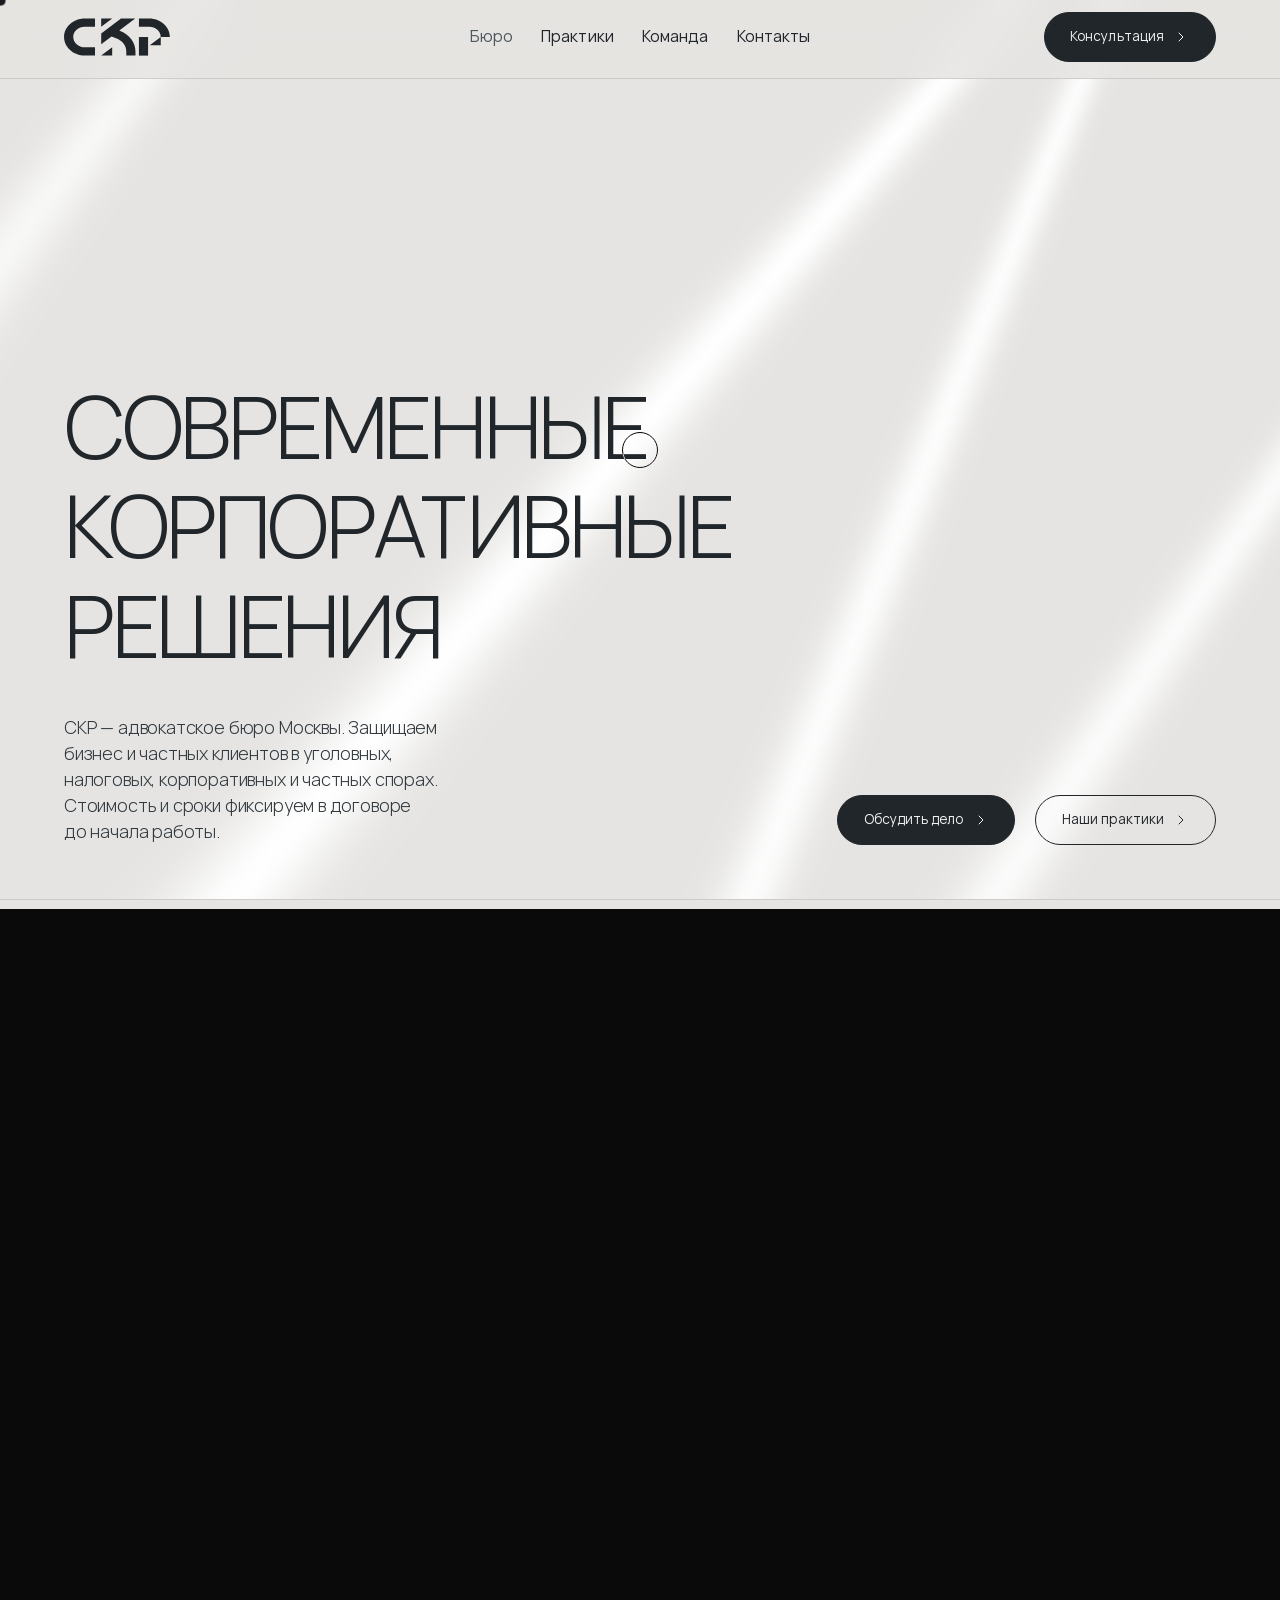
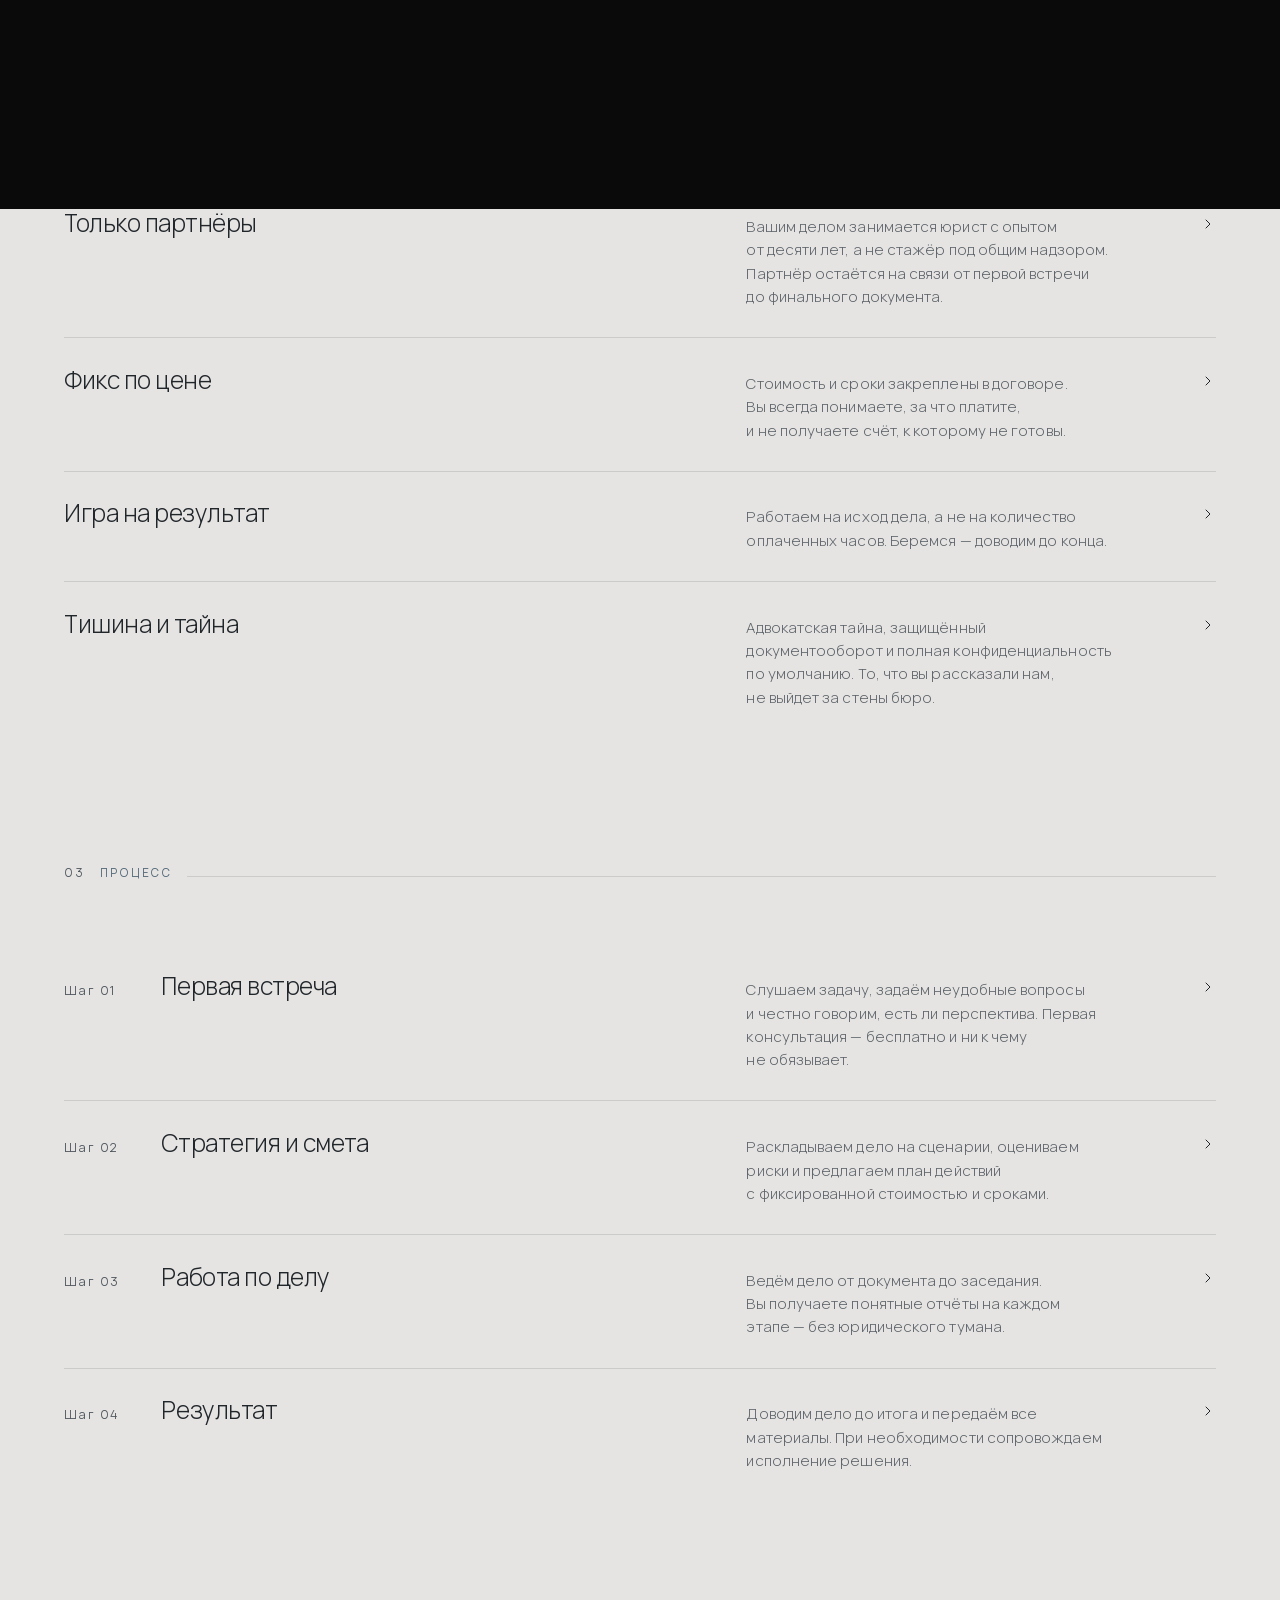
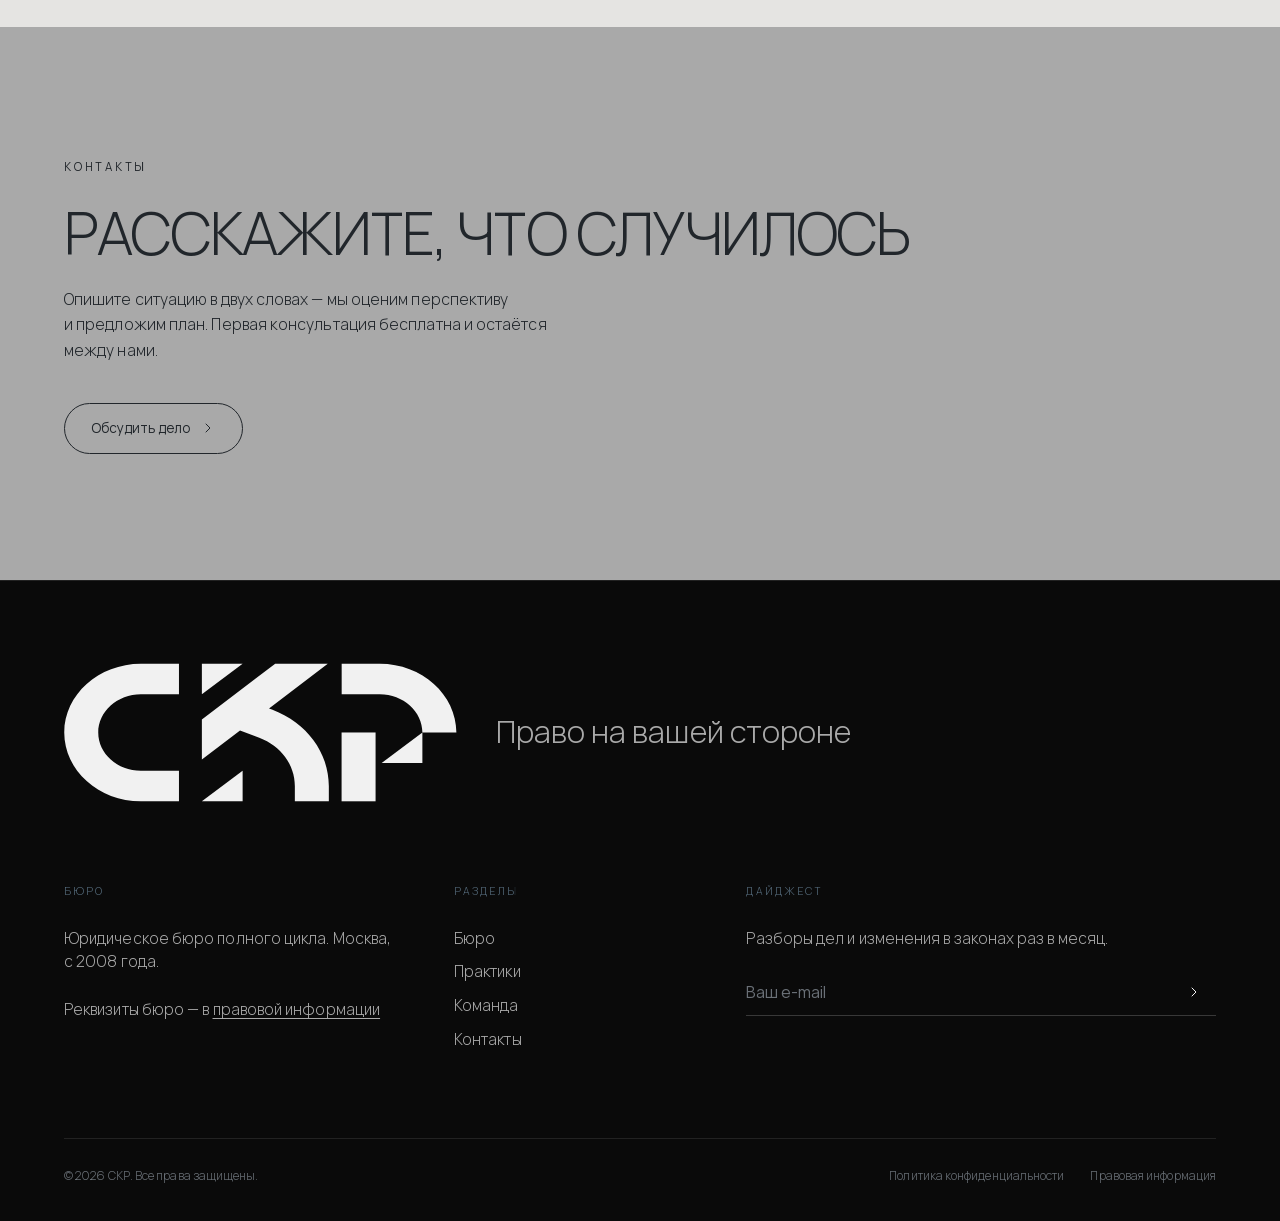
<file: index.html>
<!DOCTYPE html>
<html lang="ru">
<head>
<meta charset="UTF-8">
<meta name="viewport" content="width=device-width, initial-scale=1.0">
<title>СКР — Юридическое бюро полного цикла | Москва</title>
<meta name="description" content="СКР — бутиковое юридическое бюро полного цикла из Москвы. Работаем с 2008 года с бизнесом и частными клиентами там, где цена ошибки слишком высока.">
<link rel="icon" type="image/svg+xml" href="assets/img/favicon.svg">
<link rel="preload" href="assets/fonts/vela-200-800.woff2" as="font" type="font/woff2" crossorigin>
<link rel="stylesheet" href="assets/css/style.css?v=20261019-all-light">
</head>
<body class="no-js">

<!-- cursor -->
<div class="cur" aria-hidden="true"></div>
<div class="cur cur-ring" aria-hidden="true"></div>

<!-- ===================== HEADER ===================== -->
<header class="hdr">
<div class="hdr__in">
<a href="index.html" class="logo cursor-target" aria-label="СКР — юридическое бюро">
<svg viewBox="62 213 472 169" xmlns="http://www.w3.org/2000/svg">
<path d="M62.3,297.6c0,45.5,41.3,82.6,92,82.6H200v-36.6h-45.7c-28.2,0-51.2-20.6-51.2-46c0-25.3,23-46,51.2-46H200v-36.6h-45.7C103.6,215.1,62.3,252.1,62.3,297.6z"/>
<path d="M312.3,270.3l-4.2-1.6l70.5-53.7h-63.1l-88,67v48.1l45.8-34.9l23.1,8.8c26,9.8,42.7,32.5,42.7,57.8v18.3h40.8v-18.3C379.9,321.9,353.4,285.9,312.3,270.3z"/>
<path d="M492.2,297.6H533c0-45.5-41.3-82.6-92-82.6h-45.7v36.6h45.7C469.2,251.7,492.2,272.3,492.2,297.6z"/>
<rect x="395.2" y="297.6" width="40.8" height="82.6"/>
<polygon points="276.4,343.6 276.4,380.2 227.5,380.2"/>
<polygon points="492.2,297.6 492.2,334.3 443.3,334.3"/>
<polygon points="227.5,251.7 227.5,215.1 276.4,215.1"/>
</svg>
</a>
<nav class="nav">
<a href="index.html" class="cursor-target is-active" aria-current="page">Бюро</a>
<a href="praktiki.html" class="cursor-target">Практики</a>
<a href="komanda.html" class="cursor-target">Команда</a>
<a href="kontakty.html" class="cursor-target">Контакты</a>
</nav>
<a href="kontakty.html#leadForm" class="hdr__cta btn btn--solid cursor-target"><span class="lbl">Консультация</span><span class="arr" aria-hidden="true"><svg viewBox="0 0 24 24" width="16" height="16" fill="none" stroke="currentColor" stroke-width="1.5" stroke-linecap="round" stroke-linejoin="round" aria-hidden="true"><path d="m9 18 6-6-6-6"/></svg></span></a>
<button class="burger cursor-target" id="burger" aria-label="Меню"><span></span><span></span></button>
</div>
</header>


<!-- mobile menu -->
<div class="mm" id="mm">
<div class="mm__top">
<span class="logo" aria-hidden="true">
<svg viewBox="62 213 472 169" xmlns="http://www.w3.org/2000/svg">
<path d="M62.3,297.6c0,45.5,41.3,82.6,92,82.6H200v-36.6h-45.7c-28.2,0-51.2-20.6-51.2-46c0-25.3,23-46,51.2-46H200v-36.6h-45.7C103.6,215.1,62.3,252.1,62.3,297.6z"/>
<path d="M312.3,270.3l-4.2-1.6l70.5-53.7h-63.1l-88,67v48.1l45.8-34.9l23.1,8.8c26,9.8,42.7,32.5,42.7,57.8v18.3h40.8v-18.3C379.9,321.9,353.4,285.9,312.3,270.3z"/>
<path d="M492.2,297.6H533c0-45.5-41.3-82.6-92-82.6h-45.7v36.6h45.7C469.2,251.7,492.2,272.3,492.2,297.6z"/>
<rect x="395.2" y="297.6" width="40.8" height="82.6"/>
<polygon points="276.4,343.6 276.4,380.2 227.5,380.2"/>
<polygon points="492.2,297.6 492.2,334.3 443.3,334.3"/>
<polygon points="227.5,251.7 227.5,215.1 276.4,215.1"/>
</svg>
</span>
<button class="mm__x" id="mmx" aria-label="Закрыть">✕</button>
</div>
<nav>
<a href="index.html" class="mlink is-active">Бюро</a>
<a href="praktiki.html" class="mlink">Практики</a>
<a href="komanda.html" class="mlink">Команда</a>
<a href="kontakty.html" class="mlink">Контакты</a>
</nav>
<div class="mm__foot">
<span>Москва</span>
<span><a href="tel:+74951234567">+7&nbsp;(495)&nbsp;123-45-67</a></span>
</div>
</div>

<!-- ===================== HERO — 1.1 ===================== -->
<section class="hero hero--beige" id="top">
<canvas class="hero__bg" id="heroBg" aria-hidden="true"></canvas>
<div class="hero__h full">
<h1 data-hero>
<span class="row"><i>Современные</i></span>
<span class="row"><i>корпоративные</i></span>
<span class="row"><i>решения</i></span>
</h1>
<div class="hero__base">
<p class="hero__lead lead muted fx" data-fade>СКР&nbsp;— адвокатское бюро Москвы. Защищаем бизнес и&nbsp;частных клиентов в&nbsp;уголовных, налоговых, корпоративных и&nbsp;частных спорах. Стоимость и&nbsp;сроки фиксируем в&nbsp;договоре до&nbsp;начала работы.</p>
<div class="hero__actions fx" data-fade>
<a href="kontakty.html" class="btn btn--solid cursor-target"><span class="lbl">Обсудить дело</span><span class="arr" aria-hidden="true"><svg viewBox="0 0 24 24" width="16" height="16" fill="none" stroke="currentColor" stroke-width="1.5" stroke-linecap="round" stroke-linejoin="round" aria-hidden="true"><path d="m9 18 6-6-6-6"/></svg></span></a>
<a href="praktiki.html" class="btn cursor-target"><span class="lbl">Наши практики</span> <span class="arr" aria-hidden="true"><svg viewBox="0 0 24 24" width="16" height="16" fill="none" stroke="currentColor" stroke-width="1.5" stroke-linecap="round" stroke-linejoin="round" aria-hidden="true"><path d="m9 18 6-6-6-6"/></svg></span></a>
</div>
</div>
</div>
</section>

<!-- ===================== FACTS ===================== -->
<section class="pad full" id="facts">
<div class="facts" style="margin-top:0;">
<div class="fact fx" data-fade>
<div class="fact__n"><span data-count-to="2008" data-count-from="1970">2008</span></div>
<div class="fact__l">год основания бюро</div>
</div>
<div class="fact fx" data-fade>
<div class="fact__n"><span data-count-to="15">15</span>+&nbsp;лет</div>
<div class="fact__l">непрерывной практики</div>
</div>
<div class="fact fx" data-fade>
<div class="fact__n"><span data-count-to="500" data-count-from="400">500</span>+</div>
<div class="fact__l">проведённых дел и&nbsp;сделок</div>
</div>
<div class="fact fx" data-fade>
<div class="fact__n"><span data-count-to="5">5</span> практик</div>
<div class="fact__l">узкая специализация в&nbsp;каждой</div>
</div>
<div class="fact fx" data-fade>
<div class="fact__n">Фикс</div>
<div class="fact__l">стоимости и&nbsp;сроков в&nbsp;каждом договоре</div>
</div>
</div>
</section>

<!-- ===================== ABOUT — 1.2 / 1.3 ===================== -->
<section class="pad full" id="about" style="padding-top:0;">
<div class="sec-head fx" data-fade>
<span class="idx">01</span>
<span class="kicker">Бюро</span>
<span class="rule"></span>
</div>
<div class="grid about__cols">
<div class="about__l">
<p class="statement" data-words>Когда ставки высоки, а&nbsp;на&nbsp;кону ваше имущество, репутация или свобода, право перестаёт быть теорией и&nbsp;превращается <span class="em">в&nbsp;поле боя</span>.</p>
<p class="lead fx" data-fade>Не&nbsp;просто юрист, а&nbsp;адвокат, который видит за&nbsp;статьями закона живого человека.</p>
</div>
<div class="about__r">
<p class="body-sm fx" data-fade>Адвокатское бюро города Москвы «Современные корпоративные решения» строит защиту на&nbsp;экспертизе, индивидуальной стратегии и&nbsp;конфиденциальности.</p>
<p class="body-sm fx" data-fade>Честно оцениваем перспективы и&nbsp;риски, согласуем стоимость и&nbsp;сроки до&nbsp;начала работы. Ведём дело лично&nbsp;— от&nbsp;первого разговора до&nbsp;результата.</p>
</div>
</div>
</section>

<!-- ===================== PRINCIPLES — 1.4 ===================== -->
<section class="pad full" id="principles" style="padding-top:0;">
<div class="sec-head fx" data-fade>
<span class="idx">02</span>
<span class="kicker">Принципы</span>
<span class="rule"></span>
</div>
<div class="values" style="margin-top:0;">
<div class="vrow cursor-target fx" data-fade>
<span class="vt">Только партнёры</span>
<span class="vd">Вашим делом занимается юрист с&nbsp;опытом от&nbsp;десяти лет, а&nbsp;не&nbsp;стажёр под общим надзором. Партнёр остаётся на&nbsp;связи от&nbsp;первой встречи до&nbsp;финального документа.</span>
<span class="va"><svg viewBox="0 0 24 24" width="16" height="16" fill="none" stroke="currentColor" stroke-width="1.5" stroke-linecap="round" stroke-linejoin="round" aria-hidden="true"><path d="m9 18 6-6-6-6"/></svg></span>
</div>
<div class="vrow cursor-target fx" data-fade>
<span class="vt">Фикс по&nbsp;цене</span>
<span class="vd">Стоимость и&nbsp;сроки закреплены в&nbsp;договоре. Вы&nbsp;всегда понимаете, за&nbsp;что платите, и&nbsp;не&nbsp;получаете счёт, к&nbsp;которому не&nbsp;готовы.</span>
<span class="va"><svg viewBox="0 0 24 24" width="16" height="16" fill="none" stroke="currentColor" stroke-width="1.5" stroke-linecap="round" stroke-linejoin="round" aria-hidden="true"><path d="m9 18 6-6-6-6"/></svg></span>
</div>
<div class="vrow cursor-target fx" data-fade>
<span class="vt">Игра на&nbsp;результат</span>
<span class="vd">Работаем на&nbsp;исход дела, а&nbsp;не&nbsp;на&nbsp;количество оплаченных часов. Беремся&nbsp;— доводим до&nbsp;конца.</span>
<span class="va"><svg viewBox="0 0 24 24" width="16" height="16" fill="none" stroke="currentColor" stroke-width="1.5" stroke-linecap="round" stroke-linejoin="round" aria-hidden="true"><path d="m9 18 6-6-6-6"/></svg></span>
</div>
<div class="vrow cursor-target fx" data-fade>
<span class="vt">Тишина и&nbsp;тайна</span>
<span class="vd">Адвокатская тайна, защищённый документооборот и&nbsp;полная конфиденциальность по&nbsp;умолчанию. То, что вы&nbsp;рассказали нам, не&nbsp;выйдет за&nbsp;стены бюро.</span>
<span class="va"><svg viewBox="0 0 24 24" width="16" height="16" fill="none" stroke="currentColor" stroke-width="1.5" stroke-linecap="round" stroke-linejoin="round" aria-hidden="true"><path d="m9 18 6-6-6-6"/></svg></span>
</div>
</div>
</section>

<!-- ===================== PROCESS — 1.5 ===================== -->
<section class="pad full" id="process" style="padding-top:0;">
<div class="sec-head fx" data-fade>
<span class="idx">03</span>
<span class="kicker">Процесс</span>
<span class="rule"></span>
</div>
<div class="values" style="margin-top:0;">
<div class="vrow cursor-target fx" data-fade>
<span class="vn">Шаг 01</span>
<span class="vt">Первая встреча</span>
<span class="vd">Слушаем задачу, задаём неудобные вопросы и&nbsp;честно говорим, есть&nbsp;ли перспектива. Первая консультация&nbsp;— бесплатно и&nbsp;ни&nbsp;к&nbsp;чему не&nbsp;обязывает.</span>
<span class="va"><svg viewBox="0 0 24 24" width="16" height="16" fill="none" stroke="currentColor" stroke-width="1.5" stroke-linecap="round" stroke-linejoin="round" aria-hidden="true"><path d="m9 18 6-6-6-6"/></svg></span>
</div>
<div class="vrow cursor-target fx" data-fade>
<span class="vn">Шаг 02</span>
<span class="vt">Стратегия и&nbsp;смета</span>
<span class="vd">Раскладываем дело на&nbsp;сценарии, оцениваем риски и&nbsp;предлагаем план действий с&nbsp;фиксированной стоимостью и&nbsp;сроками.</span>
<span class="va"><svg viewBox="0 0 24 24" width="16" height="16" fill="none" stroke="currentColor" stroke-width="1.5" stroke-linecap="round" stroke-linejoin="round" aria-hidden="true"><path d="m9 18 6-6-6-6"/></svg></span>
</div>
<div class="vrow cursor-target fx" data-fade>
<span class="vn">Шаг 03</span>
<span class="vt">Работа по&nbsp;делу</span>
<span class="vd">Ведём дело от&nbsp;документа до&nbsp;заседания. Вы&nbsp;получаете понятные отчёты на&nbsp;каждом этапе&nbsp;— без юридического тумана.</span>
<span class="va"><svg viewBox="0 0 24 24" width="16" height="16" fill="none" stroke="currentColor" stroke-width="1.5" stroke-linecap="round" stroke-linejoin="round" aria-hidden="true"><path d="m9 18 6-6-6-6"/></svg></span>
</div>
<div class="vrow cursor-target fx" data-fade>
<span class="vn">Шаг 04</span>
<span class="vt">Результат</span>
<span class="vd">Доводим дело до&nbsp;итога и&nbsp;передаём все материалы. При необходимости сопровождаем исполнение решения.</span>
<span class="va"><svg viewBox="0 0 24 24" width="16" height="16" fill="none" stroke="currentColor" stroke-width="1.5" stroke-linecap="round" stroke-linejoin="round" aria-hidden="true"><path d="m9 18 6-6-6-6"/></svg></span>
</div>
</div>
</section>

<!-- ===================== CTA — 1.7 ===================== -->
<section class="cta full">
<span class="kicker fx" data-fade>Контакты</span>
<h2 class="cta__h fx" data-fade>Расскажите, что случилось</h2>
<p class="cta__p fx" data-fade>Опишите ситуацию в&nbsp;двух словах&nbsp;— мы&nbsp;оценим перспективу и&nbsp;предложим план. Первая консультация бесплатна и&nbsp;остаётся между нами.</p>
<div class="cta__act fx" data-fade>
<a href="kontakty.html" class="btn cursor-target"><span class="lbl">Обсудить дело</span><span class="arr" aria-hidden="true"><svg viewBox="0 0 24 24" width="16" height="16" fill="none" stroke="currentColor" stroke-width="1.5" stroke-linecap="round" stroke-linejoin="round" aria-hidden="true"><path d="m9 18 6-6-6-6"/></svg></span></a>
</div>
</section>

<!-- ===================== FOOTER ===================== -->
<footer class="footer full">
<div class="grid">
<div class="footer__mark fx" data-fade>
<span class="logo footer__logo" aria-label="СКР">
<svg viewBox="62 213 472 169" xmlns="http://www.w3.org/2000/svg">
<path d="M62.3,297.6c0,45.5,41.3,82.6,92,82.6H200v-36.6h-45.7c-28.2,0-51.2-20.6-51.2-46c0-25.3,23-46,51.2-46H200v-36.6h-45.7C103.6,215.1,62.3,252.1,62.3,297.6z"/>
<path d="M312.3,270.3l-4.2-1.6l70.5-53.7h-63.1l-88,67v48.1l45.8-34.9l23.1,8.8c26,9.8,42.7,32.5,42.7,57.8v18.3h40.8v-18.3C379.9,321.9,353.4,285.9,312.3,270.3z"/>
<path d="M492.2,297.6H533c0-45.5-41.3-82.6-92-82.6h-45.7v36.6h45.7C469.2,251.7,492.2,272.3,492.2,297.6z"/>
<rect x="395.2" y="297.6" width="40.8" height="82.6"/>
<polygon points="276.4,343.6 276.4,380.2 227.5,380.2"/>
<polygon points="492.2,297.6 492.2,334.3 443.3,334.3"/>
<polygon points="227.5,251.7 227.5,215.1 276.4,215.1"/>
</svg>
</span>
<span class="tag">Право на&nbsp;вашей стороне</span>
</div>
</div>
<div class="grid footer__cols">
<div class="fcol fcol--a">
<h4>Бюро</h4>
<p class="muted" style="max-width:30ch;color:var(--grey);">Юридическое бюро полного цикла. Москва, с&nbsp;2008&nbsp;года.</p>
<p class="footer__req" style="margin-top:14px;">Реквизиты бюро&nbsp;— в&nbsp;<a href="privacy.html#legal" class="cursor-target" style="text-decoration:underline;text-underline-offset:3px;">правовой информации</a></p>
</div>
<div class="fcol fcol--b">
<h4>Разделы</h4>
<a href="index.html" class="cursor-target">Бюро</a>
<a href="praktiki.html" class="cursor-target">Практики</a>
<a href="komanda.html" class="cursor-target">Команда</a>
<a href="kontakty.html" class="cursor-target">Контакты</a>
</div>
<div class="fcol fcol--c">
<h4>Дайджест</h4>
<p class="muted" style="color:var(--grey);margin-bottom:14px;">Разборы дел и&nbsp;изменения в&nbsp;законах раз в&nbsp;месяц.</p>
<form class="fnews" id="newsForm">
<input type="email" placeholder="Ваш e-mail" required aria-label="Ваш e-mail">
<button type="submit" aria-label="Подписаться" class="cursor-target">
<svg viewBox="0 0 24 24" width="16" height="16" fill="none" stroke="currentColor" stroke-width="1.5" stroke-linecap="round" stroke-linejoin="round" aria-hidden="true"><path d="m9 18 6-6-6-6"/></svg>
</button>
</form>
</div>
</div>
<div class="footer__base">
<span class="c">© 2026 СКР. Все права защищены.</span>
<div class="links">
<a href="privacy.html" class="cursor-target">Политика конфиденциальности</a>
<a href="privacy.html#legal" class="cursor-target">Правовая информация</a>
</div>
</div>
</footer>

<script src="assets/js/hero-bg.js?v=20261019-soft-rays"></script>
<script src="assets/js/vendor/gsap.min.js"></script>
<script src="assets/js/vendor/ScrollTrigger.min.js"></script>
<script src="assets/js/vendor/lenis.min.js"></script>
<script src="assets/js/vendor/splitting.min.js"></script>
<script src="assets/js/main.js?v=20261019-header-facts"></script>
</body>
</html>
</file>
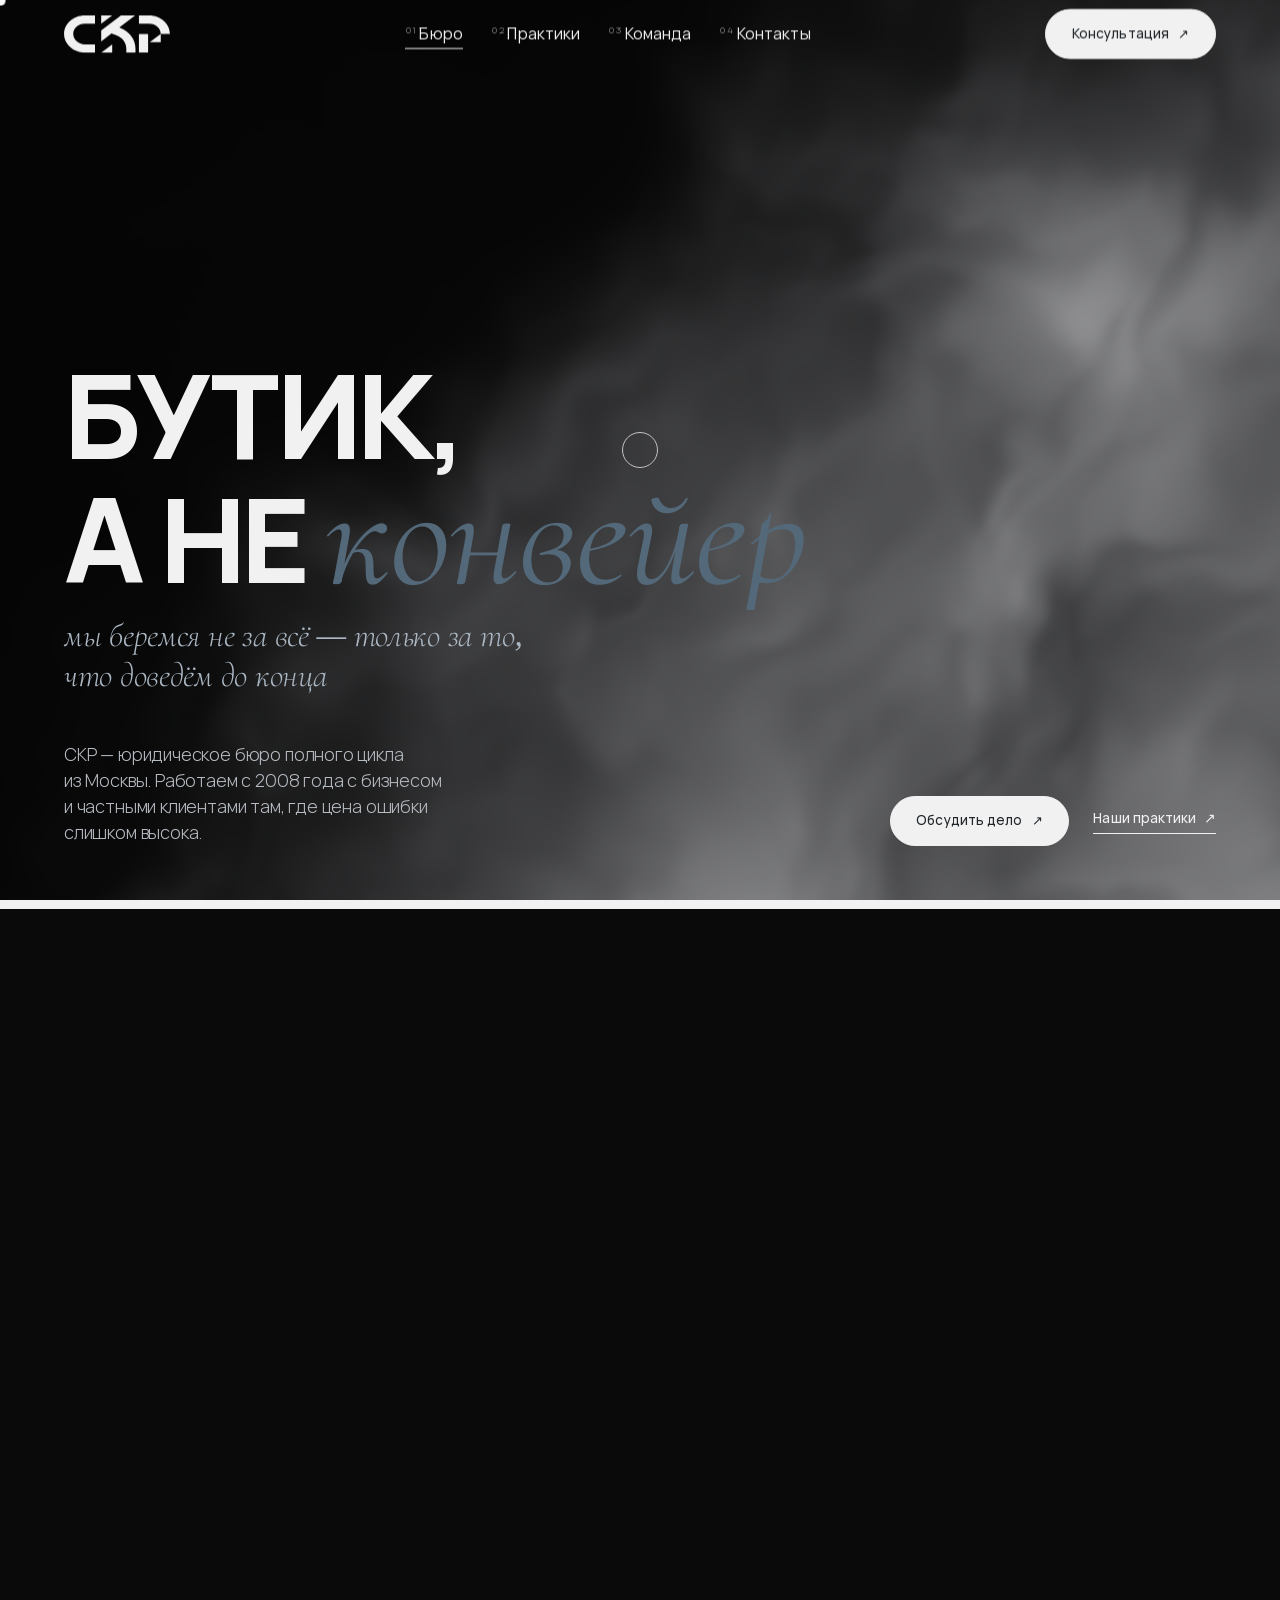
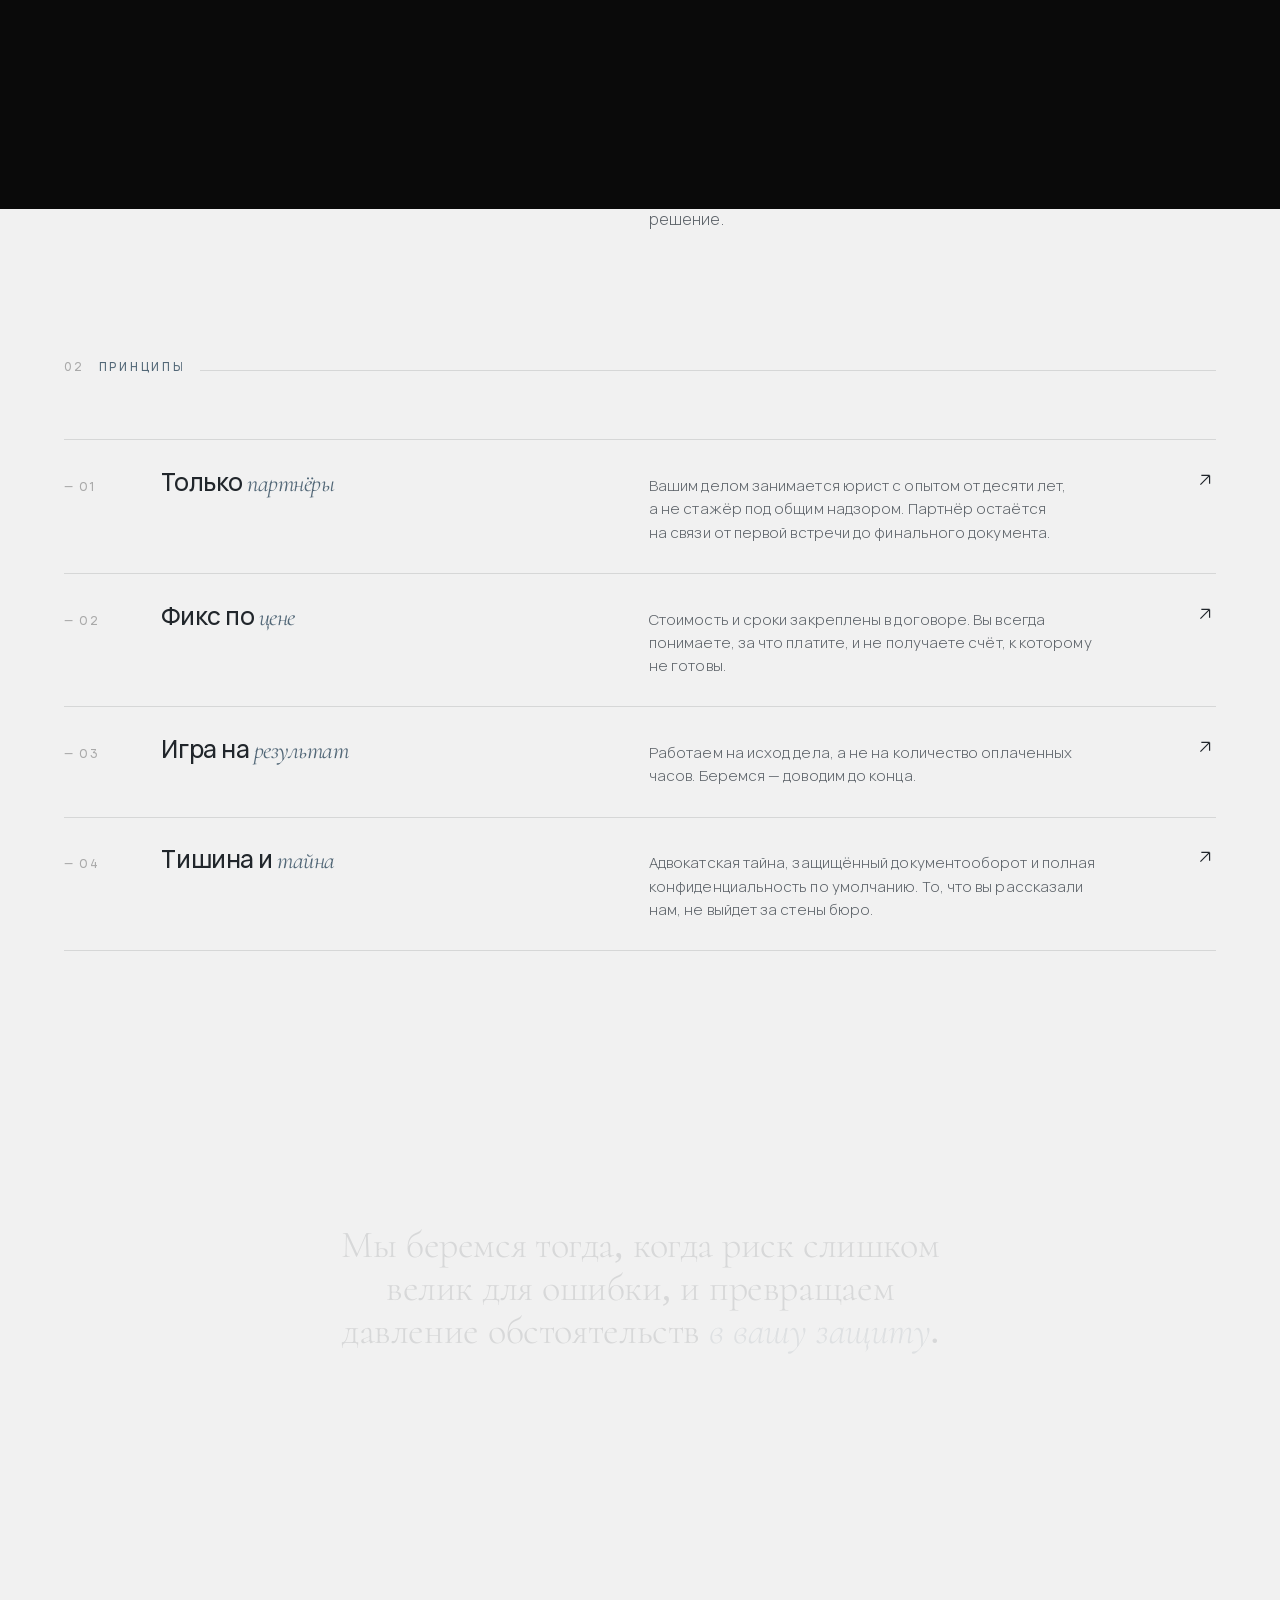
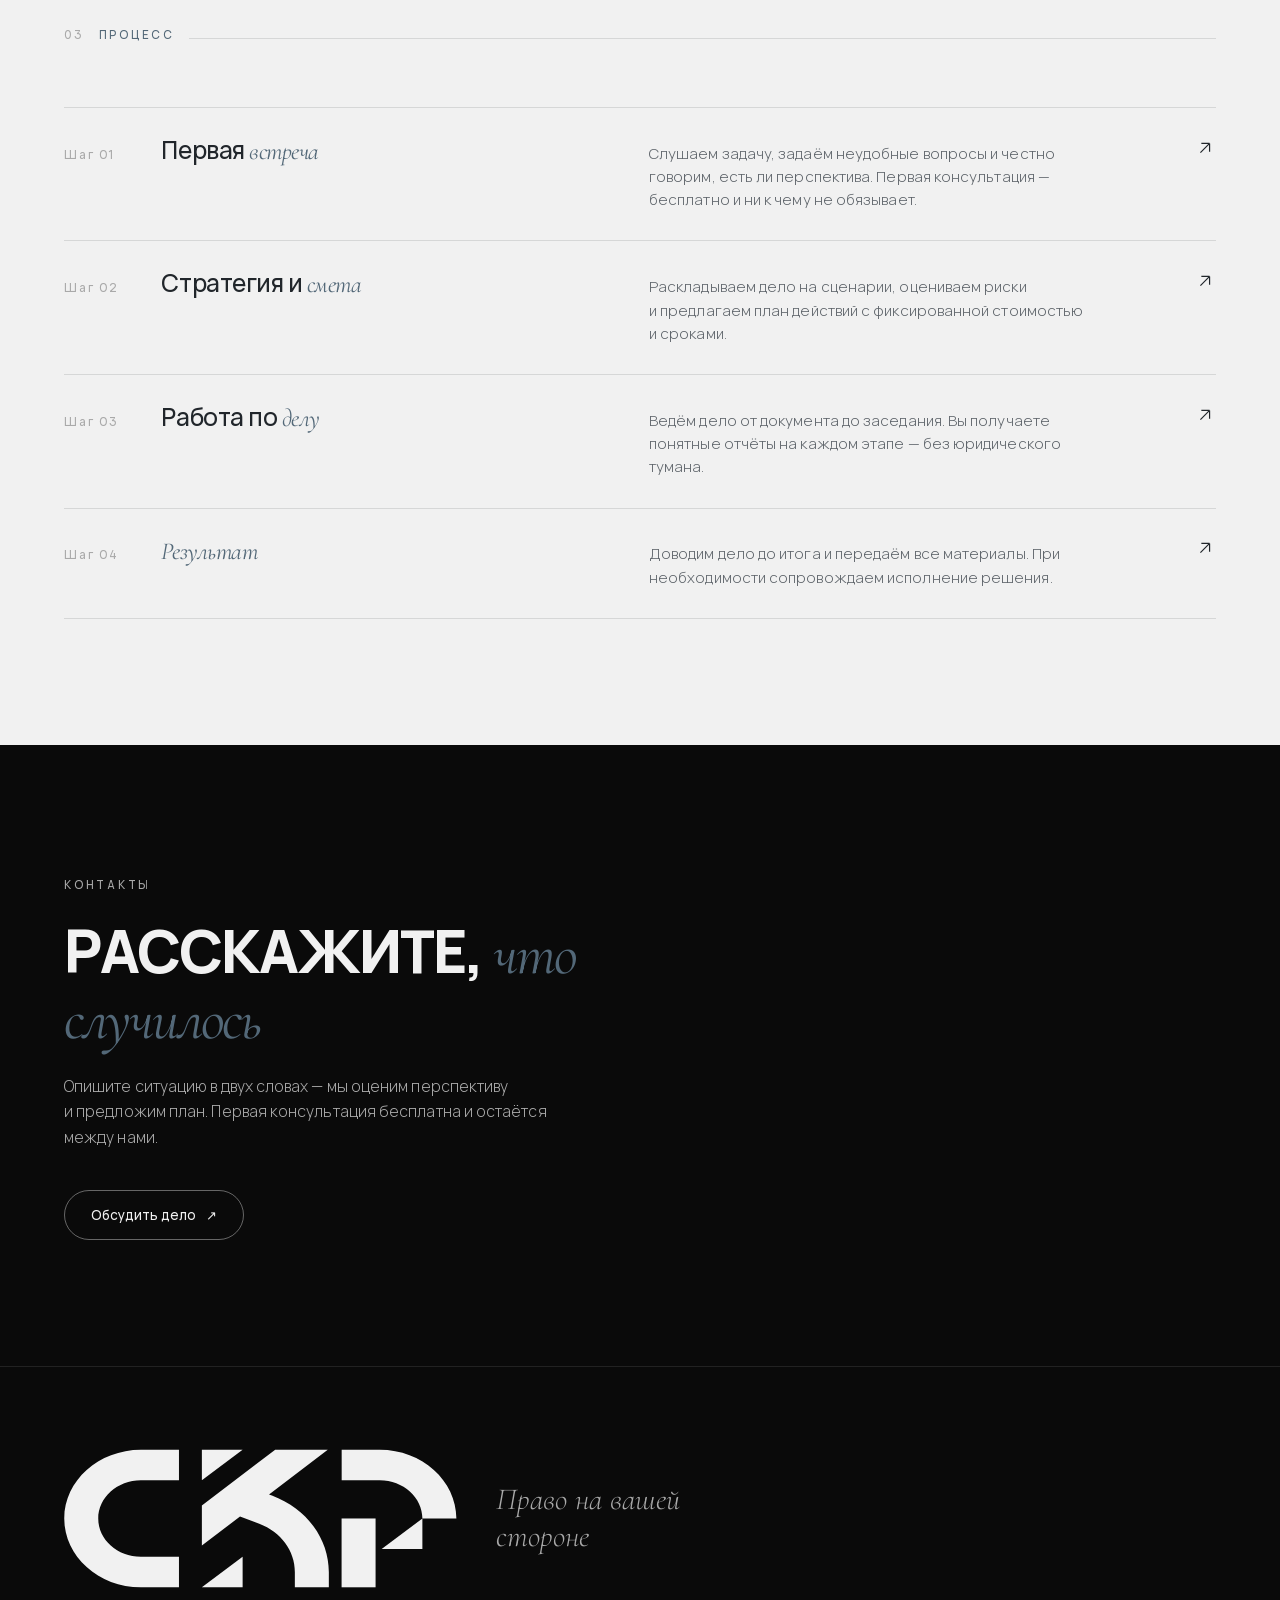
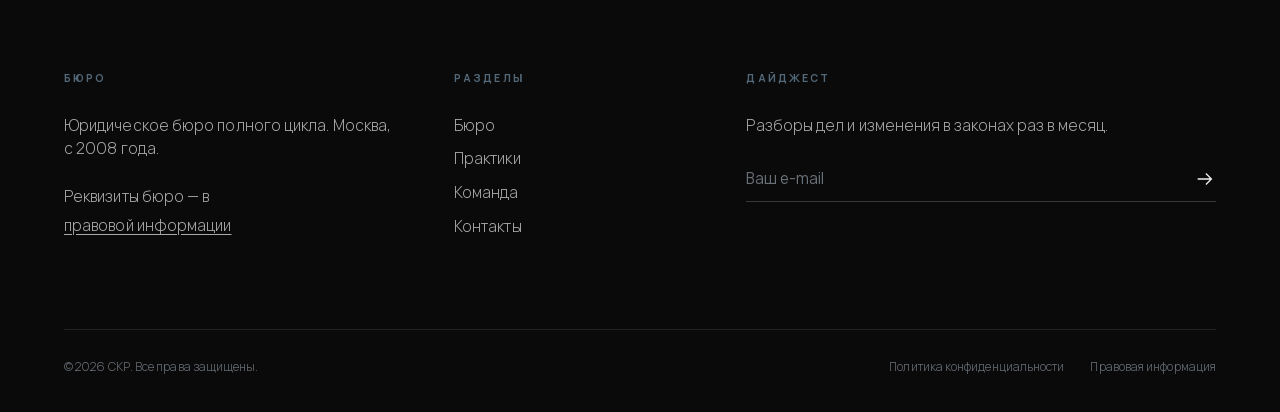
<file: site/index.html>
<!DOCTYPE html>
<html lang="ru">
<head>
<meta charset="UTF-8">
<meta name="viewport" content="width=device-width, initial-scale=1.0">
<title>СКР — Юридическое бюро полного цикла | Москва</title>
<meta name="description" content="СКР — бутиковое юридическое бюро полного цикла из Москвы. Работаем с 2008 года с бизнесом и частными клиентами там, где цена ошибки слишком высока.">
<link rel="icon" type="image/svg+xml" href="assets/img/favicon.svg">
<link rel="preload" href="assets/fonts/vela-200-800.woff2" as="font" type="font/woff2" crossorigin>
<link rel="preload" href="assets/fonts/cormorant-300-700.woff2" as="font" type="font/woff2" crossorigin>
<link rel="preload" href="assets/fonts/cormorant-300-700-italic.woff2" as="font" type="font/woff2" crossorigin>
<link rel="stylesheet" href="assets/css/style.css">
</head>
<body class="no-js">

<!-- cursor -->
<div class="cur" aria-hidden="true"></div>
<div class="cur cur-ring" aria-hidden="true"></div>

<!-- ===================== HEADER ===================== -->
<header class="hdr">
<div class="hdr__in">
<a href="index.html" class="logo cursor-target" aria-label="СКР — юридическое бюро">
<svg viewBox="62 213 472 169" xmlns="http://www.w3.org/2000/svg">
<path d="M62.3,297.6c0,45.5,41.3,82.6,92,82.6H200v-36.6h-45.7c-28.2,0-51.2-20.6-51.2-46c0-25.3,23-46,51.2-46H200v-36.6h-45.7C103.6,215.1,62.3,252.1,62.3,297.6z"/>
<path d="M312.3,270.3l-4.2-1.6l70.5-53.7h-63.1l-88,67v48.1l45.8-34.9l23.1,8.8c26,9.8,42.7,32.5,42.7,57.8v18.3h40.8v-18.3C379.9,321.9,353.4,285.9,312.3,270.3z"/>
<path d="M492.2,297.6H533c0-45.5-41.3-82.6-92-82.6h-45.7v36.6h45.7C469.2,251.7,492.2,272.3,492.2,297.6z"/>
<rect x="395.2" y="297.6" width="40.8" height="82.6"/>
<polygon points="276.4,343.6 276.4,380.2 227.5,380.2"/>
<polygon points="492.2,297.6 492.2,334.3 443.3,334.3"/>
<polygon points="227.5,251.7 227.5,215.1 276.4,215.1"/>
</svg>
</a>
<nav class="nav">
<a href="index.html" class="cursor-target is-active" aria-current="page"><span class="nn">01</span>Бюро</a>
<a href="praktiki.html" class="cursor-target"><span class="nn">02</span>Практики</a>
<a href="komanda.html" class="cursor-target"><span class="nn">03</span>Команда</a>
<a href="kontakty.html" class="cursor-target"><span class="nn">04</span>Контакты</a>
</nav>
<a href="kontakty.html" class="hdr__cta btn cursor-target"><span class="lbl">Консультация</span><span class="arr">↗</span></a>
<button class="burger cursor-target" id="burger" aria-label="Меню"><span></span><span></span></button>
</div>
</header>

<!-- mobile menu -->
<div class="mm" id="mm">
<div class="mm__top">
<span class="logo" aria-hidden="true">
<svg viewBox="62 213 472 169" xmlns="http://www.w3.org/2000/svg">
<path d="M62.3,297.6c0,45.5,41.3,82.6,92,82.6H200v-36.6h-45.7c-28.2,0-51.2-20.6-51.2-46c0-25.3,23-46,51.2-46H200v-36.6h-45.7C103.6,215.1,62.3,252.1,62.3,297.6z"/>
<path d="M312.3,270.3l-4.2-1.6l70.5-53.7h-63.1l-88,67v48.1l45.8-34.9l23.1,8.8c26,9.8,42.7,32.5,42.7,57.8v18.3h40.8v-18.3C379.9,321.9,353.4,285.9,312.3,270.3z"/>
<path d="M492.2,297.6H533c0-45.5-41.3-82.6-92-82.6h-45.7v36.6h45.7C469.2,251.7,492.2,272.3,492.2,297.6z"/>
<rect x="395.2" y="297.6" width="40.8" height="82.6"/>
<polygon points="276.4,343.6 276.4,380.2 227.5,380.2"/>
<polygon points="492.2,297.6 492.2,334.3 443.3,334.3"/>
<polygon points="227.5,251.7 227.5,215.1 276.4,215.1"/>
</svg>
</span>
<button class="mm__x" id="mmx" aria-label="Закрыть">✕</button>
</div>
<nav>
<a href="index.html" class="mlink is-active"><span class="mn">01</span>Бюро</a>
<a href="praktiki.html" class="mlink"><span class="mn">02</span>Практики</a>
<a href="komanda.html" class="mlink"><span class="mn">03</span>Команда</a>
<a href="kontakty.html" class="mlink"><span class="mn">04</span>Контакты</a>
</nav>
<div class="mm__foot">
<span>Москва</span>
<span><a href="tel:+74951234567">+7&nbsp;(495)&nbsp;123-45-67</a></span>
</div>
</div>

<!-- ===================== HERO — 1.1 ===================== -->
<section class="hero hero--dark" id="top">
<canvas class="hero__bg" id="heroBg" aria-hidden="true"></canvas>
<div class="hero__h full">
<h1 data-hero>
<span class="row"><i>Бутик,</i></span>
<span class="row"><i>а&nbsp;не&nbsp;<span class="accent">конвейер</span></i></span>
</h1>
<p class="hero__serif fx" data-fade>мы&nbsp;беремся не&nbsp;за&nbsp;всё&nbsp;— только за&nbsp;то, что доведём до&nbsp;конца</p>
<div class="hero__base">
<p class="hero__lead lead muted fx" data-fade>СКР&nbsp;— юридическое бюро полного цикла из&nbsp;Москвы. Работаем с&nbsp;2008 года с&nbsp;бизнесом и&nbsp;частными клиентами там, где цена ошибки слишком высока.</p>
<div class="hero__actions fx" data-fade>
<a href="kontakty.html" class="btn btn--solid cursor-target"><span class="lbl">Обсудить дело</span><span class="arr">↗</span></a>
<a href="praktiki.html" class="lnk cursor-target">Наши практики <span class="arr">↗</span></a>
</div>
</div>
</div>
</section>

<!-- ===================== FACTS ===================== -->
<section class="pad full" id="facts">
<div class="facts" style="margin-top:0;">
<div class="fact fx" data-fade>
<div class="fact__n">2008</div>
<div class="fact__l">год основания бюро</div>
</div>
<div class="fact fx" data-fade>
<div class="fact__n">15+&nbsp;<span class="em">лет</span></div>
<div class="fact__l">непрерывной практики</div>
</div>
<div class="fact fx" data-fade>
<div class="fact__n">500+</div>
<div class="fact__l">проведённых дел и&nbsp;сделок</div>
</div>
<div class="fact fx" data-fade>
<div class="fact__n">5&nbsp;<span class="em">практик</span></div>
<div class="fact__l">узкая специализация в&nbsp;каждой</div>
</div>
<div class="fact fx" data-fade>
<div class="fact__n"><span class="em">Фикс</span></div>
<div class="fact__l">стоимости и&nbsp;сроков в&nbsp;каждом договоре</div>
</div>
</div>
</section>

<!-- ===================== ABOUT — 1.2 / 1.3 ===================== -->
<section class="pad full" id="about" style="padding-top:0;">
<div class="sec-head fx" data-fade>
<span class="idx">01</span>
<span class="kicker">Бюро</span>
<span class="rule"></span>
</div>
<div class="grid about__cols">
<div class="about__l">
<p class="statement" data-words>Когда ставки высоки, а&nbsp;на&nbsp;кону ваше имущество, репутация или свобода, право перестаёт быть теорией и&nbsp;превращается <span class="em">в&nbsp;поле боя</span>.</p>
<p class="lead fx" data-fade>Не&nbsp;просто юрист, а&nbsp;адвокат, который видит за&nbsp;статьями закона живого человека.</p>
</div>
<div class="about__r">
<p class="body-sm fx" data-fade>Адвокатское бюро города Москвы «Современные корпоративные решения» строит защиту на&nbsp;трёх основаниях: глубокая экспертиза, индивидуальная стратегия и&nbsp;абсолютная конфиденциальность. Мы&nbsp;беремся за&nbsp;дела, от&nbsp;которых отказываются другие, и&nbsp;системно, шаг за&nbsp;шагом, ищем тот самый шанс на&nbsp;победу в&nbsp;суде, на&nbsp;переговорах или в&nbsp;досудебном урегулировании.</p>
<p class="body-sm fx" data-fade>Вы&nbsp;не&nbsp;услышите от&nbsp;нас пустых гарантий&nbsp;— мы&nbsp;честно анализируем перспективы, прогнозируем риски и&nbsp;предлагаем только те&nbsp;решения, которые действительно работают. С&nbsp;нами вы&nbsp;получаете не&nbsp;процесс ради процесса, а&nbsp;реальную опору: адвоката, который возьмёт удар на&nbsp;себя и&nbsp;проведёт вас через самый сложный этап с&nbsp;минимальными потерями.</p>
<p class="body-sm fx" data-fade>Первый разговор многое прояснит. Свяжитесь с&nbsp;нами, чтобы рассказать о&nbsp;своей ситуации, и&nbsp;вы&nbsp;почувствуете, что правовая неопределённость&nbsp;— это не&nbsp;приговор, а&nbsp;задача, у&nbsp;которой есть решение.</p>
</div>
</div>
</section>

<!-- ===================== PRINCIPLES — 1.4 ===================== -->
<section class="pad full" id="principles" style="padding-top:0;padding-bottom:0;">
<div class="sec-head fx" data-fade>
<span class="idx">02</span>
<span class="kicker">Принципы</span>
<span class="rule"></span>
</div>
<div class="values" style="margin-top:0;">
<div class="vrow cursor-target fx" data-fade>
<span class="vn">— 01</span>
<span class="vt">Только <span class="em">партнёры</span></span>
<span class="vd">Вашим делом занимается юрист с&nbsp;опытом от&nbsp;десяти лет, а&nbsp;не&nbsp;стажёр под общим надзором. Партнёр остаётся на&nbsp;связи от&nbsp;первой встречи до&nbsp;финального документа.</span>
<span class="va"><svg width="22" height="22" viewBox="0 0 24 24" fill="none"><path d="M7 17 17 7M17 7H8M17 7v9" stroke="currentColor" stroke-width="1.3"/></svg></span>
</div>
<div class="vrow cursor-target fx" data-fade>
<span class="vn">— 02</span>
<span class="vt">Фикс по&nbsp;<span class="em">цене</span></span>
<span class="vd">Стоимость и&nbsp;сроки закреплены в&nbsp;договоре. Вы&nbsp;всегда понимаете, за&nbsp;что платите, и&nbsp;не&nbsp;получаете счёт, к&nbsp;которому не&nbsp;готовы.</span>
<span class="va"><svg width="22" height="22" viewBox="0 0 24 24" fill="none"><path d="M7 17 17 7M17 7H8M17 7v9" stroke="currentColor" stroke-width="1.3"/></svg></span>
</div>
<div class="vrow cursor-target fx" data-fade>
<span class="vn">— 03</span>
<span class="vt">Игра на&nbsp;<span class="em">результат</span></span>
<span class="vd">Работаем на&nbsp;исход дела, а&nbsp;не&nbsp;на&nbsp;количество оплаченных часов. Беремся&nbsp;— доводим до&nbsp;конца.</span>
<span class="va"><svg width="22" height="22" viewBox="0 0 24 24" fill="none"><path d="M7 17 17 7M17 7H8M17 7v9" stroke="currentColor" stroke-width="1.3"/></svg></span>
</div>
<div class="vrow cursor-target fx" data-fade>
<span class="vn">— 04</span>
<span class="vt">Тишина и&nbsp;<span class="em">тайна</span></span>
<span class="vd">Адвокатская тайна, защищённый документооборот и&nbsp;полная конфиденциальность по&nbsp;умолчанию. То, что вы&nbsp;рассказали нам, не&nbsp;выйдет за&nbsp;стены бюро.</span>
<span class="va"><svg width="22" height="22" viewBox="0 0 24 24" fill="none"><path d="M7 17 17 7M17 7H8M17 7v9" stroke="currentColor" stroke-width="1.3"/></svg></span>
</div>
</div>
</section>

<!-- ===================== MANIFESTO — full-screen statement ===================== -->
<section class="manifesto full" id="manifesto">
<p class="statement manifesto__t" data-words>Мы&nbsp;беремся тогда, когда риск слишком велик для&nbsp;ошибки, и&nbsp;превращаем давление обстоятельств <span class="em">в&nbsp;вашу защиту</span>.</p>
</section>

<!-- ===================== PROCESS — 1.5 ===================== -->
<section class="pad full" id="process" style="padding-top:0;">
<div class="sec-head fx" data-fade>
<span class="idx">03</span>
<span class="kicker">Процесс</span>
<span class="rule"></span>
</div>
<div class="values" style="margin-top:0;">
<div class="vrow cursor-target fx" data-fade>
<span class="vn">Шаг 01</span>
<span class="vt">Первая <span class="em">встреча</span></span>
<span class="vd">Слушаем задачу, задаём неудобные вопросы и&nbsp;честно говорим, есть&nbsp;ли перспектива. Первая консультация&nbsp;— бесплатно и&nbsp;ни&nbsp;к&nbsp;чему не&nbsp;обязывает.</span>
<span class="va"><svg width="22" height="22" viewBox="0 0 24 24" fill="none"><path d="M7 17 17 7M17 7H8M17 7v9" stroke="currentColor" stroke-width="1.3"/></svg></span>
</div>
<div class="vrow cursor-target fx" data-fade>
<span class="vn">Шаг 02</span>
<span class="vt">Стратегия и&nbsp;<span class="em">смета</span></span>
<span class="vd">Раскладываем дело на&nbsp;сценарии, оцениваем риски и&nbsp;предлагаем план действий с&nbsp;фиксированной стоимостью и&nbsp;сроками.</span>
<span class="va"><svg width="22" height="22" viewBox="0 0 24 24" fill="none"><path d="M7 17 17 7M17 7H8M17 7v9" stroke="currentColor" stroke-width="1.3"/></svg></span>
</div>
<div class="vrow cursor-target fx" data-fade>
<span class="vn">Шаг 03</span>
<span class="vt">Работа по&nbsp;<span class="em">делу</span></span>
<span class="vd">Ведём дело от&nbsp;документа до&nbsp;заседания. Вы&nbsp;получаете понятные отчёты на&nbsp;каждом этапе&nbsp;— без юридического тумана.</span>
<span class="va"><svg width="22" height="22" viewBox="0 0 24 24" fill="none"><path d="M7 17 17 7M17 7H8M17 7v9" stroke="currentColor" stroke-width="1.3"/></svg></span>
</div>
<div class="vrow cursor-target fx" data-fade>
<span class="vn">Шаг 04</span>
<span class="vt"><span class="em">Результат</span></span>
<span class="vd">Доводим дело до&nbsp;итога и&nbsp;передаём все материалы. При необходимости сопровождаем исполнение решения.</span>
<span class="va"><svg width="22" height="22" viewBox="0 0 24 24" fill="none"><path d="M7 17 17 7M17 7H8M17 7v9" stroke="currentColor" stroke-width="1.3"/></svg></span>
</div>
</div>
</section>

<!-- ===================== CTA — 1.7 ===================== -->
<section class="cta full">
<span class="kicker fx" data-fade>Контакты</span>
<h2 class="cta__h fx" data-fade>Расскажите, <span class="em">что случилось</span></h2>
<p class="cta__p fx" data-fade>Опишите ситуацию в&nbsp;двух словах&nbsp;— мы&nbsp;оценим перспективу и&nbsp;предложим план. Первая консультация бесплатна и&nbsp;остаётся между нами.</p>
<div class="cta__act fx" data-fade>
<a href="kontakty.html" class="btn btn--on cursor-target"><span class="lbl">Обсудить дело</span><span class="arr">↗</span></a>
</div>
</section>

<!-- ===================== FOOTER ===================== -->
<footer class="footer full">
<div class="grid">
<div class="footer__mark fx" data-fade>
<span class="logo footer__logo" aria-label="СКР">
<svg viewBox="62 213 472 169" xmlns="http://www.w3.org/2000/svg">
<path d="M62.3,297.6c0,45.5,41.3,82.6,92,82.6H200v-36.6h-45.7c-28.2,0-51.2-20.6-51.2-46c0-25.3,23-46,51.2-46H200v-36.6h-45.7C103.6,215.1,62.3,252.1,62.3,297.6z"/>
<path d="M312.3,270.3l-4.2-1.6l70.5-53.7h-63.1l-88,67v48.1l45.8-34.9l23.1,8.8c26,9.8,42.7,32.5,42.7,57.8v18.3h40.8v-18.3C379.9,321.9,353.4,285.9,312.3,270.3z"/>
<path d="M492.2,297.6H533c0-45.5-41.3-82.6-92-82.6h-45.7v36.6h45.7C469.2,251.7,492.2,272.3,492.2,297.6z"/>
<rect x="395.2" y="297.6" width="40.8" height="82.6"/>
<polygon points="276.4,343.6 276.4,380.2 227.5,380.2"/>
<polygon points="492.2,297.6 492.2,334.3 443.3,334.3"/>
<polygon points="227.5,251.7 227.5,215.1 276.4,215.1"/>
</svg>
</span>
<span class="tag">Право на&nbsp;вашей стороне</span>
</div>
</div>
<div class="grid footer__cols">
<div class="fcol fcol--a">
<h4>Бюро</h4>
<p class="muted" style="max-width:30ch;color:var(--grey);">Юридическое бюро полного цикла. Москва, с&nbsp;2008&nbsp;года.</p>
<p class="footer__req" style="margin-top:14px;">Реквизиты бюро&nbsp;— в&nbsp;<a href="privacy.html#legal" class="cursor-target" style="text-decoration:underline;text-underline-offset:3px;">правовой информации</a></p>
</div>
<div class="fcol fcol--b">
<h4>Разделы</h4>
<a href="index.html" class="cursor-target">Бюро</a>
<a href="praktiki.html" class="cursor-target">Практики</a>
<a href="komanda.html" class="cursor-target">Команда</a>
<a href="kontakty.html" class="cursor-target">Контакты</a>
</div>
<div class="fcol fcol--c">
<h4>Дайджест</h4>
<p class="muted" style="color:var(--grey);margin-bottom:14px;">Разборы дел и&nbsp;изменения в&nbsp;законах раз в&nbsp;месяц.</p>
<form class="fnews" id="newsForm">
<input type="email" placeholder="Ваш e-mail" required aria-label="Ваш e-mail">
<button type="submit" aria-label="Подписаться" class="cursor-target">
<svg width="22" height="22" viewBox="0 0 24 24" fill="none"><path d="M4 12h15M13 6l6 6-6 6" stroke="currentColor" stroke-width="1.4"/></svg>
</button>
</form>
</div>
</div>
<div class="footer__base">
<span class="c">© 2026 СКР. Все права защищены.</span>
<div class="links">
<a href="privacy.html" class="cursor-target">Политика конфиденциальности</a>
<a href="privacy.html#legal" class="cursor-target">Правовая информация</a>
</div>
</div>
</footer>

<script src="assets/js/hero-bg.js"></script>
<script src="assets/js/vendor/gsap.min.js"></script>
<script src="assets/js/vendor/ScrollTrigger.min.js"></script>
<script src="assets/js/vendor/lenis.min.js"></script>
<script src="assets/js/vendor/splitting.min.js"></script>
<script src="assets/js/main.js"></script>
</body>
</html>
</file>
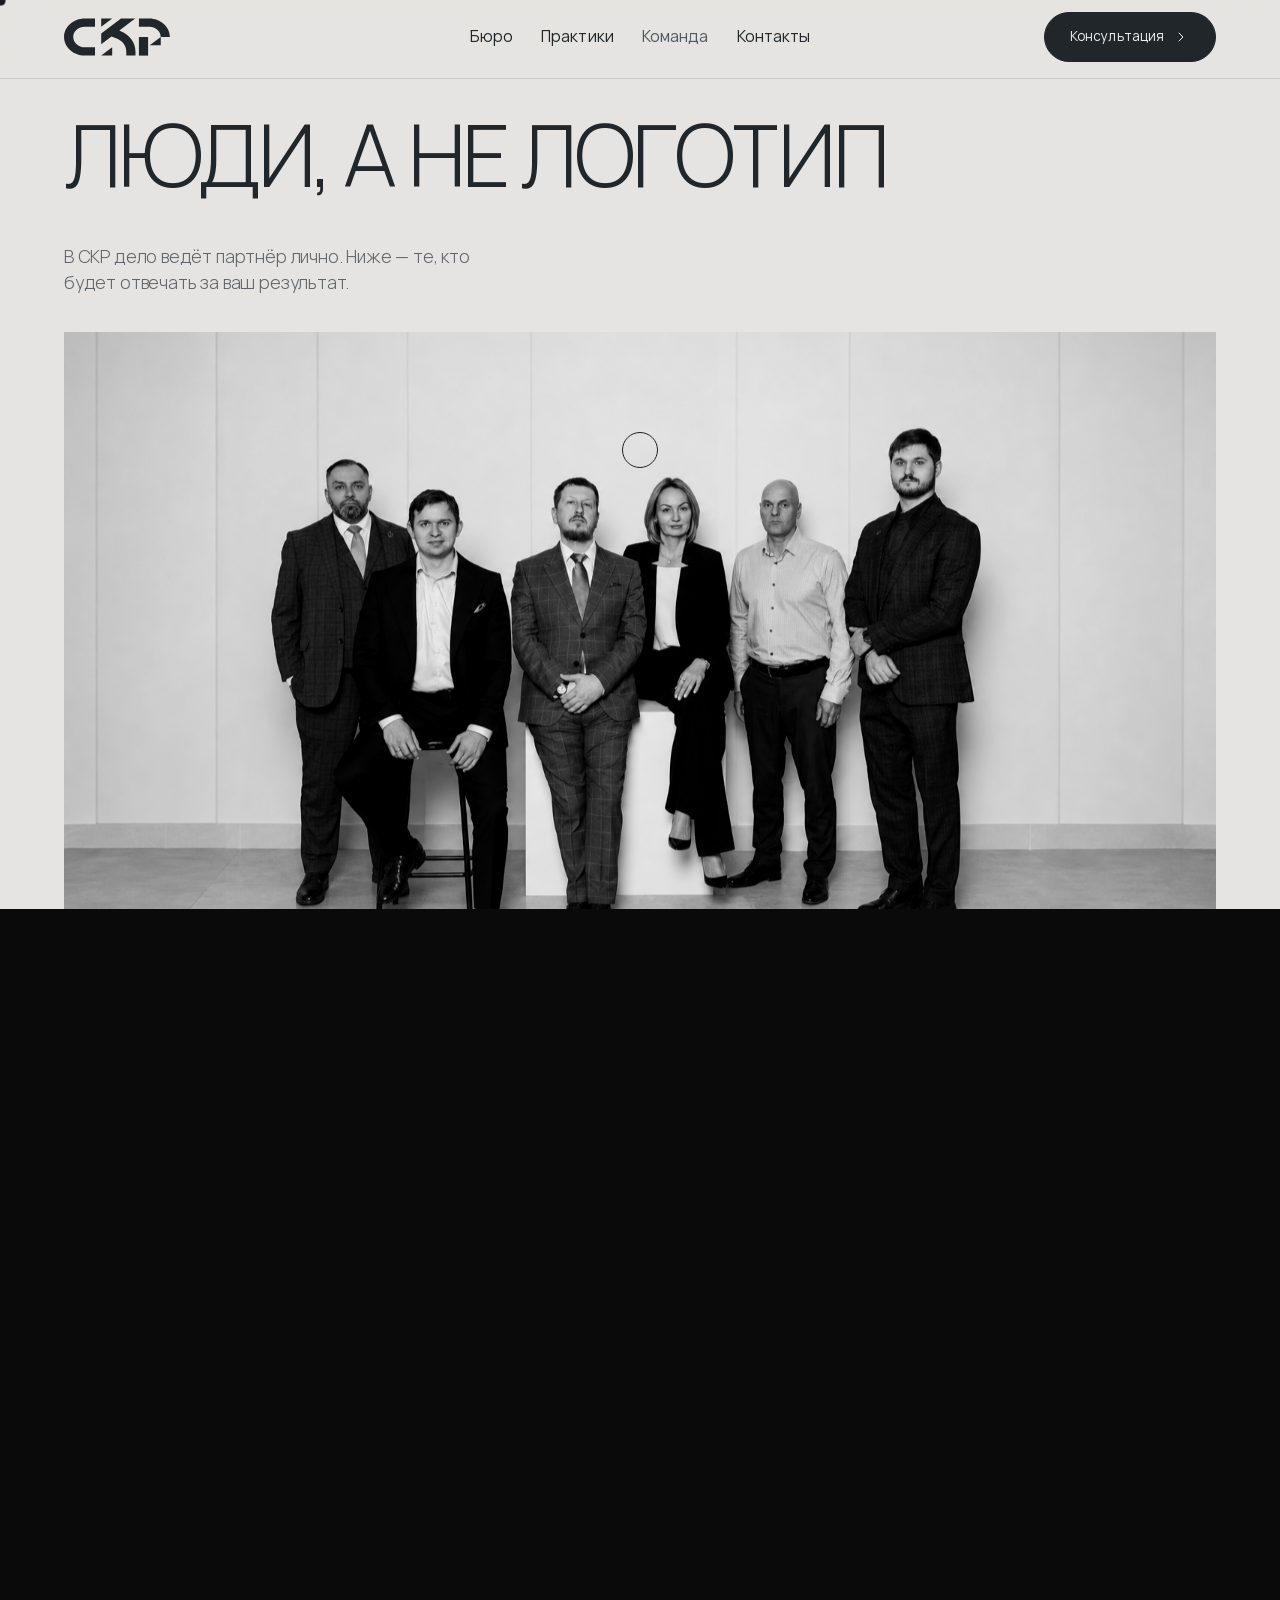
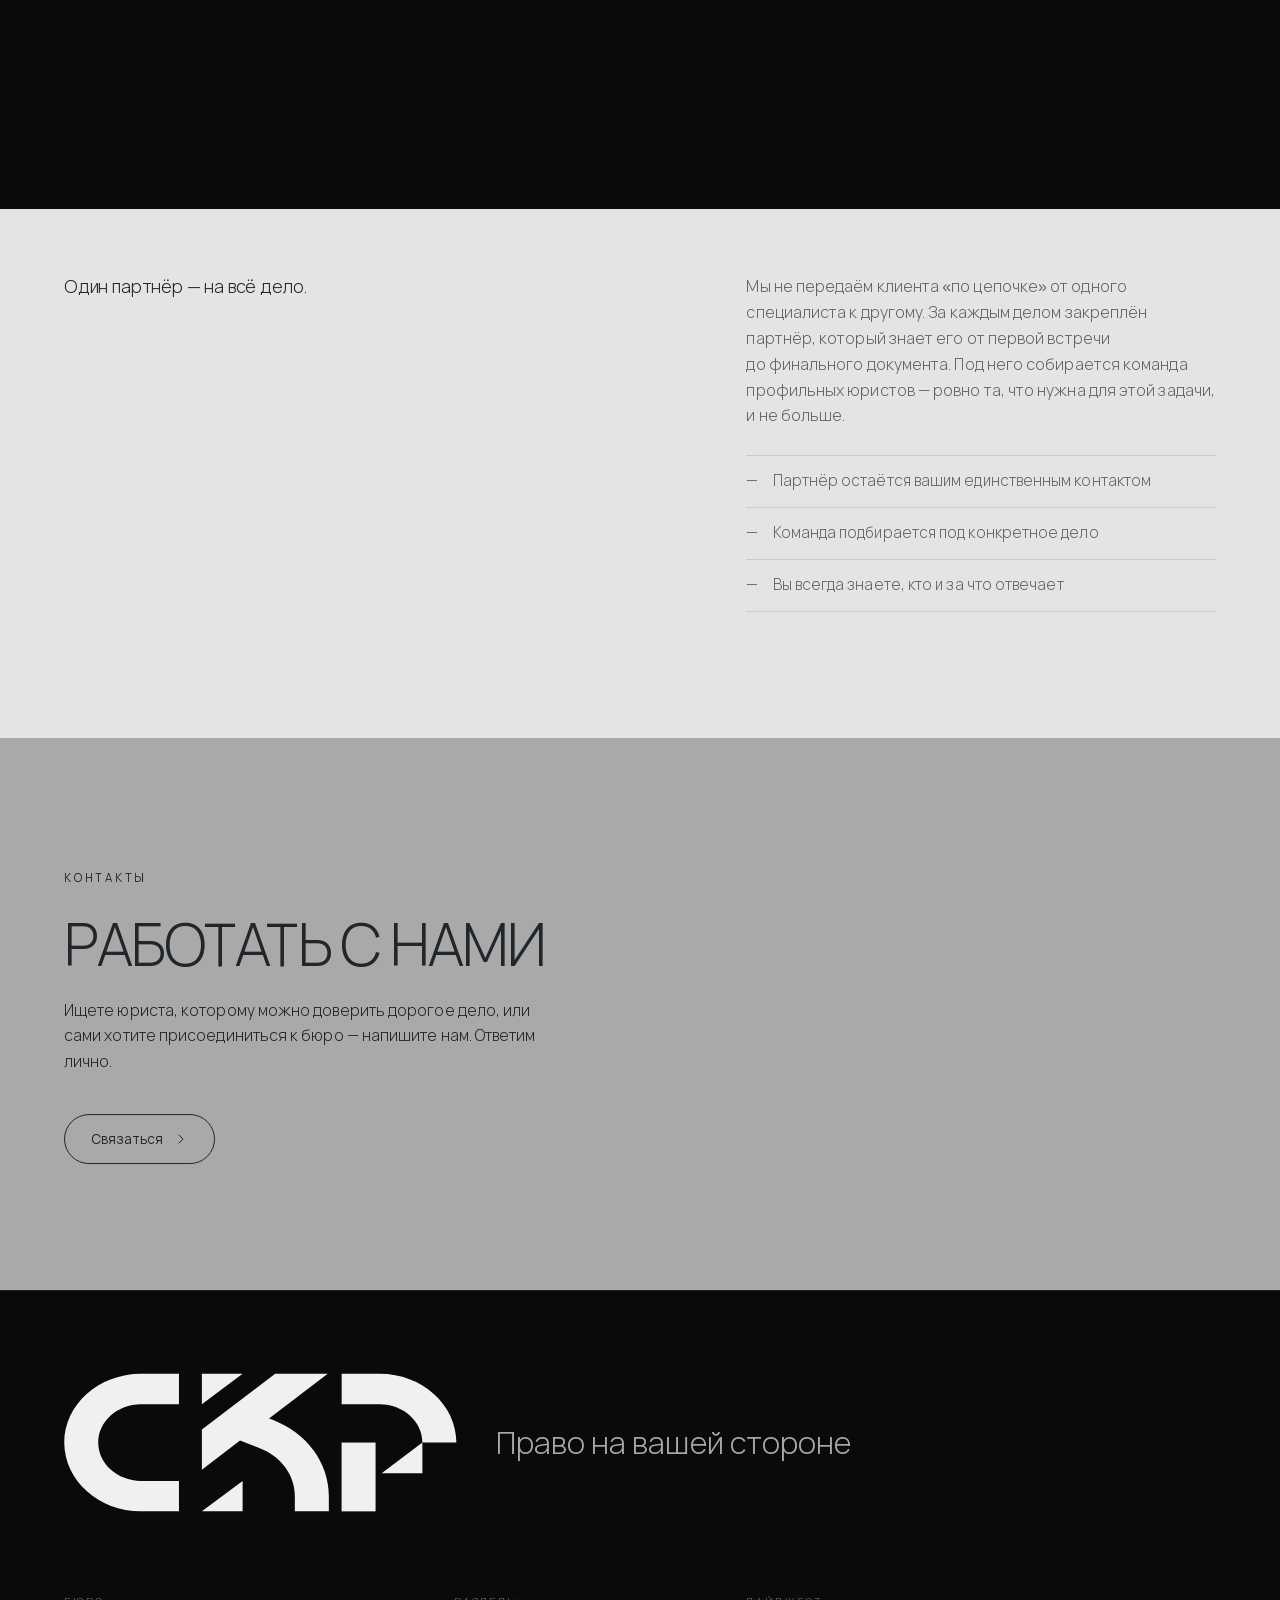
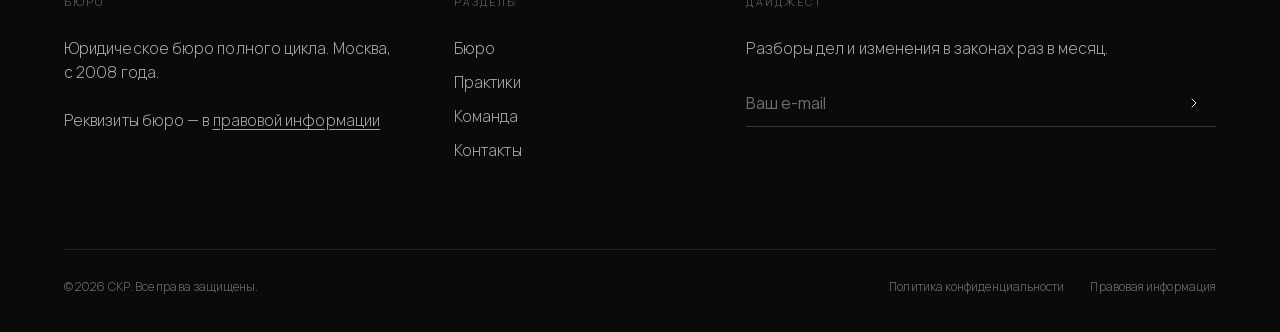
<file: komanda.html>
<!DOCTYPE html>
<html lang="ru">
<head>
<meta charset="UTF-8">
<meta name="viewport" content="width=device-width, initial-scale=1.0">
<title>Команда — СКР | Партнёры бюро</title>
<meta name="description" content="Команда СКР: в бюро дело ведёт партнёр лично. Партнёры по уголовной практике, налоговым спорам, разрешению споров и семейным делам.">
<link rel="icon" type="image/svg+xml" href="assets/img/favicon.svg">
<link rel="preload" href="assets/fonts/vela-200-800.woff2" as="font" type="font/woff2" crossorigin>
<link rel="stylesheet" href="assets/css/style.css?v=20261019-all-light">
</head>
<body class="no-js">

<!-- cursor -->
<div class="cur" aria-hidden="true"></div>
<div class="cur cur-ring" aria-hidden="true"></div>

<!-- ===================== HEADER ===================== -->
<header class="hdr">
<div class="hdr__in">
<a href="index.html" class="logo cursor-target" aria-label="СКР — юридическое бюро">
<svg viewBox="62 213 472 169" xmlns="http://www.w3.org/2000/svg">
<path d="M62.3,297.6c0,45.5,41.3,82.6,92,82.6H200v-36.6h-45.7c-28.2,0-51.2-20.6-51.2-46c0-25.3,23-46,51.2-46H200v-36.6h-45.7C103.6,215.1,62.3,252.1,62.3,297.6z"/>
<path d="M312.3,270.3l-4.2-1.6l70.5-53.7h-63.1l-88,67v48.1l45.8-34.9l23.1,8.8c26,9.8,42.7,32.5,42.7,57.8v18.3h40.8v-18.3C379.9,321.9,353.4,285.9,312.3,270.3z"/>
<path d="M492.2,297.6H533c0-45.5-41.3-82.6-92-82.6h-45.7v36.6h45.7C469.2,251.7,492.2,272.3,492.2,297.6z"/>
<rect x="395.2" y="297.6" width="40.8" height="82.6"/>
<polygon points="276.4,343.6 276.4,380.2 227.5,380.2"/>
<polygon points="492.2,297.6 492.2,334.3 443.3,334.3"/>
<polygon points="227.5,251.7 227.5,215.1 276.4,215.1"/>
</svg>
</a>
<nav class="nav">
<a href="index.html" class="cursor-target">Бюро</a>
<a href="praktiki.html" class="cursor-target">Практики</a>
<a href="komanda.html" class="cursor-target is-active" aria-current="page">Команда</a>
<a href="kontakty.html" class="cursor-target">Контакты</a>
</nav>
<a href="kontakty.html#leadForm" class="hdr__cta btn btn--solid cursor-target"><span class="lbl">Консультация</span><span class="arr" aria-hidden="true"><svg viewBox="0 0 24 24" width="16" height="16" fill="none" stroke="currentColor" stroke-width="1.5" stroke-linecap="round" stroke-linejoin="round" aria-hidden="true"><path d="m9 18 6-6-6-6"/></svg></span></a>
<button class="burger cursor-target" id="burger" aria-label="Меню"><span></span><span></span></button>
</div>
</header>


<!-- mobile menu -->
<div class="mm" id="mm">
<div class="mm__top">
<span class="logo" aria-hidden="true">
<svg viewBox="62 213 472 169" xmlns="http://www.w3.org/2000/svg">
<path d="M62.3,297.6c0,45.5,41.3,82.6,92,82.6H200v-36.6h-45.7c-28.2,0-51.2-20.6-51.2-46c0-25.3,23-46,51.2-46H200v-36.6h-45.7C103.6,215.1,62.3,252.1,62.3,297.6z"/>
<path d="M312.3,270.3l-4.2-1.6l70.5-53.7h-63.1l-88,67v48.1l45.8-34.9l23.1,8.8c26,9.8,42.7,32.5,42.7,57.8v18.3h40.8v-18.3C379.9,321.9,353.4,285.9,312.3,270.3z"/>
<path d="M492.2,297.6H533c0-45.5-41.3-82.6-92-82.6h-45.7v36.6h45.7C469.2,251.7,492.2,272.3,492.2,297.6z"/>
<rect x="395.2" y="297.6" width="40.8" height="82.6"/>
<polygon points="276.4,343.6 276.4,380.2 227.5,380.2"/>
<polygon points="492.2,297.6 492.2,334.3 443.3,334.3"/>
<polygon points="227.5,251.7 227.5,215.1 276.4,215.1"/>
</svg>
</span>
<button class="mm__x" id="mmx" aria-label="Закрыть">✕</button>
</div>
<nav>
<a href="index.html" class="mlink">Бюро</a>
<a href="praktiki.html" class="mlink">Практики</a>
<a href="komanda.html" class="mlink is-active">Команда</a>
<a href="kontakty.html" class="mlink">Контакты</a>
</nav>
<div class="mm__foot">
<span>Москва</span>
<span><a href="tel:+74951234567">+7&nbsp;(495)&nbsp;123-45-67</a></span>
</div>
</div>

<!-- ===================== HERO — 3.1 ===================== -->
<section class="hero hero--page hero--team" id="top">
<div class="hero__h full">
<h1 data-hero>
<span class="row"><i>Люди, а&nbsp;не логотип</i></span>
</h1>
<div class="hero__base">
<p class="hero__lead lead muted fx" data-fade>В&nbsp;СКР дело ведёт партнёр лично. Ниже&nbsp;— те, кто будет отвечать за&nbsp;ваш результат.</p>
</div>
</div>
</section>

<!-- ===================== TEAM — 3.2 / 3.3 ===================== -->
<section class="pad full" id="team" style="padding-top:0;">
<div class="grid">
<figure class="team-photo fx" data-fade>
<div class="ph">
<picture>
<img src="assets/img/team-group-spacious.png" width="1536" height="1024" alt="Команда юридического бюро СКР" loading="lazy">
</picture>
</div>
<figcaption>Команда бюро&nbsp;— Москва</figcaption>
</figure>
</div>
<div class="grid team__grid">
<figure class="mem cursor-target fx" data-fade>
<div class="mem__img">
<span class="mem__no">01</span>
<picture>
<source type="image/webp" srcset="assets/img/partner-voronov-480.webp 480w, assets/img/partner-voronov-960.webp 960w, assets/img/partner-voronov-1600.webp 1600w" sizes="(min-width:760px) 22vw, 46vw">
<img src="assets/img/partner-voronov-960.jpg" width="960" height="1440" alt="Андрей Воронов — управляющий партнёр, уголовная практика" loading="lazy">
</picture>
</div>
<figcaption>
<div class="mem__name">Андрей Воронов</div>
<div class="mem__role">Управляющий партнёр<br><span class="em">уголовная практика</span></div>
<p class="mem__bio">Ведёт уголовную защиту с&nbsp;первого звонка или обыска. Отвечает за&nbsp;стратегию бюро и&nbsp;самые сложные переговоры со&nbsp;следствием. В&nbsp;праве&nbsp;— более двадцати лет.</p>
</figcaption>
</figure>
<figure class="mem cursor-target fx" data-fade>
<div class="mem__img">
<span class="mem__no">02</span>
<picture>
<source type="image/webp" srcset="assets/img/partner-lebedeva-480.webp 480w, assets/img/partner-lebedeva-960.webp 960w, assets/img/partner-lebedeva-1600.webp 1600w" sizes="(min-width:760px) 22vw, 46vw">
<img src="assets/img/partner-lebedeva-960.jpg" width="960" height="1440" alt="Мария Лебедева — партнёр, налоговые споры" loading="lazy">
</picture>
</div>
<figcaption>
<div class="mem__name">Мария Лебедева</div>
<div class="mem__role">Партнёр<br><span class="em">налоговые споры</span></div>
<p class="mem__bio">Защищает клиентов в&nbsp;спорах с&nbsp;ФНС и&nbsp;в&nbsp;арбитраже. Строит позицию на&nbsp;цифрах и&nbsp;норме&nbsp;— и&nbsp;доводит её&nbsp;до&nbsp;суда, когда это необходимо.</p>
</figcaption>
</figure>
<figure class="mem cursor-target fx" data-fade>
<div class="mem__img">
<span class="mem__no">03</span>
<picture>
<source type="image/webp" srcset="assets/img/partner-sokolov-480.webp 480w, assets/img/partner-sokolov-960.webp 960w, assets/img/partner-sokolov-1600.webp 1600w" sizes="(min-width:760px) 22vw, 46vw">
<img src="assets/img/partner-sokolov-960.jpg" width="960" height="1440" alt="Игорь Соколов — партнёр, разрешение споров" loading="lazy">
</picture>
</div>
<figcaption>
<div class="mem__name">Игорь Соколов</div>
<div class="mem__role">Партнёр<br><span class="em">разрешение споров</span></div>
<p class="mem__bio">Выстраивает переговорную стратегию и&nbsp;представляет клиентов в&nbsp;арбитраже. Специализируется на&nbsp;исполнении решений&nbsp;— этапе, где выигранное дело превращается в&nbsp;результат.</p>
</figcaption>
</figure>
<figure class="mem cursor-target fx" data-fade>
<div class="mem__img">
<span class="mem__no">04</span>
<picture>
<source type="image/webp" srcset="assets/img/partner-morozov-480.webp 480w, assets/img/partner-morozov-960.webp 960w, assets/img/partner-morozov-1600.webp 1600w" sizes="(min-width:760px) 22vw, 46vw">
<img src="assets/img/partner-morozov-960.jpg" width="960" height="1440" alt="Егор Морозов — партнёр, семейные и наследственные дела" loading="lazy">
</picture>
</div>
<figcaption>
<div class="mem__name">Егор Морозов</div>
<div class="mem__role">Партнёр<br><span class="em">семейные и&nbsp;наследственные дела</span></div>
<p class="mem__bio">Ведёт раздел имущества, споры о&nbsp;детях и&nbsp;наследственные дела. Работает с&nbsp;чувствительными делами спокойно, корректно и&nbsp;конфиденциально.</p>
</figcaption>
</figure>
</div>
</section>

<!-- ===================== PRINCIPLE — 3.4 ===================== -->
<section class="pad full" id="principle" style="padding-top:0;">
<div class="sec-head fx" data-fade>
<span class="idx">02</span>
<span class="kicker">Принцип</span>
<span class="rule"></span>
</div>
<div class="grid about__cols" style="margin-top:0;">
<div class="about__l">
<p class="lead fx" data-fade>Один партнёр&nbsp;— на&nbsp;всё дело.</p>
</div>
<div class="about__r">
<p class="body-sm fx" data-fade>Мы&nbsp;не&nbsp;передаём клиента «по&nbsp;цепочке» от&nbsp;одного специалиста к&nbsp;другому. За&nbsp;каждым делом закреплён партнёр, который знает его от&nbsp;первой встречи до&nbsp;финального документа. Под него собирается команда профильных юристов&nbsp;— ровно та, что нужна для этой задачи, и&nbsp;не&nbsp;больше.</p>
<ul class="plist fx" data-fade>
<li>Партнёр остаётся вашим единственным контактом</li>
<li>Команда подбирается под конкретное дело</li>
<li>Вы&nbsp;всегда знаете, кто и&nbsp;за&nbsp;что отвечает</li>
</ul>
</div>
</div>
</section>

<!-- ===================== CTA — 3.5 ===================== -->
<section class="cta full">
<span class="kicker fx" data-fade>Контакты</span>
<h2 class="cta__h fx" data-fade>Работать с&nbsp;нами</h2>
<p class="cta__p fx" data-fade>Ищете юриста, которому можно доверить дорогое дело, или сами хотите присоединиться к&nbsp;бюро&nbsp;— напишите нам. Ответим лично.</p>
<div class="cta__act fx" data-fade>
<a href="kontakty.html" class="btn cursor-target"><span class="lbl">Связаться</span><span class="arr" aria-hidden="true"><svg viewBox="0 0 24 24" width="16" height="16" fill="none" stroke="currentColor" stroke-width="1.5" stroke-linecap="round" stroke-linejoin="round" aria-hidden="true"><path d="m9 18 6-6-6-6"/></svg></span></a>
</div>
</section>

<!-- ===================== FOOTER ===================== -->
<footer class="footer full">
<div class="grid">
<div class="footer__mark fx" data-fade>
<span class="logo footer__logo" aria-label="СКР">
<svg viewBox="62 213 472 169" xmlns="http://www.w3.org/2000/svg">
<path d="M62.3,297.6c0,45.5,41.3,82.6,92,82.6H200v-36.6h-45.7c-28.2,0-51.2-20.6-51.2-46c0-25.3,23-46,51.2-46H200v-36.6h-45.7C103.6,215.1,62.3,252.1,62.3,297.6z"/>
<path d="M312.3,270.3l-4.2-1.6l70.5-53.7h-63.1l-88,67v48.1l45.8-34.9l23.1,8.8c26,9.8,42.7,32.5,42.7,57.8v18.3h40.8v-18.3C379.9,321.9,353.4,285.9,312.3,270.3z"/>
<path d="M492.2,297.6H533c0-45.5-41.3-82.6-92-82.6h-45.7v36.6h45.7C469.2,251.7,492.2,272.3,492.2,297.6z"/>
<rect x="395.2" y="297.6" width="40.8" height="82.6"/>
<polygon points="276.4,343.6 276.4,380.2 227.5,380.2"/>
<polygon points="492.2,297.6 492.2,334.3 443.3,334.3"/>
<polygon points="227.5,251.7 227.5,215.1 276.4,215.1"/>
</svg>
</span>
<span class="tag">Право на&nbsp;вашей стороне</span>
</div>
</div>
<div class="grid footer__cols">
<div class="fcol fcol--a">
<h4>Бюро</h4>
<p class="muted" style="max-width:30ch;color:var(--grey);">Юридическое бюро полного цикла. Москва, с&nbsp;2008&nbsp;года.</p>
<p class="footer__req" style="margin-top:14px;">Реквизиты бюро&nbsp;— в&nbsp;<a href="privacy.html#legal" class="cursor-target" style="text-decoration:underline;text-underline-offset:3px;">правовой информации</a></p>
</div>
<div class="fcol fcol--b">
<h4>Разделы</h4>
<a href="index.html" class="cursor-target">Бюро</a>
<a href="praktiki.html" class="cursor-target">Практики</a>
<a href="komanda.html" class="cursor-target">Команда</a>
<a href="kontakty.html" class="cursor-target">Контакты</a>
</div>
<div class="fcol fcol--c">
<h4>Дайджест</h4>
<p class="muted" style="color:var(--grey);margin-bottom:14px;">Разборы дел и&nbsp;изменения в&nbsp;законах раз в&nbsp;месяц.</p>
<form class="fnews" id="newsForm">
<input type="email" placeholder="Ваш e-mail" required aria-label="Ваш e-mail">
<button type="submit" aria-label="Подписаться" class="cursor-target">
<svg viewBox="0 0 24 24" width="16" height="16" fill="none" stroke="currentColor" stroke-width="1.5" stroke-linecap="round" stroke-linejoin="round" aria-hidden="true"><path d="m9 18 6-6-6-6"/></svg>
</button>
</form>
</div>
</div>
<div class="footer__base">
<span class="c">© 2026 СКР. Все права защищены.</span>
<div class="links">
<a href="privacy.html" class="cursor-target">Политика конфиденциальности</a>
<a href="privacy.html#legal" class="cursor-target">Правовая информация</a>
</div>
</div>
</footer>

<script src="assets/js/vendor/gsap.min.js"></script>
<script src="assets/js/vendor/ScrollTrigger.min.js"></script>
<script src="assets/js/vendor/lenis.min.js"></script>
<script src="assets/js/vendor/splitting.min.js"></script>
<script src="assets/js/main.js?v=20261019-header-facts"></script>
</body>
</html>
</file>
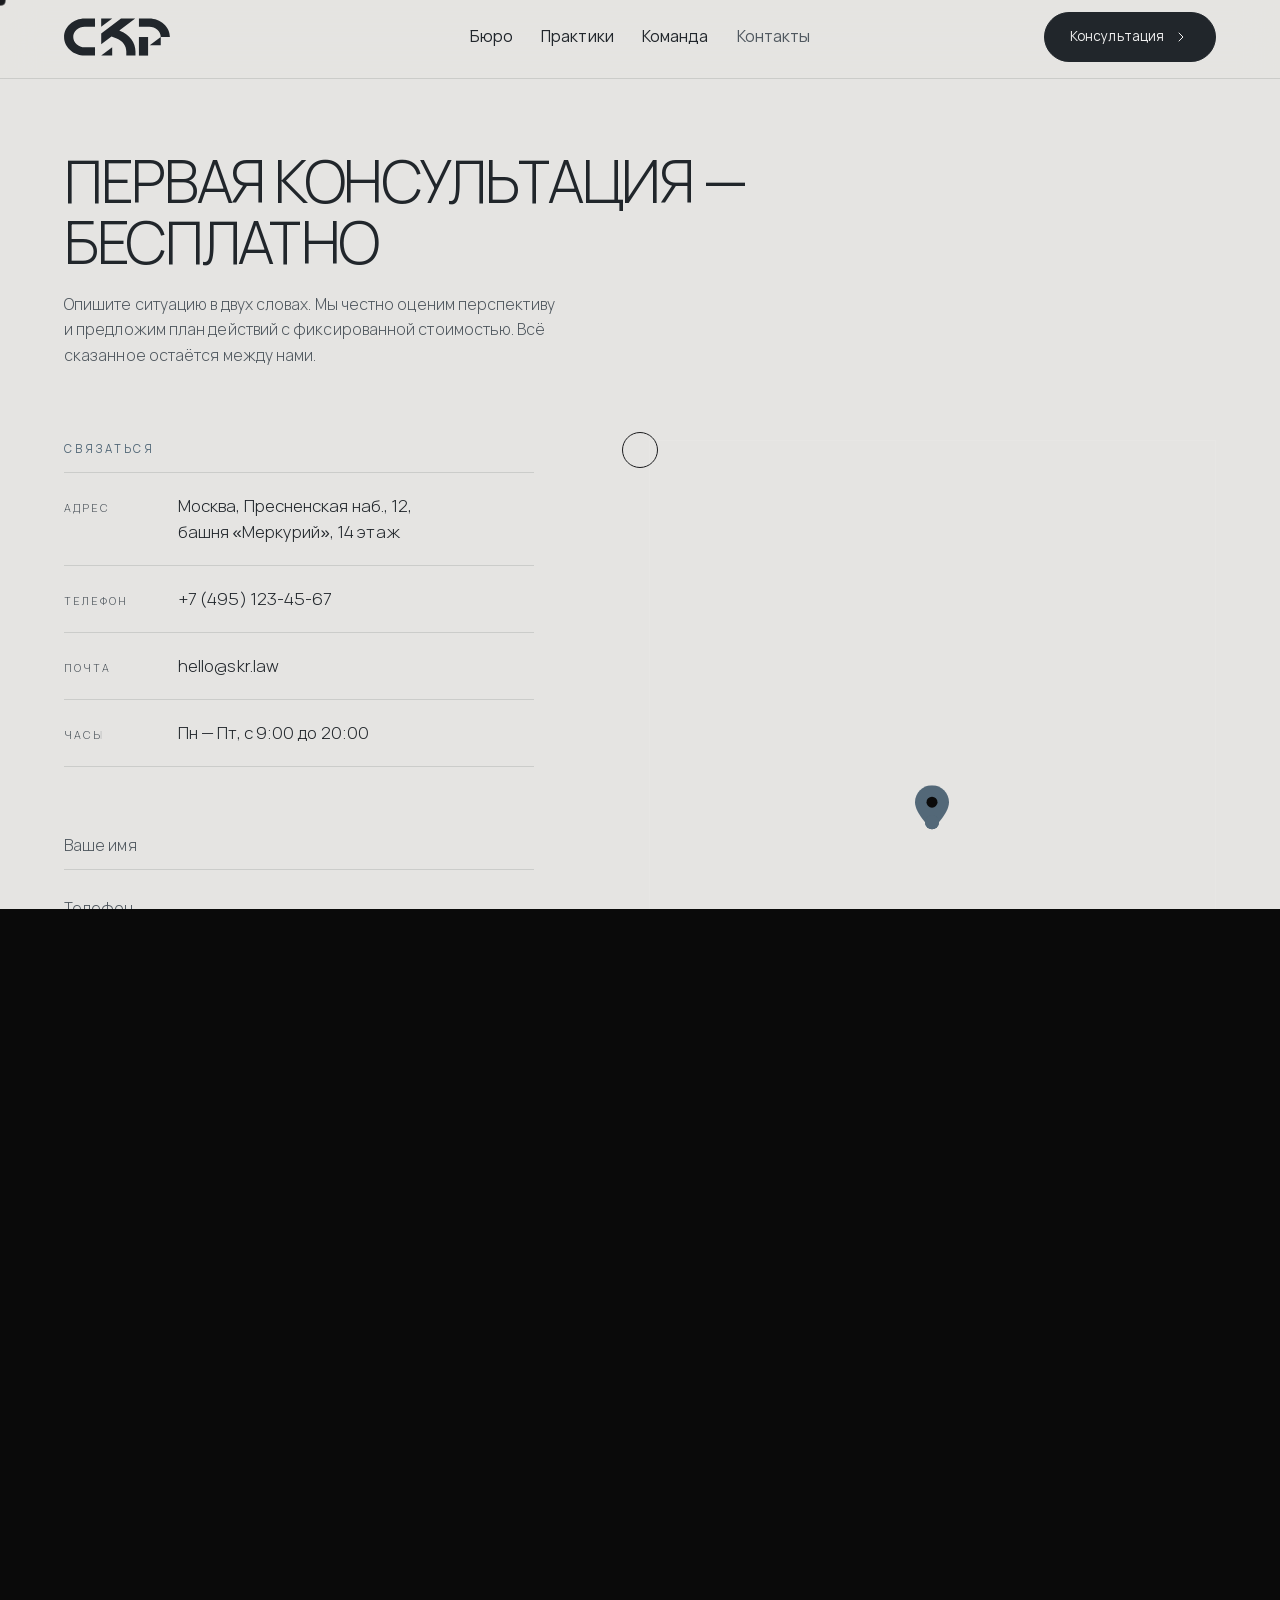
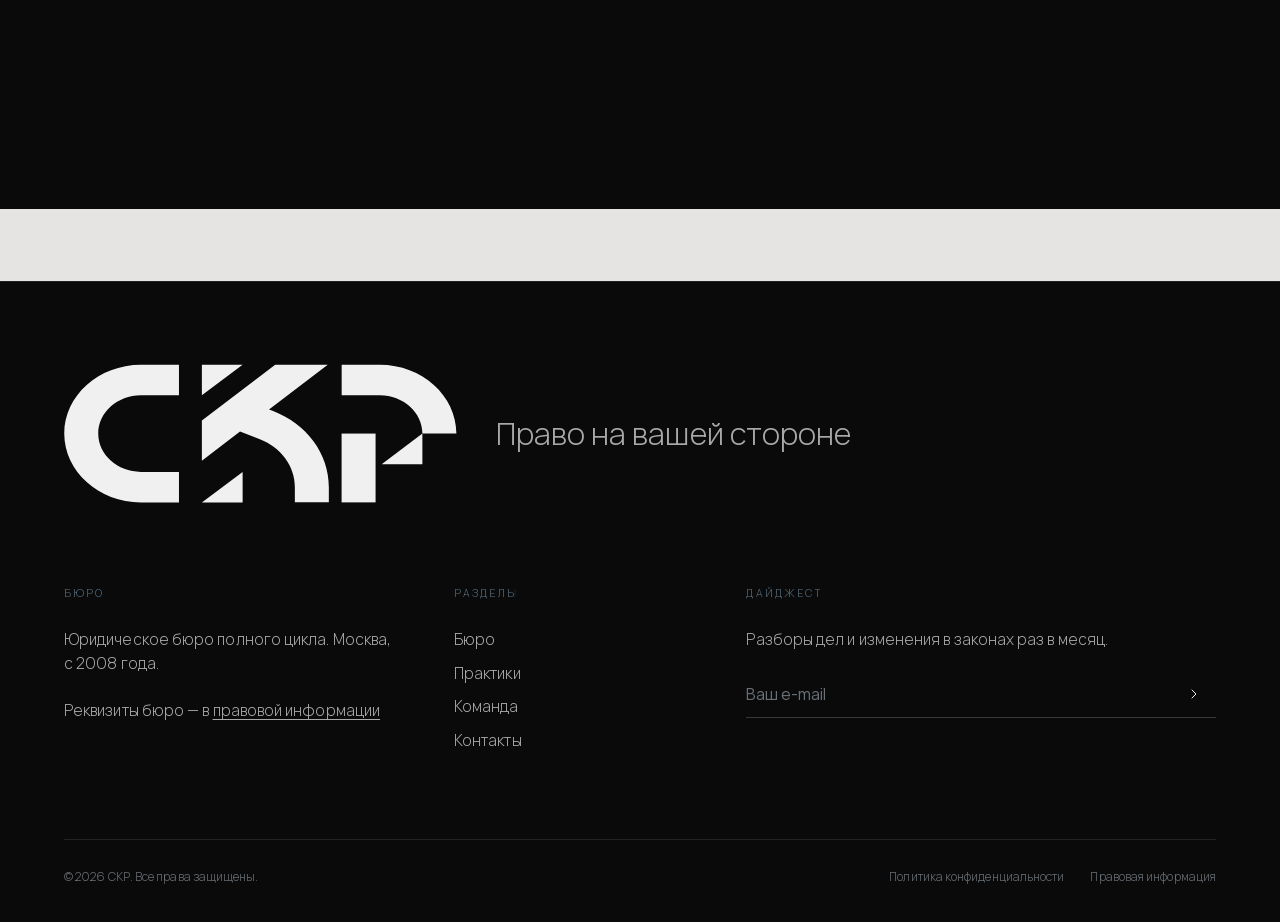
<file: kontakty.html>
<!DOCTYPE html>
<html lang="ru">
<head>
<meta charset="UTF-8">
<meta name="viewport" content="width=device-width, initial-scale=1.0">
<title>Контакты — СКР | Первая консультация бесплатно</title>
<meta name="description" content="Свяжитесь с юридическим бюро СКР: Москва, Пресненская наб., 12, башня «Меркурий». Первая консультация — бесплатно и конфиденциально.">
<link rel="icon" type="image/svg+xml" href="assets/img/favicon.svg">
<link rel="preload" href="assets/fonts/vela-200-800.woff2" as="font" type="font/woff2" crossorigin>
<link rel="stylesheet" href="assets/css/style.css?v=20261019-all-light">
</head>
<body class="no-js">

<!-- cursor -->
<div class="cur" aria-hidden="true"></div>
<div class="cur cur-ring" aria-hidden="true"></div>

<!-- ===================== HEADER ===================== -->
<header class="hdr">
<div class="hdr__in">
<a href="index.html" class="logo cursor-target" aria-label="СКР — юридическое бюро">
<svg viewBox="62 213 472 169" xmlns="http://www.w3.org/2000/svg">
<path d="M62.3,297.6c0,45.5,41.3,82.6,92,82.6H200v-36.6h-45.7c-28.2,0-51.2-20.6-51.2-46c0-25.3,23-46,51.2-46H200v-36.6h-45.7C103.6,215.1,62.3,252.1,62.3,297.6z"/>
<path d="M312.3,270.3l-4.2-1.6l70.5-53.7h-63.1l-88,67v48.1l45.8-34.9l23.1,8.8c26,9.8,42.7,32.5,42.7,57.8v18.3h40.8v-18.3C379.9,321.9,353.4,285.9,312.3,270.3z"/>
<path d="M492.2,297.6H533c0-45.5-41.3-82.6-92-82.6h-45.7v36.6h45.7C469.2,251.7,492.2,272.3,492.2,297.6z"/>
<rect x="395.2" y="297.6" width="40.8" height="82.6"/>
<polygon points="276.4,343.6 276.4,380.2 227.5,380.2"/>
<polygon points="492.2,297.6 492.2,334.3 443.3,334.3"/>
<polygon points="227.5,251.7 227.5,215.1 276.4,215.1"/>
</svg>
</a>
<nav class="nav">
<a href="index.html" class="cursor-target">Бюро</a>
<a href="praktiki.html" class="cursor-target">Практики</a>
<a href="komanda.html" class="cursor-target">Команда</a>
<a href="kontakty.html" class="cursor-target is-active" aria-current="page">Контакты</a>
</nav>
<a href="kontakty.html#leadForm" class="hdr__cta btn btn--solid cursor-target"><span class="lbl">Консультация</span><span class="arr" aria-hidden="true"><svg viewBox="0 0 24 24" width="16" height="16" fill="none" stroke="currentColor" stroke-width="1.5" stroke-linecap="round" stroke-linejoin="round" aria-hidden="true"><path d="m9 18 6-6-6-6"/></svg></span></a>
<button class="burger cursor-target" id="burger" aria-label="Меню"><span></span><span></span></button>
</div>
</header>


<!-- mobile menu -->
<div class="mm" id="mm">
<div class="mm__top">
<span class="logo" aria-hidden="true">
<svg viewBox="62 213 472 169" xmlns="http://www.w3.org/2000/svg">
<path d="M62.3,297.6c0,45.5,41.3,82.6,92,82.6H200v-36.6h-45.7c-28.2,0-51.2-20.6-51.2-46c0-25.3,23-46,51.2-46H200v-36.6h-45.7C103.6,215.1,62.3,252.1,62.3,297.6z"/>
<path d="M312.3,270.3l-4.2-1.6l70.5-53.7h-63.1l-88,67v48.1l45.8-34.9l23.1,8.8c26,9.8,42.7,32.5,42.7,57.8v18.3h40.8v-18.3C379.9,321.9,353.4,285.9,312.3,270.3z"/>
<path d="M492.2,297.6H533c0-45.5-41.3-82.6-92-82.6h-45.7v36.6h45.7C469.2,251.7,492.2,272.3,492.2,297.6z"/>
<rect x="395.2" y="297.6" width="40.8" height="82.6"/>
<polygon points="276.4,343.6 276.4,380.2 227.5,380.2"/>
<polygon points="492.2,297.6 492.2,334.3 443.3,334.3"/>
<polygon points="227.5,251.7 227.5,215.1 276.4,215.1"/>
</svg>
</span>
<button class="mm__x" id="mmx" aria-label="Закрыть">✕</button>
</div>
<nav>
<a href="index.html" class="mlink">Бюро</a>
<a href="praktiki.html" class="mlink">Практики</a>
<a href="komanda.html" class="mlink">Команда</a>
<a href="kontakty.html" class="mlink is-active">Контакты</a>
</nav>
<div class="mm__foot">
<span>Москва</span>
<span><a href="tel:+74951234567">+7&nbsp;(495)&nbsp;123-45-67</a></span>
</div>
</div>

<!-- ===================== CONTACTS — 4.1 / 4.2 ===================== -->
<section class="contacts pad full" id="contacts" style="padding-top:calc(var(--hdr-h) + clamp(48px,8vh,96px));">
<div class="grid">
<div class="ct__head">
<h1 data-words>Первая консультация&nbsp;— бесплатно</h1>
<p class="ct__lead fx" data-fade>Опишите ситуацию в&nbsp;двух словах. Мы&nbsp;честно оценим перспективу и&nbsp;предложим план действий с&nbsp;фиксированной стоимостью. Всё сказанное остаётся между нами.</p>
</div>
</div>
<div class="grid ct__body">
<div class="ct__info">
<span class="kicker" style="margin-bottom:14px;">Связаться</span>
<div class="ctl">
<span class="k">Адрес</span>
<span class="v">Москва, Пресненская наб., 12,<br>башня «Меркурий», 14&nbsp;этаж</span>
</div>
<div class="ctl">
<span class="k">Телефон</span>
<span class="v"><a href="tel:+74951234567" class="cursor-target">+7&nbsp;(495)&nbsp;123-45-67</a></span>
</div>
<div class="ctl">
<span class="k">Почта</span>
<span class="v"><a href="mailto:hello@skr.law" class="cursor-target">hello@skr.law</a></span>
</div>
<div class="ctl">
<span class="k">Часы</span>
<span class="v">Пн&nbsp;— Пт, с&nbsp;9:00 до&nbsp;20:00</span>
</div>
<form class="form" id="leadForm">
<div class="fl">
<input type="text" id="f-name" placeholder=" " required autocomplete="name">
<label for="f-name">Ваше имя</label>
<span class="bar"></span>
</div>
<div class="fl">
<input type="tel" id="f-phone" placeholder=" " required autocomplete="tel">
<label for="f-phone">Телефон</label>
<span class="bar"></span>
</div>
<div class="fl">
<textarea id="f-msg" placeholder=" " rows="1"></textarea>
<label for="f-msg">Коротко о&nbsp;вашей ситуации</label>
<span class="bar"></span>
</div>
<label class="consent" for="f-agree">
<input type="checkbox" id="f-agree" required>
<span>Соглашаюсь с&nbsp;<a href="privacy.html" class="cursor-target">политикой обработки персональных данных</a>. Заявка формируется письмом в&nbsp;вашей почтовой программе&nbsp;— данные не&nbsp;передаются третьим сервисам.</span>
</label>
<div class="form__foot">
<p class="form__note">Первая консультация бесплатна и&nbsp;ни&nbsp;к&nbsp;чему не&nbsp;обязывает.</p>
<button type="submit" class="btn btn--solid cursor-target"><span class="lbl">Отправить</span><span class="arr" aria-hidden="true"><svg viewBox="0 0 24 24" width="16" height="16" fill="none" stroke="currentColor" stroke-width="1.5" stroke-linecap="round" stroke-linejoin="round" aria-hidden="true"><path d="m9 18 6-6-6-6"/></svg></span></button>
</div>
<p class="form__hint" aria-live="polite"></p>
</form>
</div>
<div class="ct__map fx" data-fade>
<div class="map-wrap">
<div class="map-pin" aria-hidden="true">
<svg width="34" height="44" viewBox="0 0 34 44" fill="none">
<path d="M17 0C7.6 0 0 7.6 0 17c0 12 17 27 17 27s17-15 17-27C34 7.6 26.4 0 17 0z" fill="#536878"/>
<circle cx="17" cy="17" r="5.5" fill="#0A0A0A"/>
</svg>
<span class="pulse"></span>
</div>
<div class="map-badge">
<div class="k">Мы&nbsp;здесь</div>
<div class="v">Пресненская наб., 12,<br>башня «Меркурий»</div>
</div>
<iframe title="Карта" loading="lazy" allowfullscreen src="https://www.openstreetmap.org/export/embed.html?bbox=37.532%2C55.746%2C37.548%2C55.753&amp;layer=mapnik&amp;marker=55.7497%2C37.5396"></iframe>
</div>
</div>
</div>

<!-- ===================== FAQ — 4.3 ===================== -->
<div class="faq-wrap">
<div class="sec-head fx" data-fade>
<span class="kicker">Перед обращением</span>
<span class="rule"></span>
</div>
<details class="faq">
<summary class="cursor-target">
<span class="fq-n">01</span>
<span class="fq-q">Сколько стоит первая консультация?</span>
<span class="fq-x">＋</span>
</summary>
<div class="fq-a">Ничего. Первая встреча бесплатна и&nbsp;ни&nbsp;к&nbsp;чему не&nbsp;обязывает&nbsp;— на&nbsp;ней мы&nbsp;честно скажем, есть&nbsp;ли у&nbsp;дела перспектива.</div>
</details>
<details class="faq">
<summary class="cursor-target">
<span class="fq-n">02</span>
<span class="fq-q">Вы&nbsp;точно назовёте цену заранее?</span>
<span class="fq-x">＋</span>
</summary>
<div class="fq-a">Да. После оценки дела мы&nbsp;фиксируем стоимость и&nbsp;сроки в&nbsp;договоре. Никаких скрытых счетов и&nbsp;неожиданных строк в&nbsp;акте.</div>
</details>
<details class="faq">
<summary class="cursor-target">
<span class="fq-n">03</span>
<span class="fq-q">Насколько это конфиденциально?</span>
<span class="fq-x">＋</span>
</summary>
<div class="fq-a">Полностью. Адвокатская тайна, защищённый документооборот и&nbsp;конфиденциальность по&nbsp;умолчанию&nbsp;— то, что вы&nbsp;рассказали, не&nbsp;выйдет за&nbsp;стены бюро.</div>
</details>
<details class="faq">
<summary class="cursor-target">
<span class="fq-n">04</span>
<span class="fq-q">Работаете&nbsp;ли вы&nbsp;вне Москвы?</span>
<span class="fq-x">＋</span>
</summary>
<div class="fq-a">Да. Мы&nbsp;ведём дела клиентов из&nbsp;других регионов и&nbsp;сопровождаем процессы в&nbsp;судах по&nbsp;всей стране&nbsp;— большую часть работы можно вести дистанционно.</div>
</details>
</div>
</section>

<!-- ===================== FOOTER ===================== -->
<footer class="footer full">
<div class="grid">
<div class="footer__mark fx" data-fade>
<span class="logo footer__logo" aria-label="СКР">
<svg viewBox="62 213 472 169" xmlns="http://www.w3.org/2000/svg">
<path d="M62.3,297.6c0,45.5,41.3,82.6,92,82.6H200v-36.6h-45.7c-28.2,0-51.2-20.6-51.2-46c0-25.3,23-46,51.2-46H200v-36.6h-45.7C103.6,215.1,62.3,252.1,62.3,297.6z"/>
<path d="M312.3,270.3l-4.2-1.6l70.5-53.7h-63.1l-88,67v48.1l45.8-34.9l23.1,8.8c26,9.8,42.7,32.5,42.7,57.8v18.3h40.8v-18.3C379.9,321.9,353.4,285.9,312.3,270.3z"/>
<path d="M492.2,297.6H533c0-45.5-41.3-82.6-92-82.6h-45.7v36.6h45.7C469.2,251.7,492.2,272.3,492.2,297.6z"/>
<rect x="395.2" y="297.6" width="40.8" height="82.6"/>
<polygon points="276.4,343.6 276.4,380.2 227.5,380.2"/>
<polygon points="492.2,297.6 492.2,334.3 443.3,334.3"/>
<polygon points="227.5,251.7 227.5,215.1 276.4,215.1"/>
</svg>
</span>
<span class="tag">Право на&nbsp;вашей стороне</span>
</div>
</div>
<div class="grid footer__cols">
<div class="fcol fcol--a">
<h4>Бюро</h4>
<p class="muted" style="max-width:30ch;color:var(--grey);">Юридическое бюро полного цикла. Москва, с&nbsp;2008&nbsp;года.</p>
<p class="footer__req" style="margin-top:14px;">Реквизиты бюро&nbsp;— в&nbsp;<a href="privacy.html#legal" class="cursor-target" style="text-decoration:underline;text-underline-offset:3px;">правовой информации</a></p>
</div>
<div class="fcol fcol--b">
<h4>Разделы</h4>
<a href="index.html" class="cursor-target">Бюро</a>
<a href="praktiki.html" class="cursor-target">Практики</a>
<a href="komanda.html" class="cursor-target">Команда</a>
<a href="kontakty.html" class="cursor-target">Контакты</a>
</div>
<div class="fcol fcol--c">
<h4>Дайджест</h4>
<p class="muted" style="color:var(--grey);margin-bottom:14px;">Разборы дел и&nbsp;изменения в&nbsp;законах раз в&nbsp;месяц.</p>
<form class="fnews" id="newsForm">
<input type="email" placeholder="Ваш e-mail" required aria-label="Ваш e-mail">
<button type="submit" aria-label="Подписаться" class="cursor-target">
<svg viewBox="0 0 24 24" width="16" height="16" fill="none" stroke="currentColor" stroke-width="1.5" stroke-linecap="round" stroke-linejoin="round" aria-hidden="true"><path d="m9 18 6-6-6-6"/></svg>
</button>
</form>
</div>
</div>
<div class="footer__base">
<span class="c">© 2026 СКР. Все права защищены.</span>
<div class="links">
<a href="privacy.html" class="cursor-target">Политика конфиденциальности</a>
<a href="privacy.html#legal" class="cursor-target">Правовая информация</a>
</div>
</div>
</footer>

<script src="assets/js/vendor/gsap.min.js"></script>
<script src="assets/js/vendor/ScrollTrigger.min.js"></script>
<script src="assets/js/vendor/lenis.min.js"></script>
<script src="assets/js/vendor/splitting.min.js"></script>
<script src="assets/js/main.js?v=20261019-header-facts"></script>
</body>
</html>
</file>
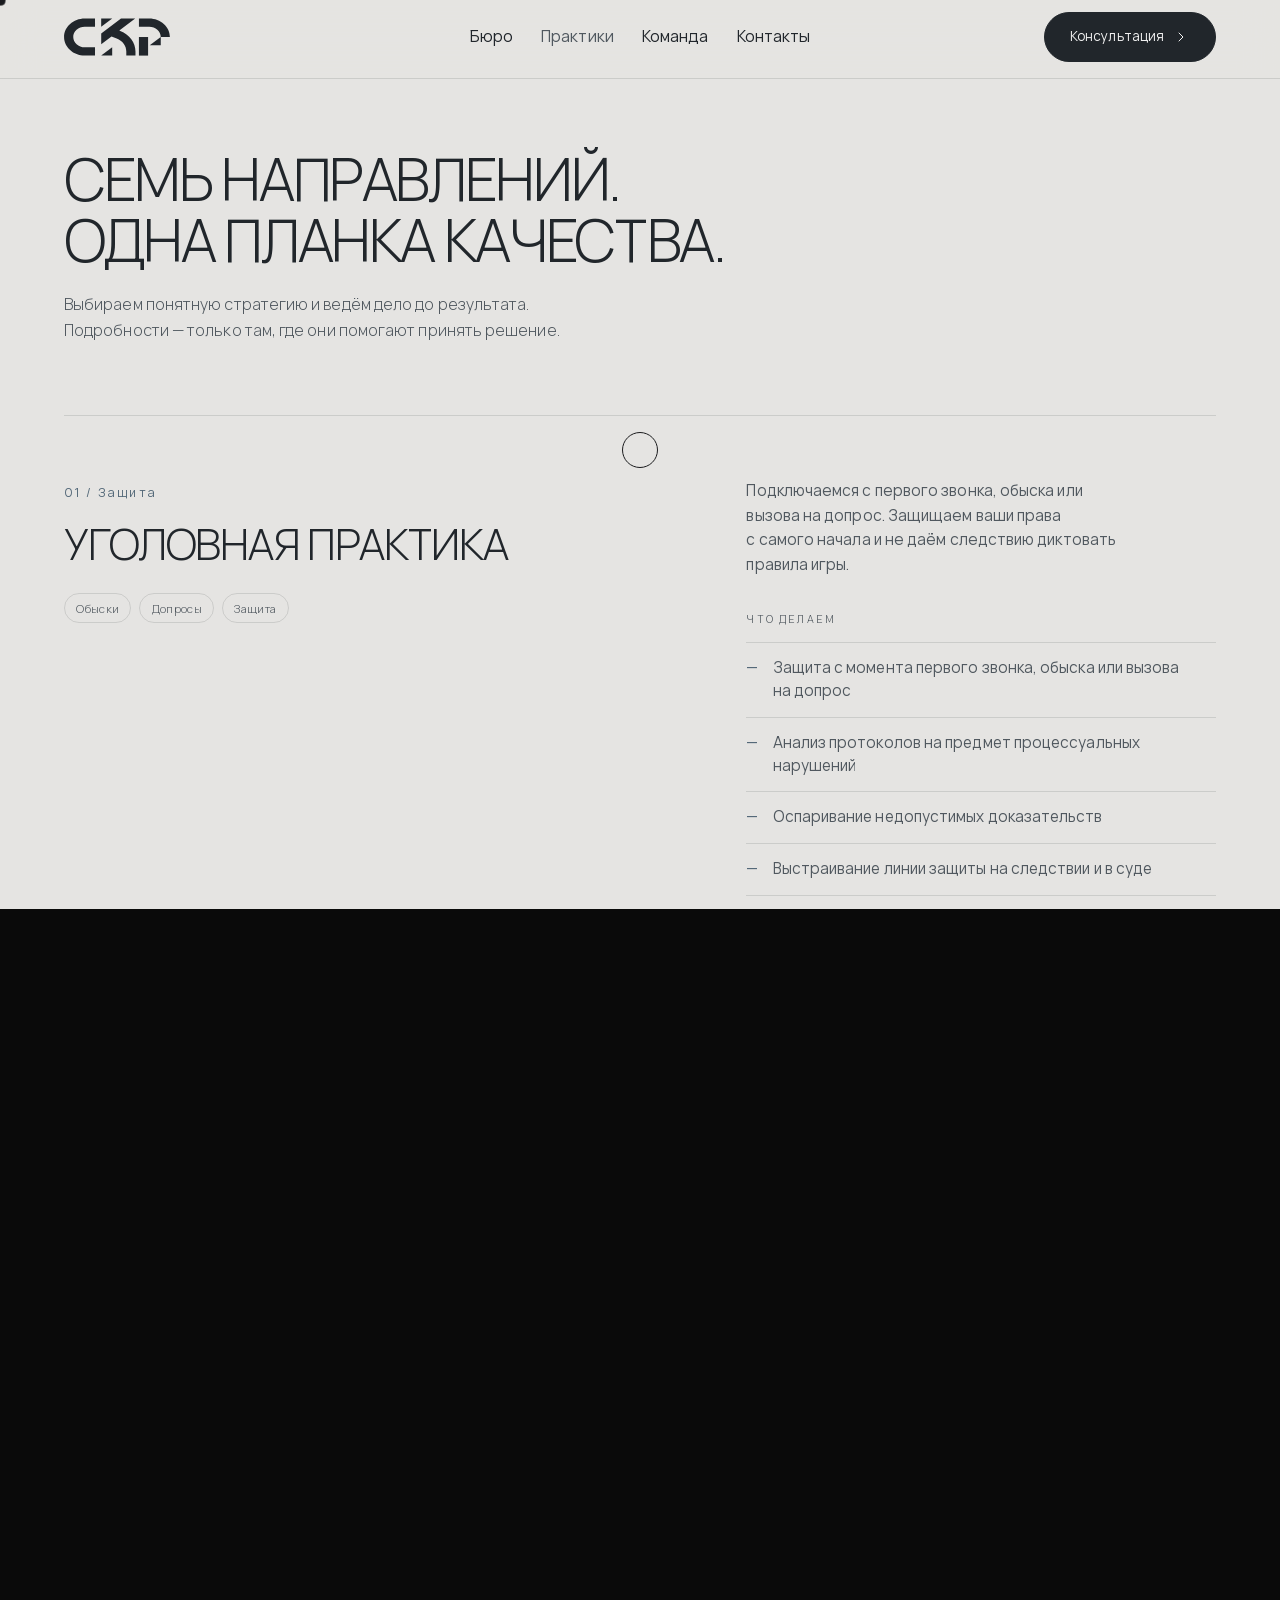
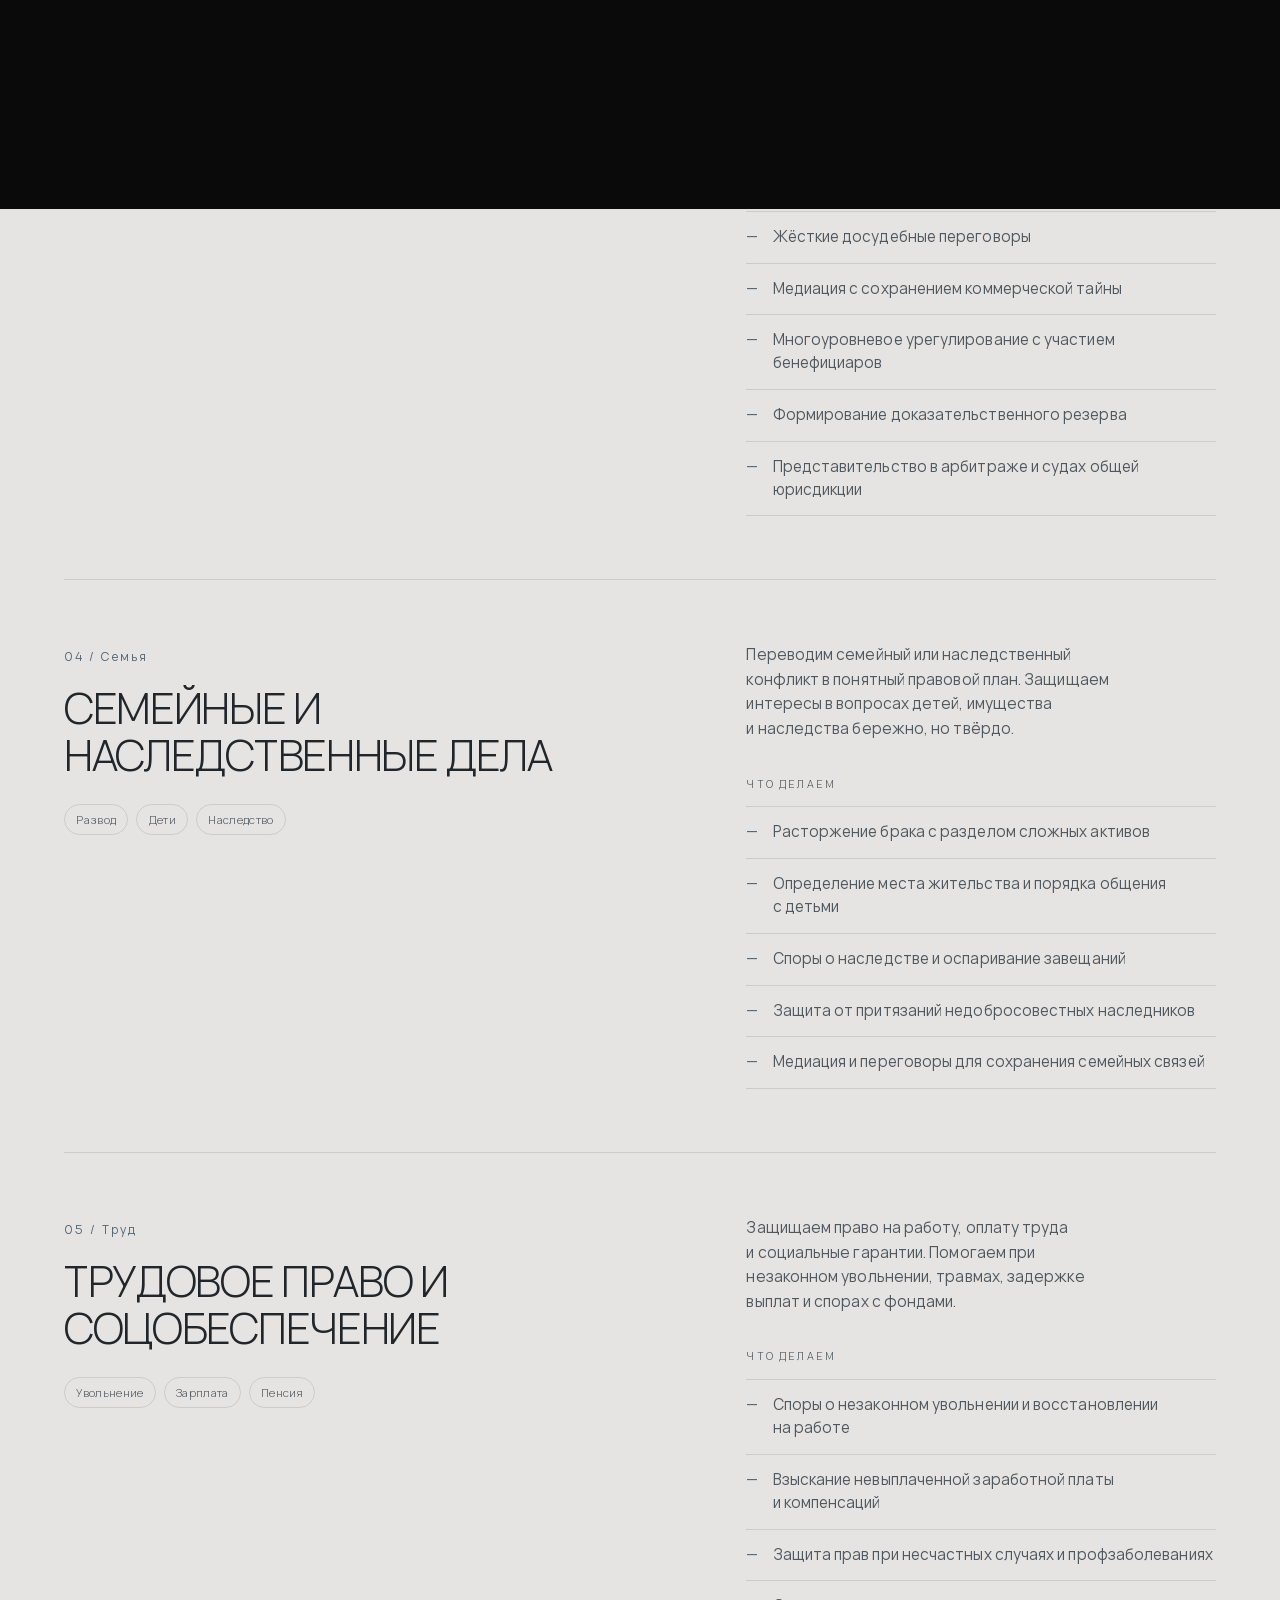
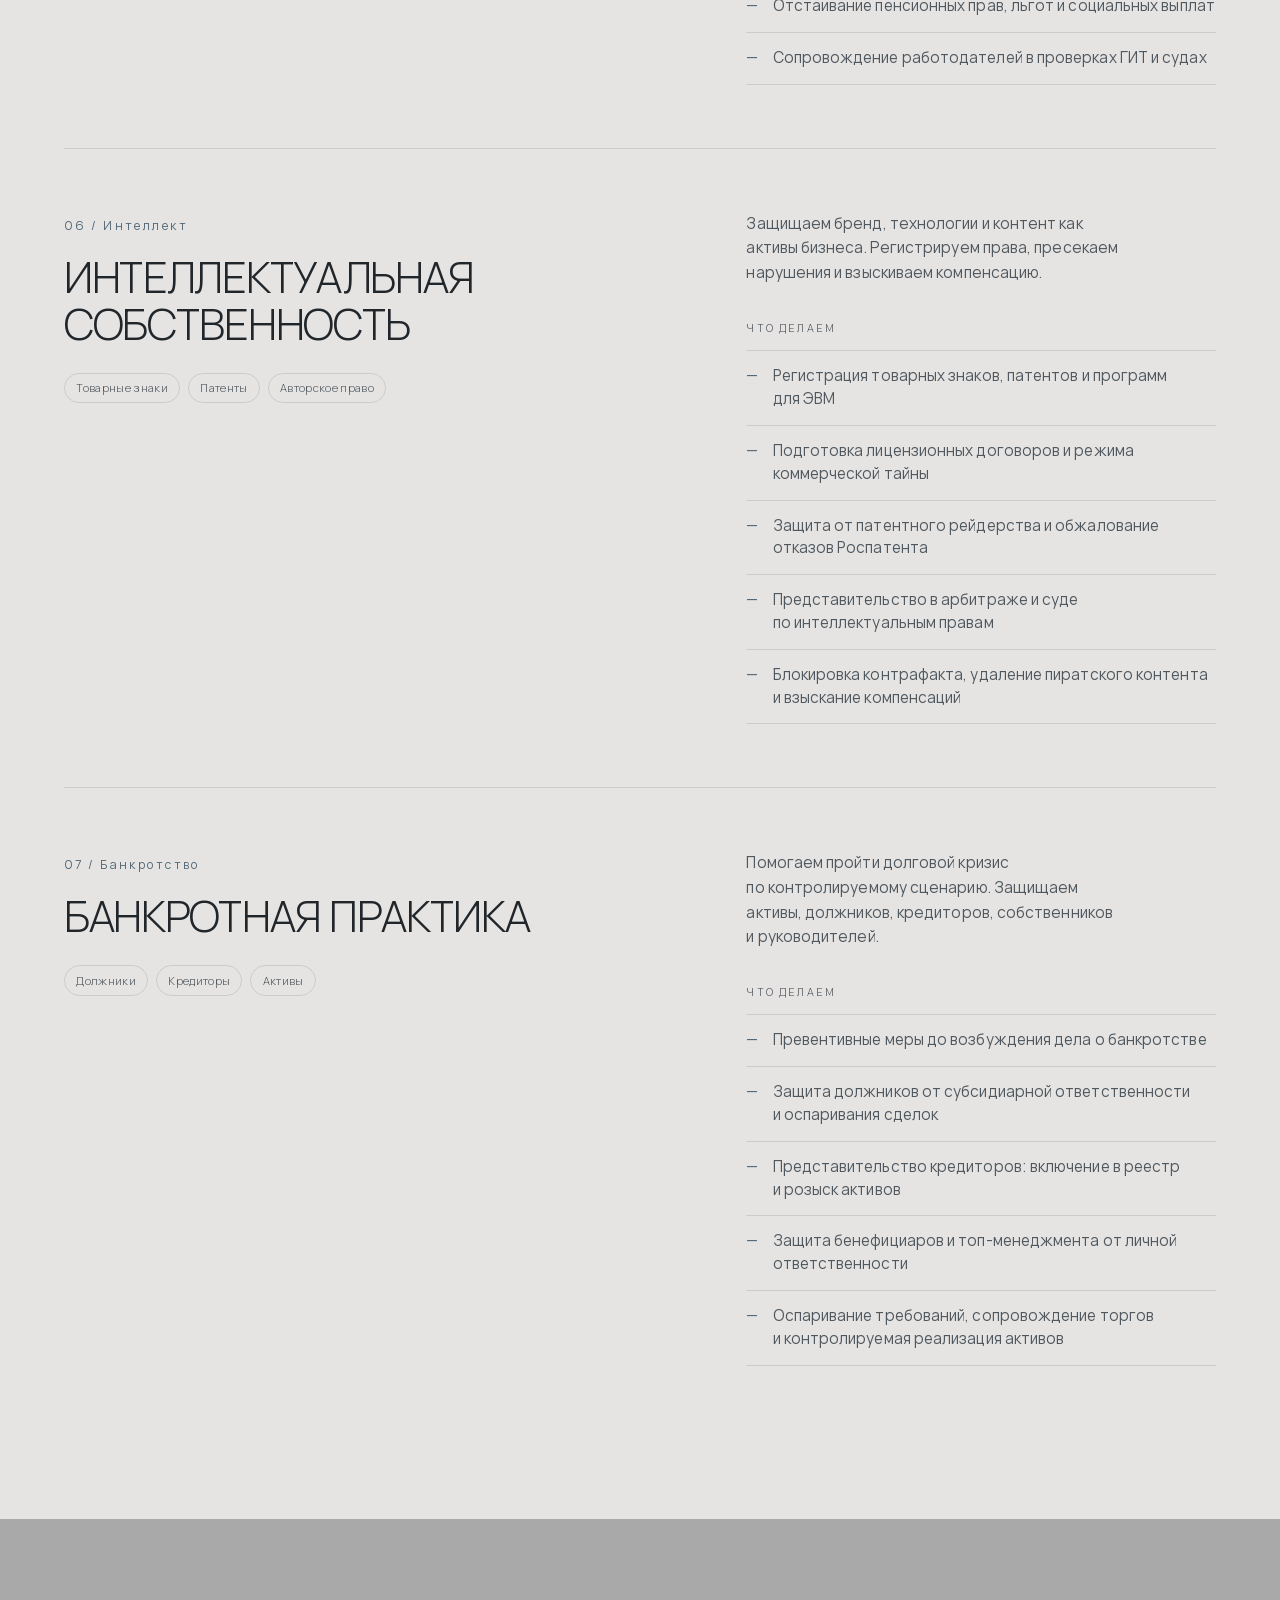
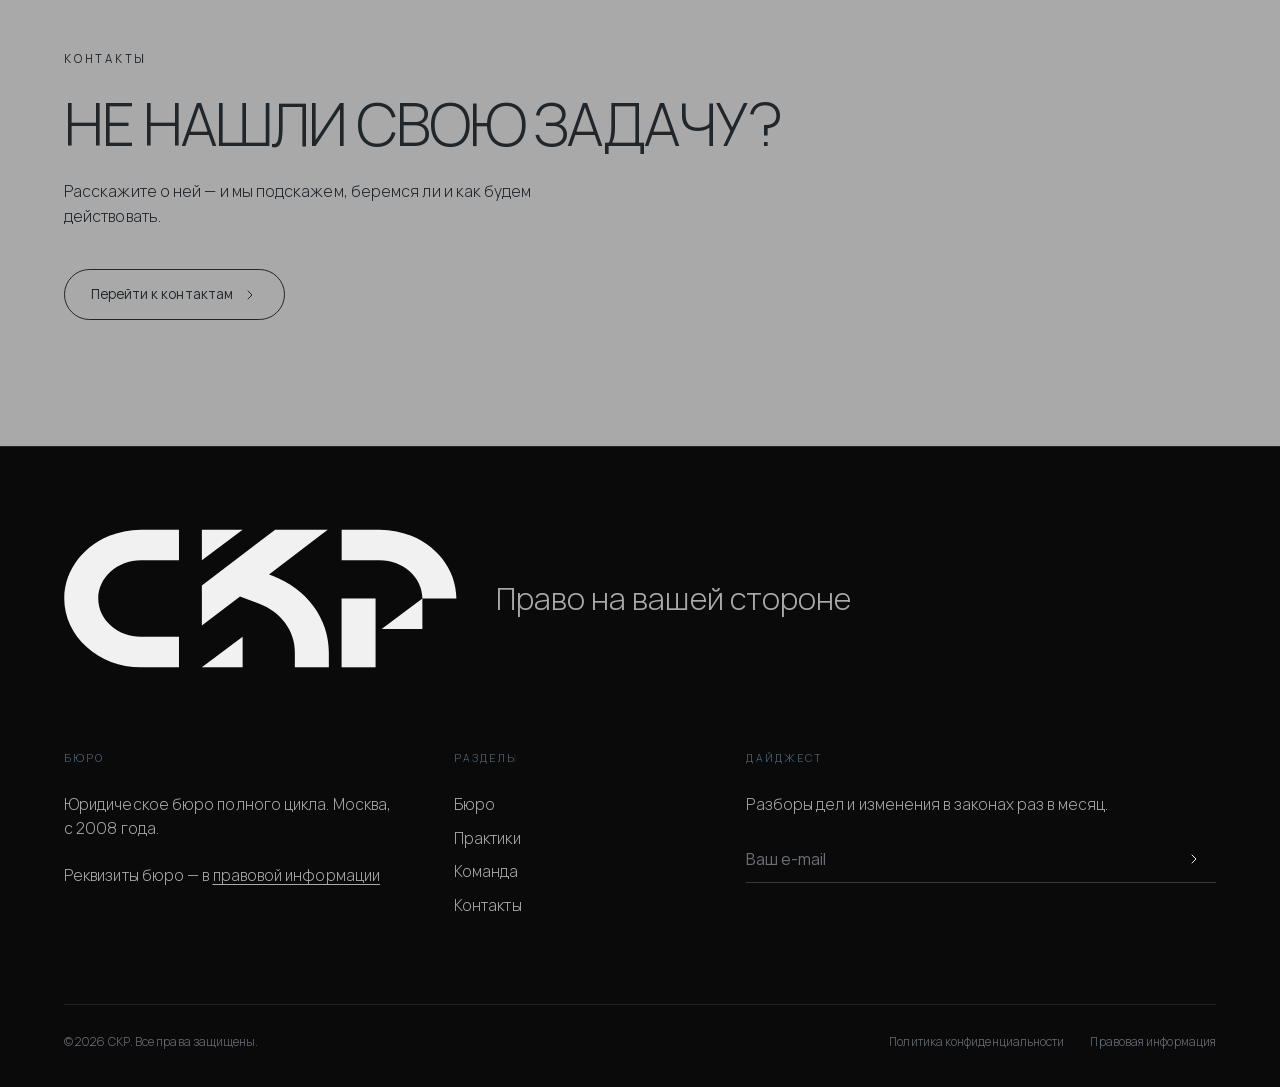
<file: praktiki.html>
<!DOCTYPE html>
<html lang="ru">
<head>
<meta charset="UTF-8">
<meta name="viewport" content="width=device-width, initial-scale=1.0">
<title>Практики — СКР | Уголовные дела, налоги, споры, интеллектуальная собственность, банкротство</title>
<meta name="description" content="Семь направлений практики СКР: уголовная защита, налоги, споры, семейное и трудовое право, интеллектуальная собственность и банкротство. Узкая специализация в каждой области.">
<link rel="icon" type="image/svg+xml" href="assets/img/favicon.svg">
<link rel="preload" href="assets/fonts/vela-200-800.woff2" as="font" type="font/woff2" crossorigin>
<link rel="stylesheet" href="assets/css/style.css?v=20261019-all-light">
</head>
<body class="no-js">

<!-- cursor -->
<div class="cur" aria-hidden="true"></div>
<div class="cur cur-ring" aria-hidden="true"></div>

<!-- ===================== HEADER ===================== -->
<header class="hdr">
<div class="hdr__in">
<a href="index.html" class="logo cursor-target" aria-label="СКР — юридическое бюро">
<svg viewBox="62 213 472 169" xmlns="http://www.w3.org/2000/svg">
<path d="M62.3,297.6c0,45.5,41.3,82.6,92,82.6H200v-36.6h-45.7c-28.2,0-51.2-20.6-51.2-46c0-25.3,23-46,51.2-46H200v-36.6h-45.7C103.6,215.1,62.3,252.1,62.3,297.6z"/>
<path d="M312.3,270.3l-4.2-1.6l70.5-53.7h-63.1l-88,67v48.1l45.8-34.9l23.1,8.8c26,9.8,42.7,32.5,42.7,57.8v18.3h40.8v-18.3C379.9,321.9,353.4,285.9,312.3,270.3z"/>
<path d="M492.2,297.6H533c0-45.5-41.3-82.6-92-82.6h-45.7v36.6h45.7C469.2,251.7,492.2,272.3,492.2,297.6z"/>
<rect x="395.2" y="297.6" width="40.8" height="82.6"/>
<polygon points="276.4,343.6 276.4,380.2 227.5,380.2"/>
<polygon points="492.2,297.6 492.2,334.3 443.3,334.3"/>
<polygon points="227.5,251.7 227.5,215.1 276.4,215.1"/>
</svg>
</a>
<nav class="nav">
<a href="index.html" class="cursor-target">Бюро</a>
<a href="praktiki.html" class="cursor-target is-active" aria-current="page">Практики</a>
<a href="komanda.html" class="cursor-target">Команда</a>
<a href="kontakty.html" class="cursor-target">Контакты</a>
</nav>
<a href="kontakty.html#leadForm" class="hdr__cta btn btn--solid cursor-target"><span class="lbl">Консультация</span><span class="arr" aria-hidden="true"><svg viewBox="0 0 24 24" width="16" height="16" fill="none" stroke="currentColor" stroke-width="1.5" stroke-linecap="round" stroke-linejoin="round" aria-hidden="true"><path d="m9 18 6-6-6-6"/></svg></span></a>
<button class="burger cursor-target" id="burger" aria-label="Меню"><span></span><span></span></button>
</div>
</header>


<!-- mobile menu -->
<div class="mm" id="mm">
<div class="mm__top">
<span class="logo" aria-hidden="true">
<svg viewBox="62 213 472 169" xmlns="http://www.w3.org/2000/svg">
<path d="M62.3,297.6c0,45.5,41.3,82.6,92,82.6H200v-36.6h-45.7c-28.2,0-51.2-20.6-51.2-46c0-25.3,23-46,51.2-46H200v-36.6h-45.7C103.6,215.1,62.3,252.1,62.3,297.6z"/>
<path d="M312.3,270.3l-4.2-1.6l70.5-53.7h-63.1l-88,67v48.1l45.8-34.9l23.1,8.8c26,9.8,42.7,32.5,42.7,57.8v18.3h40.8v-18.3C379.9,321.9,353.4,285.9,312.3,270.3z"/>
<path d="M492.2,297.6H533c0-45.5-41.3-82.6-92-82.6h-45.7v36.6h45.7C469.2,251.7,492.2,272.3,492.2,297.6z"/>
<rect x="395.2" y="297.6" width="40.8" height="82.6"/>
<polygon points="276.4,343.6 276.4,380.2 227.5,380.2"/>
<polygon points="492.2,297.6 492.2,334.3 443.3,334.3"/>
<polygon points="227.5,251.7 227.5,215.1 276.4,215.1"/>
</svg>
</span>
<button class="mm__x" id="mmx" aria-label="Закрыть">✕</button>
</div>
<nav>
<a href="index.html" class="mlink">Бюро</a>
<a href="praktiki.html" class="mlink is-active">Практики</a>
<a href="komanda.html" class="mlink">Команда</a>
<a href="kontakty.html" class="mlink">Контакты</a>
</nav>
<div class="mm__foot">
<span>Москва</span>
<span><a href="tel:+74951234567">+7&nbsp;(495)&nbsp;123-45-67</a></span>
</div>
</div>

<!-- ===================== PRACTICES — 2.1 rail (desktop) ===================== -->
<section class="practices" id="practices">
<div class="hp" id="hp">
<div class="hp__track" id="hpTrack">
<div class="hp__intro">
<span class="kicker">02&nbsp;— Практики</span>
<h2>Семь <span class="em">направлений</span>, одна планка качества</h2>
<p>Узкая специализация в&nbsp;каждой области права. Мы&nbsp;не&nbsp;беремся за&nbsp;всё подряд&nbsp;— и&nbsp;именно поэтому глубоко разбираемся в&nbsp;том, что делаем.</p>
<div class="cnt">[ 01&nbsp;— 07 ]</div>
</div>
<article class="pcard cursor-target">
<div class="pcard__ghost">01</div>
<div class="pcard__top"><span class="pcard__n">01 / Защита</span></div>
<div class="pcard__mid">
<h3 class="pcard__t">Уголовная практика</h3>
<p class="pcard__d">Включаемся в&nbsp;дело с&nbsp;первого звонка, обыска или вызова на&nbsp;допрос&nbsp;— чтобы не&nbsp;дать следствию диктовать правила игры в&nbsp;одиночку.</p>
</div>
<div class="pcard__bottom">
<div class="pcard__tags"><span>Обыски</span><span>Допросы</span><span>Защита</span></div>
</div>
</article>
<article class="pcard cursor-target">
<div class="pcard__ghost">02</div>
<div class="pcard__top"><span class="pcard__n">02 / Налоги</span></div>
<div class="pcard__mid">
<h3 class="pcard__t">Налоговая практика</h3>
<p class="pcard__d">Заходим в&nbsp;дело на&nbsp;ранних подступах&nbsp;— чтобы не&nbsp;дать переквалифицировать сделку, доначислить миллионы и&nbsp;парализовать счета.</p>
</div>
<div class="pcard__bottom">
<div class="pcard__tags"><span>Проверки</span><span>Обжалование</span><span>Арбитраж</span></div>
</div>
</article>
<article class="pcard cursor-target">
<div class="pcard__ghost">03</div>
<div class="pcard__top"><span class="pcard__n">03 / Споры</span></div>
<div class="pcard__mid">
<h3 class="pcard__t">Разрешение споров</h3>
<p class="pcard__d">Заходим в&nbsp;спор на&nbsp;той стадии, когда ситуация ещё может развернуться в&nbsp;вашу пользу без публичных скандалов.</p>
</div>
<div class="pcard__bottom">
<div class="pcard__tags"><span>Переговоры</span><span>Медиация</span><span>Арбитраж</span></div>
</div>
</article>
<article class="pcard cursor-target">
<div class="pcard__ghost">04</div>
<div class="pcard__top"><span class="pcard__n">04 / Семья</span></div>
<div class="pcard__mid">
<h3 class="pcard__t">Семейные и&nbsp;наследственные дела</h3>
<p class="pcard__d">Переводим эмоциональный конфликт в&nbsp;правовое русло, не&nbsp;объявляя близким войны и&nbsp;не&nbsp;оставляя за&nbsp;спиной тлеющий пожар.</p>
</div>
<div class="pcard__bottom">
<div class="pcard__tags"><span>Развод</span><span>Дети</span><span>Наследство</span></div>
</div>
</article>
<article class="pcard cursor-target">
<div class="pcard__ghost">05</div>
<div class="pcard__top"><span class="pcard__n">05 / Труд</span></div>
<div class="pcard__mid">
<h3 class="pcard__t">Трудовое право и&nbsp;соцобеспечение</h3>
<p class="pcard__d">Знаем цену каждой потерянной недели&nbsp;— ведь за&nbsp;это время сгорают накопления и&nbsp;теряются карьерные перспективы.</p>
</div>
<div class="pcard__bottom">
<div class="pcard__tags"><span>Увольнение</span><span>Зарплата</span><span>Пенсия</span></div>
</div>
</article>
<article class="pcard cursor-target">
<div class="pcard__ghost">06</div>
<div class="pcard__top"><span class="pcard__n">06 / Интеллект</span></div>
<div class="pcard__mid">
<h3 class="pcard__t">Интеллектуальная собственность</h3>
<p class="pcard__d">Защищаем бренд, разработки и&nbsp;контент&nbsp;— от&nbsp;регистрации прав до&nbsp;блокировки нарушений и&nbsp;взыскания компенсации.</p>
</div>
<div class="pcard__bottom">
<div class="pcard__tags"><span>Товарные знаки</span><span>Патенты</span><span>Авторское право</span></div>
</div>
</article>
<article class="pcard cursor-target">
<div class="pcard__ghost">07</div>
<div class="pcard__top"><span class="pcard__n">07 / Банкротство</span></div>
<div class="pcard__mid">
<h3 class="pcard__t">Банкротная практика</h3>
<p class="pcard__d">Помогаем пройти долговой кризис под контролем: защищаем активы, собственников, должников и&nbsp;кредиторов.</p>
</div>
<div class="pcard__bottom">
<div class="pcard__tags"><span>Должники</span><span>Кредиторы</span><span>Активы</span></div>
</div>
</article>
<div class="hp__end">
<a href="kontakty.html" class="btn cursor-target"><span class="lbl">Не&nbsp;нашли свою задачу?</span><span class="arr" aria-hidden="true"><svg viewBox="0 0 24 24" width="16" height="16" fill="none" stroke="currentColor" stroke-width="1.5" stroke-linecap="round" stroke-linejoin="round" aria-hidden="true"><path d="m9 18 6-6-6-6"/></svg></span></a>
</div>
</div>
<div class="hp__progress"><i id="hpProg"></i></div>
<div class="hp__hint" aria-hidden="true">Прокрутите <span style="font-size:1rem;">→</span></div>
</div>

<!-- ===================== PRACTICE DETAILS — 2.2–2.6 ===================== -->
<div class="pdetails full">
<div class="pdetails__intro">
<h1>Семь направлений. <span>Одна планка качества.</span></h1>
<p>Выбираем понятную стратегию и&nbsp;ведём дело до&nbsp;результата. Подробности&nbsp;— только там, где они помогают принять решение.</p>
</div>

<div class="pdetail" id="criminal">
<div class="pd__head">
<span class="pcard__n">01 / Защита</span>
<h3 class="pcard__t">Уголовная практика</h3>
<div class="pcard__tags"><span>Обыски</span><span>Допросы</span><span>Защита</span></div>
</div>
<div class="pd__body">
<p class="pcard__d">Подключаемся с&nbsp;первого звонка, обыска или вызова на&nbsp;допрос. Защищаем ваши права с&nbsp;самого начала и&nbsp;не&nbsp;даём следствию диктовать правила игры.</p>
<p class="pcard__d">В&nbsp;уголовной защите мы&nbsp;не&nbsp;обещаем судеб&nbsp;— мы&nbsp;обещаем тотальную включённость и&nbsp;стратегию, построенную на&nbsp;деталях. Мы&nbsp;разбираем каждый протокол на&nbsp;предмет процессуальных нарушений, ставим под сомнение недопустимые доказательства и&nbsp;выстраиваем линию защиты, которая работает не&nbsp;на&nbsp;эмоциях, а&nbsp;на&nbsp;праве. Наш принцип&nbsp;— не&nbsp;«как-нибудь отбиться», а&nbsp;создать такую позицию, при которой у&nbsp;обвинения не&nbsp;останется бесспорных аргументов, а&nbsp;суд увидит полную картину, а&nbsp;не&nbsp;её обвинительный эскиз.</p>
<p class="pcard__d">Если вы&nbsp;или ваши близкие оказались под ударом уголовного преследования, не&nbsp;ждите, пока ситуация станет безвыходной. Один своевременный разговор с&nbsp;профессионалом способен изменить вектор всего дела&nbsp;— пока время играет против вас, но&nbsp;ещё не&nbsp;истекло.</p>
<p class="pdo-k">Что делаем</p>
<ul class="pdo">
<li>Защита с&nbsp;момента первого звонка, обыска или вызова на&nbsp;допрос</li>
<li>Анализ протоколов на&nbsp;предмет процессуальных нарушений</li>
<li>Оспаривание недопустимых доказательств</li>
<li>Выстраивание линии защиты на&nbsp;следствии и&nbsp;в&nbsp;суде</li>
<li>Дела, от&nbsp;которых отказываются другие адвокаты</li>
</ul>
</div>
</div>

<div class="pdetail" id="tax">
<div class="pd__head">
<span class="pcard__n">02 / Налоги</span>
<h3 class="pcard__t">Налоговая практика</h3>
<div class="pcard__tags"><span>Проверки</span><span>Обжалование</span><span>Арбитраж</span></div>
</div>
<div class="pd__body">
<p class="pcard__d">Берём налоговый спор под контроль до&nbsp;того, как проверка приведёт к&nbsp;доначислениям и&nbsp;блокировке счетов. Защищаем бизнес, собственников и&nbsp;ключевые сделки.</p>
<p class="pcard__d">Наша налоговая практика&nbsp;— это не&nbsp;абстрактное «налоговое консультирование», а&nbsp;жёсткая адвокатская защита, построенная на&nbsp;тотальном погружении в&nbsp;цифры и&nbsp;документы. Мы&nbsp;сопровождаем выездные и&nbsp;камеральные проверки, готовим возражения на&nbsp;акты, оспариваем решения в&nbsp;вышестоящем органе и&nbsp;в&nbsp;суде, а&nbsp;главное&nbsp;— параллельно оцениваем и&nbsp;блокируем уголовно-правовые риски для собственников и&nbsp;топ-менеджмента. Наш принцип: не&nbsp;просто снизить доначисления, а&nbsp;выбить из&nbsp;дела недопустимые доказательства и&nbsp;защитить бизнес целиком&nbsp;— от&nbsp;штрафа до&nbsp;субсидиарной и&nbsp;уголовной ответственности.</p>
<p class="pcard__d">Не&nbsp;ждите, пока в&nbsp;двери постучат силовики или счёт окажется заблокирован. Один разговор с&nbsp;адвокатом, специализирующимся на&nbsp;налоговой защите, способен выявить уязвимости до&nbsp;того, как ими воспользуется инспекция.</p>
<p class="pdo-k">Что делаем</p>
<ul class="pdo">
<li>Сопровождение выездных и&nbsp;камеральных проверок</li>
<li>Возражения на&nbsp;акты и&nbsp;обжалование решений ФНС</li>
<li>Оценка и&nbsp;блокировка уголовно-правовых рисков для собственников</li>
<li>Оспаривание переквалификации сделок и&nbsp;доначислений</li>
<li>Защита в&nbsp;вышестоящем органе и&nbsp;в&nbsp;арбитражном суде</li>
</ul>
</div>
</div>

<div class="pdetail" id="disputes">
<div class="pd__head">
<span class="pcard__n">03 / Споры</span>
<h3 class="pcard__t">Разрешение споров</h3>
<div class="pcard__tags"><span>Переговоры</span><span>Медиация</span><span>Арбитраж</span></div>
</div>
<div class="pd__body">
<p class="pcard__d">Разрешаем конфликт до&nbsp;суда, когда это выгоднее и&nbsp;сохраняет репутацию. Если спор неизбежен, выстраиваем сильную позицию для&nbsp;переговоров и&nbsp;суда.</p>
<p class="pcard__d">Наша практика разрешения споров не&nbsp;зациклена на&nbsp;«пойти и&nbsp;засудить»&nbsp;— мы&nbsp;относимся к&nbsp;суду как к&nbsp;одному из&nbsp;инструментов, а&nbsp;не&nbsp;единственному сценарию. В&nbsp;арсенале: жёсткие досудебные переговоры, медиация с&nbsp;сохранением коммерческой тайны, многоуровневое урегулирование с&nbsp;участием бенефициаров, а&nbsp;при необходимости&nbsp;— быстрый и&nbsp;подготовленный выход в&nbsp;арбитраж или суд общей юрисдикции. Каждый спор мы&nbsp;оцениваем через призму бизнес-арифметики: что на&nbsp;самом деле стоит на&nbsp;кону и&nbsp;как добиться максимального экономического результата, не&nbsp;пуская при этом под откос действующие контракты и&nbsp;деловую репутацию.</p>
<p class="pcard__d">Конфликт нельзя откладывать&nbsp;— он либо разрешается под вашим управлением, либо начинает управлять вами. Один верный ход в&nbsp;начале конфликта стоит дешевле десятков судебных заседаний в&nbsp;конце&nbsp;— сделайте его с&nbsp;профессионалами.</p>
<p class="pdo-k">Что делаем</p>
<ul class="pdo">
<li>Жёсткие досудебные переговоры</li>
<li>Медиация с&nbsp;сохранением коммерческой тайны</li>
<li>Многоуровневое урегулирование с&nbsp;участием бенефициаров</li>
<li>Формирование доказательственного резерва</li>
<li>Представительство в&nbsp;арбитраже и&nbsp;судах общей юрисдикции</li>
</ul>
</div>
</div>

<div class="pdetail" id="family">
<div class="pd__head">
<span class="pcard__n">04 / Семья</span>
<h3 class="pcard__t">Семейные и&nbsp;наследственные дела</h3>
<div class="pcard__tags"><span>Развод</span><span>Дети</span><span>Наследство</span></div>
</div>
<div class="pd__body">
<p class="pcard__d">Переводим семейный или наследственный конфликт в&nbsp;понятный правовой план. Защищаем интересы в&nbsp;вопросах детей, имущества и&nbsp;наследства бережно, но&nbsp;твёрдо.</p>
<p class="pcard__d">Наша практика охватывает весь спектр частных конфликтов: расторжение брака с&nbsp;разделом сложных активов, определение места жительства и&nbsp;порядка общения с&nbsp;детьми, споры о&nbsp;наследстве и&nbsp;оспаривание завещаний, защита от&nbsp;притязаний дальних родственников и&nbsp;недобросовестных наследников. Там, где это возможно, используем медиативные подходы и&nbsp;переговоры, чтобы сохранить дееспособные семейные связи; когда компромисс невозможен&nbsp;— жёстко и&nbsp;прецизионно защищаем вашу позицию в&nbsp;суде, всегда держа в&nbsp;уме конечную цель: не&nbsp;победу ради победы, а&nbsp;реальный результат, с&nbsp;которым вам жить дальше.</p>
<p class="pcard__d">Не&nbsp;позволяйте обиде или надежде на&nbsp;то, что «само рассосётся», определять ваше будущее. Одна конфиденциальная встреча способна снять пелену эмоций и&nbsp;показать карту местности, по&nbsp;которой вам предстоит двигаться.</p>
<p class="pdo-k">Что делаем</p>
<ul class="pdo">
<li>Расторжение брака с&nbsp;разделом сложных активов</li>
<li>Определение места жительства и&nbsp;порядка общения с&nbsp;детьми</li>
<li>Споры о&nbsp;наследстве и&nbsp;оспаривание завещаний</li>
<li>Защита от&nbsp;притязаний недобросовестных наследников</li>
<li>Медиация и&nbsp;переговоры для сохранения семейных связей</li>
</ul>
</div>
</div>

<div class="pdetail" id="labor">
<div class="pd__head">
<span class="pcard__n">05 / Труд</span>
<h3 class="pcard__t">Трудовое право и&nbsp;соцобеспечение</h3>
<div class="pcard__tags"><span>Увольнение</span><span>Зарплата</span><span>Пенсия</span></div>
</div>
<div class="pd__body">
<p class="pcard__d">Защищаем право на&nbsp;работу, оплату труда и&nbsp;социальные гарантии. Помогаем при незаконном увольнении, травмах, задержке выплат и&nbsp;спорах с&nbsp;фондами.</p>
<p class="pcard__d">Наша практика охватывает весь спектр конфликтов между человеком, трудом и&nbsp;государством: споры о&nbsp;незаконном увольнении и&nbsp;восстановлении на&nbsp;работе, взыскание невыплаченной заработной платы и&nbsp;компенсаций, защита прав при несчастных случаях и&nbsp;профзаболеваниях, а&nbsp;также отстаивание пенсионных прав, льгот, пособий и&nbsp;социальных выплат. Мы&nbsp;сопровождаем и&nbsp;работодателей&nbsp;— выстраиваем кадровую документацию так, чтобы предотвратить споры, и&nbsp;защищаем бизнес в&nbsp;проверках ГИТ и&nbsp;судах. Наш принцип&nbsp;— не&nbsp;формальная подача иска, а&nbsp;выверенная стратегия с&nbsp;точным расчётом юридических и&nbsp;финансовых последствий.</p>
<p class="pcard__d">Ваша зарплата, рабочее место или пенсия&nbsp;— это не&nbsp;абстрактные права, а&nbsp;фундамент повседневной жизни, и&nbsp;отдавать их без боя нельзя. Одна консультация способна показать, что «безнадёжный» отказ Социального фонда или «железное» решение работодателя&nbsp;— это всего лишь ситуация, с&nbsp;которой есть правовое решение.</p>
<p class="pdo-k">Что делаем</p>
<ul class="pdo">
<li>Споры о&nbsp;незаконном увольнении и&nbsp;восстановлении на&nbsp;работе</li>
<li>Взыскание невыплаченной заработной платы и&nbsp;компенсаций</li>
<li>Защита прав при несчастных случаях и&nbsp;профзаболеваниях</li>
<li>Отстаивание пенсионных прав, льгот и&nbsp;социальных выплат</li>
<li>Сопровождение работодателей в&nbsp;проверках ГИТ и&nbsp;судах</li>
</ul>
</div>
</div>

<div class="pdetail" id="intellectual-property">
<div class="pd__head">
<span class="pcard__n">06 / Интеллект</span>
<h3 class="pcard__t">Интеллектуальная собственность</h3>
<div class="pcard__tags"><span>Товарные знаки</span><span>Патенты</span><span>Авторское право</span></div>
</div>
<div class="pd__body">
<p class="pcard__d">Защищаем бренд, технологии и&nbsp;контент как активы бизнеса. Регистрируем права, пресекаем нарушения и&nbsp;взыскиваем компенсацию.</p>
<p class="pcard__d">Наша практика&nbsp;— это полный цикл защиты нематериальных активов бизнеса и&nbsp;творческого труда. Мы&nbsp;регистрируем товарные знаки, патенты и&nbsp;программы для&nbsp;ЭВМ, выстраиваем режим коммерческой тайны, готовим лицензионные договоры, защищаем от&nbsp;патентного рейдерства и&nbsp;оспариваем отказы Роспатента. Когда конфликт переходит в&nbsp;острую фазу, представляем интересы в&nbsp;арбитраже и&nbsp;суде по&nbsp;интеллектуальным правам.</p>
<p class="pcard__d">Ваши идеи, разработки и&nbsp;бренд&nbsp;— это капитал, который не&nbsp;должен оставаться без защиты. Конфиденциальная консультация поможет выявить уязвимости и&nbsp;выстроить систему защиты до&nbsp;появления первого нарушителя.</p>
<p class="pdo-k">Что делаем</p>
<ul class="pdo">
<li>Регистрация товарных знаков, патентов и&nbsp;программ для&nbsp;ЭВМ</li>
<li>Подготовка лицензионных договоров и&nbsp;режима коммерческой тайны</li>
<li>Защита от&nbsp;патентного рейдерства и&nbsp;обжалование отказов Роспатента</li>
<li>Представительство в&nbsp;арбитраже и&nbsp;суде по&nbsp;интеллектуальным правам</li>
<li>Блокировка контрафакта, удаление пиратского контента и&nbsp;взыскание компенсаций</li>
</ul>
</div>
</div>

<div class="pdetail" id="bankruptcy">
<div class="pd__head">
<span class="pcard__n">07 / Банкротство</span>
<h3 class="pcard__t">Банкротная практика</h3>
<div class="pcard__tags"><span>Должники</span><span>Кредиторы</span><span>Активы</span></div>
</div>
<div class="pd__body">
<p class="pcard__d">Помогаем пройти долговой кризис по&nbsp;контролируемому сценарию. Защищаем активы, должников, кредиторов, собственников и&nbsp;руководителей.</p>
<p class="pcard__d">Наша банкротная практика охватывает все роли в&nbsp;этом процессе. Мы&nbsp;сопровождаем должников, выстраивая защиту от&nbsp;субсидиарной ответственности, оспаривания сделок и&nbsp;взыскания убытков; защищаем интересы кредиторов, добиваясь включения в&nbsp;реестр и&nbsp;розыска скрытых активов; представляем бенефициаров и&nbsp;топ-менеджмент, когда на&nbsp;них пытаются возложить долги компании лично.</p>
<p class="pcard__d">Если вам или вашему бизнесу угрожает банкротство, не&nbsp;ждите, пока сценарий определят за&nbsp;вас. На&nbsp;конфиденциальной встрече дадим честный прогноз, назовём реальные сроки и&nbsp;предложим дорожную карту защиты активов с&nbsp;первой минуты работы.</p>
<p class="pdo-k">Что делаем</p>
<ul class="pdo">
<li>Превентивные меры до&nbsp;возбуждения дела о&nbsp;банкротстве</li>
<li>Защита должников от&nbsp;субсидиарной ответственности и&nbsp;оспаривания сделок</li>
<li>Представительство кредиторов: включение в&nbsp;реестр и&nbsp;розыск активов</li>
<li>Защита бенефициаров и&nbsp;топ-менеджмента от&nbsp;личной ответственности</li>
<li>Оспаривание требований, сопровождение торгов и&nbsp;контролируемая реализация активов</li>
</ul>
</div>
</div>
</div>
</section>

<!-- ===================== CTA ===================== -->
<section class="cta full">
<span class="kicker fx" data-fade>Контакты</span>
<h2 class="cta__h fx" data-fade>Не&nbsp;нашли свою задачу?</h2>
<p class="cta__p fx" data-fade>Расскажите о&nbsp;ней&nbsp;— и&nbsp;мы&nbsp;подскажем, беремся&nbsp;ли и&nbsp;как будем действовать.</p>
<div class="cta__act fx" data-fade>
<a href="kontakty.html" class="btn cursor-target"><span class="lbl">Перейти к&nbsp;контактам</span><span class="arr" aria-hidden="true"><svg viewBox="0 0 24 24" width="16" height="16" fill="none" stroke="currentColor" stroke-width="1.5" stroke-linecap="round" stroke-linejoin="round" aria-hidden="true"><path d="m9 18 6-6-6-6"/></svg></span></a>
</div>
</section>

<!-- ===================== FOOTER ===================== -->
<footer class="footer full">
<div class="grid">
<div class="footer__mark fx" data-fade>
<span class="logo footer__logo" aria-label="СКР">
<svg viewBox="62 213 472 169" xmlns="http://www.w3.org/2000/svg">
<path d="M62.3,297.6c0,45.5,41.3,82.6,92,82.6H200v-36.6h-45.7c-28.2,0-51.2-20.6-51.2-46c0-25.3,23-46,51.2-46H200v-36.6h-45.7C103.6,215.1,62.3,252.1,62.3,297.6z"/>
<path d="M312.3,270.3l-4.2-1.6l70.5-53.7h-63.1l-88,67v48.1l45.8-34.9l23.1,8.8c26,9.8,42.7,32.5,42.7,57.8v18.3h40.8v-18.3C379.9,321.9,353.4,285.9,312.3,270.3z"/>
<path d="M492.2,297.6H533c0-45.5-41.3-82.6-92-82.6h-45.7v36.6h45.7C469.2,251.7,492.2,272.3,492.2,297.6z"/>
<rect x="395.2" y="297.6" width="40.8" height="82.6"/>
<polygon points="276.4,343.6 276.4,380.2 227.5,380.2"/>
<polygon points="492.2,297.6 492.2,334.3 443.3,334.3"/>
<polygon points="227.5,251.7 227.5,215.1 276.4,215.1"/>
</svg>
</span>
<span class="tag">Право на&nbsp;вашей стороне</span>
</div>
</div>
<div class="grid footer__cols">
<div class="fcol fcol--a">
<h4>Бюро</h4>
<p class="muted" style="max-width:30ch;color:var(--grey);">Юридическое бюро полного цикла. Москва, с&nbsp;2008&nbsp;года.</p>
<p class="footer__req" style="margin-top:14px;">Реквизиты бюро&nbsp;— в&nbsp;<a href="privacy.html#legal" class="cursor-target" style="text-decoration:underline;text-underline-offset:3px;">правовой информации</a></p>
</div>
<div class="fcol fcol--b">
<h4>Разделы</h4>
<a href="index.html" class="cursor-target">Бюро</a>
<a href="praktiki.html" class="cursor-target">Практики</a>
<a href="komanda.html" class="cursor-target">Команда</a>
<a href="kontakty.html" class="cursor-target">Контакты</a>
</div>
<div class="fcol fcol--c">
<h4>Дайджест</h4>
<p class="muted" style="color:var(--grey);margin-bottom:14px;">Разборы дел и&nbsp;изменения в&nbsp;законах раз в&nbsp;месяц.</p>
<form class="fnews" id="newsForm">
<input type="email" placeholder="Ваш e-mail" required aria-label="Ваш e-mail">
<button type="submit" aria-label="Подписаться" class="cursor-target">
<svg viewBox="0 0 24 24" width="16" height="16" fill="none" stroke="currentColor" stroke-width="1.5" stroke-linecap="round" stroke-linejoin="round" aria-hidden="true"><path d="m9 18 6-6-6-6"/></svg>
</button>
</form>
</div>
</div>
<div class="footer__base">
<span class="c">© 2026 СКР. Все права защищены.</span>
<div class="links">
<a href="privacy.html" class="cursor-target">Политика конфиденциальности</a>
<a href="privacy.html#legal" class="cursor-target">Правовая информация</a>
</div>
</div>
</footer>

<script src="assets/js/vendor/gsap.min.js"></script>
<script src="assets/js/vendor/ScrollTrigger.min.js"></script>
<script src="assets/js/vendor/lenis.min.js"></script>
<script src="assets/js/vendor/splitting.min.js"></script>
<script src="assets/js/main.js?v=20261019-header-facts"></script>
</body>
</html>
</file>
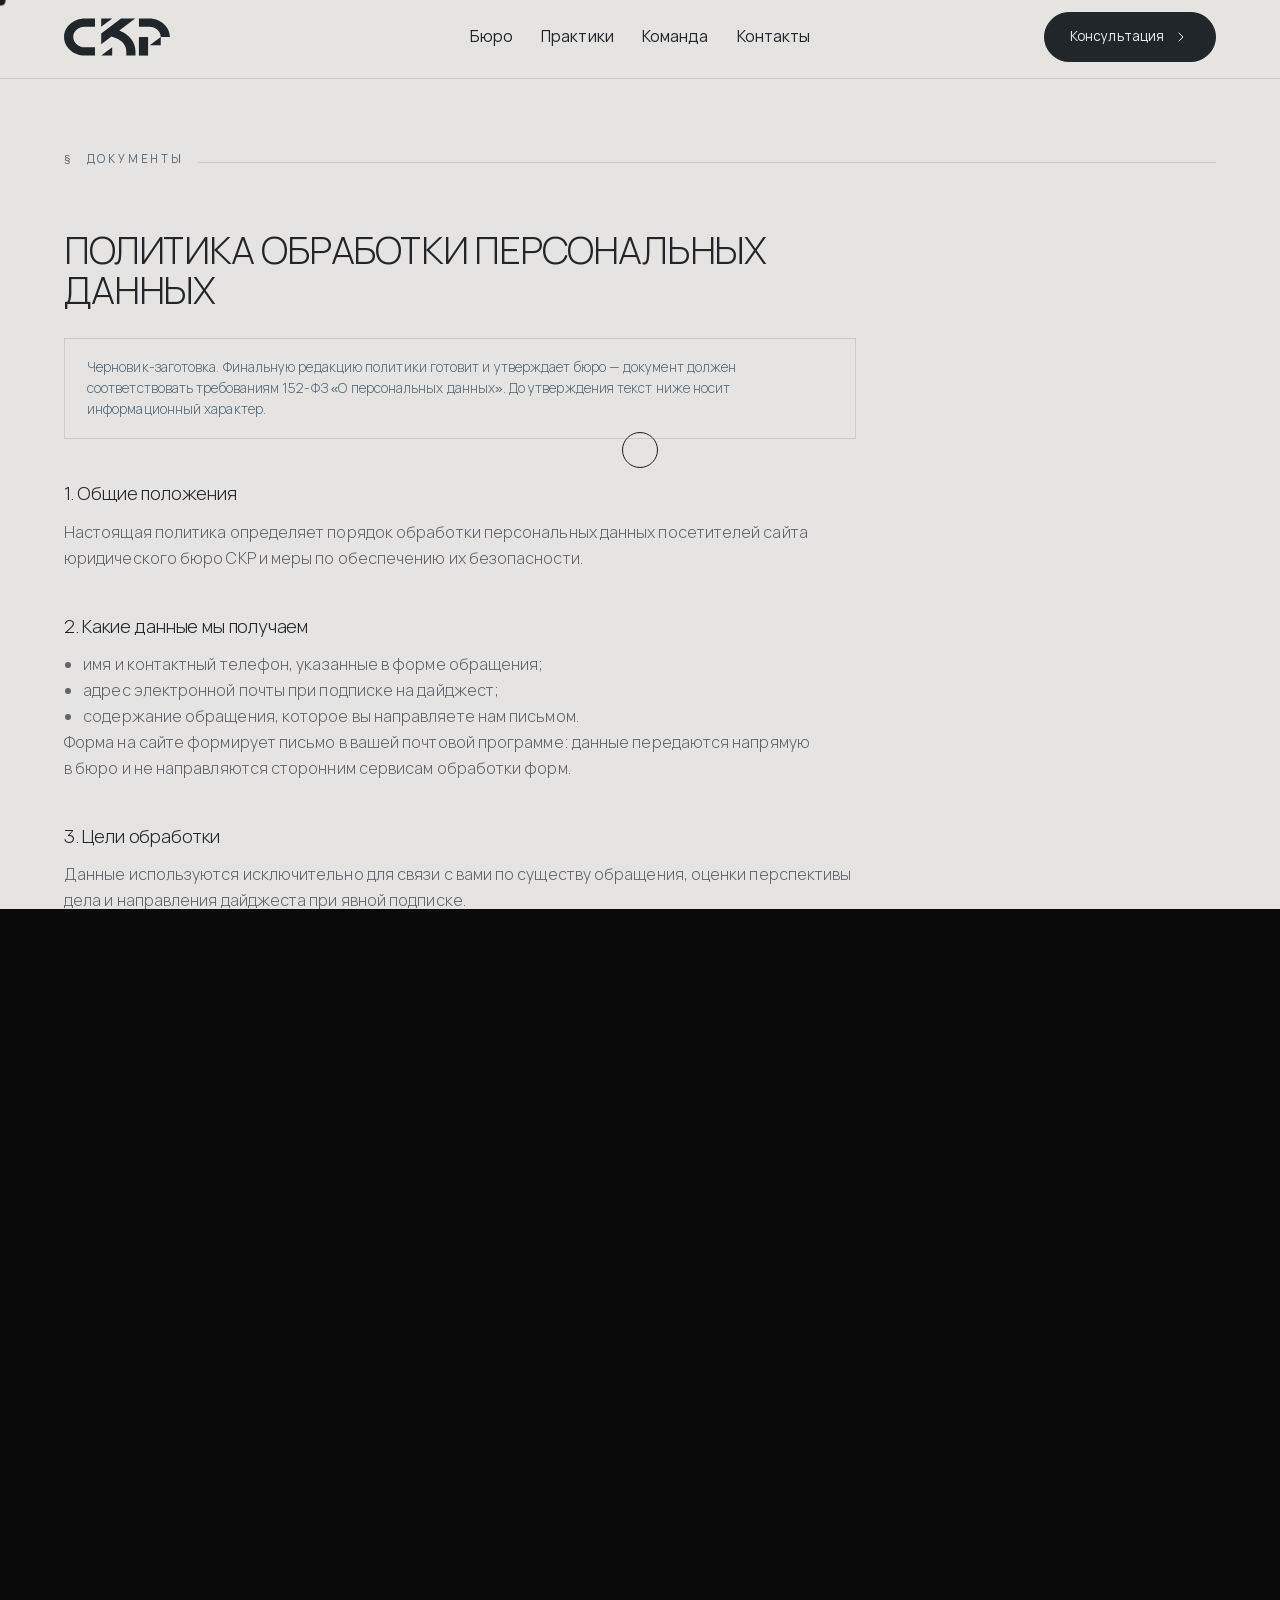
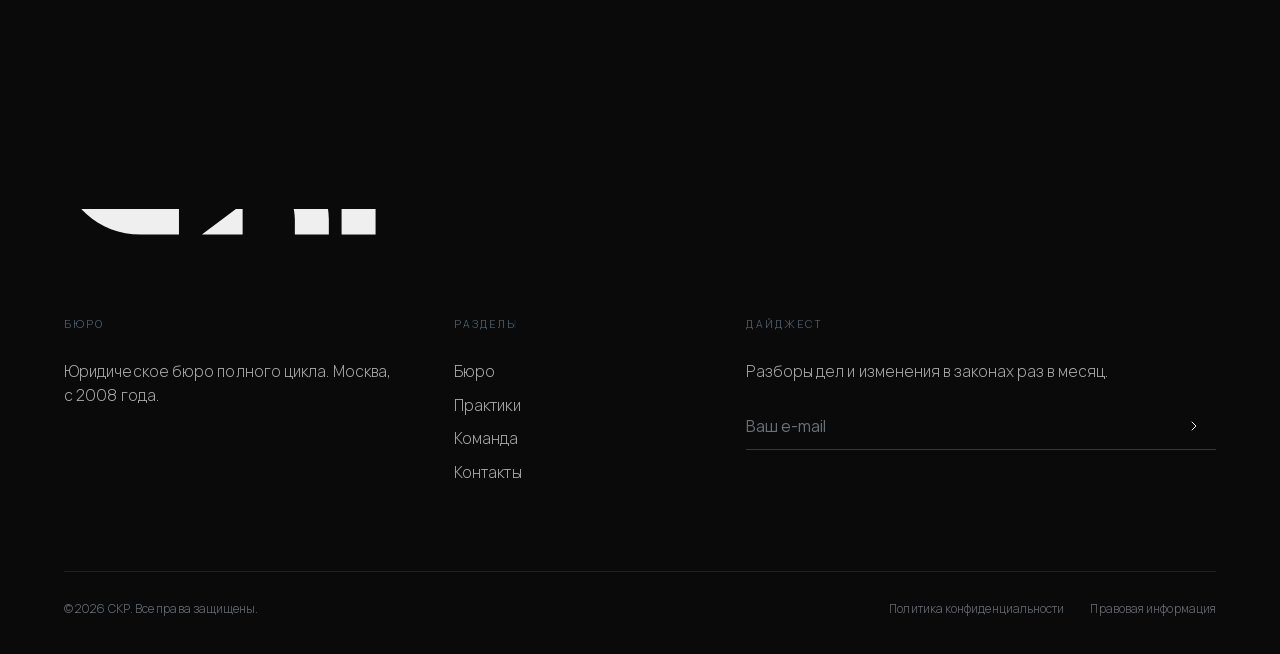
<file: privacy.html>
<!DOCTYPE html>
<html lang="ru">
<head>
<meta charset="UTF-8">
<meta name="viewport" content="width=device-width, initial-scale=1.0">
<title>Политика конфиденциальности — СКР</title>
<meta name="description" content="Политика обработки персональных данных и правовая информация юридического бюро СКР.">
<meta name="robots" content="noindex">
<link rel="icon" type="image/svg+xml" href="assets/img/favicon.svg">
<link rel="preload" href="assets/fonts/vela-200-800.woff2" as="font" type="font/woff2" crossorigin>
<link rel="stylesheet" href="assets/css/style.css?v=20261019-all-light">
</head>
<body class="no-js">

<!-- cursor -->
<div class="cur" aria-hidden="true"></div>
<div class="cur cur-ring" aria-hidden="true"></div>

<!-- ===================== HEADER ===================== -->
<header class="hdr">
<div class="hdr__in">
<a href="index.html" class="logo cursor-target" aria-label="СКР — юридическое бюро">
<svg viewBox="62 213 472 169" xmlns="http://www.w3.org/2000/svg">
<path d="M62.3,297.6c0,45.5,41.3,82.6,92,82.6H200v-36.6h-45.7c-28.2,0-51.2-20.6-51.2-46c0-25.3,23-46,51.2-46H200v-36.6h-45.7C103.6,215.1,62.3,252.1,62.3,297.6z"/>
<path d="M312.3,270.3l-4.2-1.6l70.5-53.7h-63.1l-88,67v48.1l45.8-34.9l23.1,8.8c26,9.8,42.7,32.5,42.7,57.8v18.3h40.8v-18.3C379.9,321.9,353.4,285.9,312.3,270.3z"/>
<path d="M492.2,297.6H533c0-45.5-41.3-82.6-92-82.6h-45.7v36.6h45.7C469.2,251.7,492.2,272.3,492.2,297.6z"/>
<rect x="395.2" y="297.6" width="40.8" height="82.6"/>
<polygon points="276.4,343.6 276.4,380.2 227.5,380.2"/>
<polygon points="492.2,297.6 492.2,334.3 443.3,334.3"/>
<polygon points="227.5,251.7 227.5,215.1 276.4,215.1"/>
</svg>
</a>
<nav class="nav">
<a href="index.html" class="cursor-target">Бюро</a>
<a href="praktiki.html" class="cursor-target">Практики</a>
<a href="komanda.html" class="cursor-target">Команда</a>
<a href="kontakty.html" class="cursor-target">Контакты</a>
</nav>
<a href="kontakty.html#leadForm" class="hdr__cta btn btn--solid cursor-target"><span class="lbl">Консультация</span><span class="arr" aria-hidden="true"><svg viewBox="0 0 24 24" width="16" height="16" fill="none" stroke="currentColor" stroke-width="1.5" stroke-linecap="round" stroke-linejoin="round" aria-hidden="true"><path d="m9 18 6-6-6-6"/></svg></span></a>
<button class="burger cursor-target" id="burger" aria-label="Меню"><span></span><span></span></button>
</div>
</header>


<!-- mobile menu -->
<div class="mm" id="mm">
<div class="mm__top">
<span class="logo" aria-hidden="true">
<svg viewBox="62 213 472 169" xmlns="http://www.w3.org/2000/svg">
<path d="M62.3,297.6c0,45.5,41.3,82.6,92,82.6H200v-36.6h-45.7c-28.2,0-51.2-20.6-51.2-46c0-25.3,23-46,51.2-46H200v-36.6h-45.7C103.6,215.1,62.3,252.1,62.3,297.6z"/>
<path d="M312.3,270.3l-4.2-1.6l70.5-53.7h-63.1l-88,67v48.1l45.8-34.9l23.1,8.8c26,9.8,42.7,32.5,42.7,57.8v18.3h40.8v-18.3C379.9,321.9,353.4,285.9,312.3,270.3z"/>
<path d="M492.2,297.6H533c0-45.5-41.3-82.6-92-82.6h-45.7v36.6h45.7C469.2,251.7,492.2,272.3,492.2,297.6z"/>
<rect x="395.2" y="297.6" width="40.8" height="82.6"/>
<polygon points="276.4,343.6 276.4,380.2 227.5,380.2"/>
<polygon points="492.2,297.6 492.2,334.3 443.3,334.3"/>
<polygon points="227.5,251.7 227.5,215.1 276.4,215.1"/>
</svg>
</span>
<button class="mm__x" id="mmx" aria-label="Закрыть">✕</button>
</div>
<nav>
<a href="index.html" class="mlink">Бюро</a>
<a href="praktiki.html" class="mlink">Практики</a>
<a href="komanda.html" class="mlink">Команда</a>
<a href="kontakty.html" class="mlink">Контакты</a>
</nav>
<div class="mm__foot">
<span>Москва</span>
<span><a href="tel:+74951234567">+7&nbsp;(495)&nbsp;123-45-67</a></span>
</div>
</div>

<!-- ===================== DOCUMENT ===================== -->
<section class="pad full" style="padding-top:calc(var(--hdr-h) + clamp(48px,8vh,96px));">
<div class="sec-head">
<span class="idx">§</span>
<span class="kicker">Документы</span>
<span class="rule"></span>
</div>
<div class="doc">
<h1>Политика обработки персональных данных</h1>
<div class="stub">Черновик-заготовка. Финальную редакцию политики готовит и&nbsp;утверждает бюро&nbsp;— документ должен соответствовать требованиям 152-ФЗ «О&nbsp;персональных данных». До&nbsp;утверждения текст ниже носит информационный характер.</div>
<h3>1. Общие положения</h3>
<p>Настоящая политика определяет порядок обработки персональных данных посетителей сайта юридического бюро СКР и&nbsp;меры по&nbsp;обеспечению их&nbsp;безопасности.</p>
<h3>2. Какие данные мы&nbsp;получаем</h3>
<ul>
<li>имя и&nbsp;контактный телефон, указанные в&nbsp;форме обращения;</li>
<li>адрес электронной почты при подписке на&nbsp;дайджест;</li>
<li>содержание обращения, которое вы&nbsp;направляете нам письмом.</li>
</ul>
<p>Форма на&nbsp;сайте формирует письмо в&nbsp;вашей почтовой программе: данные передаются напрямую в&nbsp;бюро и&nbsp;не&nbsp;направляются сторонним сервисам обработки форм.</p>
<h3>3. Цели обработки</h3>
<p>Данные используются исключительно для связи с&nbsp;вами по&nbsp;существу обращения, оценки перспективы дела и&nbsp;направления дайджеста при явной подписке.</p>
<h3>4. Конфиденциальность</h3>
<p>Сведения, сообщённые бюро, охраняются адвокатской тайной. Данные не&nbsp;передаются третьим лицам, за&nbsp;исключением случаев, прямо предусмотренных законом.</p>
<h3>5. Ваши права</h3>
<p>Вы&nbsp;вправе запросить уточнение, блокирование или уничтожение ваших персональных данных, направив запрос на&nbsp;<a href="mailto:hello@skr.law" style="text-decoration:underline;text-underline-offset:3px;">hello@skr.law</a>.</p>

<h2 id="legal" style="margin-top:80px;">Правовая информация</h2>
<div class="stub">Раздел заполняется реквизитами бюро при запуске: полное наименование, ИНН, ОГРН, адрес, сведения об&nbsp;адвокатских статусах партнёров. До&nbsp;публикации реквизитов раздел носит информационный характер.</div>
<p>Юридическое бюро СКР — Москва, Пресненская наб., 12, башня «Меркурий», 14&nbsp;этаж.</p>
<p>Телефон: <a href="tel:+74951234567" style="text-decoration:underline;text-underline-offset:3px;">+7&nbsp;(495)&nbsp;123-45-67</a> · Почта: <a href="mailto:hello@skr.law" style="text-decoration:underline;text-underline-offset:3px;">hello@skr.law</a></p>
</div>
</section>

<!-- ===================== FOOTER ===================== -->
<footer class="footer full">
<div class="grid">
<div class="footer__mark fx" data-fade>
<span class="logo footer__logo" aria-label="СКР">
<svg viewBox="62 213 472 169" xmlns="http://www.w3.org/2000/svg">
<path d="M62.3,297.6c0,45.5,41.3,82.6,92,82.6H200v-36.6h-45.7c-28.2,0-51.2-20.6-51.2-46c0-25.3,23-46,51.2-46H200v-36.6h-45.7C103.6,215.1,62.3,252.1,62.3,297.6z"/>
<path d="M312.3,270.3l-4.2-1.6l70.5-53.7h-63.1l-88,67v48.1l45.8-34.9l23.1,8.8c26,9.8,42.7,32.5,42.7,57.8v18.3h40.8v-18.3C379.9,321.9,353.4,285.9,312.3,270.3z"/>
<path d="M492.2,297.6H533c0-45.5-41.3-82.6-92-82.6h-45.7v36.6h45.7C469.2,251.7,492.2,272.3,492.2,297.6z"/>
<rect x="395.2" y="297.6" width="40.8" height="82.6"/>
<polygon points="276.4,343.6 276.4,380.2 227.5,380.2"/>
<polygon points="492.2,297.6 492.2,334.3 443.3,334.3"/>
<polygon points="227.5,251.7 227.5,215.1 276.4,215.1"/>
</svg>
</span>
<span class="tag">Право на&nbsp;вашей стороне</span>
</div>
</div>
<div class="grid footer__cols">
<div class="fcol fcol--a">
<h4>Бюро</h4>
<p class="muted" style="max-width:30ch;color:var(--grey);">Юридическое бюро полного цикла. Москва, с&nbsp;2008&nbsp;года.</p>
</div>
<div class="fcol fcol--b">
<h4>Разделы</h4>
<a href="index.html" class="cursor-target">Бюро</a>
<a href="praktiki.html" class="cursor-target">Практики</a>
<a href="komanda.html" class="cursor-target">Команда</a>
<a href="kontakty.html" class="cursor-target">Контакты</a>
</div>
<div class="fcol fcol--c">
<h4>Дайджест</h4>
<p class="muted" style="color:var(--grey);margin-bottom:14px;">Разборы дел и&nbsp;изменения в&nbsp;законах раз в&nbsp;месяц.</p>
<form class="fnews" id="newsForm">
<input type="email" placeholder="Ваш e-mail" required aria-label="Ваш e-mail">
<button type="submit" aria-label="Подписаться" class="cursor-target">
<svg viewBox="0 0 24 24" width="16" height="16" fill="none" stroke="currentColor" stroke-width="1.5" stroke-linecap="round" stroke-linejoin="round" aria-hidden="true"><path d="m9 18 6-6-6-6"/></svg>
</button>
</form>
</div>
</div>
<div class="footer__base">
<span class="c">© 2026 СКР. Все права защищены.</span>
<div class="links">
<a href="privacy.html" class="cursor-target">Политика конфиденциальности</a>
<a href="privacy.html#legal" class="cursor-target">Правовая информация</a>
</div>
</div>
</footer>

<script src="assets/js/vendor/gsap.min.js"></script>
<script src="assets/js/vendor/ScrollTrigger.min.js"></script>
<script src="assets/js/vendor/lenis.min.js"></script>
<script src="assets/js/vendor/splitting.min.js"></script>
<script src="assets/js/main.js?v=20261019-header-facts"></script>
</body>
</html>
</file>
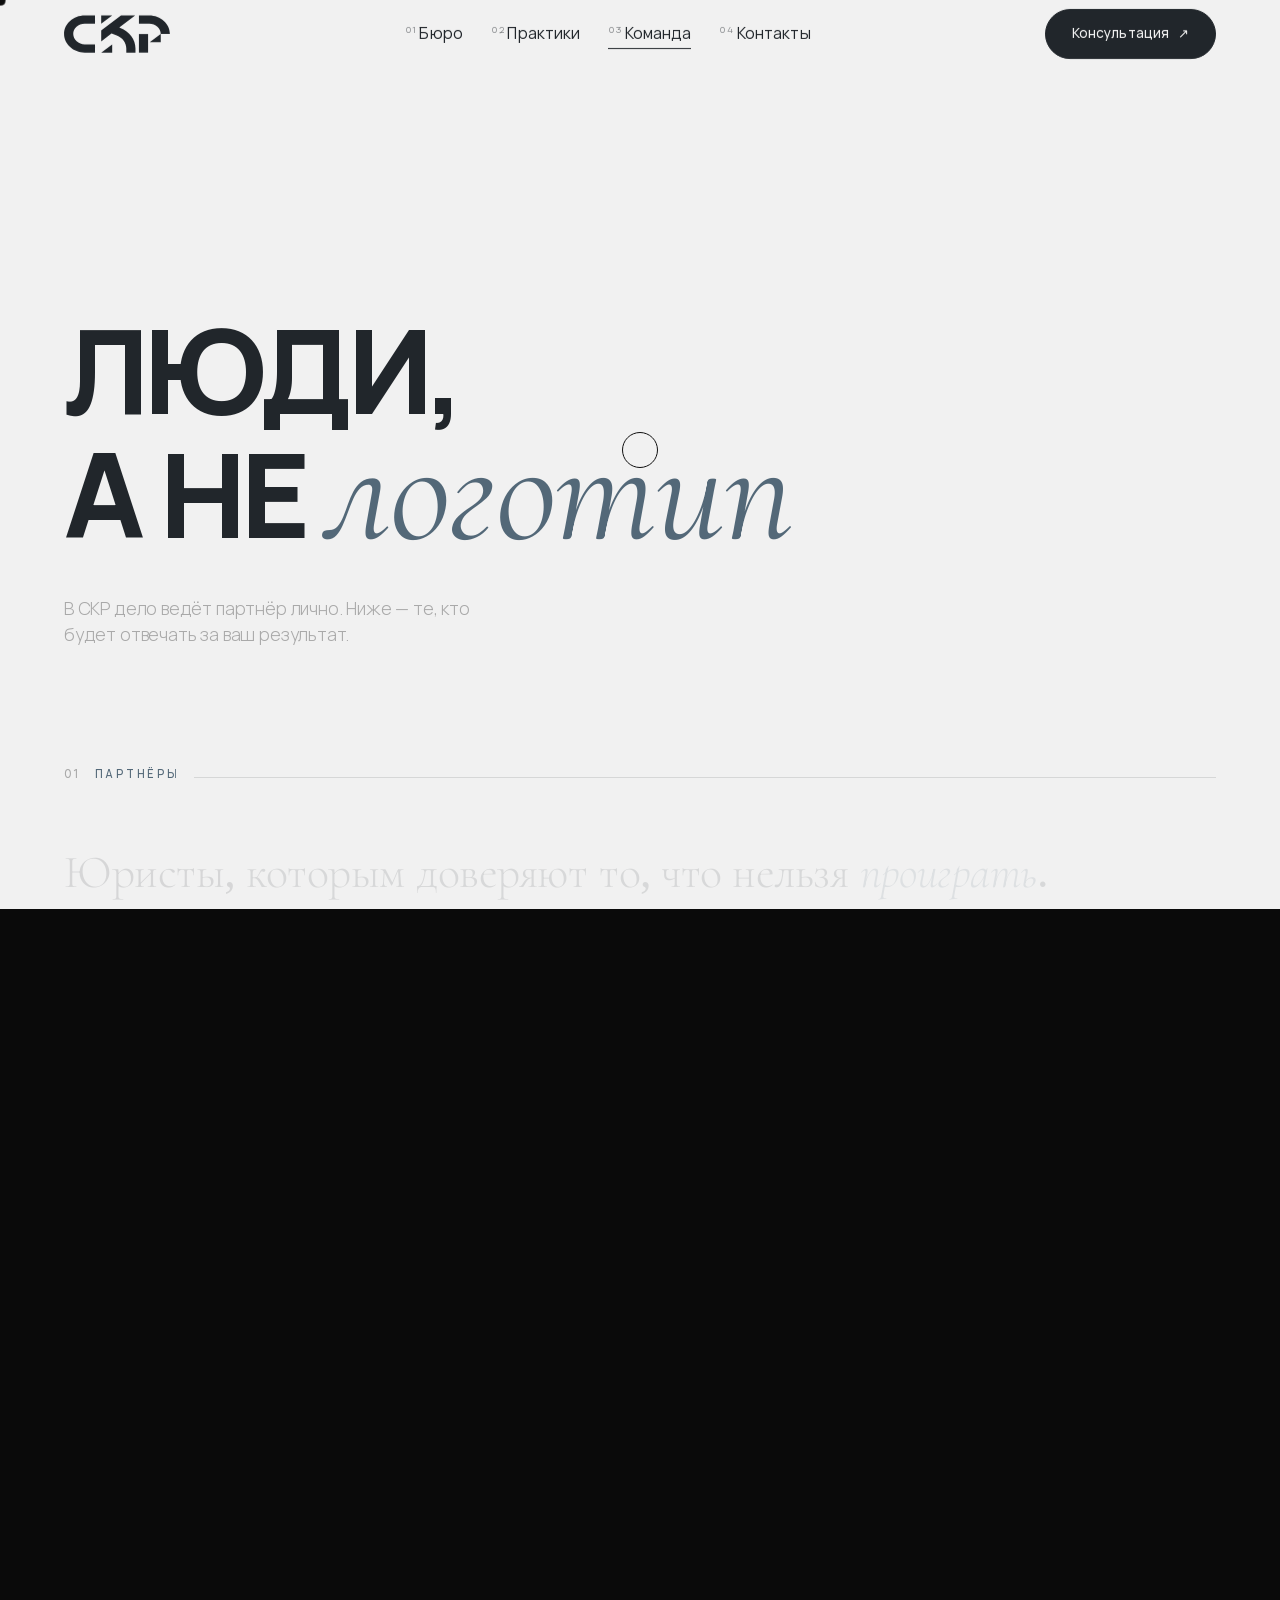
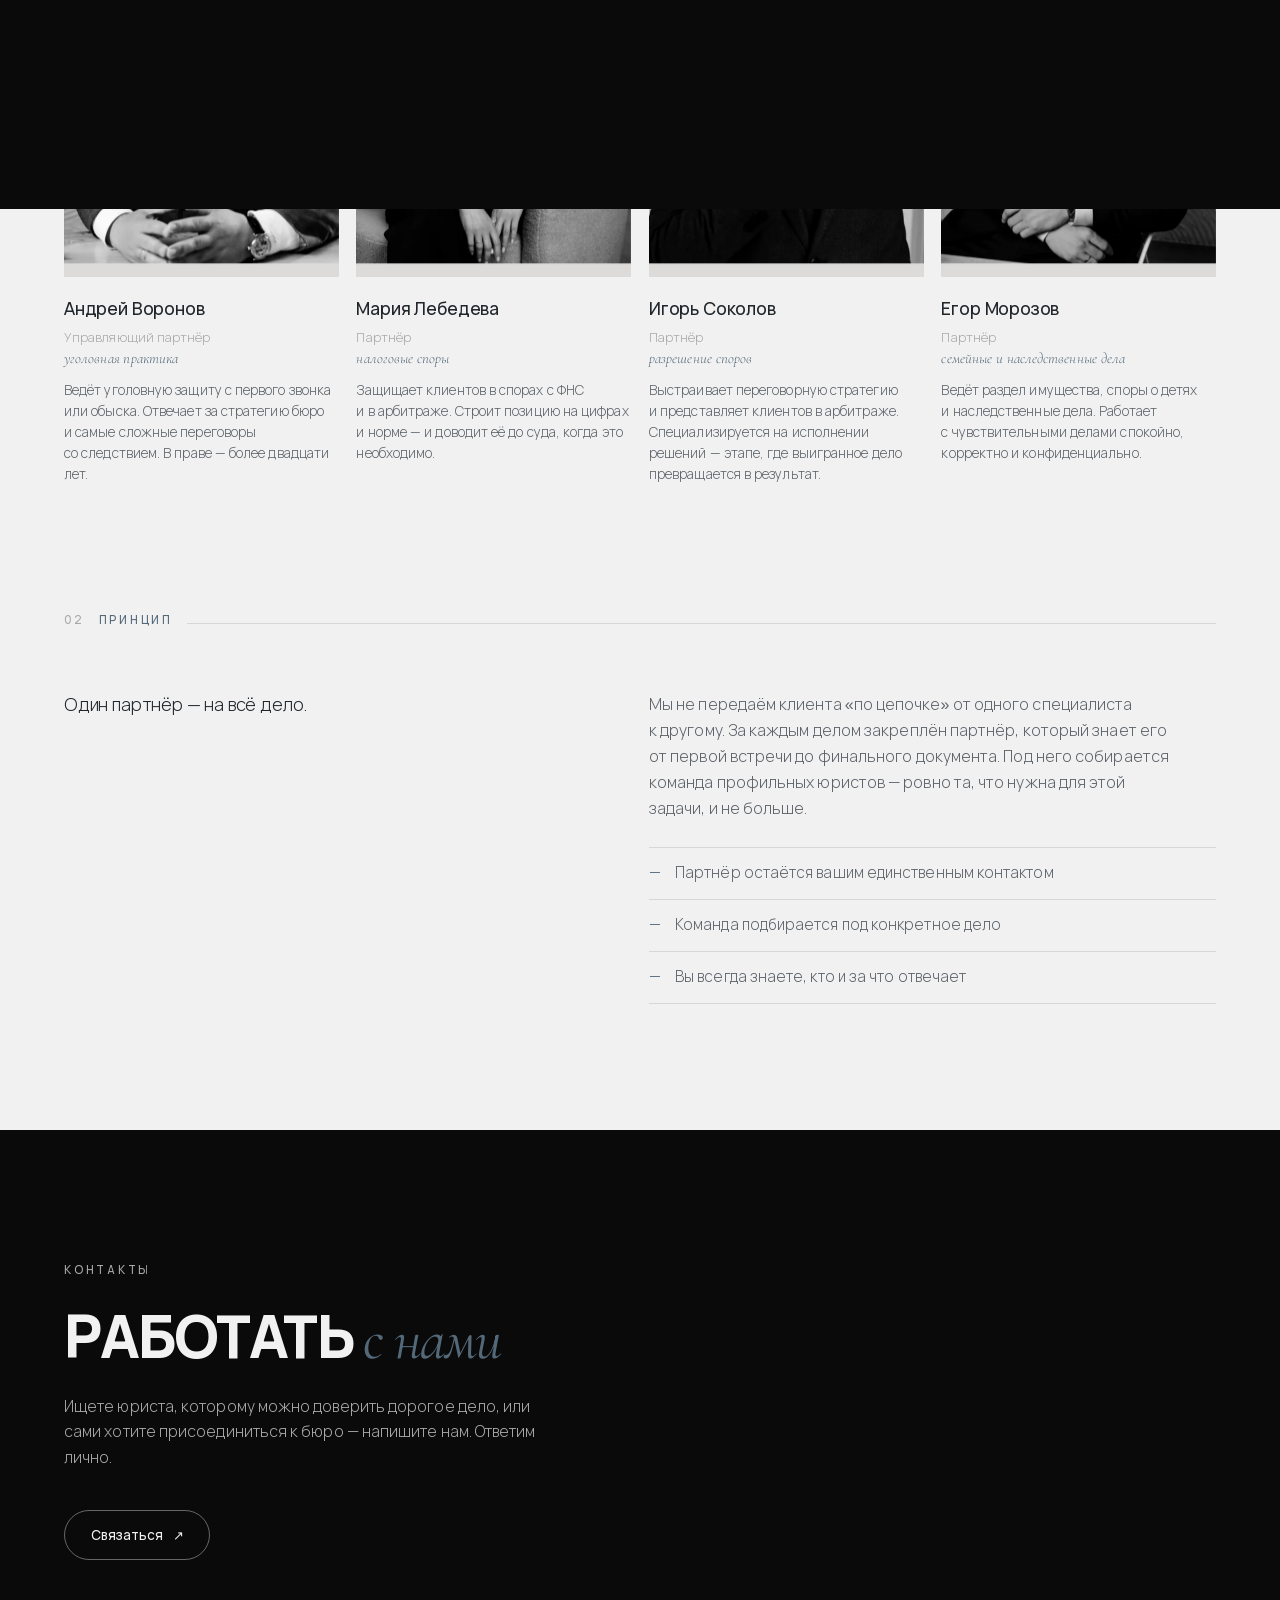
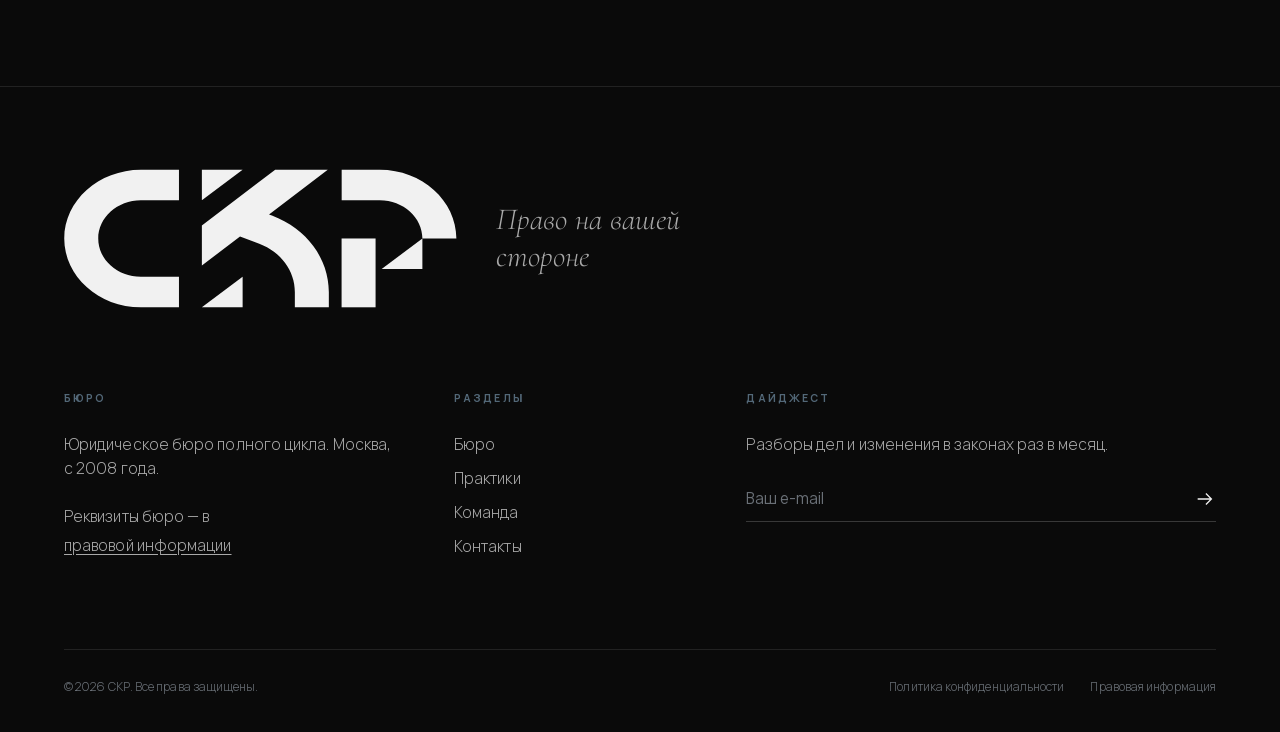
<file: site/komanda.html>
<!DOCTYPE html>
<html lang="ru">
<head>
<meta charset="UTF-8">
<meta name="viewport" content="width=device-width, initial-scale=1.0">
<title>Команда — СКР | Партнёры бюро</title>
<meta name="description" content="Команда СКР: в бюро дело ведёт партнёр лично. Партнёры по уголовной практике, налоговым спорам, разрешению споров и семейным делам.">
<link rel="icon" type="image/svg+xml" href="assets/img/favicon.svg">
<link rel="preload" href="assets/fonts/vela-200-800.woff2" as="font" type="font/woff2" crossorigin>
<link rel="preload" href="assets/fonts/cormorant-300-700.woff2" as="font" type="font/woff2" crossorigin>
<link rel="preload" href="assets/fonts/cormorant-300-700-italic.woff2" as="font" type="font/woff2" crossorigin>
<link rel="stylesheet" href="assets/css/style.css">
</head>
<body class="no-js">

<!-- cursor -->
<div class="cur" aria-hidden="true"></div>
<div class="cur cur-ring" aria-hidden="true"></div>

<!-- ===================== HEADER ===================== -->
<header class="hdr">
<div class="hdr__in">
<a href="index.html" class="logo cursor-target" aria-label="СКР — юридическое бюро">
<svg viewBox="62 213 472 169" xmlns="http://www.w3.org/2000/svg">
<path d="M62.3,297.6c0,45.5,41.3,82.6,92,82.6H200v-36.6h-45.7c-28.2,0-51.2-20.6-51.2-46c0-25.3,23-46,51.2-46H200v-36.6h-45.7C103.6,215.1,62.3,252.1,62.3,297.6z"/>
<path d="M312.3,270.3l-4.2-1.6l70.5-53.7h-63.1l-88,67v48.1l45.8-34.9l23.1,8.8c26,9.8,42.7,32.5,42.7,57.8v18.3h40.8v-18.3C379.9,321.9,353.4,285.9,312.3,270.3z"/>
<path d="M492.2,297.6H533c0-45.5-41.3-82.6-92-82.6h-45.7v36.6h45.7C469.2,251.7,492.2,272.3,492.2,297.6z"/>
<rect x="395.2" y="297.6" width="40.8" height="82.6"/>
<polygon points="276.4,343.6 276.4,380.2 227.5,380.2"/>
<polygon points="492.2,297.6 492.2,334.3 443.3,334.3"/>
<polygon points="227.5,251.7 227.5,215.1 276.4,215.1"/>
</svg>
</a>
<nav class="nav">
<a href="index.html" class="cursor-target"><span class="nn">01</span>Бюро</a>
<a href="praktiki.html" class="cursor-target"><span class="nn">02</span>Практики</a>
<a href="komanda.html" class="cursor-target is-active" aria-current="page"><span class="nn">03</span>Команда</a>
<a href="kontakty.html" class="cursor-target"><span class="nn">04</span>Контакты</a>
</nav>
<a href="kontakty.html" class="hdr__cta btn cursor-target"><span class="lbl">Консультация</span><span class="arr">↗</span></a>
<button class="burger cursor-target" id="burger" aria-label="Меню"><span></span><span></span></button>
</div>
</header>

<!-- mobile menu -->
<div class="mm" id="mm">
<div class="mm__top">
<span class="logo" aria-hidden="true">
<svg viewBox="62 213 472 169" xmlns="http://www.w3.org/2000/svg">
<path d="M62.3,297.6c0,45.5,41.3,82.6,92,82.6H200v-36.6h-45.7c-28.2,0-51.2-20.6-51.2-46c0-25.3,23-46,51.2-46H200v-36.6h-45.7C103.6,215.1,62.3,252.1,62.3,297.6z"/>
<path d="M312.3,270.3l-4.2-1.6l70.5-53.7h-63.1l-88,67v48.1l45.8-34.9l23.1,8.8c26,9.8,42.7,32.5,42.7,57.8v18.3h40.8v-18.3C379.9,321.9,353.4,285.9,312.3,270.3z"/>
<path d="M492.2,297.6H533c0-45.5-41.3-82.6-92-82.6h-45.7v36.6h45.7C469.2,251.7,492.2,272.3,492.2,297.6z"/>
<rect x="395.2" y="297.6" width="40.8" height="82.6"/>
<polygon points="276.4,343.6 276.4,380.2 227.5,380.2"/>
<polygon points="492.2,297.6 492.2,334.3 443.3,334.3"/>
<polygon points="227.5,251.7 227.5,215.1 276.4,215.1"/>
</svg>
</span>
<button class="mm__x" id="mmx" aria-label="Закрыть">✕</button>
</div>
<nav>
<a href="index.html" class="mlink"><span class="mn">01</span>Бюро</a>
<a href="praktiki.html" class="mlink"><span class="mn">02</span>Практики</a>
<a href="komanda.html" class="mlink is-active"><span class="mn">03</span>Команда</a>
<a href="kontakty.html" class="mlink"><span class="mn">04</span>Контакты</a>
</nav>
<div class="mm__foot">
<span>Москва</span>
<span><a href="tel:+74951234567">+7&nbsp;(495)&nbsp;123-45-67</a></span>
</div>
</div>

<!-- ===================== HERO — 3.1 ===================== -->
<section class="hero hero--page" id="top">
<div class="hero__h full">
<h1 data-hero>
<span class="row"><i>Люди,</i></span>
<span class="row"><i>а&nbsp;не&nbsp;<span class="accent">логотип</span></i></span>
</h1>
<div class="hero__base">
<p class="hero__lead lead muted fx" data-fade>В&nbsp;СКР дело ведёт партнёр лично. Ниже&nbsp;— те, кто будет отвечать за&nbsp;ваш результат.</p>
</div>
</div>
</section>

<!-- ===================== TEAM — 3.2 / 3.3 ===================== -->
<section class="pad full" id="team" style="padding-top:clamp(48px,7vh,96px);">
<div class="sec-head fx" data-fade>
<span class="idx">01</span>
<span class="kicker">Партнёры</span>
<span class="rule"></span>
</div>
<div class="grid">
<div style="grid-column:1/13;">
<p class="statement" style="font-size:var(--fs-statement);">
<span data-words>Юристы, которым доверяют&nbsp;то, что&nbsp;нельзя <span class="em">проиграть</span>.</span>
</p>
</div>
</div>
<div class="grid">
<figure class="team-photo fx" data-fade>
<div class="ph">
<picture>
<source type="image/webp" srcset="assets/img/team-group-480.webp 480w, assets/img/team-group-960.webp 960w, assets/img/team-group-1600.webp 1600w" sizes="100vw">
<img src="assets/img/team-group-960.jpg" width="960" height="640" alt="Команда юридического бюро СКР" loading="lazy">
</picture>
</div>
<figcaption>Команда бюро&nbsp;— Москва</figcaption>
</figure>
</div>
<div class="grid team__grid">
<figure class="mem cursor-target fx" data-fade>
<div class="mem__img">
<span class="mem__no">01</span>
<picture>
<source type="image/webp" srcset="assets/img/partner-voronov-480.webp 480w, assets/img/partner-voronov-960.webp 960w, assets/img/partner-voronov-1600.webp 1600w" sizes="(min-width:760px) 22vw, 46vw">
<img src="assets/img/partner-voronov-960.jpg" width="960" height="1440" alt="Андрей Воронов — управляющий партнёр, уголовная практика" loading="lazy">
</picture>
</div>
<figcaption>
<div class="mem__name">Андрей Воронов</div>
<div class="mem__role">Управляющий партнёр<br><span class="em">уголовная практика</span></div>
<p class="mem__bio">Ведёт уголовную защиту с&nbsp;первого звонка или обыска. Отвечает за&nbsp;стратегию бюро и&nbsp;самые сложные переговоры со&nbsp;следствием. В&nbsp;праве&nbsp;— более двадцати лет.</p>
</figcaption>
</figure>
<figure class="mem cursor-target fx" data-fade>
<div class="mem__img">
<span class="mem__no">02</span>
<picture>
<source type="image/webp" srcset="assets/img/partner-lebedeva-480.webp 480w, assets/img/partner-lebedeva-960.webp 960w, assets/img/partner-lebedeva-1600.webp 1600w" sizes="(min-width:760px) 22vw, 46vw">
<img src="assets/img/partner-lebedeva-960.jpg" width="960" height="1440" alt="Мария Лебедева — партнёр, налоговые споры" loading="lazy">
</picture>
</div>
<figcaption>
<div class="mem__name">Мария Лебедева</div>
<div class="mem__role">Партнёр<br><span class="em">налоговые споры</span></div>
<p class="mem__bio">Защищает клиентов в&nbsp;спорах с&nbsp;ФНС и&nbsp;в&nbsp;арбитраже. Строит позицию на&nbsp;цифрах и&nbsp;норме&nbsp;— и&nbsp;доводит её&nbsp;до&nbsp;суда, когда это необходимо.</p>
</figcaption>
</figure>
<figure class="mem cursor-target fx" data-fade>
<div class="mem__img">
<span class="mem__no">03</span>
<picture>
<source type="image/webp" srcset="assets/img/partner-sokolov-480.webp 480w, assets/img/partner-sokolov-960.webp 960w, assets/img/partner-sokolov-1600.webp 1600w" sizes="(min-width:760px) 22vw, 46vw">
<img src="assets/img/partner-sokolov-960.jpg" width="960" height="1440" alt="Игорь Соколов — партнёр, разрешение споров" loading="lazy">
</picture>
</div>
<figcaption>
<div class="mem__name">Игорь Соколов</div>
<div class="mem__role">Партнёр<br><span class="em">разрешение споров</span></div>
<p class="mem__bio">Выстраивает переговорную стратегию и&nbsp;представляет клиентов в&nbsp;арбитраже. Специализируется на&nbsp;исполнении решений&nbsp;— этапе, где выигранное дело превращается в&nbsp;результат.</p>
</figcaption>
</figure>
<figure class="mem cursor-target fx" data-fade>
<div class="mem__img">
<span class="mem__no">04</span>
<picture>
<source type="image/webp" srcset="assets/img/partner-morozov-480.webp 480w, assets/img/partner-morozov-960.webp 960w, assets/img/partner-morozov-1600.webp 1600w" sizes="(min-width:760px) 22vw, 46vw">
<img src="assets/img/partner-morozov-960.jpg" width="960" height="1440" alt="Егор Морозов — партнёр, семейные и наследственные дела" loading="lazy">
</picture>
</div>
<figcaption>
<div class="mem__name">Егор Морозов</div>
<div class="mem__role">Партнёр<br><span class="em">семейные и&nbsp;наследственные дела</span></div>
<p class="mem__bio">Ведёт раздел имущества, споры о&nbsp;детях и&nbsp;наследственные дела. Работает с&nbsp;чувствительными делами спокойно, корректно и&nbsp;конфиденциально.</p>
</figcaption>
</figure>
</div>
</section>

<!-- ===================== PRINCIPLE — 3.4 ===================== -->
<section class="pad full" id="principle" style="padding-top:0;">
<div class="sec-head fx" data-fade>
<span class="idx">02</span>
<span class="kicker">Принцип</span>
<span class="rule"></span>
</div>
<div class="grid about__cols" style="margin-top:0;">
<div class="about__l">
<p class="lead fx" data-fade>Один партнёр&nbsp;— на&nbsp;всё дело.</p>
</div>
<div class="about__r">
<p class="body-sm fx" data-fade>Мы&nbsp;не&nbsp;передаём клиента «по&nbsp;цепочке» от&nbsp;одного специалиста к&nbsp;другому. За&nbsp;каждым делом закреплён партнёр, который знает его от&nbsp;первой встречи до&nbsp;финального документа. Под него собирается команда профильных юристов&nbsp;— ровно та, что нужна для этой задачи, и&nbsp;не&nbsp;больше.</p>
<ul class="plist fx" data-fade>
<li>Партнёр остаётся вашим единственным контактом</li>
<li>Команда подбирается под конкретное дело</li>
<li>Вы&nbsp;всегда знаете, кто и&nbsp;за&nbsp;что отвечает</li>
</ul>
</div>
</div>
</section>

<!-- ===================== CTA — 3.5 ===================== -->
<section class="cta full">
<span class="kicker fx" data-fade>Контакты</span>
<h2 class="cta__h fx" data-fade>Работать <span class="em">с&nbsp;нами</span></h2>
<p class="cta__p fx" data-fade>Ищете юриста, которому можно доверить дорогое дело, или сами хотите присоединиться к&nbsp;бюро&nbsp;— напишите нам. Ответим лично.</p>
<div class="cta__act fx" data-fade>
<a href="kontakty.html" class="btn btn--on cursor-target"><span class="lbl">Связаться</span><span class="arr">↗</span></a>
</div>
</section>

<!-- ===================== FOOTER ===================== -->
<footer class="footer full">
<div class="grid">
<div class="footer__mark fx" data-fade>
<span class="logo footer__logo" aria-label="СКР">
<svg viewBox="62 213 472 169" xmlns="http://www.w3.org/2000/svg">
<path d="M62.3,297.6c0,45.5,41.3,82.6,92,82.6H200v-36.6h-45.7c-28.2,0-51.2-20.6-51.2-46c0-25.3,23-46,51.2-46H200v-36.6h-45.7C103.6,215.1,62.3,252.1,62.3,297.6z"/>
<path d="M312.3,270.3l-4.2-1.6l70.5-53.7h-63.1l-88,67v48.1l45.8-34.9l23.1,8.8c26,9.8,42.7,32.5,42.7,57.8v18.3h40.8v-18.3C379.9,321.9,353.4,285.9,312.3,270.3z"/>
<path d="M492.2,297.6H533c0-45.5-41.3-82.6-92-82.6h-45.7v36.6h45.7C469.2,251.7,492.2,272.3,492.2,297.6z"/>
<rect x="395.2" y="297.6" width="40.8" height="82.6"/>
<polygon points="276.4,343.6 276.4,380.2 227.5,380.2"/>
<polygon points="492.2,297.6 492.2,334.3 443.3,334.3"/>
<polygon points="227.5,251.7 227.5,215.1 276.4,215.1"/>
</svg>
</span>
<span class="tag">Право на&nbsp;вашей стороне</span>
</div>
</div>
<div class="grid footer__cols">
<div class="fcol fcol--a">
<h4>Бюро</h4>
<p class="muted" style="max-width:30ch;color:var(--grey);">Юридическое бюро полного цикла. Москва, с&nbsp;2008&nbsp;года.</p>
<p class="footer__req" style="margin-top:14px;">Реквизиты бюро&nbsp;— в&nbsp;<a href="privacy.html#legal" class="cursor-target" style="text-decoration:underline;text-underline-offset:3px;">правовой информации</a></p>
</div>
<div class="fcol fcol--b">
<h4>Разделы</h4>
<a href="index.html" class="cursor-target">Бюро</a>
<a href="praktiki.html" class="cursor-target">Практики</a>
<a href="komanda.html" class="cursor-target">Команда</a>
<a href="kontakty.html" class="cursor-target">Контакты</a>
</div>
<div class="fcol fcol--c">
<h4>Дайджест</h4>
<p class="muted" style="color:var(--grey);margin-bottom:14px;">Разборы дел и&nbsp;изменения в&nbsp;законах раз в&nbsp;месяц.</p>
<form class="fnews" id="newsForm">
<input type="email" placeholder="Ваш e-mail" required aria-label="Ваш e-mail">
<button type="submit" aria-label="Подписаться" class="cursor-target">
<svg width="22" height="22" viewBox="0 0 24 24" fill="none"><path d="M4 12h15M13 6l6 6-6 6" stroke="currentColor" stroke-width="1.4"/></svg>
</button>
</form>
</div>
</div>
<div class="footer__base">
<span class="c">© 2026 СКР. Все права защищены.</span>
<div class="links">
<a href="privacy.html" class="cursor-target">Политика конфиденциальности</a>
<a href="privacy.html#legal" class="cursor-target">Правовая информация</a>
</div>
</div>
</footer>

<script src="assets/js/vendor/gsap.min.js"></script>
<script src="assets/js/vendor/ScrollTrigger.min.js"></script>
<script src="assets/js/vendor/lenis.min.js"></script>
<script src="assets/js/vendor/splitting.min.js"></script>
<script src="assets/js/main.js"></script>
</body>
</html>
</file>
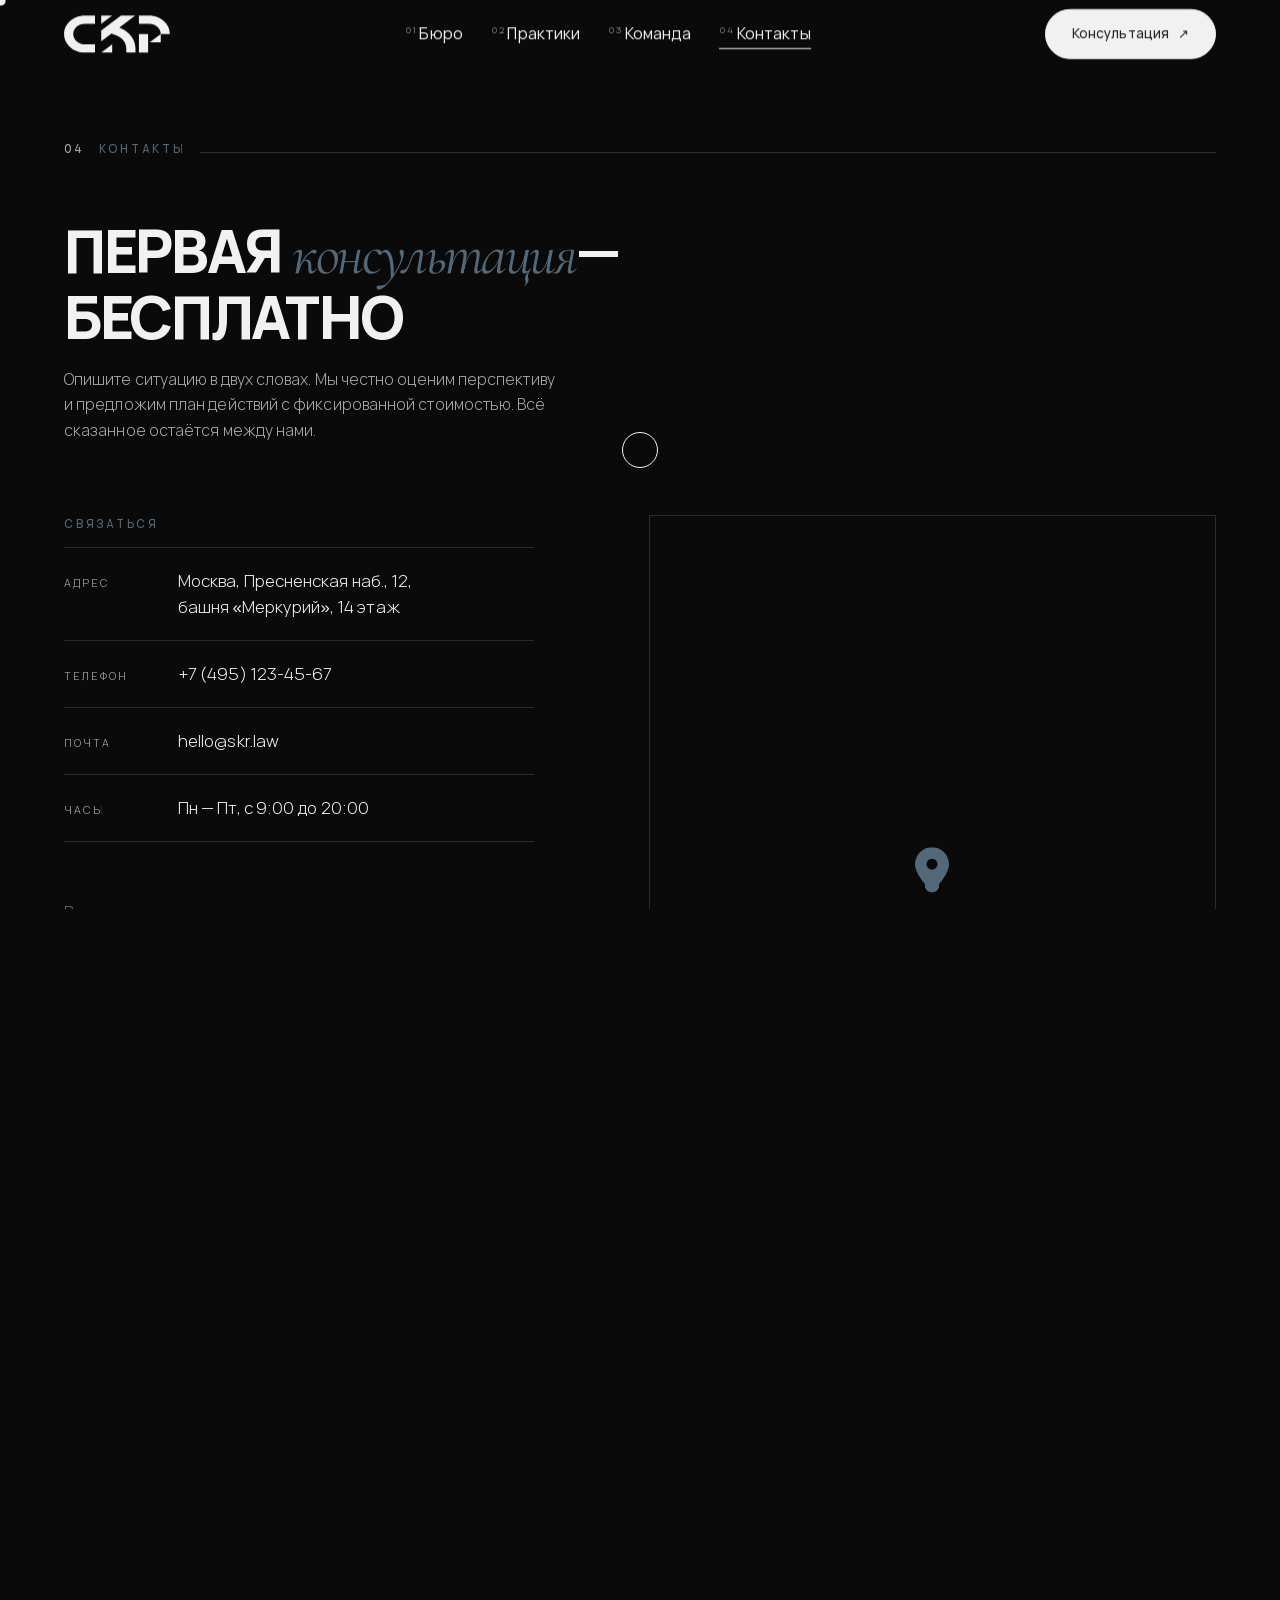
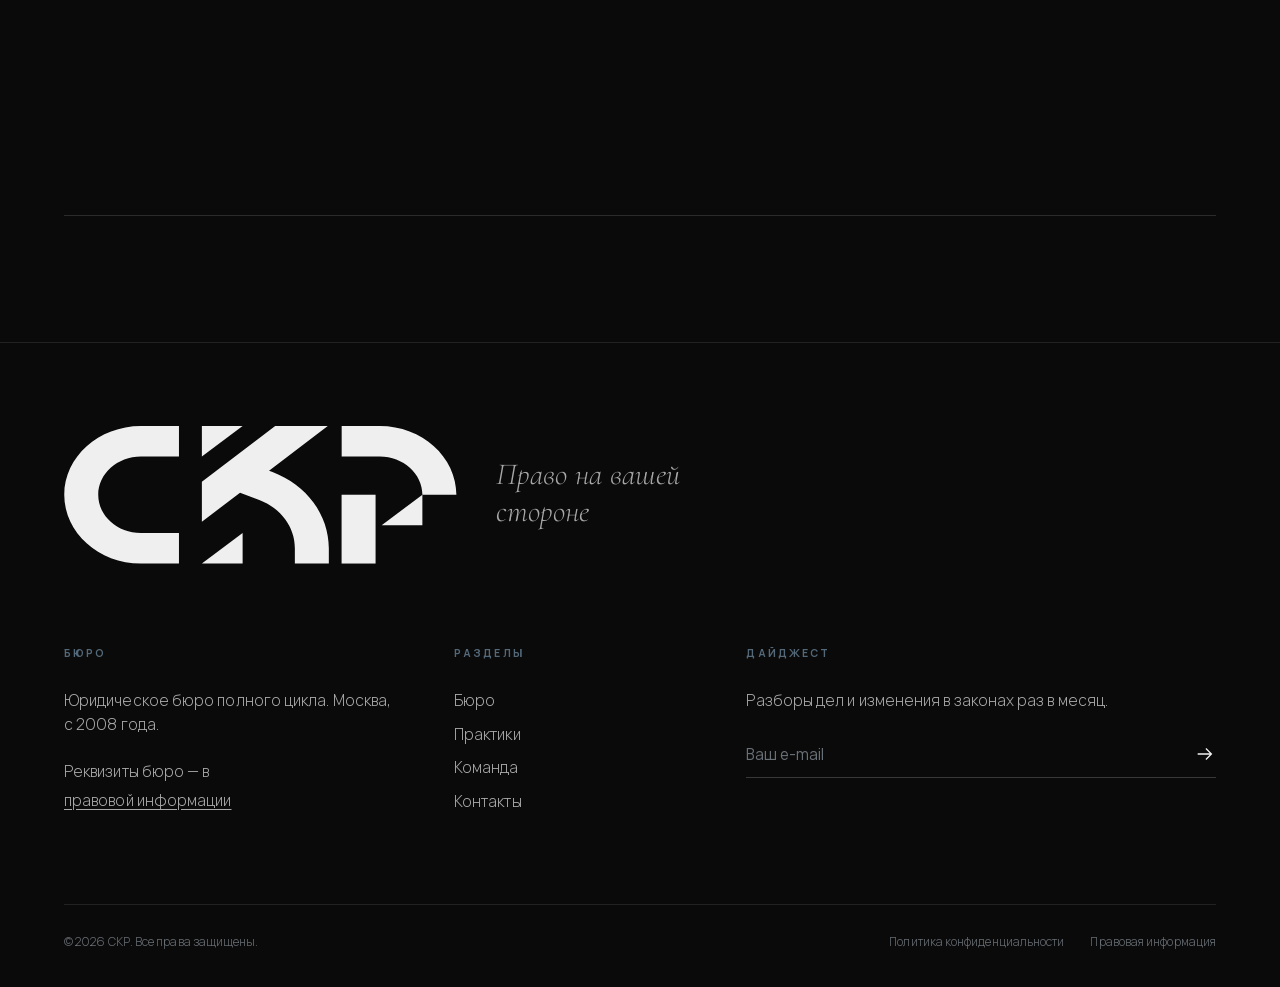
<file: site/kontakty.html>
<!DOCTYPE html>
<html lang="ru">
<head>
<meta charset="UTF-8">
<meta name="viewport" content="width=device-width, initial-scale=1.0">
<title>Контакты — СКР | Первая консультация бесплатно</title>
<meta name="description" content="Свяжитесь с юридическим бюро СКР: Москва, Пресненская наб., 12, башня «Меркурий». Первая консультация — бесплатно и конфиденциально.">
<link rel="icon" type="image/svg+xml" href="assets/img/favicon.svg">
<link rel="preload" href="assets/fonts/vela-200-800.woff2" as="font" type="font/woff2" crossorigin>
<link rel="preload" href="assets/fonts/cormorant-300-700.woff2" as="font" type="font/woff2" crossorigin>
<link rel="preload" href="assets/fonts/cormorant-300-700-italic.woff2" as="font" type="font/woff2" crossorigin>
<link rel="stylesheet" href="assets/css/style.css">
</head>
<body class="no-js page-dark">

<!-- cursor -->
<div class="cur" aria-hidden="true"></div>
<div class="cur cur-ring" aria-hidden="true"></div>

<!-- ===================== HEADER ===================== -->
<header class="hdr">
<div class="hdr__in">
<a href="index.html" class="logo cursor-target" aria-label="СКР — юридическое бюро">
<svg viewBox="62 213 472 169" xmlns="http://www.w3.org/2000/svg">
<path d="M62.3,297.6c0,45.5,41.3,82.6,92,82.6H200v-36.6h-45.7c-28.2,0-51.2-20.6-51.2-46c0-25.3,23-46,51.2-46H200v-36.6h-45.7C103.6,215.1,62.3,252.1,62.3,297.6z"/>
<path d="M312.3,270.3l-4.2-1.6l70.5-53.7h-63.1l-88,67v48.1l45.8-34.9l23.1,8.8c26,9.8,42.7,32.5,42.7,57.8v18.3h40.8v-18.3C379.9,321.9,353.4,285.9,312.3,270.3z"/>
<path d="M492.2,297.6H533c0-45.5-41.3-82.6-92-82.6h-45.7v36.6h45.7C469.2,251.7,492.2,272.3,492.2,297.6z"/>
<rect x="395.2" y="297.6" width="40.8" height="82.6"/>
<polygon points="276.4,343.6 276.4,380.2 227.5,380.2"/>
<polygon points="492.2,297.6 492.2,334.3 443.3,334.3"/>
<polygon points="227.5,251.7 227.5,215.1 276.4,215.1"/>
</svg>
</a>
<nav class="nav">
<a href="index.html" class="cursor-target"><span class="nn">01</span>Бюро</a>
<a href="praktiki.html" class="cursor-target"><span class="nn">02</span>Практики</a>
<a href="komanda.html" class="cursor-target"><span class="nn">03</span>Команда</a>
<a href="kontakty.html" class="cursor-target is-active" aria-current="page"><span class="nn">04</span>Контакты</a>
</nav>
<a href="kontakty.html" class="hdr__cta btn cursor-target"><span class="lbl">Консультация</span><span class="arr">↗</span></a>
<button class="burger cursor-target" id="burger" aria-label="Меню"><span></span><span></span></button>
</div>
</header>

<!-- mobile menu -->
<div class="mm" id="mm">
<div class="mm__top">
<span class="logo" aria-hidden="true">
<svg viewBox="62 213 472 169" xmlns="http://www.w3.org/2000/svg">
<path d="M62.3,297.6c0,45.5,41.3,82.6,92,82.6H200v-36.6h-45.7c-28.2,0-51.2-20.6-51.2-46c0-25.3,23-46,51.2-46H200v-36.6h-45.7C103.6,215.1,62.3,252.1,62.3,297.6z"/>
<path d="M312.3,270.3l-4.2-1.6l70.5-53.7h-63.1l-88,67v48.1l45.8-34.9l23.1,8.8c26,9.8,42.7,32.5,42.7,57.8v18.3h40.8v-18.3C379.9,321.9,353.4,285.9,312.3,270.3z"/>
<path d="M492.2,297.6H533c0-45.5-41.3-82.6-92-82.6h-45.7v36.6h45.7C469.2,251.7,492.2,272.3,492.2,297.6z"/>
<rect x="395.2" y="297.6" width="40.8" height="82.6"/>
<polygon points="276.4,343.6 276.4,380.2 227.5,380.2"/>
<polygon points="492.2,297.6 492.2,334.3 443.3,334.3"/>
<polygon points="227.5,251.7 227.5,215.1 276.4,215.1"/>
</svg>
</span>
<button class="mm__x" id="mmx" aria-label="Закрыть">✕</button>
</div>
<nav>
<a href="index.html" class="mlink"><span class="mn">01</span>Бюро</a>
<a href="praktiki.html" class="mlink"><span class="mn">02</span>Практики</a>
<a href="komanda.html" class="mlink"><span class="mn">03</span>Команда</a>
<a href="kontakty.html" class="mlink is-active"><span class="mn">04</span>Контакты</a>
</nav>
<div class="mm__foot">
<span>Москва</span>
<span><a href="tel:+74951234567">+7&nbsp;(495)&nbsp;123-45-67</a></span>
</div>
</div>

<!-- ===================== CONTACTS — 4.1 / 4.2 ===================== -->
<section class="contacts pad full" id="contacts" style="padding-top:calc(var(--hdr-h) + clamp(48px,8vh,96px));">
<div class="sec-head fx" data-fade>
<span class="idx" style="color:var(--grey);">04</span>
<span class="kicker">Контакты</span>
<span class="rule"></span>
</div>
<div class="grid">
<div class="ct__head">
<h2 data-words>Первая <span class="em">консультация</span>&nbsp;— бесплатно</h2>
<p class="ct__lead fx" data-fade>Опишите ситуацию в&nbsp;двух словах. Мы&nbsp;честно оценим перспективу и&nbsp;предложим план действий с&nbsp;фиксированной стоимостью. Всё сказанное остаётся между нами.</p>
</div>
</div>
<div class="grid ct__body">
<div class="ct__info">
<span class="kicker" style="margin-bottom:14px;">Связаться</span>
<div class="ctl">
<span class="k">Адрес</span>
<span class="v">Москва, Пресненская наб., 12,<br>башня «Меркурий», 14&nbsp;этаж</span>
</div>
<div class="ctl">
<span class="k">Телефон</span>
<span class="v"><a href="tel:+74951234567" class="cursor-target">+7&nbsp;(495)&nbsp;123-45-67</a></span>
</div>
<div class="ctl">
<span class="k">Почта</span>
<span class="v"><a href="mailto:hello@skr.law" class="cursor-target">hello@skr.law</a></span>
</div>
<div class="ctl">
<span class="k">Часы</span>
<span class="v">Пн&nbsp;— Пт, с&nbsp;9:00 до&nbsp;20:00</span>
</div>
<form class="form" id="leadForm">
<div class="fl">
<input type="text" id="f-name" placeholder=" " required autocomplete="name">
<label for="f-name">Ваше имя</label>
<span class="bar"></span>
</div>
<div class="fl">
<input type="tel" id="f-phone" placeholder=" " required autocomplete="tel">
<label for="f-phone">Телефон</label>
<span class="bar"></span>
</div>
<div class="fl">
<textarea id="f-msg" placeholder=" " rows="1"></textarea>
<label for="f-msg">Коротко о&nbsp;вашей ситуации</label>
<span class="bar"></span>
</div>
<label class="consent" for="f-agree">
<input type="checkbox" id="f-agree" required>
<span>Соглашаюсь с&nbsp;<a href="privacy.html" class="cursor-target">политикой обработки персональных данных</a>. Заявка формируется письмом в&nbsp;вашей почтовой программе&nbsp;— данные не&nbsp;передаются третьим сервисам.</span>
</label>
<div class="form__foot">
<p class="form__note">Первая консультация бесплатна и&nbsp;ни&nbsp;к&nbsp;чему не&nbsp;обязывает.</p>
<button type="submit" class="btn btn--solid cursor-target"><span class="lbl">Отправить</span><span class="arr">↗</span></button>
</div>
<p class="form__hint" aria-live="polite"></p>
</form>
</div>
<div class="ct__map fx" data-fade>
<div class="map-wrap">
<div class="map-pin" aria-hidden="true">
<svg width="34" height="44" viewBox="0 0 34 44" fill="none">
<path d="M17 0C7.6 0 0 7.6 0 17c0 12 17 27 17 27s17-15 17-27C34 7.6 26.4 0 17 0z" fill="#536878"/>
<circle cx="17" cy="17" r="5.5" fill="#0A0A0A"/>
</svg>
<span class="pulse"></span>
</div>
<div class="map-badge">
<div class="k">Мы&nbsp;здесь</div>
<div class="v">Пресненская наб., 12,<br>башня «Меркурий»</div>
</div>
<iframe title="Карта" loading="lazy" allowfullscreen src="https://www.openstreetmap.org/export/embed.html?bbox=37.532%2C55.746%2C37.548%2C55.753&amp;layer=mapnik&amp;marker=55.7497%2C37.5396"></iframe>
</div>
</div>
</div>

<!-- ===================== FAQ — 4.3 ===================== -->
<div class="faq-wrap">
<div class="sec-head fx" data-fade>
<span class="kicker">Перед обращением</span>
<span class="rule"></span>
</div>
<details class="faq">
<summary class="cursor-target">
<span class="fq-n">01</span>
<span class="fq-q">Сколько стоит первая <span class="em">консультация?</span></span>
<span class="fq-x">＋</span>
</summary>
<div class="fq-a">Ничего. Первая встреча бесплатна и&nbsp;ни&nbsp;к&nbsp;чему не&nbsp;обязывает&nbsp;— на&nbsp;ней мы&nbsp;честно скажем, есть&nbsp;ли у&nbsp;дела перспектива.</div>
</details>
<details class="faq">
<summary class="cursor-target">
<span class="fq-n">02</span>
<span class="fq-q">Вы&nbsp;точно назовёте цену <span class="em">заранее?</span></span>
<span class="fq-x">＋</span>
</summary>
<div class="fq-a">Да. После оценки дела мы&nbsp;фиксируем стоимость и&nbsp;сроки в&nbsp;договоре. Никаких скрытых счетов и&nbsp;неожиданных строк в&nbsp;акте.</div>
</details>
<details class="faq">
<summary class="cursor-target">
<span class="fq-n">03</span>
<span class="fq-q">Насколько это <span class="em">конфиденциально?</span></span>
<span class="fq-x">＋</span>
</summary>
<div class="fq-a">Полностью. Адвокатская тайна, защищённый документооборот и&nbsp;конфиденциальность по&nbsp;умолчанию&nbsp;— то, что вы&nbsp;рассказали, не&nbsp;выйдет за&nbsp;стены бюро.</div>
</details>
<details class="faq">
<summary class="cursor-target">
<span class="fq-n">04</span>
<span class="fq-q">Работаете&nbsp;ли вы&nbsp;вне <span class="em">Москвы?</span></span>
<span class="fq-x">＋</span>
</summary>
<div class="fq-a">Да. Мы&nbsp;ведём дела клиентов из&nbsp;других регионов и&nbsp;сопровождаем процессы в&nbsp;судах по&nbsp;всей стране&nbsp;— большую часть работы можно вести дистанционно.</div>
</details>
</div>
</section>

<!-- ===================== FOOTER ===================== -->
<footer class="footer full">
<div class="grid">
<div class="footer__mark fx" data-fade>
<span class="logo footer__logo" aria-label="СКР">
<svg viewBox="62 213 472 169" xmlns="http://www.w3.org/2000/svg">
<path d="M62.3,297.6c0,45.5,41.3,82.6,92,82.6H200v-36.6h-45.7c-28.2,0-51.2-20.6-51.2-46c0-25.3,23-46,51.2-46H200v-36.6h-45.7C103.6,215.1,62.3,252.1,62.3,297.6z"/>
<path d="M312.3,270.3l-4.2-1.6l70.5-53.7h-63.1l-88,67v48.1l45.8-34.9l23.1,8.8c26,9.8,42.7,32.5,42.7,57.8v18.3h40.8v-18.3C379.9,321.9,353.4,285.9,312.3,270.3z"/>
<path d="M492.2,297.6H533c0-45.5-41.3-82.6-92-82.6h-45.7v36.6h45.7C469.2,251.7,492.2,272.3,492.2,297.6z"/>
<rect x="395.2" y="297.6" width="40.8" height="82.6"/>
<polygon points="276.4,343.6 276.4,380.2 227.5,380.2"/>
<polygon points="492.2,297.6 492.2,334.3 443.3,334.3"/>
<polygon points="227.5,251.7 227.5,215.1 276.4,215.1"/>
</svg>
</span>
<span class="tag">Право на&nbsp;вашей стороне</span>
</div>
</div>
<div class="grid footer__cols">
<div class="fcol fcol--a">
<h4>Бюро</h4>
<p class="muted" style="max-width:30ch;color:var(--grey);">Юридическое бюро полного цикла. Москва, с&nbsp;2008&nbsp;года.</p>
<p class="footer__req" style="margin-top:14px;">Реквизиты бюро&nbsp;— в&nbsp;<a href="privacy.html#legal" class="cursor-target" style="text-decoration:underline;text-underline-offset:3px;">правовой информации</a></p>
</div>
<div class="fcol fcol--b">
<h4>Разделы</h4>
<a href="index.html" class="cursor-target">Бюро</a>
<a href="praktiki.html" class="cursor-target">Практики</a>
<a href="komanda.html" class="cursor-target">Команда</a>
<a href="kontakty.html" class="cursor-target">Контакты</a>
</div>
<div class="fcol fcol--c">
<h4>Дайджест</h4>
<p class="muted" style="color:var(--grey);margin-bottom:14px;">Разборы дел и&nbsp;изменения в&nbsp;законах раз в&nbsp;месяц.</p>
<form class="fnews" id="newsForm">
<input type="email" placeholder="Ваш e-mail" required aria-label="Ваш e-mail">
<button type="submit" aria-label="Подписаться" class="cursor-target">
<svg width="22" height="22" viewBox="0 0 24 24" fill="none"><path d="M4 12h15M13 6l6 6-6 6" stroke="currentColor" stroke-width="1.4"/></svg>
</button>
</form>
</div>
</div>
<div class="footer__base">
<span class="c">© 2026 СКР. Все права защищены.</span>
<div class="links">
<a href="privacy.html" class="cursor-target">Политика конфиденциальности</a>
<a href="privacy.html#legal" class="cursor-target">Правовая информация</a>
</div>
</div>
</footer>

<script src="assets/js/vendor/gsap.min.js"></script>
<script src="assets/js/vendor/ScrollTrigger.min.js"></script>
<script src="assets/js/vendor/lenis.min.js"></script>
<script src="assets/js/vendor/splitting.min.js"></script>
<script src="assets/js/main.js"></script>
</body>
</html>
</file>
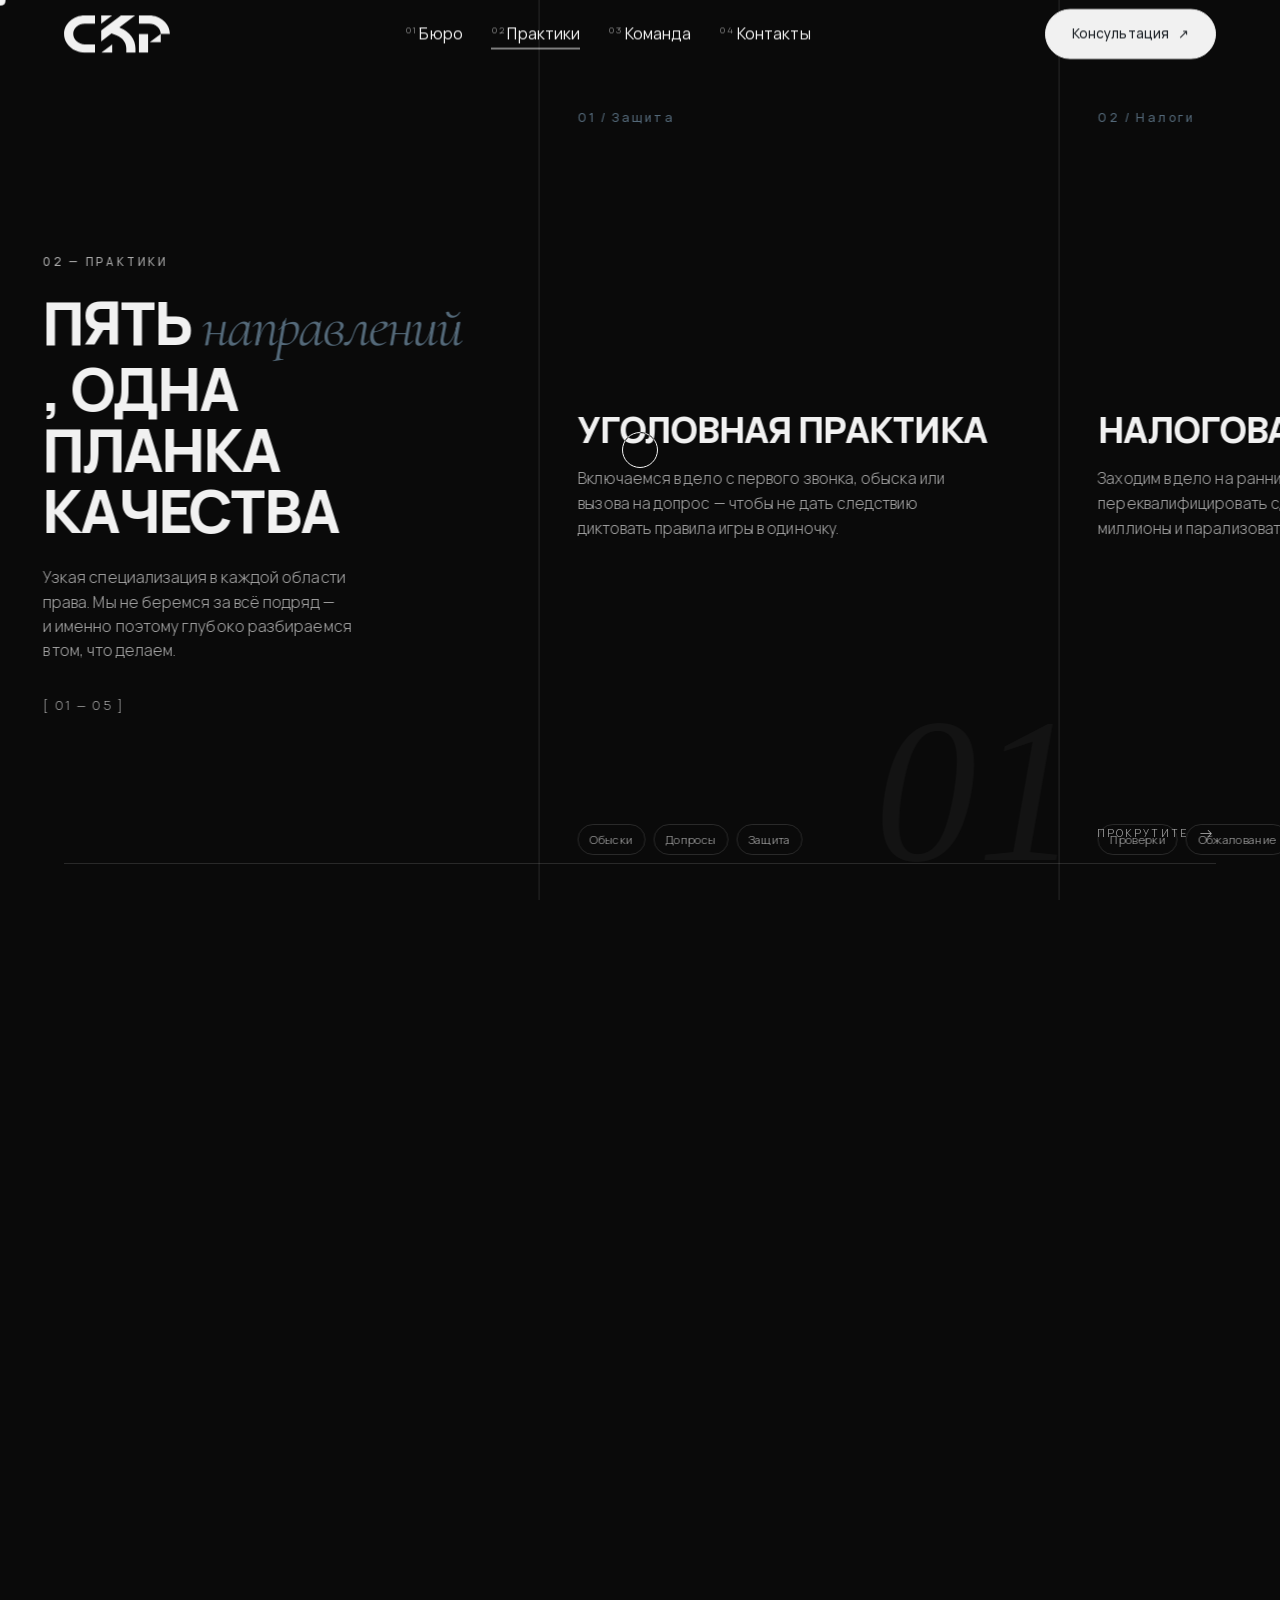
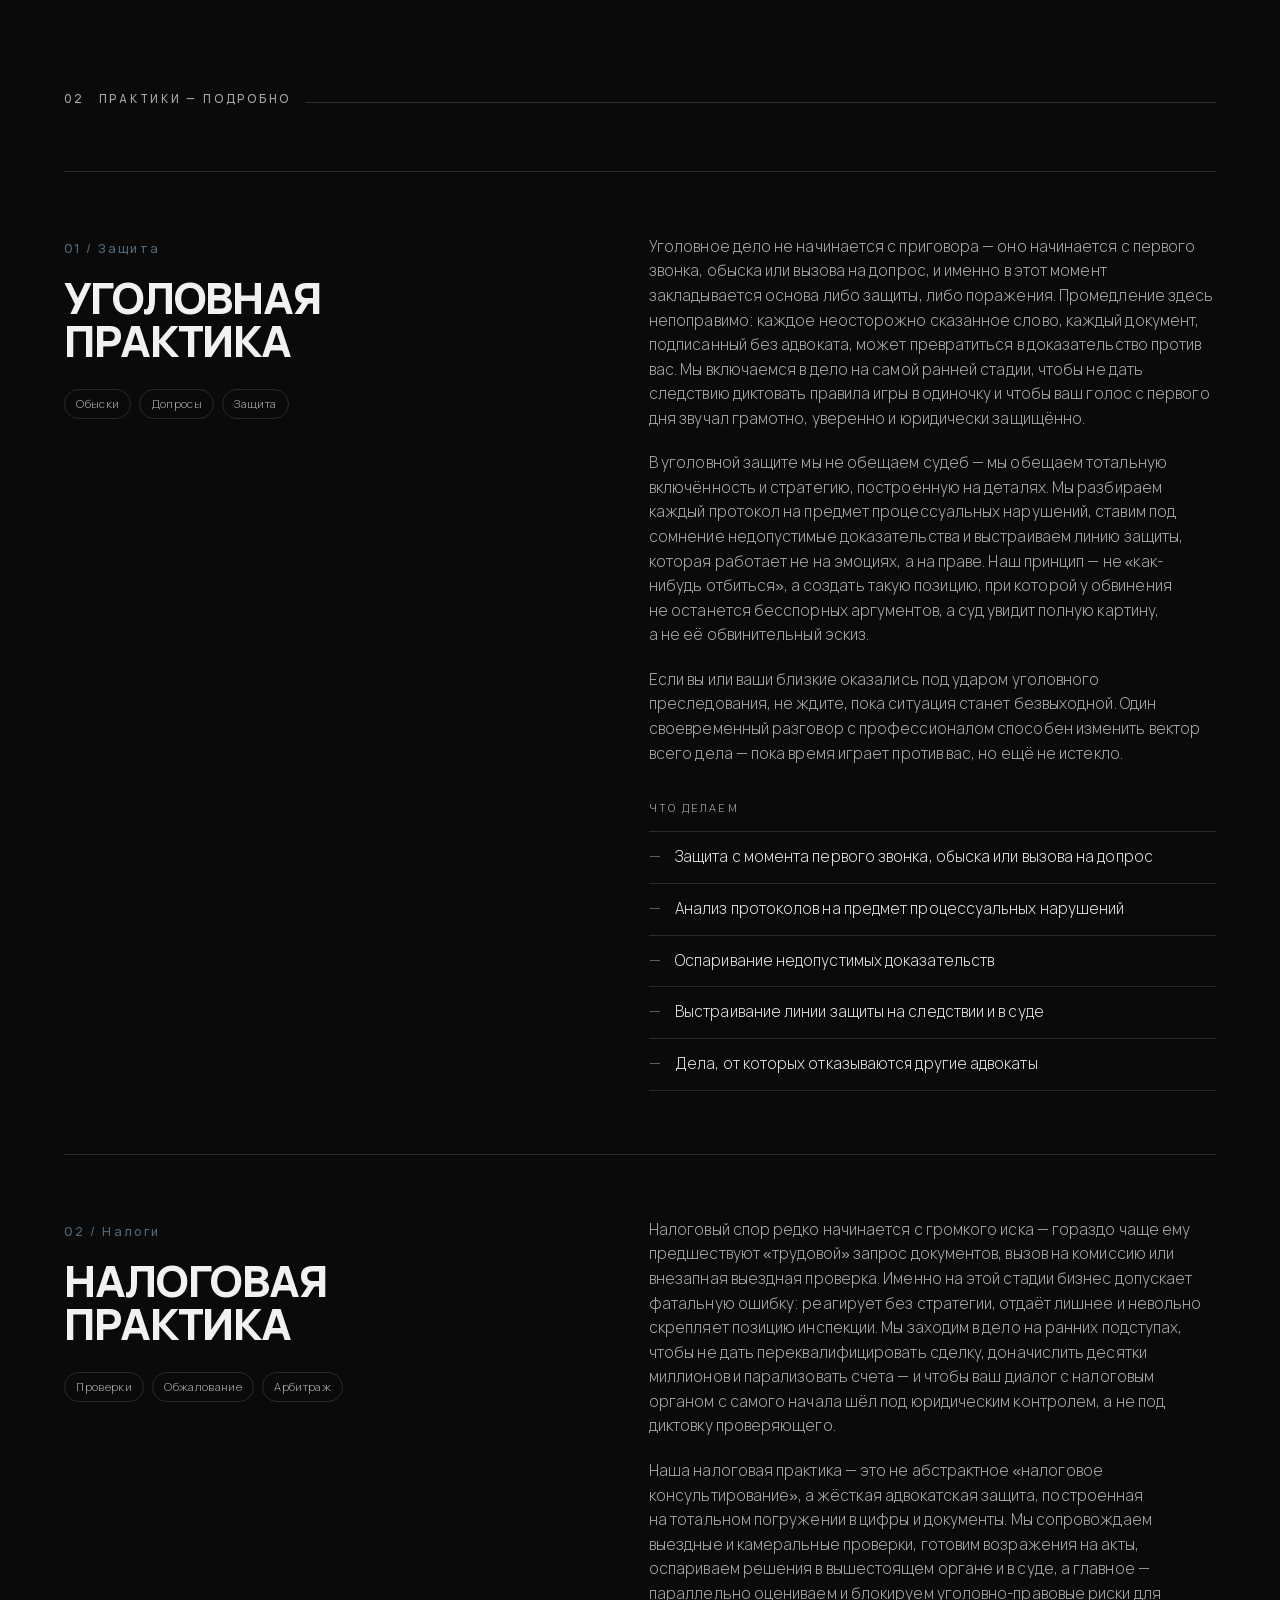
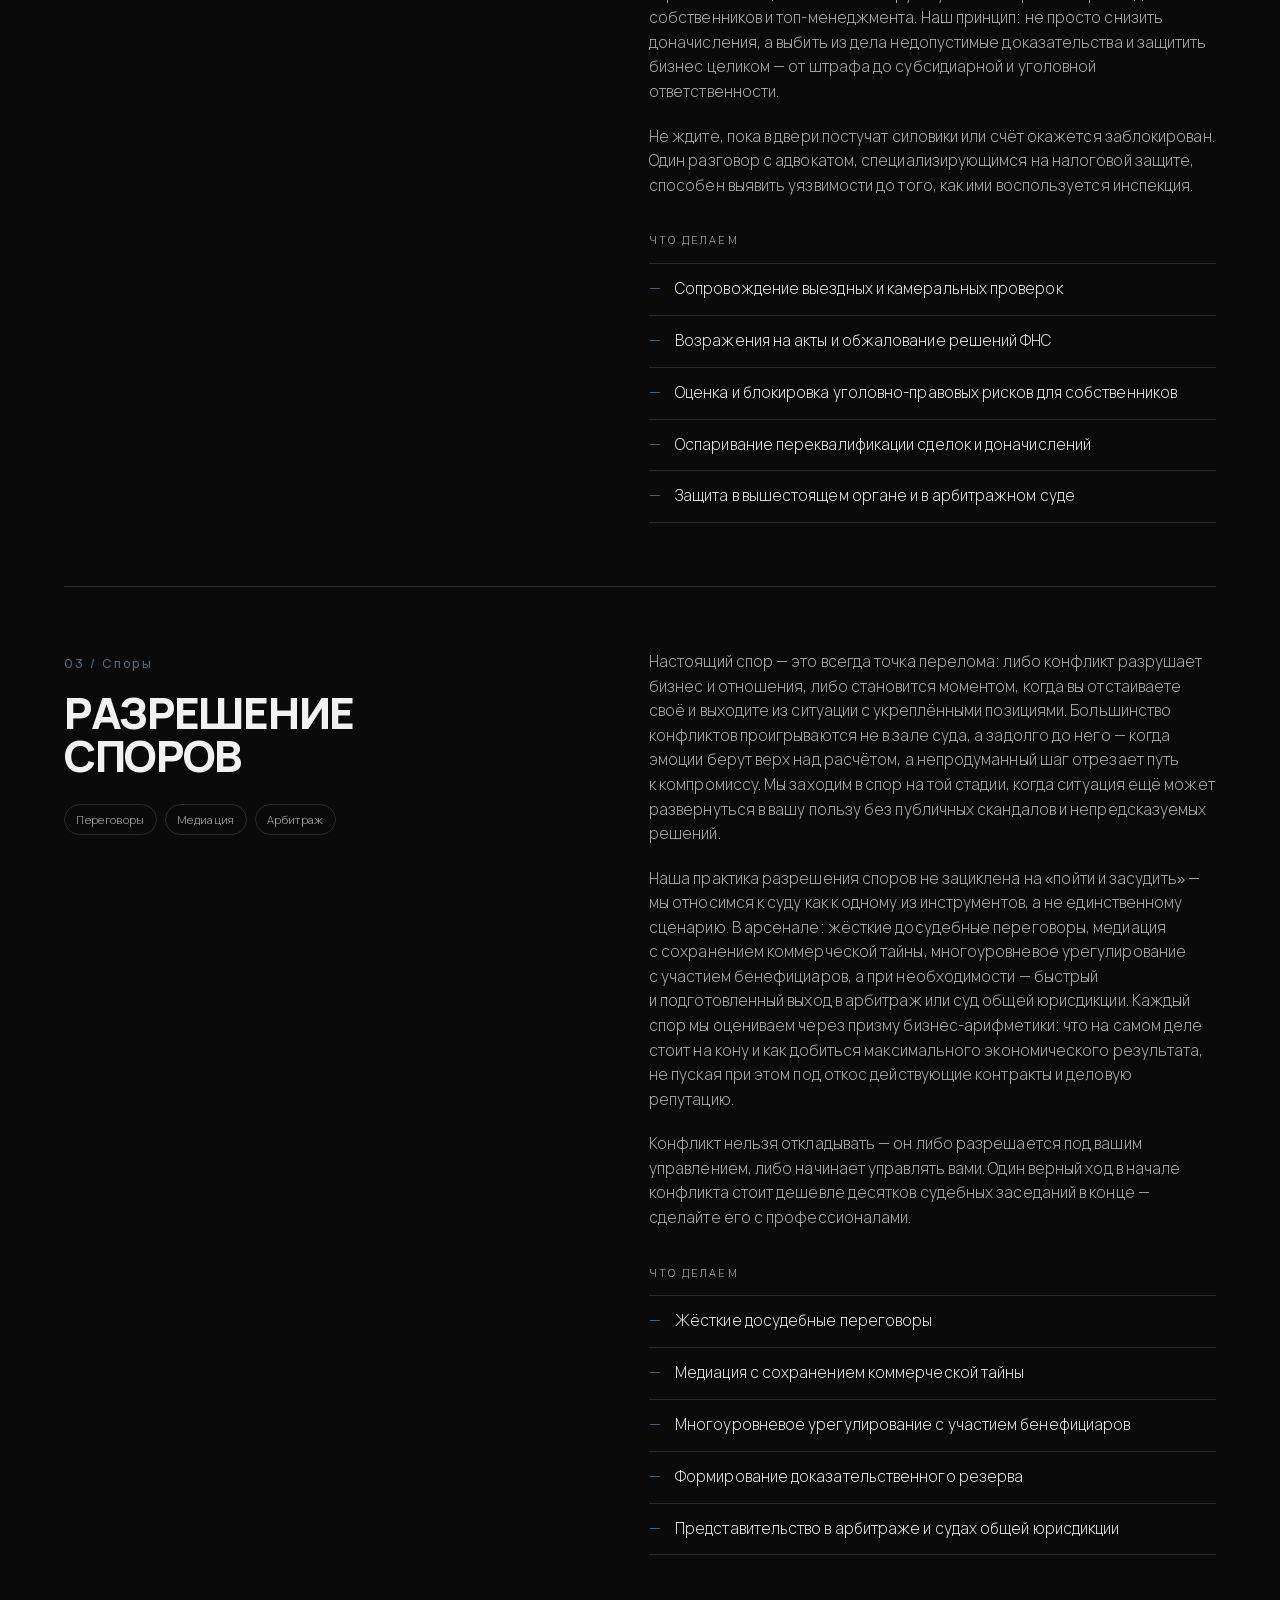
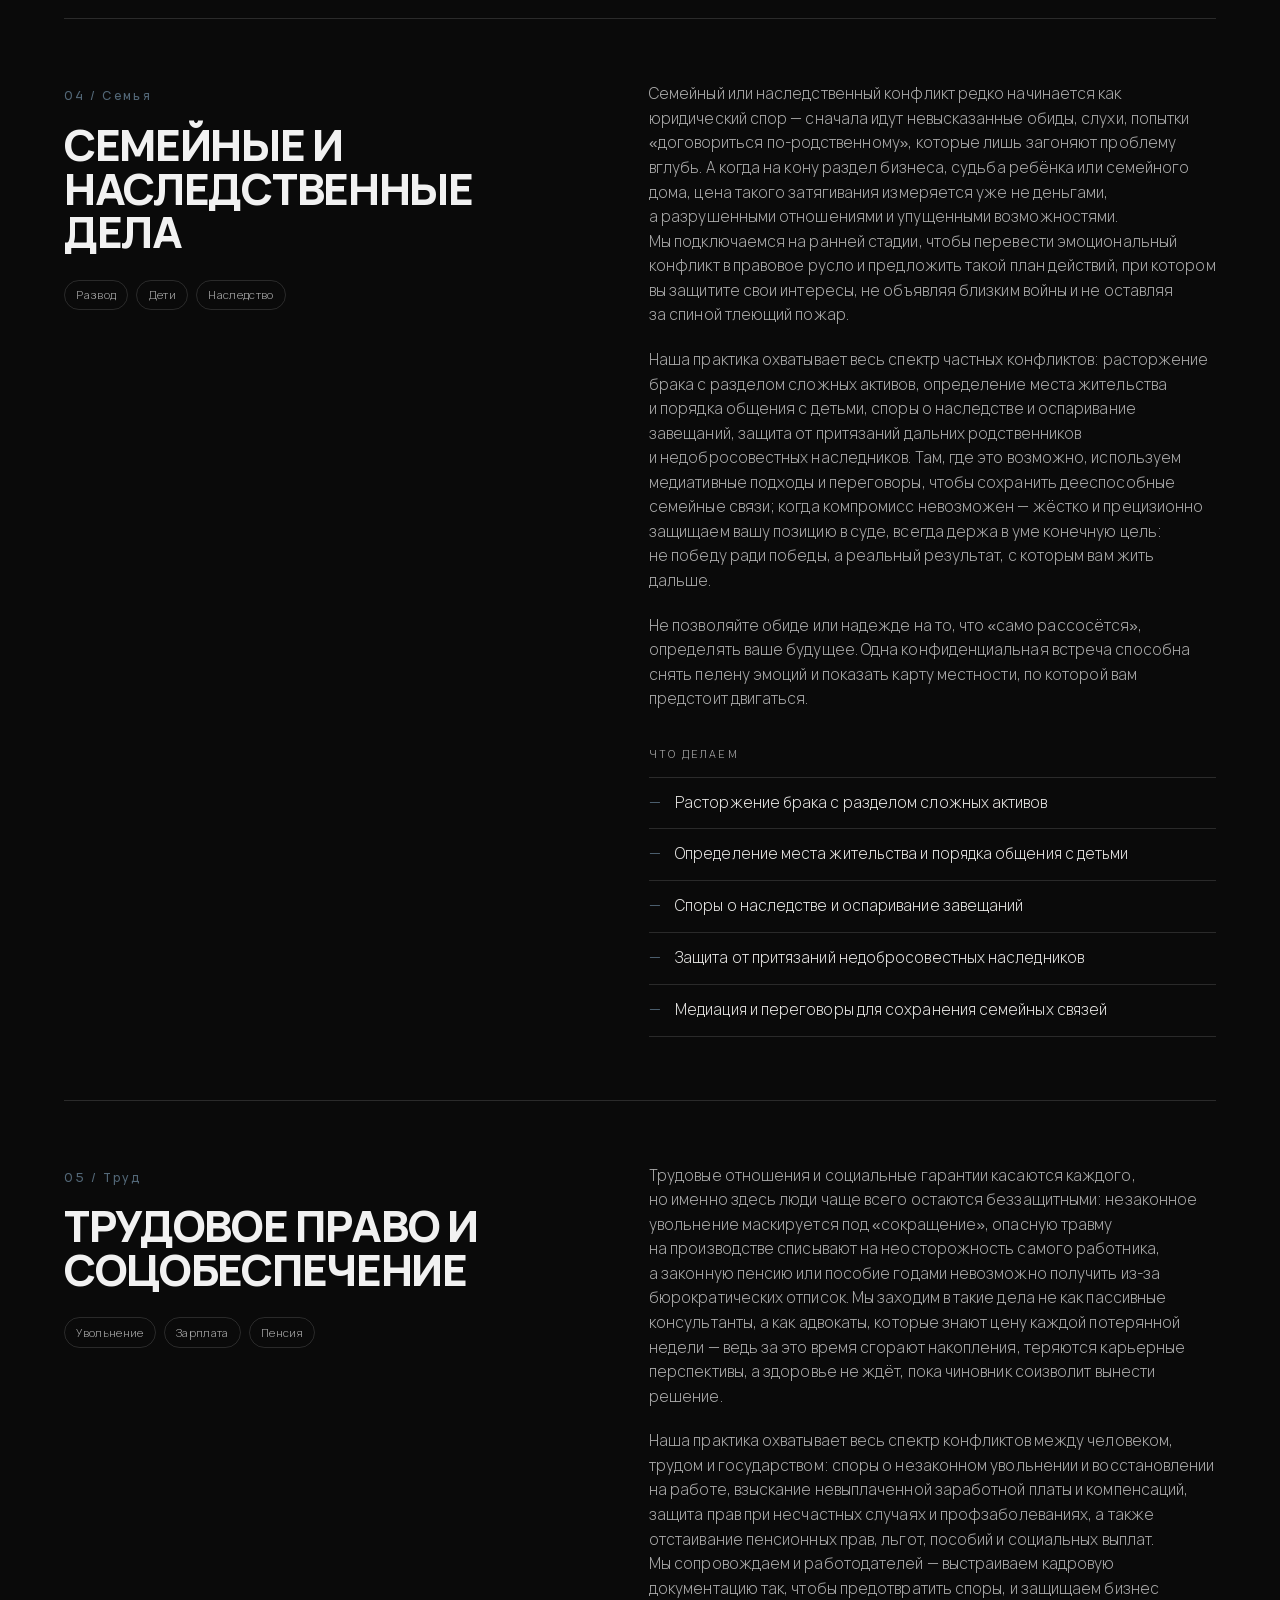
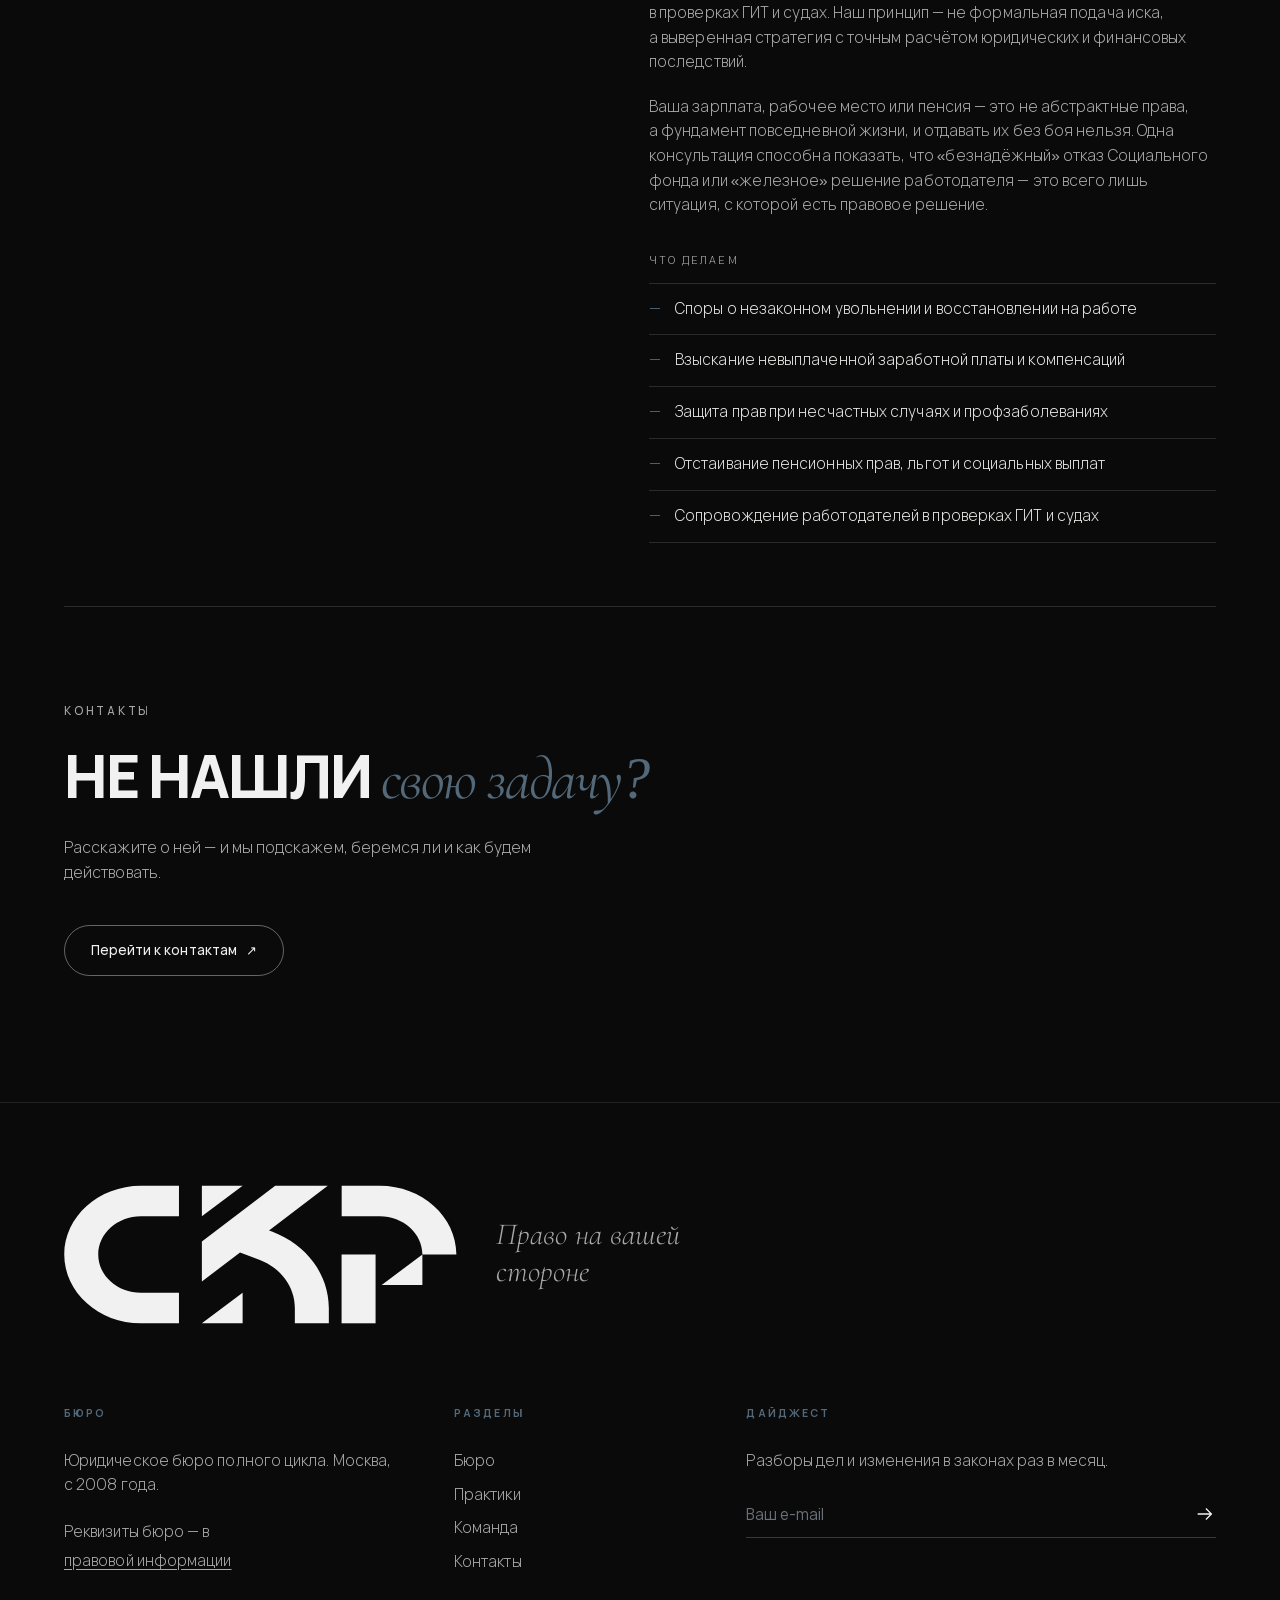
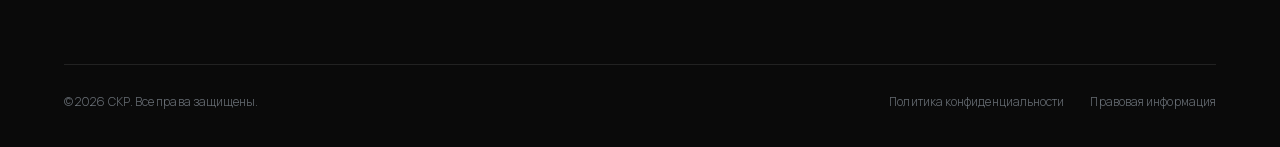
<file: site/praktiki.html>
<!DOCTYPE html>
<html lang="ru">
<head>
<meta charset="UTF-8">
<meta name="viewport" content="width=device-width, initial-scale=1.0">
<title>Практики — СКР | Уголовные дела, налоги, разрешение споров, семейное право, трудовое право</title>
<meta name="description" content="Пять направлений практики СКР: уголовная защита, налоговые споры, разрешение споров, семейные и наследственные дела, трудовое право и социальное обеспечение. Узкая специализация в каждой области.">
<link rel="icon" type="image/svg+xml" href="assets/img/favicon.svg">
<link rel="preload" href="assets/fonts/vela-200-800.woff2" as="font" type="font/woff2" crossorigin>
<link rel="preload" href="assets/fonts/cormorant-300-700.woff2" as="font" type="font/woff2" crossorigin>
<link rel="preload" href="assets/fonts/cormorant-300-700-italic.woff2" as="font" type="font/woff2" crossorigin>
<link rel="stylesheet" href="assets/css/style.css">
<style>body{background:var(--onyx);}</style>
</head>
<body class="no-js page-dark">

<!-- cursor -->
<div class="cur" aria-hidden="true"></div>
<div class="cur cur-ring" aria-hidden="true"></div>

<!-- ===================== HEADER ===================== -->
<header class="hdr">
<div class="hdr__in">
<a href="index.html" class="logo cursor-target" aria-label="СКР — юридическое бюро">
<svg viewBox="62 213 472 169" xmlns="http://www.w3.org/2000/svg">
<path d="M62.3,297.6c0,45.5,41.3,82.6,92,82.6H200v-36.6h-45.7c-28.2,0-51.2-20.6-51.2-46c0-25.3,23-46,51.2-46H200v-36.6h-45.7C103.6,215.1,62.3,252.1,62.3,297.6z"/>
<path d="M312.3,270.3l-4.2-1.6l70.5-53.7h-63.1l-88,67v48.1l45.8-34.9l23.1,8.8c26,9.8,42.7,32.5,42.7,57.8v18.3h40.8v-18.3C379.9,321.9,353.4,285.9,312.3,270.3z"/>
<path d="M492.2,297.6H533c0-45.5-41.3-82.6-92-82.6h-45.7v36.6h45.7C469.2,251.7,492.2,272.3,492.2,297.6z"/>
<rect x="395.2" y="297.6" width="40.8" height="82.6"/>
<polygon points="276.4,343.6 276.4,380.2 227.5,380.2"/>
<polygon points="492.2,297.6 492.2,334.3 443.3,334.3"/>
<polygon points="227.5,251.7 227.5,215.1 276.4,215.1"/>
</svg>
</a>
<nav class="nav">
<a href="index.html" class="cursor-target"><span class="nn">01</span>Бюро</a>
<a href="praktiki.html" class="cursor-target is-active" aria-current="page"><span class="nn">02</span>Практики</a>
<a href="komanda.html" class="cursor-target"><span class="nn">03</span>Команда</a>
<a href="kontakty.html" class="cursor-target"><span class="nn">04</span>Контакты</a>
</nav>
<a href="kontakty.html" class="hdr__cta btn cursor-target"><span class="lbl">Консультация</span><span class="arr">↗</span></a>
<button class="burger cursor-target" id="burger" aria-label="Меню"><span></span><span></span></button>
</div>
</header>

<!-- mobile menu -->
<div class="mm" id="mm">
<div class="mm__top">
<span class="logo" aria-hidden="true">
<svg viewBox="62 213 472 169" xmlns="http://www.w3.org/2000/svg">
<path d="M62.3,297.6c0,45.5,41.3,82.6,92,82.6H200v-36.6h-45.7c-28.2,0-51.2-20.6-51.2-46c0-25.3,23-46,51.2-46H200v-36.6h-45.7C103.6,215.1,62.3,252.1,62.3,297.6z"/>
<path d="M312.3,270.3l-4.2-1.6l70.5-53.7h-63.1l-88,67v48.1l45.8-34.9l23.1,8.8c26,9.8,42.7,32.5,42.7,57.8v18.3h40.8v-18.3C379.9,321.9,353.4,285.9,312.3,270.3z"/>
<path d="M492.2,297.6H533c0-45.5-41.3-82.6-92-82.6h-45.7v36.6h45.7C469.2,251.7,492.2,272.3,492.2,297.6z"/>
<rect x="395.2" y="297.6" width="40.8" height="82.6"/>
<polygon points="276.4,343.6 276.4,380.2 227.5,380.2"/>
<polygon points="492.2,297.6 492.2,334.3 443.3,334.3"/>
<polygon points="227.5,251.7 227.5,215.1 276.4,215.1"/>
</svg>
</span>
<button class="mm__x" id="mmx" aria-label="Закрыть">✕</button>
</div>
<nav>
<a href="index.html" class="mlink"><span class="mn">01</span>Бюро</a>
<a href="praktiki.html" class="mlink is-active"><span class="mn">02</span>Практики</a>
<a href="komanda.html" class="mlink"><span class="mn">03</span>Команда</a>
<a href="kontakty.html" class="mlink"><span class="mn">04</span>Контакты</a>
</nav>
<div class="mm__foot">
<span>Москва</span>
<span><a href="tel:+74951234567">+7&nbsp;(495)&nbsp;123-45-67</a></span>
</div>
</div>

<!-- ===================== PAGE HEAD (mobile) — 2.1 ===================== -->
<div class="p-hero">
<span class="kicker" style="color:var(--grey);">02&nbsp;— Практики</span>
<h1>Пять <span class="em">направлений</span>, одна планка качества</h1>
<p>Узкая специализация в&nbsp;каждой области права. Мы&nbsp;не&nbsp;беремся за&nbsp;всё подряд&nbsp;— и&nbsp;именно поэтому глубоко разбираемся в&nbsp;том, что делаем.</p>
</div>

<!-- ===================== PRACTICES — 2.1 rail (desktop) ===================== -->
<section class="practices" id="practices">
<div class="hp" id="hp">
<div class="hp__track" id="hpTrack">
<div class="hp__intro">
<span class="kicker">02&nbsp;— Практики</span>
<h2>Пять <span class="em">направлений</span>, одна планка качества</h2>
<p>Узкая специализация в&nbsp;каждой области права. Мы&nbsp;не&nbsp;беремся за&nbsp;всё подряд&nbsp;— и&nbsp;именно поэтому глубоко разбираемся в&nbsp;том, что делаем.</p>
<div class="cnt">[ 01&nbsp;— 05 ]</div>
</div>
<article class="pcard cursor-target">
<div class="pcard__ghost">01</div>
<div class="pcard__top"><span class="pcard__n">01 / Защита</span></div>
<div class="pcard__mid">
<h3 class="pcard__t">Уголовная практика</h3>
<p class="pcard__d">Включаемся в&nbsp;дело с&nbsp;первого звонка, обыска или вызова на&nbsp;допрос&nbsp;— чтобы не&nbsp;дать следствию диктовать правила игры в&nbsp;одиночку.</p>
</div>
<div class="pcard__bottom">
<div class="pcard__tags"><span>Обыски</span><span>Допросы</span><span>Защита</span></div>
</div>
</article>
<article class="pcard cursor-target">
<div class="pcard__ghost">02</div>
<div class="pcard__top"><span class="pcard__n">02 / Налоги</span></div>
<div class="pcard__mid">
<h3 class="pcard__t">Налоговая практика</h3>
<p class="pcard__d">Заходим в&nbsp;дело на&nbsp;ранних подступах&nbsp;— чтобы не&nbsp;дать переквалифицировать сделку, доначислить миллионы и&nbsp;парализовать счета.</p>
</div>
<div class="pcard__bottom">
<div class="pcard__tags"><span>Проверки</span><span>Обжалование</span><span>Арбитраж</span></div>
</div>
</article>
<article class="pcard cursor-target">
<div class="pcard__ghost">03</div>
<div class="pcard__top"><span class="pcard__n">03 / Споры</span></div>
<div class="pcard__mid">
<h3 class="pcard__t">Разрешение споров</h3>
<p class="pcard__d">Заходим в&nbsp;спор на&nbsp;той стадии, когда ситуация ещё может развернуться в&nbsp;вашу пользу без публичных скандалов.</p>
</div>
<div class="pcard__bottom">
<div class="pcard__tags"><span>Переговоры</span><span>Медиация</span><span>Арбитраж</span></div>
</div>
</article>
<article class="pcard cursor-target">
<div class="pcard__ghost">04</div>
<div class="pcard__top"><span class="pcard__n">04 / Семья</span></div>
<div class="pcard__mid">
<h3 class="pcard__t">Семейные и&nbsp;наследственные дела</h3>
<p class="pcard__d">Переводим эмоциональный конфликт в&nbsp;правовое русло, не&nbsp;объявляя близким войны и&nbsp;не&nbsp;оставляя за&nbsp;спиной тлеющий пожар.</p>
</div>
<div class="pcard__bottom">
<div class="pcard__tags"><span>Развод</span><span>Дети</span><span>Наследство</span></div>
</div>
</article>
<article class="pcard cursor-target">
<div class="pcard__ghost">05</div>
<div class="pcard__top"><span class="pcard__n">05 / Труд</span></div>
<div class="pcard__mid">
<h3 class="pcard__t">Трудовое право и&nbsp;соцобеспечение</h3>
<p class="pcard__d">Знаем цену каждой потерянной недели&nbsp;— ведь за&nbsp;это время сгорают накопления и&nbsp;теряются карьерные перспективы.</p>
</div>
<div class="pcard__bottom">
<div class="pcard__tags"><span>Увольнение</span><span>Зарплата</span><span>Пенсия</span></div>
</div>
</article>
<div class="hp__end">
<a href="kontakty.html" class="btn btn--on cursor-target"><span class="lbl">Не&nbsp;нашли свою задачу?</span><span class="arr">↗</span></a>
</div>
</div>
<div class="hp__progress"><i id="hpProg"></i></div>
<div class="hp__hint" aria-hidden="true">Прокрутите <span style="font-size:1rem;">→</span></div>
</div>

<!-- ===================== PRACTICE DETAILS — 2.2–2.6 ===================== -->
<div class="pdetails full">
<div class="sec-head">
<span class="idx" style="color:var(--grey);">02</span>
<span class="kicker" style="color:var(--grey);">Практики&nbsp;— подробно</span>
<span class="rule" style="background:rgba(241,241,241,.16);"></span>
</div>

<div class="pdetail" id="criminal">
<div class="pd__head">
<span class="pcard__n">01 / Защита</span>
<h3 class="pcard__t">Уголовная практика</h3>
<div class="pcard__tags"><span>Обыски</span><span>Допросы</span><span>Защита</span></div>
</div>
<div class="pd__body">
<p class="pcard__d">Уголовное дело не&nbsp;начинается с&nbsp;приговора&nbsp;— оно начинается с&nbsp;первого звонка, обыска или вызова на&nbsp;допрос, и&nbsp;именно в&nbsp;этот момент закладывается основа либо защиты, либо поражения. Промедление здесь непоправимо: каждое неосторожно сказанное слово, каждый документ, подписанный без адвоката, может превратиться в&nbsp;доказательство против вас. Мы&nbsp;включаемся в&nbsp;дело на&nbsp;самой ранней стадии, чтобы не&nbsp;дать следствию диктовать правила игры в&nbsp;одиночку и&nbsp;чтобы ваш голос с&nbsp;первого дня звучал грамотно, уверенно и&nbsp;юридически защищённо.</p>
<p class="pcard__d">В&nbsp;уголовной защите мы&nbsp;не&nbsp;обещаем судеб&nbsp;— мы&nbsp;обещаем тотальную включённость и&nbsp;стратегию, построенную на&nbsp;деталях. Мы&nbsp;разбираем каждый протокол на&nbsp;предмет процессуальных нарушений, ставим под сомнение недопустимые доказательства и&nbsp;выстраиваем линию защиты, которая работает не&nbsp;на&nbsp;эмоциях, а&nbsp;на&nbsp;праве. Наш принцип&nbsp;— не&nbsp;«как-нибудь отбиться», а&nbsp;создать такую позицию, при которой у&nbsp;обвинения не&nbsp;останется бесспорных аргументов, а&nbsp;суд увидит полную картину, а&nbsp;не&nbsp;её обвинительный эскиз.</p>
<p class="pcard__d">Если вы&nbsp;или ваши близкие оказались под ударом уголовного преследования, не&nbsp;ждите, пока ситуация станет безвыходной. Один своевременный разговор с&nbsp;профессионалом способен изменить вектор всего дела&nbsp;— пока время играет против вас, но&nbsp;ещё не&nbsp;истекло.</p>
<p class="pdo-k">Что делаем</p>
<ul class="pdo">
<li>Защита с&nbsp;момента первого звонка, обыска или вызова на&nbsp;допрос</li>
<li>Анализ протоколов на&nbsp;предмет процессуальных нарушений</li>
<li>Оспаривание недопустимых доказательств</li>
<li>Выстраивание линии защиты на&nbsp;следствии и&nbsp;в&nbsp;суде</li>
<li>Дела, от&nbsp;которых отказываются другие адвокаты</li>
</ul>
</div>
</div>

<div class="pdetail" id="tax">
<div class="pd__head">
<span class="pcard__n">02 / Налоги</span>
<h3 class="pcard__t">Налоговая практика</h3>
<div class="pcard__tags"><span>Проверки</span><span>Обжалование</span><span>Арбитраж</span></div>
</div>
<div class="pd__body">
<p class="pcard__d">Налоговый спор редко начинается с&nbsp;громкого иска&nbsp;— гораздо чаще ему предшествуют «трудовой» запрос документов, вызов на&nbsp;комиссию или внезапная выездная проверка. Именно на&nbsp;этой стадии бизнес допускает фатальную ошибку: реагирует без стратегии, отдаёт лишнее и&nbsp;невольно скрепляет позицию инспекции. Мы&nbsp;заходим в&nbsp;дело на&nbsp;ранних подступах, чтобы не&nbsp;дать переквалифицировать сделку, доначислить десятки миллионов и&nbsp;парализовать счета&nbsp;— и&nbsp;чтобы ваш диалог с&nbsp;налоговым органом с&nbsp;самого начала шёл под юридическим контролем, а&nbsp;не&nbsp;под диктовку проверяющего.</p>
<p class="pcard__d">Наша налоговая практика&nbsp;— это не&nbsp;абстрактное «налоговое консультирование», а&nbsp;жёсткая адвокатская защита, построенная на&nbsp;тотальном погружении в&nbsp;цифры и&nbsp;документы. Мы&nbsp;сопровождаем выездные и&nbsp;камеральные проверки, готовим возражения на&nbsp;акты, оспариваем решения в&nbsp;вышестоящем органе и&nbsp;в&nbsp;суде, а&nbsp;главное&nbsp;— параллельно оцениваем и&nbsp;блокируем уголовно-правовые риски для собственников и&nbsp;топ-менеджмента. Наш принцип: не&nbsp;просто снизить доначисления, а&nbsp;выбить из&nbsp;дела недопустимые доказательства и&nbsp;защитить бизнес целиком&nbsp;— от&nbsp;штрафа до&nbsp;субсидиарной и&nbsp;уголовной ответственности.</p>
<p class="pcard__d">Не&nbsp;ждите, пока в&nbsp;двери постучат силовики или счёт окажется заблокирован. Один разговор с&nbsp;адвокатом, специализирующимся на&nbsp;налоговой защите, способен выявить уязвимости до&nbsp;того, как ими воспользуется инспекция.</p>
<p class="pdo-k">Что делаем</p>
<ul class="pdo">
<li>Сопровождение выездных и&nbsp;камеральных проверок</li>
<li>Возражения на&nbsp;акты и&nbsp;обжалование решений ФНС</li>
<li>Оценка и&nbsp;блокировка уголовно-правовых рисков для собственников</li>
<li>Оспаривание переквалификации сделок и&nbsp;доначислений</li>
<li>Защита в&nbsp;вышестоящем органе и&nbsp;в&nbsp;арбитражном суде</li>
</ul>
</div>
</div>

<div class="pdetail" id="disputes">
<div class="pd__head">
<span class="pcard__n">03 / Споры</span>
<h3 class="pcard__t">Разрешение споров</h3>
<div class="pcard__tags"><span>Переговоры</span><span>Медиация</span><span>Арбитраж</span></div>
</div>
<div class="pd__body">
<p class="pcard__d">Настоящий спор&nbsp;— это всегда точка перелома: либо конфликт разрушает бизнес и&nbsp;отношения, либо становится моментом, когда вы&nbsp;отстаиваете своё и&nbsp;выходите из&nbsp;ситуации с&nbsp;укреплёнными позициями. Большинство конфликтов проигрываются не&nbsp;в&nbsp;зале суда, а&nbsp;задолго до&nbsp;него&nbsp;— когда эмоции берут верх над расчётом, а&nbsp;непродуманный шаг отрезает путь к&nbsp;компромиссу. Мы&nbsp;заходим в&nbsp;спор на&nbsp;той стадии, когда ситуация ещё может развернуться в&nbsp;вашу пользу без публичных скандалов и&nbsp;непредсказуемых решений.</p>
<p class="pcard__d">Наша практика разрешения споров не&nbsp;зациклена на&nbsp;«пойти и&nbsp;засудить»&nbsp;— мы&nbsp;относимся к&nbsp;суду как к&nbsp;одному из&nbsp;инструментов, а&nbsp;не&nbsp;единственному сценарию. В&nbsp;арсенале: жёсткие досудебные переговоры, медиация с&nbsp;сохранением коммерческой тайны, многоуровневое урегулирование с&nbsp;участием бенефициаров, а&nbsp;при необходимости&nbsp;— быстрый и&nbsp;подготовленный выход в&nbsp;арбитраж или суд общей юрисдикции. Каждый спор мы&nbsp;оцениваем через призму бизнес-арифметики: что на&nbsp;самом деле стоит на&nbsp;кону и&nbsp;как добиться максимального экономического результата, не&nbsp;пуская при этом под откос действующие контракты и&nbsp;деловую репутацию.</p>
<p class="pcard__d">Конфликт нельзя откладывать&nbsp;— он либо разрешается под вашим управлением, либо начинает управлять вами. Один верный ход в&nbsp;начале конфликта стоит дешевле десятков судебных заседаний в&nbsp;конце&nbsp;— сделайте его с&nbsp;профессионалами.</p>
<p class="pdo-k">Что делаем</p>
<ul class="pdo">
<li>Жёсткие досудебные переговоры</li>
<li>Медиация с&nbsp;сохранением коммерческой тайны</li>
<li>Многоуровневое урегулирование с&nbsp;участием бенефициаров</li>
<li>Формирование доказательственного резерва</li>
<li>Представительство в&nbsp;арбитраже и&nbsp;судах общей юрисдикции</li>
</ul>
</div>
</div>

<div class="pdetail" id="family">
<div class="pd__head">
<span class="pcard__n">04 / Семья</span>
<h3 class="pcard__t">Семейные и&nbsp;наследственные дела</h3>
<div class="pcard__tags"><span>Развод</span><span>Дети</span><span>Наследство</span></div>
</div>
<div class="pd__body">
<p class="pcard__d">Семейный или наследственный конфликт редко начинается как юридический спор&nbsp;— сначала идут невысказанные обиды, слухи, попытки «договориться по-родственному», которые лишь загоняют проблему вглубь. А&nbsp;когда на&nbsp;кону раздел бизнеса, судьба ребёнка или семейного дома, цена такого затягивания измеряется уже не&nbsp;деньгами, а&nbsp;разрушенными отношениями и&nbsp;упущенными возможностями. Мы&nbsp;подключаемся на&nbsp;ранней стадии, чтобы перевести эмоциональный конфликт в&nbsp;правовое русло и&nbsp;предложить такой план действий, при котором вы&nbsp;защитите свои интересы, не&nbsp;объявляя близким войны и&nbsp;не&nbsp;оставляя за&nbsp;спиной тлеющий пожар.</p>
<p class="pcard__d">Наша практика охватывает весь спектр частных конфликтов: расторжение брака с&nbsp;разделом сложных активов, определение места жительства и&nbsp;порядка общения с&nbsp;детьми, споры о&nbsp;наследстве и&nbsp;оспаривание завещаний, защита от&nbsp;притязаний дальних родственников и&nbsp;недобросовестных наследников. Там, где это возможно, используем медиативные подходы и&nbsp;переговоры, чтобы сохранить дееспособные семейные связи; когда компромисс невозможен&nbsp;— жёстко и&nbsp;прецизионно защищаем вашу позицию в&nbsp;суде, всегда держа в&nbsp;уме конечную цель: не&nbsp;победу ради победы, а&nbsp;реальный результат, с&nbsp;которым вам жить дальше.</p>
<p class="pcard__d">Не&nbsp;позволяйте обиде или надежде на&nbsp;то, что «само рассосётся», определять ваше будущее. Одна конфиденциальная встреча способна снять пелену эмоций и&nbsp;показать карту местности, по&nbsp;которой вам предстоит двигаться.</p>
<p class="pdo-k">Что делаем</p>
<ul class="pdo">
<li>Расторжение брака с&nbsp;разделом сложных активов</li>
<li>Определение места жительства и&nbsp;порядка общения с&nbsp;детьми</li>
<li>Споры о&nbsp;наследстве и&nbsp;оспаривание завещаний</li>
<li>Защита от&nbsp;притязаний недобросовестных наследников</li>
<li>Медиация и&nbsp;переговоры для сохранения семейных связей</li>
</ul>
</div>
</div>

<div class="pdetail" id="labor">
<div class="pd__head">
<span class="pcard__n">05 / Труд</span>
<h3 class="pcard__t">Трудовое право и&nbsp;соцобеспечение</h3>
<div class="pcard__tags"><span>Увольнение</span><span>Зарплата</span><span>Пенсия</span></div>
</div>
<div class="pd__body">
<p class="pcard__d">Трудовые отношения и&nbsp;социальные гарантии касаются каждого, но&nbsp;именно здесь люди чаще всего остаются беззащитными: незаконное увольнение маскируется под «сокращение», опасную травму на&nbsp;производстве списывают на&nbsp;неосторожность самого работника, а&nbsp;законную пенсию или пособие годами невозможно получить из-за бюрократических отписок. Мы&nbsp;заходим в&nbsp;такие дела не&nbsp;как пассивные консультанты, а&nbsp;как адвокаты, которые знают цену каждой потерянной недели&nbsp;— ведь за&nbsp;это время сгорают накопления, теряются карьерные перспективы, а&nbsp;здоровье не&nbsp;ждёт, пока чиновник соизволит вынести решение.</p>
<p class="pcard__d">Наша практика охватывает весь спектр конфликтов между человеком, трудом и&nbsp;государством: споры о&nbsp;незаконном увольнении и&nbsp;восстановлении на&nbsp;работе, взыскание невыплаченной заработной платы и&nbsp;компенсаций, защита прав при несчастных случаях и&nbsp;профзаболеваниях, а&nbsp;также отстаивание пенсионных прав, льгот, пособий и&nbsp;социальных выплат. Мы&nbsp;сопровождаем и&nbsp;работодателей&nbsp;— выстраиваем кадровую документацию так, чтобы предотвратить споры, и&nbsp;защищаем бизнес в&nbsp;проверках ГИТ и&nbsp;судах. Наш принцип&nbsp;— не&nbsp;формальная подача иска, а&nbsp;выверенная стратегия с&nbsp;точным расчётом юридических и&nbsp;финансовых последствий.</p>
<p class="pcard__d">Ваша зарплата, рабочее место или пенсия&nbsp;— это не&nbsp;абстрактные права, а&nbsp;фундамент повседневной жизни, и&nbsp;отдавать их без боя нельзя. Одна консультация способна показать, что «безнадёжный» отказ Социального фонда или «железное» решение работодателя&nbsp;— это всего лишь ситуация, с&nbsp;которой есть правовое решение.</p>
<p class="pdo-k">Что делаем</p>
<ul class="pdo">
<li>Споры о&nbsp;незаконном увольнении и&nbsp;восстановлении на&nbsp;работе</li>
<li>Взыскание невыплаченной заработной платы и&nbsp;компенсаций</li>
<li>Защита прав при несчастных случаях и&nbsp;профзаболеваниях</li>
<li>Отстаивание пенсионных прав, льгот и&nbsp;социальных выплат</li>
<li>Сопровождение работодателей в&nbsp;проверках ГИТ и&nbsp;судах</li>
</ul>
</div>
</div>
</div>
</section>

<!-- ===================== CTA ===================== -->
<section class="cta full">
<span class="kicker fx" data-fade>Контакты</span>
<h2 class="cta__h fx" data-fade>Не&nbsp;нашли <span class="em">свою задачу?</span></h2>
<p class="cta__p fx" data-fade>Расскажите о&nbsp;ней&nbsp;— и&nbsp;мы&nbsp;подскажем, беремся&nbsp;ли и&nbsp;как будем действовать.</p>
<div class="cta__act fx" data-fade>
<a href="kontakty.html" class="btn btn--on cursor-target"><span class="lbl">Перейти к&nbsp;контактам</span><span class="arr">↗</span></a>
</div>
</section>

<!-- ===================== FOOTER ===================== -->
<footer class="footer full">
<div class="grid">
<div class="footer__mark fx" data-fade>
<span class="logo footer__logo" aria-label="СКР">
<svg viewBox="62 213 472 169" xmlns="http://www.w3.org/2000/svg">
<path d="M62.3,297.6c0,45.5,41.3,82.6,92,82.6H200v-36.6h-45.7c-28.2,0-51.2-20.6-51.2-46c0-25.3,23-46,51.2-46H200v-36.6h-45.7C103.6,215.1,62.3,252.1,62.3,297.6z"/>
<path d="M312.3,270.3l-4.2-1.6l70.5-53.7h-63.1l-88,67v48.1l45.8-34.9l23.1,8.8c26,9.8,42.7,32.5,42.7,57.8v18.3h40.8v-18.3C379.9,321.9,353.4,285.9,312.3,270.3z"/>
<path d="M492.2,297.6H533c0-45.5-41.3-82.6-92-82.6h-45.7v36.6h45.7C469.2,251.7,492.2,272.3,492.2,297.6z"/>
<rect x="395.2" y="297.6" width="40.8" height="82.6"/>
<polygon points="276.4,343.6 276.4,380.2 227.5,380.2"/>
<polygon points="492.2,297.6 492.2,334.3 443.3,334.3"/>
<polygon points="227.5,251.7 227.5,215.1 276.4,215.1"/>
</svg>
</span>
<span class="tag">Право на&nbsp;вашей стороне</span>
</div>
</div>
<div class="grid footer__cols">
<div class="fcol fcol--a">
<h4>Бюро</h4>
<p class="muted" style="max-width:30ch;color:var(--grey);">Юридическое бюро полного цикла. Москва, с&nbsp;2008&nbsp;года.</p>
<p class="footer__req" style="margin-top:14px;">Реквизиты бюро&nbsp;— в&nbsp;<a href="privacy.html#legal" class="cursor-target" style="text-decoration:underline;text-underline-offset:3px;">правовой информации</a></p>
</div>
<div class="fcol fcol--b">
<h4>Разделы</h4>
<a href="index.html" class="cursor-target">Бюро</a>
<a href="praktiki.html" class="cursor-target">Практики</a>
<a href="komanda.html" class="cursor-target">Команда</a>
<a href="kontakty.html" class="cursor-target">Контакты</a>
</div>
<div class="fcol fcol--c">
<h4>Дайджест</h4>
<p class="muted" style="color:var(--grey);margin-bottom:14px;">Разборы дел и&nbsp;изменения в&nbsp;законах раз в&nbsp;месяц.</p>
<form class="fnews" id="newsForm">
<input type="email" placeholder="Ваш e-mail" required aria-label="Ваш e-mail">
<button type="submit" aria-label="Подписаться" class="cursor-target">
<svg width="22" height="22" viewBox="0 0 24 24" fill="none"><path d="M4 12h15M13 6l6 6-6 6" stroke="currentColor" stroke-width="1.4"/></svg>
</button>
</form>
</div>
</div>
<div class="footer__base">
<span class="c">© 2026 СКР. Все права защищены.</span>
<div class="links">
<a href="privacy.html" class="cursor-target">Политика конфиденциальности</a>
<a href="privacy.html#legal" class="cursor-target">Правовая информация</a>
</div>
</div>
</footer>

<script src="assets/js/vendor/gsap.min.js"></script>
<script src="assets/js/vendor/ScrollTrigger.min.js"></script>
<script src="assets/js/vendor/lenis.min.js"></script>
<script src="assets/js/vendor/splitting.min.js"></script>
<script src="assets/js/main.js"></script>
</body>
</html>
</file>
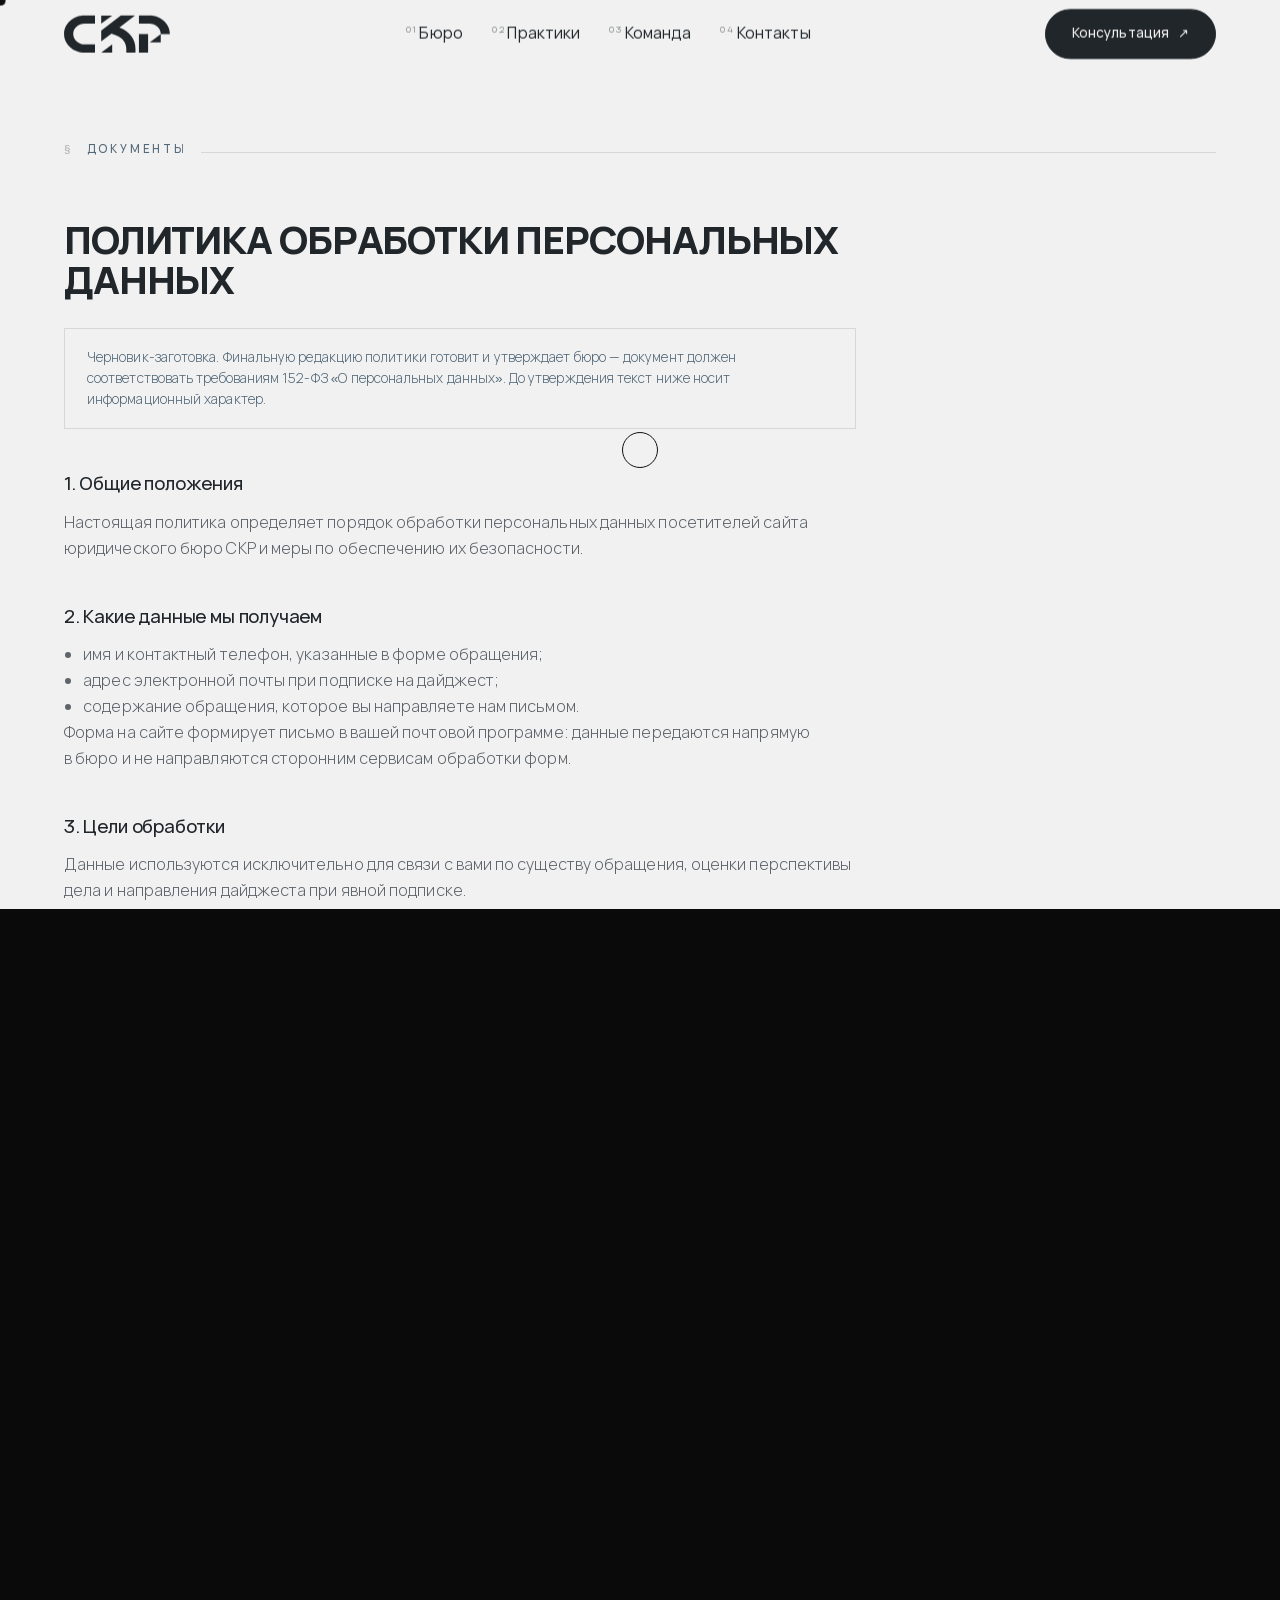
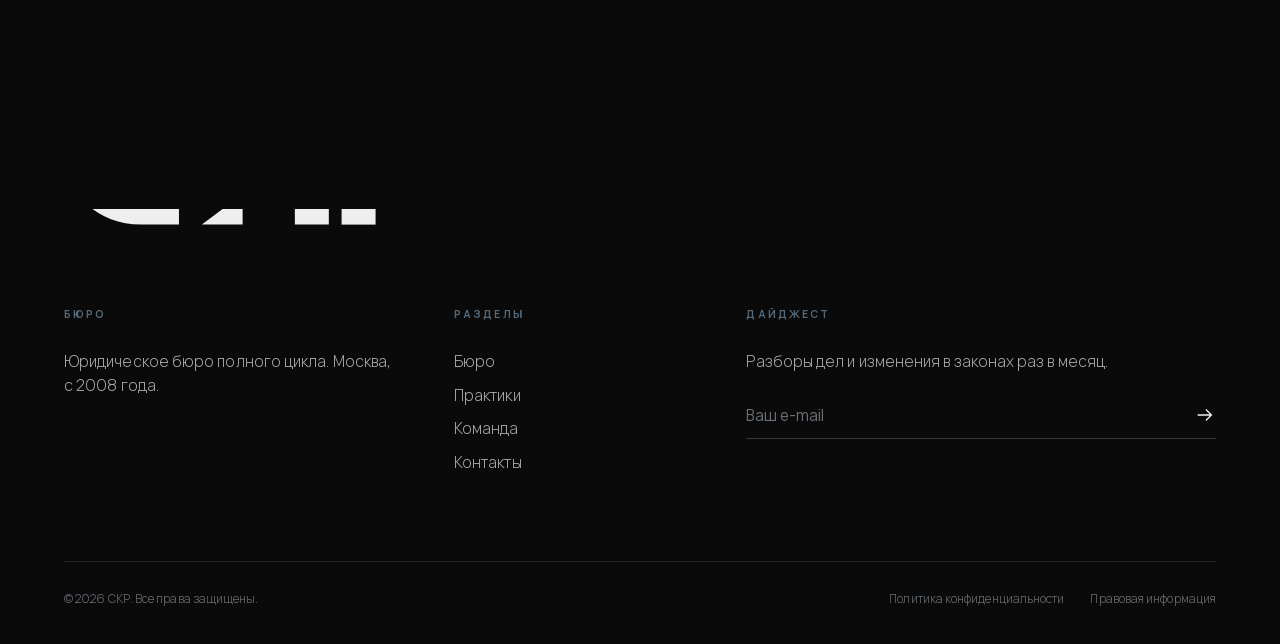
<file: site/privacy.html>
<!DOCTYPE html>
<html lang="ru">
<head>
<meta charset="UTF-8">
<meta name="viewport" content="width=device-width, initial-scale=1.0">
<title>Политика конфиденциальности — СКР</title>
<meta name="description" content="Политика обработки персональных данных и правовая информация юридического бюро СКР.">
<meta name="robots" content="noindex">
<link rel="icon" type="image/svg+xml" href="assets/img/favicon.svg">
<link rel="preload" href="assets/fonts/vela-200-800.woff2" as="font" type="font/woff2" crossorigin>
<link rel="preload" href="assets/fonts/cormorant-300-700.woff2" as="font" type="font/woff2" crossorigin>
<link rel="stylesheet" href="assets/css/style.css">
</head>
<body class="no-js">

<!-- cursor -->
<div class="cur" aria-hidden="true"></div>
<div class="cur cur-ring" aria-hidden="true"></div>

<!-- ===================== HEADER ===================== -->
<header class="hdr">
<div class="hdr__in">
<a href="index.html" class="logo cursor-target" aria-label="СКР — юридическое бюро">
<svg viewBox="62 213 472 169" xmlns="http://www.w3.org/2000/svg">
<path d="M62.3,297.6c0,45.5,41.3,82.6,92,82.6H200v-36.6h-45.7c-28.2,0-51.2-20.6-51.2-46c0-25.3,23-46,51.2-46H200v-36.6h-45.7C103.6,215.1,62.3,252.1,62.3,297.6z"/>
<path d="M312.3,270.3l-4.2-1.6l70.5-53.7h-63.1l-88,67v48.1l45.8-34.9l23.1,8.8c26,9.8,42.7,32.5,42.7,57.8v18.3h40.8v-18.3C379.9,321.9,353.4,285.9,312.3,270.3z"/>
<path d="M492.2,297.6H533c0-45.5-41.3-82.6-92-82.6h-45.7v36.6h45.7C469.2,251.7,492.2,272.3,492.2,297.6z"/>
<rect x="395.2" y="297.6" width="40.8" height="82.6"/>
<polygon points="276.4,343.6 276.4,380.2 227.5,380.2"/>
<polygon points="492.2,297.6 492.2,334.3 443.3,334.3"/>
<polygon points="227.5,251.7 227.5,215.1 276.4,215.1"/>
</svg>
</a>
<nav class="nav">
<a href="index.html" class="cursor-target"><span class="nn">01</span>Бюро</a>
<a href="praktiki.html" class="cursor-target"><span class="nn">02</span>Практики</a>
<a href="komanda.html" class="cursor-target"><span class="nn">03</span>Команда</a>
<a href="kontakty.html" class="cursor-target"><span class="nn">04</span>Контакты</a>
</nav>
<a href="kontakty.html" class="hdr__cta btn cursor-target"><span class="lbl">Консультация</span><span class="arr">↗</span></a>
<button class="burger cursor-target" id="burger" aria-label="Меню"><span></span><span></span></button>
</div>
</header>

<!-- mobile menu -->
<div class="mm" id="mm">
<div class="mm__top">
<span class="logo" aria-hidden="true">
<svg viewBox="62 213 472 169" xmlns="http://www.w3.org/2000/svg">
<path d="M62.3,297.6c0,45.5,41.3,82.6,92,82.6H200v-36.6h-45.7c-28.2,0-51.2-20.6-51.2-46c0-25.3,23-46,51.2-46H200v-36.6h-45.7C103.6,215.1,62.3,252.1,62.3,297.6z"/>
<path d="M312.3,270.3l-4.2-1.6l70.5-53.7h-63.1l-88,67v48.1l45.8-34.9l23.1,8.8c26,9.8,42.7,32.5,42.7,57.8v18.3h40.8v-18.3C379.9,321.9,353.4,285.9,312.3,270.3z"/>
<path d="M492.2,297.6H533c0-45.5-41.3-82.6-92-82.6h-45.7v36.6h45.7C469.2,251.7,492.2,272.3,492.2,297.6z"/>
<rect x="395.2" y="297.6" width="40.8" height="82.6"/>
<polygon points="276.4,343.6 276.4,380.2 227.5,380.2"/>
<polygon points="492.2,297.6 492.2,334.3 443.3,334.3"/>
<polygon points="227.5,251.7 227.5,215.1 276.4,215.1"/>
</svg>
</span>
<button class="mm__x" id="mmx" aria-label="Закрыть">✕</button>
</div>
<nav>
<a href="index.html" class="mlink"><span class="mn">01</span>Бюро</a>
<a href="praktiki.html" class="mlink"><span class="mn">02</span>Практики</a>
<a href="komanda.html" class="mlink"><span class="mn">03</span>Команда</a>
<a href="kontakty.html" class="mlink"><span class="mn">04</span>Контакты</a>
</nav>
<div class="mm__foot">
<span>Москва</span>
<span><a href="tel:+74951234567">+7&nbsp;(495)&nbsp;123-45-67</a></span>
</div>
</div>

<!-- ===================== DOCUMENT ===================== -->
<section class="pad full" style="padding-top:calc(var(--hdr-h) + clamp(48px,8vh,96px));">
<div class="sec-head">
<span class="idx">§</span>
<span class="kicker">Документы</span>
<span class="rule"></span>
</div>
<div class="doc">
<h2>Политика обработки персональных данных</h2>
<div class="stub">Черновик-заготовка. Финальную редакцию политики готовит и&nbsp;утверждает бюро&nbsp;— документ должен соответствовать требованиям 152-ФЗ «О&nbsp;персональных данных». До&nbsp;утверждения текст ниже носит информационный характер.</div>
<h3>1. Общие положения</h3>
<p>Настоящая политика определяет порядок обработки персональных данных посетителей сайта юридического бюро СКР и&nbsp;меры по&nbsp;обеспечению их&nbsp;безопасности.</p>
<h3>2. Какие данные мы&nbsp;получаем</h3>
<ul>
<li>имя и&nbsp;контактный телефон, указанные в&nbsp;форме обращения;</li>
<li>адрес электронной почты при подписке на&nbsp;дайджест;</li>
<li>содержание обращения, которое вы&nbsp;направляете нам письмом.</li>
</ul>
<p>Форма на&nbsp;сайте формирует письмо в&nbsp;вашей почтовой программе: данные передаются напрямую в&nbsp;бюро и&nbsp;не&nbsp;направляются сторонним сервисам обработки форм.</p>
<h3>3. Цели обработки</h3>
<p>Данные используются исключительно для связи с&nbsp;вами по&nbsp;существу обращения, оценки перспективы дела и&nbsp;направления дайджеста при явной подписке.</p>
<h3>4. Конфиденциальность</h3>
<p>Сведения, сообщённые бюро, охраняются адвокатской тайной. Данные не&nbsp;передаются третьим лицам, за&nbsp;исключением случаев, прямо предусмотренных законом.</p>
<h3>5. Ваши права</h3>
<p>Вы&nbsp;вправе запросить уточнение, блокирование или уничтожение ваших персональных данных, направив запрос на&nbsp;<a href="mailto:hello@skr.law" style="text-decoration:underline;text-underline-offset:3px;">hello@skr.law</a>.</p>

<h2 id="legal" style="margin-top:80px;">Правовая информация</h2>
<div class="stub">Раздел заполняется реквизитами бюро при запуске: полное наименование, ИНН, ОГРН, адрес, сведения об&nbsp;адвокатских статусах партнёров. До&nbsp;публикации реквизитов раздел носит информационный характер.</div>
<p>Юридическое бюро СКР — Москва, Пресненская наб., 12, башня «Меркурий», 14&nbsp;этаж.</p>
<p>Телефон: <a href="tel:+74951234567" style="text-decoration:underline;text-underline-offset:3px;">+7&nbsp;(495)&nbsp;123-45-67</a> · Почта: <a href="mailto:hello@skr.law" style="text-decoration:underline;text-underline-offset:3px;">hello@skr.law</a></p>
</div>
</section>

<!-- ===================== FOOTER ===================== -->
<footer class="footer full">
<div class="grid">
<div class="footer__mark fx" data-fade>
<span class="logo footer__logo" aria-label="СКР">
<svg viewBox="62 213 472 169" xmlns="http://www.w3.org/2000/svg">
<path d="M62.3,297.6c0,45.5,41.3,82.6,92,82.6H200v-36.6h-45.7c-28.2,0-51.2-20.6-51.2-46c0-25.3,23-46,51.2-46H200v-36.6h-45.7C103.6,215.1,62.3,252.1,62.3,297.6z"/>
<path d="M312.3,270.3l-4.2-1.6l70.5-53.7h-63.1l-88,67v48.1l45.8-34.9l23.1,8.8c26,9.8,42.7,32.5,42.7,57.8v18.3h40.8v-18.3C379.9,321.9,353.4,285.9,312.3,270.3z"/>
<path d="M492.2,297.6H533c0-45.5-41.3-82.6-92-82.6h-45.7v36.6h45.7C469.2,251.7,492.2,272.3,492.2,297.6z"/>
<rect x="395.2" y="297.6" width="40.8" height="82.6"/>
<polygon points="276.4,343.6 276.4,380.2 227.5,380.2"/>
<polygon points="492.2,297.6 492.2,334.3 443.3,334.3"/>
<polygon points="227.5,251.7 227.5,215.1 276.4,215.1"/>
</svg>
</span>
<span class="tag">Право на&nbsp;вашей стороне</span>
</div>
</div>
<div class="grid footer__cols">
<div class="fcol fcol--a">
<h4>Бюро</h4>
<p class="muted" style="max-width:30ch;color:var(--grey);">Юридическое бюро полного цикла. Москва, с&nbsp;2008&nbsp;года.</p>
</div>
<div class="fcol fcol--b">
<h4>Разделы</h4>
<a href="index.html" class="cursor-target">Бюро</a>
<a href="praktiki.html" class="cursor-target">Практики</a>
<a href="komanda.html" class="cursor-target">Команда</a>
<a href="kontakty.html" class="cursor-target">Контакты</a>
</div>
<div class="fcol fcol--c">
<h4>Дайджест</h4>
<p class="muted" style="color:var(--grey);margin-bottom:14px;">Разборы дел и&nbsp;изменения в&nbsp;законах раз в&nbsp;месяц.</p>
<form class="fnews" id="newsForm">
<input type="email" placeholder="Ваш e-mail" required aria-label="Ваш e-mail">
<button type="submit" aria-label="Подписаться" class="cursor-target">
<svg width="22" height="22" viewBox="0 0 24 24" fill="none"><path d="M4 12h15M13 6l6 6-6 6" stroke="currentColor" stroke-width="1.4"/></svg>
</button>
</form>
</div>
</div>
<div class="footer__base">
<span class="c">© 2026 СКР. Все права защищены.</span>
<div class="links">
<a href="privacy.html" class="cursor-target">Политика конфиденциальности</a>
<a href="privacy.html#legal" class="cursor-target">Правовая информация</a>
</div>
</div>
</footer>

<script src="assets/js/vendor/gsap.min.js"></script>
<script src="assets/js/vendor/ScrollTrigger.min.js"></script>
<script src="assets/js/vendor/lenis.min.js"></script>
<script src="assets/js/vendor/splitting.min.js"></script>
<script src="assets/js/main.js"></script>
</body>
</html>
</file>
<file: assets/css/style.css>
/* ============================================================ FONTS */
@font-face{font-family:'Vela';src:url('../fonts/vela-200-800.woff2') format('woff2');font-weight:200 800;font-display:swap;font-style:normal;}

/* ============================================================ TOKENS */
:root{
  --onyx:#0A0A0A; --ink:#21262B; --slate:#536878; --grey:#A9A9A9;
  --alabaster:#E5E4E2; --paper:#F1F1F1;
  --hero-surface:var(--alabaster);
  --text-muted:#50585f;
  --accent:#536878;                 /* brand accent */
  --line:rgba(33,38,43,.13); --line-on:rgba(241,241,241,.14);

  /* full-width gutters: scale with viewport, generous on large screens */
  --gut:clamp(20px,5vw,120px);
  --gap:clamp(16px,1.4vw,32px);

  /* MODULAR TYPE SCALE  (UX: controlled, ~1.25 ratio, capped on huge screens) */
  --fs-display:clamp(2.9rem,7.2vw,7.2rem);   /* hero / footer mark */
  --fs-h2:clamp(2.2rem,4.6vw,4.4rem);        /* section titles */
  --fs-statement:clamp(1.7rem,3.6vw,3.4rem); /* large statements */
  --fs-h3:clamp(1.6rem,2.8vw,2.6rem);        /* practice titles */
  --fs-lead:clamp(1.05rem,1.4vw,1.35rem);
  --fs-body:16px;
  --fs-cap:.72rem;

  --lh-display:0.98; --lh-tight:1.04;

  --sans:'Vela',-apple-system,sans-serif;
  --ease:cubic-bezier(.22,1,.36,1);
  --hdr-h:calc(clamp(64px,7.5vh,84px) + 10px);
}

*{margin:0;padding:0;box-sizing:border-box;}
h1,h2,h3,h4,h5,h6{font-weight:300;}
strong,b{font-weight:400;}
html{-webkit-font-smoothing:antialiased;text-rendering:optimizeLegibility;}
html.lenis,html.lenis body{height:auto;}
.lenis.lenis-smooth{scroll-behavior:auto!important;}

body{
  font-family:var(--sans);background:var(--alabaster);color:var(--ink);
  font-weight:300;line-height:1.55;font-size:var(--fs-body);letter-spacing:.005em;
  overflow-x:hidden;
}
::selection{background:var(--ink);color:var(--paper);}
a{color:inherit;text-decoration:none;}
img{display:block;max-width:100%;}
button{font-family:inherit;}

@media (hover:hover) and (pointer:fine) and (prefers-reduced-motion:no-preference){
  body{cursor:none;} a,button,.cursor-target{cursor:none;}
}

/* ============================================================ LAYOUT (full-width) */
.full{width:100%;padding-inline:var(--gut);}
.grid{display:grid;grid-template-columns:repeat(12,minmax(0,1fr));column-gap:var(--gap);}
.grid>*,.facts>*,.pdetail>*,.hero__base>*{min-width:0;}
button,a,input,textarea{touch-action:manipulation;}
:focus-visible{outline:2px solid currentColor;outline-offset:5px;}
[id]{scroll-margin-top:calc(var(--hdr-h) + 24px);}

/* ============================================================ TYPE HELPERS */
.kicker{font-size:var(--fs-cap);font-weight:400;letter-spacing:.24em;text-transform:uppercase;color:var(--slate);}
.kicker--mute{color:var(--grey);}
.idx{font-size:var(--fs-cap);font-weight:400;letter-spacing:.2em;color:var(--text-muted);}
.h-disp{font-family:var(--sans);font-weight:300;text-transform:uppercase;letter-spacing:-.035em;line-height:var(--lh-display);}
.serif-it{font-family:var(--sans);font-style:normal;font-weight:400;letter-spacing:-.005em;text-transform:none;color:var(--slate);}
.lead{font-size:var(--fs-lead);font-weight:300;line-height:1.45;letter-spacing:-.01em;}
.muted{color:var(--text-muted);}
.body-sm{font-size:var(--fs-body);line-height:1.62;color:#5e646a;font-weight:300;}

.fx{opacity:0;}
.no-js .fx{opacity:1;}

/* ============================================================ LOGO (the brand mark = СКР) */
.logo{display:block;}
.logo svg{display:block;height:100%;width:auto;}
.logo svg path,.logo svg rect,.logo svg polygon{fill:currentColor;}

/* ============================================================ CURSOR */
/* white + difference blend: reads near-black on light bg, white on dark bg */
.cur{position:fixed;top:0;left:0;width:10.5px;height:10.5px;border-radius:50%;background:#fff;pointer-events:none;z-index:9999;transform:translate(-50%,-50%);mix-blend-mode:difference;transition:width .35s var(--ease),height .35s var(--ease);}
.cur-ring{width:36px;height:36px;border:1px solid #fff;background:transparent;z-index:9998;transition:width .4s var(--ease),height .4s var(--ease),opacity .4s,transform .12s ease-out;mix-blend-mode:difference;}
body.cur-hov .cur-ring{width:58px;height:58px;}
@media(hover:none),(pointer:coarse){.cur,.cur-ring{display:none;}}

/* ============================================================ HEADER */
.hdr{position:fixed;inset:0 0 auto;z-index:200;border-bottom:1px solid var(--line);background:rgba(229,228,226,.8);-webkit-backdrop-filter:blur(18px);backdrop-filter:blur(18px);}
.hdr__in{display:flex;align-items:center;justify-content:space-between;height:var(--hdr-h);padding:6px var(--gut) 10px;gap:12px;}
.hdr a,.hdr button,.hdr .logo{color:var(--ink);}
.hdr__cta{margin-left:auto;}
@supports not ((backdrop-filter:blur(1px)) or (-webkit-backdrop-filter:blur(1px))){.hdr{background:var(--alabaster);}}
@media(prefers-reduced-transparency:reduce),(prefers-contrast:more){.hdr{background:var(--alabaster);-webkit-backdrop-filter:none;backdrop-filter:none;}}
.hdr .logo{color:var(--ink);transition:color .4s var(--ease);}
.hdr.on-dark a,.hdr.on-dark button,.hdr.on-dark .logo,
body.page-dark .hdr a,body.page-dark .hdr button,body.page-dark .hdr .logo{color:var(--paper);}
.hdr .logo{height:clamp(30px,3vw,38px);}
.nav{position:absolute;left:50%;transform:translateX(-50%);display:flex;gap:clamp(18px,2.2vw,40px);align-items:center;}
.nav a{font-size:16px;font-weight:400;position:relative;transition:color .25s var(--ease);}
.nav a.is-active{color:var(--text-muted);}
.nav a:hover{color:var(--slate);}
.burger{display:none;flex-direction:column;justify-content:center;align-items:center;gap:5px;background:none;border:none;width:44px;height:44px;}
.burger span{width:25px;height:1.5px;background:currentColor;}

/* ============================================================ BUTTONS / LINKS */
.btn{position:relative;display:inline-flex;align-items:center;justify-content:center;gap:.7em;min-height:44px;padding:1.02em 1.9em;border-radius:100px;border:1px solid var(--ink);font-size:.84rem;font-weight:400;color:var(--ink);overflow:hidden;isolation:isolate;box-shadow:none;white-space:nowrap;transition:background-color .3s var(--ease),color .3s var(--ease);}
.btn .lbl,.btn .arr{position:relative;z-index:2;transition:color .5s var(--ease),transform .5s var(--ease);}
.btn:hover{background:transparent;}
.btn:hover .lbl,.btn:hover .arr{color:var(--ink);}
.btn:hover .arr{transform:translateX(3px);}
.arr{display:inline-flex;align-items:center;justify-content:center;flex:0 0 16px;width:16px;height:16px;}
.arr svg{display:block;width:100%;height:100%;}
.btn--solid{background:var(--ink);color:var(--paper);}
.btn--solid .lbl,.btn--solid .arr{color:var(--paper);}
.btn--solid:hover .lbl,.btn--solid:hover .arr{color:var(--ink);}
.btn--on{border-color:rgba(241,241,241,.4);color:var(--paper);}
.btn--on .lbl,.btn--on .arr{color:var(--paper);}
.btn--on:hover .lbl,.btn--on:hover .arr{color:var(--paper);}

/* ============================================================ SECTION RHYTHM */
.pad{padding-block:clamp(96px,14vh,200px);}
.sec-head{display:flex;align-items:baseline;gap:14px;margin-bottom:clamp(48px,7vh,96px);}
.sec-head .rule{flex:1;height:1px;background:var(--line);}

/* ============================================================ HERO (calmer, UX scale) */
.hero{position:relative;min-height:100svh;display:flex;flex-direction:column;justify-content:flex-end;padding-top:calc(var(--hdr-h) + clamp(40px,6vh,72px));padding-bottom:clamp(40px,6vh,72px);}
.hero--beige{background:var(--alabaster);color:var(--ink);isolation:isolate;border-bottom:1px solid var(--line);}
/* Local white beams leave the surrounding grey surface unchanged. */
.hero--beige::before{content:'';position:absolute;inset:0;z-index:0;pointer-events:none;background:
  linear-gradient(128deg,transparent 29%,rgba(255,255,255,.12) 32%,rgba(255,255,255,.85) 34.5%,rgba(255,255,255,.12) 37%,transparent 40%),
  linear-gradient(117deg,transparent 56%,rgba(255,255,255,.1) 59%,rgba(255,255,255,.75) 61.5%,rgba(255,255,255,.1) 64%,transparent 67%);}
.hero--beige .hero__h{position:relative;z-index:1;}
.hero--beige .hero__bg.is-ready{opacity:1;}
.hero--beige .hero__lead{color:#30383E;}
/* dark hero with animated WebGL abstraction behind the content */
.hero--dark{background:#060606;color:var(--paper);}
.hero--dark::before{content:'';position:absolute;inset:0;z-index:0;background:
  radial-gradient(95% 90% at 105% 86%,rgba(233,238,240,.5),rgba(132,143,148,.18) 25%,transparent 59%),
  linear-gradient(126deg,transparent 0 41%,rgba(255,255,255,.09) 46%,transparent 51%),
  linear-gradient(119deg,transparent 0 53%,rgba(215,222,226,.16) 61%,transparent 69%),
  linear-gradient(108deg,transparent 0 65%,rgba(255,255,255,.08) 72%,transparent 79%),
  linear-gradient(90deg,#050505 0%,#0b0c0d 52%,#17191a 100%);}
.hero__bg{position:absolute;inset:0;width:100%;height:100%;display:block;z-index:0;opacity:0;pointer-events:none;}
.hero--dark>*:not(.hero__bg){position:relative;z-index:1;}
.hero--dark .kicker{color:#8ea0b4;}
.hero--dark .kicker--mute{color:#7a8087;}
.hero--dark .hero__serif{color:#aab6c2;}
.hero--dark .accent{color:#93a5b8;}
.hero--dark .hero__lead{color:#b7bcc2;}
/* Light CTA on dark surfaces; hover keeps only its outline. */
.hero--dark .btn--solid,body.page-dark .btn--solid{background:var(--paper);border-color:var(--paper);}
.hero--dark .btn--solid .lbl,.hero--dark .btn--solid .arr,
body.page-dark .btn--solid .lbl,body.page-dark .btn--solid .arr{color:var(--ink);}
.hero--dark .btn--solid:hover,body.page-dark .btn--solid:hover{background:transparent;}
.hero--dark .btn--solid:hover .lbl,.hero--dark .btn--solid:hover .arr,
body.page-dark .btn--solid:hover .lbl,body.page-dark .btn--solid:hover .arr{color:var(--paper);}
.hero__meta{position:absolute;top:calc(var(--hdr-h) + clamp(20px,4vh,48px));left:var(--gut);right:var(--gut);display:flex;justify-content:space-between;}
.hero__h h1{font-family:var(--sans);font-weight:300;text-transform:uppercase;font-size:clamp(2.4rem,6.7vw,8.7rem);line-height:1.04;letter-spacing:-.04em;max-width:100%;}
.hero__h h1 .row{display:block;overflow:hidden;padding:.12em 0;margin:-.12em 0;}
.hero__h h1 .row i{display:inline-block;font-style:normal;will-change:transform;}
.hero__h h1 .accent{font-family:var(--sans);font-style:normal;font-weight:400;text-transform:none;letter-spacing:-.01em;color:var(--slate);font-size:1.28em;}
.hero__base{display:grid;grid-template-columns:repeat(12,minmax(0,1fr));column-gap:var(--gap);row-gap:28px;align-items:end;margin-top:clamp(36px,5vh,64px);}
.hero__lead{grid-column:1/7;max-width:34ch;color:#5e646a;}
.hero__actions{grid-column:7/13;display:flex;flex-wrap:wrap;justify-content:flex-end;align-items:center;gap:20px;}
@media(min-width:1100px){.hero__lead{grid-column:1/6;}}
@media(max-width:980px){.hero__lead,.hero__actions{grid-column:1/13;}.hero__actions{justify-content:flex-start;}}
.scrollcue{position:absolute;bottom:clamp(36px,5vh,56px);left:50%;transform:translateX(-50%);display:flex;flex-direction:column;align-items:center;gap:10px;}
.scrollcue .l{width:1px;height:44px;background:linear-gradient(var(--ink),transparent);position:relative;overflow:hidden;}
.scrollcue .l::after{content:'';position:absolute;top:-44px;left:0;width:1px;height:44px;background:var(--ink);animation:cue 2.1s var(--ease) infinite;}
@keyframes cue{0%{transform:translateY(0);}60%,100%{transform:translateY(88px);}}
.scrollcue span{font-size:.6rem;letter-spacing:.24em;text-transform:uppercase;color:var(--grey);}

/* ============================================================ ABOUT */
.statement{font-family:var(--sans);font-weight:300;font-size:max(2.16vw,1.7rem);line-height:1.16;letter-spacing:-.01em;}
/* full-screen centered manifesto: same statement, ~2x size */
.manifesto{min-height:75svh;display:flex;align-items:center;justify-content:center;text-align:center;padding:clamp(64px,10vh,140px) var(--gut);}
.manifesto__t{font-size:clamp(1.8rem,3vw,4.8rem);line-height:1.16;max-width:26ch;margin:0 auto;}
.statement .word{display:inline-block;}
.statement .em{font-style:normal;color:var(--slate);}
.about__cols{margin-top:clamp(60px,9vh,128px);align-items:start;}
.about__l{grid-column:1/13;margin-bottom:36px;}
.about__r{grid-column:1/13;}
@media(min-width:820px){.about__l{grid-column:1/6;margin-bottom:0;}.about__r{grid-column:8/13;}}
.about__l .statement{margin-bottom:clamp(24px,3.2vh,44px);}
.about__l .lead{max-width:22ch;}
.about__r p{max-width:48ch;}
.about__r p+p{margin-top:1.4em;}

/* value rows — hairline list */
.values{margin-top:clamp(64px,10vh,140px);}
.vrow{display:grid;grid-template-columns:repeat(12,1fr);column-gap:var(--gap);align-items:baseline;padding-block:clamp(26px,3.2vh,38px);border-bottom:1px solid var(--line);}
.vrow .vn{grid-column:1/2;font-size:.74rem;letter-spacing:.16em;color:var(--text-muted);font-weight:400;}
.vrow .vt{grid-column:2/6;font-weight:300;font-size:clamp(1.15rem,1.9vw,1.65rem);letter-spacing:-.02em;line-height:1.06;}
.values .vrow:last-child{border-bottom:0;}
.vrow .vd{grid-column:8/12;font-size:.94rem;color:#5e646a;line-height:1.55;max-width:46ch;}
.vrow .va{grid-column:12/13;justify-self:end;opacity:.32;transition:transform .5s var(--ease),opacity .5s;}
.vrow:hover .va{transform:translateX(5px);opacity:1;}
@media(max-width:820px){
  .vrow{grid-template-columns:repeat(6,1fr);row-gap:6px;}
  .vrow .vn,.vrow .vt,.vrow .vd{grid-column:1/7;} .vrow .va{display:none;}
}

/* ============================================================ PRACTICES — pinned horizontal, RE-ZONED */
.practices{background:var(--alabaster);color:var(--ink);--line-on:var(--line);}
.hp{display:none;}
/* header safe-area band so card content never collides with the fixed header */
.hp__track{display:flex;height:100%;align-items:stretch;will-change:transform;}

.hp__intro{flex:0 0 auto;width:min(88vw,560px);display:flex;flex-direction:column;justify-content:center;padding:var(--hdr-h) var(--gut) 0;}
.hp__intro .kicker{color:var(--grey);}
.hp__intro h2{font-family:var(--sans);font-weight:300;text-transform:uppercase;font-size:var(--fs-h2);line-height:var(--lh-tight);letter-spacing:-.035em;margin-top:22px;}
.hp__intro h2 .em{font-family:var(--sans);font-style:normal;font-weight:400;text-transform:none;color:var(--slate);}
.hp__intro p{color:var(--grey);max-width:32ch;margin-top:24px;font-size:.98rem;}
.hp__intro .cnt{margin-top:34px;font-size:.74rem;letter-spacing:.2em;color:var(--grey);}

/* CARD = 3 stacked zones in a grid; overflow hidden so nothing bleeds */
.pcard{
  flex:0 0 auto;width:min(84vw,520px);height:100%;
  position:relative;overflow:hidden;
  border-left:1px solid var(--line-on);
  display:grid;
  grid-template-rows:auto 1fr auto;
  /* TOP zone clears the header height; bottom has comfortable padding */
  padding:calc(var(--hdr-h) + clamp(20px,4vh,40px)) clamp(28px,3vw,56px) clamp(36px,5vh,56px);
  gap:0;
}
.pcard__top{position:relative;z-index:2;}
.pcard__n{font-size:.76rem;letter-spacing:.2em;color:var(--slate);font-weight:400;}
.pcard__mid{position:relative;z-index:2;align-self:center;}
.pcard__t{font-family:var(--sans);font-weight:300;text-transform:uppercase;font-size:var(--fs-h3);line-height:1.08;letter-spacing:-.03em;hyphens:auto;overflow-wrap:anywhere;}
.pcard__d{color:var(--text-muted);font-size:.96rem;font-weight:400;line-height:1.6;max-width:36ch;margin-top:20px;}
.pcard__bottom{position:relative;z-index:2;}
.pcard__tags{display:flex;flex-wrap:wrap;gap:8px;}
.pcard__tags span{font-size:.7rem;letter-spacing:.03em;color:var(--text-muted);border:1px solid var(--line-on);border-radius:100px;padding:.5em 1em;}
/* ghost numeral: behind everything, in dead space bottom-right, clipped to card */
.pcard__ghost{position:absolute;right:clamp(-10px,-1vw,-4px);bottom:clamp(12px,2.5vh,28px);z-index:0;font-family:var(--sans);font-style:normal;font-weight:400;font-size:clamp(8rem,16vw,15rem);line-height:.8;color:rgba(241,241,241,.045);pointer-events:none;user-select:none;font-variant-numeric:lining-nums;font-feature-settings:'lnum' 1,'onum' 0;}

.hp__end{flex:0 0 auto;width:min(60vw,420px);display:flex;align-items:center;padding:var(--hdr-h) var(--gut) 0;border-left:1px solid var(--line-on);}

.hp__progress{position:absolute;left:var(--gut);right:var(--gut);bottom:clamp(28px,4vh,42px);height:1px;background:rgba(241,241,241,.13);z-index:5;}
.hp__progress i{position:absolute;left:0;top:0;height:100%;width:0;background:var(--paper);}
.hp__hint{position:absolute;bottom:clamp(40px,6vh,60px);right:var(--gut);z-index:5;font-size:.66rem;letter-spacing:.2em;text-transform:uppercase;color:var(--grey);display:flex;align-items:center;gap:10px;}

/* mobile fallback */
.practices--stack{display:none;}
@media(max-width:880px){
  .hp{display:none;}
  .practices--stack{display:block;padding-block:clamp(84px,12vh,120px);}
  .pst{padding-block:clamp(30px,5vh,44px);border-top:1px solid var(--line-on);position:relative;overflow:hidden;}
  .pst:last-child{border-bottom:1px solid var(--line-on);}
  .pst .pcard__n{color:var(--slate);}
  .pst .pcard__t{font-size:clamp(1.8rem,8vw,2.6rem);margin-top:14px;}
  .pst .pcard__d{margin-top:14px;}
  .pst .pcard__tags{margin-top:20px;}
}

/* ============================================================ TEAM */
.team__grid{margin-top:clamp(20px,4vh,40px);row-gap:clamp(48px,7vh,88px);}
.mem{grid-column:span 6;}
@media(min-width:1100px){.mem{grid-column:span 3;}}
.mem__img{position:relative;aspect-ratio:2/3;overflow:hidden;background:#dcdbd9;}
.mem__img img{width:100%;height:100%;object-fit:cover;object-position:center top;filter:grayscale(1) contrast(1.03);}
.mem__img picture{display:block;width:100%;height:100%;}
.mem__no{position:absolute;top:14px;left:14px;font-size:.66rem;letter-spacing:.16em;color:#fff;mix-blend-mode:difference;}
.mem__name{font-weight:300;font-size:1.1rem;letter-spacing:-.01em;margin-top:18px;overflow-wrap:anywhere;}
.mem__role{font-size:.82rem;font-weight:400;color:var(--text-muted);margin-top:4px;}
.mem__role .em{font-family:var(--sans);font-style:normal;color:var(--slate);font-size:.92rem;}

/* ============================================================ CONTACTS */
.contacts{background:var(--alabaster);color:var(--ink);}
.contacts .sec-head .rule{background:var(--line);}
.contacts .kicker{color:var(--slate);}
.ct__head{grid-column:1/13;margin-bottom:clamp(48px,8vh,90px);}
@media(min-width:760px){.ct__head{grid-column:1/10;}}
.ct__head h1{font-family:var(--sans);font-weight:300;text-transform:uppercase;font-size:var(--fs-h2);line-height:var(--lh-tight);letter-spacing:-.04em;}
.ct__body{align-items:stretch;row-gap:48px;}
.ct__info{grid-column:1/13;}
.ct__map{grid-column:1/13;}
@media(min-width:980px){.ct__info{grid-column:1/6;display:flex;flex-direction:column;}.ct__map{grid-column:7/13;}}
.ctl{display:grid;grid-template-columns:96px minmax(0,1fr);gap:18px;align-items:baseline;padding-block:20px;border-top:1px solid var(--line);}
.ctl .v{min-width:0;overflow-wrap:anywhere;}
@media(max-width:480px){.ctl{grid-template-columns:minmax(0,1fr);gap:8px;}}
.ctl:last-of-type{border-bottom:1px solid var(--line);}
.ctl .k{font-size:.68rem;letter-spacing:.18em;text-transform:uppercase;color:var(--text-muted);}
.ctl .v{font-size:1.05rem;font-weight:300;}
.ctl .v a:hover{color:var(--slate);}
.form{margin-top:auto;padding-top:40px;display:grid;}
.fl{position:relative;border-bottom:1px solid var(--line);}
.fl input,.fl textarea{width:100%;background:transparent;border:none;color:var(--ink);font-family:inherit;font-size:1rem;font-weight:300;padding:26px 0 14px;}
.fl textarea{resize:none;min-height:54px;}
.fl input:focus,.fl textarea:focus{outline:none;}
.fl label{position:absolute;left:0;top:26px;max-width:100%;color:var(--text-muted);font-size:1rem;pointer-events:none;transition:transform .45s var(--ease),font-size .45s var(--ease),color .45s;transform-origin:left;}
.fl input:focus+label,.fl input:not(:placeholder-shown)+label,.fl textarea:focus+label,.fl textarea:not(:placeholder-shown)+label{transform:translateY(-22px) scale(.74);color:var(--slate);}
.fl .bar{position:absolute;left:0;bottom:-1px;height:1px;width:0;background:var(--ink);transition:width .5s var(--ease);}
.fl input:focus~.bar,.fl textarea:focus~.bar{width:100%;}
.form__foot{display:flex;justify-content:space-between;align-items:center;gap:20px;margin-top:34px;flex-wrap:wrap;}
.form__note{font-size:.72rem;color:#6a7077;max-width:40ch;line-height:1.5;}
.map-wrap{position:relative;width:100%;height:100%;min-height:420px;overflow:hidden;border:1px solid rgba(241,241,241,.14);}
.map-wrap iframe{position:absolute;inset:0;width:100%;height:100%;border:0;filter:grayscale(1);}
.map-pin{position:absolute;top:50%;left:50%;transform:translate(-50%,-100%);z-index:3;pointer-events:none;}
.map-pin .pulse{position:absolute;left:50%;bottom:6px;width:14px;height:14px;border-radius:50%;background:var(--slate);transform:translateX(-50%);}
.map-pin .pulse::after{content:'';position:absolute;inset:0;border-radius:50%;background:var(--slate);animation:ping 2.4s var(--ease) infinite;}
@keyframes ping{0%{transform:scale(1);opacity:.6;}100%{transform:scale(3.4);opacity:0;}}
.map-badge{position:absolute;left:20px;bottom:20px;z-index:4;background:var(--onyx);border:1px solid rgba(241,241,241,.14);padding:16px 20px;max-width:240px;}
.map-badge .k{font-size:.64rem;letter-spacing:.18em;text-transform:uppercase;color:var(--slate);}
.map-badge .v{font-size:.92rem;margin-top:6px;color:var(--paper);}

/* ============================================================ FOOTER */
.footer{background:var(--onyx);color:var(--paper);padding-top:clamp(60px,9vh,120px);padding-bottom:calc(clamp(28px,4vh,40px) + env(safe-area-inset-bottom,0px));border-top:1px solid rgba(241,241,241,.1);}
.footer__mark{grid-column:1/13;margin-bottom:clamp(56px,9vh,110px);display:flex;align-items:center;gap:clamp(20px,3vw,48px);flex-wrap:wrap;}
.footer__logo{color:var(--paper);height:clamp(64px,11vw,150px);}
.footer__mark .tag{font-family:var(--sans);font-style:normal;font-size:clamp(1.4rem,2.4vw,2.4rem);color:var(--grey);max-width:18ch;line-height:1.2;}
.footer__cols{row-gap:40px;align-items:start;}
.fcol{grid-column:span 6;}
@media(min-width:760px){.fcol--a{grid-column:1/5;}.fcol--b{grid-column:5/8;}.fcol--c{grid-column:8/13;}}
.fcol h4{font-size:.66rem;letter-spacing:.2em;text-transform:uppercase;color:var(--slate);margin-bottom:22px;}
.fcol a,.fcol p{display:block;color:var(--grey);font-size:.96rem;padding-block:5px;transition:color .4s var(--ease);}
.fcol a:hover{color:var(--paper);}
.fnews{display:flex;border-bottom:1px solid rgba(241,241,241,.2);margin-top:6px;}
.fnews input{flex:1;min-width:0;width:100%;background:transparent;border:none;color:var(--paper);padding:12px 0;font-family:inherit;font-size:1rem;}
.fnews input:focus{outline:none;}
.fnews input::placeholder{color:#6a7077;}
/* Footer autofill; light contact controls override these colours below. */
input:-webkit-autofill,input:-webkit-autofill:hover,input:-webkit-autofill:focus,
textarea:-webkit-autofill,textarea:-webkit-autofill:focus{
  -webkit-box-shadow:0 0 0 1000px var(--onyx) inset;
  box-shadow:0 0 0 1000px var(--onyx) inset;
  -webkit-text-fill-color:var(--paper);
  caret-color:var(--paper);
  transition:background-color 99999s ease-out;
}
.fnews button{background:none;border:none;color:var(--paper);width:44px;min-height:44px;flex:0 0 44px;display:flex;justify-content:center;align-items:center;transition:transform .5s var(--ease);}
.fnews button:hover{transform:translateX(4px);}
.footer__base{display:flex;justify-content:space-between;align-items:center;margin-top:clamp(56px,9vh,100px);padding-top:28px;border-top:1px solid rgba(241,241,241,.1);flex-wrap:wrap;gap:14px;}
.footer__base .c{font-size:.74rem;color:#6a7077;}
.footer__base .links{display:flex;flex-wrap:wrap;gap:12px 26px;}
.fcol a,.fcol p,.footer__base a{overflow-wrap:anywhere;}
@media(max-width:759px){.fcol--c{grid-column:1/13;}}
.footer__base .links a{font-size:.74rem;color:#6a7077;}
.footer__base .links a:hover{color:var(--grey);}

/* ============================================================ MOBILE MENU */
.mm{position:fixed;inset:0;z-index:300;background:var(--onyx);color:var(--paper);transform:translateY(-101%);visibility:hidden;transition:transform .7s var(--ease),visibility .7s;display:flex;flex-direction:column;gap:24px;padding:clamp(20px,4vw,40px);overflow-y:auto;overscroll-behavior:contain;}
.mm.open{transform:translateY(0);visibility:visible;transition:transform .7s var(--ease);}
.mm__top,.mm__foot{flex-shrink:0;}
.mm__top{display:flex;justify-content:space-between;align-items:center;}
.mm__top .logo{color:var(--paper);height:18px;}
.mm__x{background:none;border:none;color:var(--paper);font-size:1.7rem;line-height:1;width:44px;height:44px;}
.mm nav{margin:auto 0;display:flex;flex-direction:column;}
.mm nav a{font-family:var(--sans);font-weight:300;text-transform:uppercase;font-size:clamp(1.8rem,8vw,3.6rem);letter-spacing:-.03em;line-height:1.06;padding-block:10px;border-bottom:1px solid rgba(241,241,241,.1);display:flex;align-items:baseline;gap:14px;}
.mm__foot{display:flex;flex-wrap:wrap;gap:12px;justify-content:space-between;color:var(--grey);font-size:.8rem;}
body.menu-open{overflow:hidden;}

@media(max-width:880px){
  .nav{display:none;}
  .burger{display:flex;flex-shrink:0;}
  .hdr__cta.btn{min-height:44px;padding:.75em 1em;font-size:.76rem;}
  .hdr__in{gap:8px;}
}
@media(prefers-reduced-motion:reduce){*{animation:none!important;transition-duration:.01ms!important;}.fx{opacity:1!important;}.cur,.cur-ring{display:none;}}

/* hero mobile refinements */
@media(max-width:680px){
  .hero{padding-bottom:clamp(32px,6vh,48px);}
  .hero__h h1{max-width:100%;}
  .hero--beige .hero__h h1{font-size:clamp(1.85rem,9.6vw,4.08rem);}
  .hero__base{display:flex;flex-direction:column;align-items:flex-start;gap:26px;margin-top:32px;}
  .hero__lead{max-width:32ch;}
  .hero__actions{justify-content:flex-start;width:100%;gap:20px;}
  .scrollcue{display:none;}
}
@media(max-width:420px){
  .hero__meta .kicker--mute{display:none;}
  .hero__actions{flex-wrap:wrap;}
  .hero__actions .btn{flex:1 1 auto;justify-content:center;}
}


/* ============================================================
   ASSEMBLY ADDITIONS — multi-page build (composed from design tokens)
   ============================================================ */

/* --- nav active state --- */
.mm nav a.is-active{color:var(--grey);}

/* --- page hero variant (subpages) --- */
.hero--page{min-height:78svh;}
@media(max-width:880px){.hero--page{min-height:66svh;}}
.hero__serif{font-family:var(--sans);font-style:normal;font-weight:300;font-size:clamp(1.3rem,2.6vw,2.1rem);color:var(--slate);letter-spacing:-.01em;line-height:1.22;margin-top:20px;max-width:34ch;}

/* --- facts / В цифрах --- */
.facts{display:grid;grid-template-columns:repeat(2,minmax(0,1fr));column-gap:var(--gap);row-gap:44px;margin-top:clamp(48px,7vh,90px);}
@media(min-width:680px){.facts{grid-template-columns:repeat(3,minmax(0,1fr));}}
@media(min-width:1100px){.facts{grid-template-columns:repeat(5,minmax(0,1fr));}}
.fact{min-width:0;text-align:center;display:flex;flex-direction:column;align-items:center;}
.fact__n{font-family:var(--sans);font-weight:300;font-size:clamp(1.8rem,2.8vw,3rem);letter-spacing:-.03em;line-height:1;text-transform:uppercase;font-variant-numeric:tabular-nums;}
.fact__l{font-size:.85rem;color:#5e646a;margin:12px auto 0;line-height:1.5;max-width:22ch;}

/* --- CTA band (Steel Grey) --- */
.cta{background:var(--grey);color:var(--ink);padding-block:clamp(96px,14vh,190px);}
/* dark pages: section boundaries are invisible, so the previous section's
   bottom padding already provides the top gap — drop the CTA's own */
body.page-dark .cta{padding-top:0;}
.cta .kicker{color:var(--ink);}
.cta__h{font-family:var(--sans);font-weight:300;text-transform:uppercase;font-size:var(--fs-h2);line-height:var(--lh-tight);letter-spacing:-.035em;margin-top:24px;max-width:24ch;}
.cta__p{color:var(--ink);max-width:44ch;margin-top:24px;font-size:.98rem;line-height:1.62;}
.cta__act{margin-top:40px;display:flex;align-items:center;gap:24px;flex-wrap:wrap;}

/* --- practices page: detailed blocks --- */
.pdetails{padding-block:calc(var(--hdr-h) + clamp(72px,10vh,130px)) clamp(72px,10vh,130px);}
.pdetails__intro{max-width:48rem;margin:-20px 0 clamp(56px,8vh,96px);}
.pdetails__intro h1{font-family:var(--sans);font-size:var(--fs-h2);font-weight:300;line-height:var(--lh-tight);letter-spacing:-.04em;text-transform:uppercase;max-width:24ch;}
.pdetails__intro h1 span{display:block;}
.pdetails__intro p{max-width:48ch;margin-top:22px;color:var(--text-muted);line-height:1.6;}
.pdetail{display:grid;grid-template-columns:repeat(12,minmax(0,1fr));column-gap:var(--gap);row-gap:26px;padding-block:clamp(48px,7vh,84px);border-top:1px solid var(--line-on);}
.pd__head{grid-column:1/13;}
.pd__body{grid-column:1/13;}
@media(min-width:1024px){.pd__head{grid-column:1/7;}.pd__body{grid-column:8/13;}}
.pd__head .pcard__t{font-size:clamp(1.9rem,3.4vw,3rem);margin-top:16px;}
.pd__head .pcard__tags{margin-top:26px;}
.pd__body .pcard__d{max-width:38ch;margin-top:0;}
.pd__body .pcard__d+.pcard__d{display:none;}
.pdo-k{font-size:.68rem;letter-spacing:.2em;text-transform:uppercase;color:var(--text-muted);margin-top:34px;}
.pdo{margin-top:14px;border-top:1px solid var(--line-on);padding:0;}
.pdo li{list-style:none;display:flex;gap:14px;padding-block:14px;border-bottom:1px solid var(--line-on);color:var(--text-muted);font-size:.95rem;font-weight:400;line-height:1.5;}
.pdo li::before{content:'—';color:var(--slate);flex:0 0 auto;}

/* --- team page extras --- */
.mem__bio{font-size:.85rem;color:var(--text-muted);font-weight:400;line-height:1.55;margin-top:10px;max-width:30ch;}
.team-photo{grid-column:1/13;margin-top:0;}
.team-photo .ph{position:relative;aspect-ratio:16/9;overflow:hidden;background:#dcdbd9;}
@media(max-width:680px){.team-photo .ph{aspect-ratio:4/3;}}
.team-photo img{width:100%;height:100%;object-fit:cover;object-position:center bottom;filter:grayscale(1) contrast(1.03);}
.team-photo figcaption{margin-top:14px;font-size:var(--fs-cap);letter-spacing:.2em;text-transform:uppercase;color:var(--text-muted);}
.plist{margin-top:26px;border-top:1px solid var(--line);padding:0;}
.plist li{list-style:none;display:flex;gap:14px;padding-block:14px;border-bottom:1px solid var(--line);color:#5e646a;font-size:.95rem;line-height:1.5;}
.plist li::before{content:'—';color:var(--slate);flex:0 0 auto;}

/* --- contacts page extras --- */
.ct__sub{display:block;font-family:var(--sans);font-style:normal;font-weight:300;text-transform:none;letter-spacing:-.01em;color:var(--slate);font-size:.55em;margin-top:12px;}
.ct__lead{color:var(--text-muted);max-width:46ch;margin-top:20px;font-size:.98rem;line-height:1.62;}
.consent{display:flex;gap:12px;align-items:flex-start;margin-top:26px;cursor:pointer;font-size:.74rem;color:var(--text-muted);line-height:1.55;max-width:46ch;}
.consent input{appearance:none;-webkit-appearance:none;width:16px;height:16px;border:1px solid var(--text-muted);flex:0 0 auto;margin-top:1px;cursor:pointer;display:grid;place-items:center;background:transparent;transition:border-color .3s;}
.consent input:checked{border-color:var(--ink);}
.consent input:checked::after{content:'';width:8px;height:8px;background:var(--ink);}
.consent.err{color:#943e2c;}
.consent.err input{border-color:#943e2c;}
.consent a{text-decoration:underline;text-underline-offset:3px;}
.consent a:hover{color:var(--ink);}
.form__hint{font-size:.74rem;color:var(--slate);margin-top:14px;min-height:1.2em;}

/* --- FAQ (light, native details) --- */
.faq-wrap{margin-top:clamp(72px,11vh,140px);}
.faq{border-top:1px solid var(--line);}
.faq:first-of-type{border-top:0;}
.faq summary{list-style:none;cursor:pointer;display:flex;gap:20px;align-items:baseline;padding-block:clamp(22px,3.2vh,34px);}
.faq summary::-webkit-details-marker{display:none;}
.faq .fq-n{font-size:.74rem;letter-spacing:.16em;color:var(--text-muted);font-weight:400;flex:0 0 3ch;}
.faq .fq-q{flex:1;font-weight:300;font-size:clamp(1.05rem,1.8vw,1.5rem);letter-spacing:-.02em;line-height:1.2;}
.faq .fq-x{flex:0 0 auto;color:var(--text-muted);font-size:1.2rem;font-weight:300;transition:transform .4s var(--ease);line-height:1;}
.faq[open] .fq-x{transform:rotate(45deg);}
.faq .fq-a{padding:0 0 30px calc(3ch + 20px);color:var(--text-muted);font-size:.95rem;line-height:1.62;max-width:62ch;}
@media(max-width:680px){.faq .fq-a{padding-left:0;}}

/* --- privacy / document page --- */
.doc{max-width:72ch;}
.doc h1,.doc h2{font-family:var(--sans);font-weight:300;text-transform:uppercase;font-size:clamp(1.6rem,3vw,2.6rem);letter-spacing:-.03em;line-height:var(--lh-tight);margin-bottom:28px;}
.doc h1{font-weight:300;}
.doc h3{font-weight:300;font-size:1.15rem;letter-spacing:-.01em;margin:40px 0 12px;}
.doc p,.doc li{font-size:var(--fs-body);line-height:1.62;color:#5e646a;font-weight:300;}
.doc ul{padding-left:1.2em;margin-top:10px;}
.doc .stub{border:1px solid var(--line);padding:18px 22px;margin:28px 0;font-size:.85rem;color:var(--slate);}

/* --- footer requisites --- */
.footer__req{font-size:.74rem;color:#6a7077;}
.footer__req a{display:inline;}

/* --- static fallback for the pinned rail (prefers-reduced-motion on desktop) --- */
.hp--static{height:auto;overflow:visible;}
.hp--static .hp__track{flex-direction:column;height:auto;transform:none!important;align-items:flex-start;}
.hp--static .hp__intro,.hp--static .hp__end{width:100%;padding-block:48px;}
.hp--static .pcard{width:100%;min-height:0;border-left:0;border-top:1px solid var(--line-on);padding:44px var(--gut);}
.hp--static .hp__progress,.hp--static+ .hp__hint,.hp--static .hp__hint{display:none;}
/* --- dark page baseline (kontakty) --- */
body.page-dark{background:var(--onyx);color:var(--paper);}

/* --- animation layer v2 --- */
.veil{position:fixed;inset:0;background:var(--onyx);z-index:400;transform:translateY(101%);pointer-events:none;will-change:transform;}
.progress-line{position:fixed;top:0;left:0;right:0;height:2px;background:#fff;mix-blend-mode:difference;transform-origin:0 50%;transform:scaleX(0);z-index:260;pointer-events:none;}
.mem{opacity:0;}
.team-photo{opacity:0;}
.no-js .mem,.no-js .team-photo{opacity:1;}
@media(prefers-reduced-motion:reduce){
  .veil,.progress-line{display:none;}
  .mem,.team-photo{opacity:1;}
}
@media(max-width:880px){
  .mem,.team-photo{opacity:1;}
}
.word{will-change:transform,opacity;display:inline-block;max-width:100%;overflow-wrap:anywhere;}

.contacts input:-webkit-autofill,.contacts textarea:-webkit-autofill{
  -webkit-box-shadow:0 0 0 1000px var(--alabaster) inset;
  box-shadow:0 0 0 1000px var(--alabaster) inset;
  -webkit-text-fill-color:var(--ink);caret-color:var(--ink);
}
@media(max-width:680px){
  .hero--beige{min-height:0;padding-top:calc(var(--hdr-h) + 64px);}
}

/* Principle titles take the space previously used by row numbers. */
@media(min-width:821px){#principles .vt{grid-column:1/6;}}
.hero--team{min-height:0;justify-content:flex-start;padding-top:calc(var(--hdr-h) + 32px);padding-bottom:clamp(32px,4vh,56px);}
@media(min-width:881px){.hero--team h1 .row i{white-space:nowrap;}}
</file>
<file: site/assets/css/style.css>
/* ============================================================ FONTS */
@font-face{font-family:'Vela';src:url('../fonts/vela-200-800.woff2') format('woff2');font-weight:200 800;font-display:swap;font-style:normal;}
@font-face{font-family:'Cormorant';src:url('../fonts/cormorant-300-700.woff2') format('woff2');font-weight:300 700;font-display:swap;font-style:normal;}
@font-face{font-family:'Cormorant';src:url('../fonts/cormorant-300-700-italic.woff2') format('woff2');font-weight:300 700;font-display:swap;font-style:italic;}

/* ============================================================ TOKENS */
:root{
  --onyx:#0A0A0A; --ink:#21262B; --slate:#536878; --grey:#A9A9A9;
  --alabaster:#E5E4E2; --paper:#F1F1F1;
  --accent:#536878;                 /* brand accent = slate, same as the "конвейер" serif accent */
  --line:rgba(33,38,43,.13); --line-on:rgba(241,241,241,.14);

  /* full-width gutters: scale with viewport, generous on large screens */
  --gut:clamp(20px,5vw,120px);
  --gap:clamp(16px,1.4vw,32px);

  /* MODULAR TYPE SCALE  (UX: controlled, ~1.25 ratio, capped on huge screens) */
  --fs-display:clamp(2.9rem,7.2vw,7.2rem);   /* hero / footer mark */
  --fs-h2:clamp(2.2rem,4.6vw,4.4rem);        /* section titles */
  --fs-statement:clamp(1.7rem,3.6vw,3.4rem); /* big serif statements */
  --fs-h3:clamp(1.6rem,2.8vw,2.6rem);        /* practice titles */
  --fs-lead:clamp(1.05rem,1.4vw,1.35rem);
  --fs-body:16px;
  --fs-cap:.72rem;

  --lh-display:0.98; --lh-tight:1.04;

  --serif:'Cormorant',Georgia,serif;
  --sans:'Vela',-apple-system,sans-serif;
  --ease:cubic-bezier(.22,1,.36,1);
  --hdr-h:clamp(64px,7.5vh,84px);
}

*{margin:0;padding:0;box-sizing:border-box;}
html{-webkit-font-smoothing:antialiased;text-rendering:optimizeLegibility;}
html.lenis,html.lenis body{height:auto;}
.lenis.lenis-smooth{scroll-behavior:auto!important;}

body{
  font-family:var(--sans);background:var(--paper);color:var(--ink);
  font-weight:300;line-height:1.55;font-size:var(--fs-body);letter-spacing:.005em;
  overflow-x:hidden;
}
::selection{background:var(--ink);color:var(--paper);}
a{color:inherit;text-decoration:none;}
img{display:block;max-width:100%;}
button{font-family:inherit;}

@media (hover:hover) and (pointer:fine){
  body{cursor:none;} a,button,.cursor-target{cursor:none;}
}

/* ============================================================ LAYOUT (full-width) */
.full{width:100%;padding-inline:var(--gut);}
.grid{display:grid;grid-template-columns:repeat(12,1fr);column-gap:var(--gap);}

/* ============================================================ TYPE HELPERS */
.kicker{font-size:var(--fs-cap);font-weight:500;letter-spacing:.24em;text-transform:uppercase;color:var(--slate);}
.kicker--mute{color:var(--grey);}
.idx{font-size:var(--fs-cap);font-weight:500;letter-spacing:.2em;color:var(--grey);}
.h-disp{font-family:var(--sans);font-weight:800;text-transform:uppercase;letter-spacing:-.035em;line-height:var(--lh-display);}
.serif-it{font-family:var(--serif);font-style:italic;font-weight:400;letter-spacing:-.005em;text-transform:none;color:var(--slate);}
.lead{font-size:var(--fs-lead);font-weight:300;line-height:1.45;letter-spacing:-.01em;}
.muted{color:var(--grey);}
.body-sm{font-size:var(--fs-body);line-height:1.62;color:#5e646a;font-weight:300;}

.fx{opacity:0;}
.no-js .fx{opacity:1;}

/* ============================================================ LOGO (the brand mark = СКР) */
.logo{display:block;}
.logo svg{display:block;height:100%;width:auto;}
.logo svg path,.logo svg rect,.logo svg polygon{fill:currentColor;}

/* ============================================================ CURSOR */
/* white + difference blend: reads near-black on light bg, white on dark bg */
.cur{position:fixed;top:0;left:0;width:10.5px;height:10.5px;border-radius:50%;background:#fff;pointer-events:none;z-index:9999;transform:translate(-50%,-50%);mix-blend-mode:difference;transition:width .35s var(--ease),height .35s var(--ease);}
.cur-ring{width:36px;height:36px;border:1px solid #fff;background:transparent;z-index:9998;transition:width .4s var(--ease),height .4s var(--ease),opacity .4s,transform .12s ease-out;mix-blend-mode:difference;}
body.cur-hov .cur-ring{width:58px;height:58px;}
@media(hover:none),(pointer:coarse){.cur,.cur-ring{display:none;}}

/* ============================================================ HEADER */
.hdr{position:fixed;inset:0 0 auto 0;z-index:200;}
.hdr__in{display:flex;align-items:center;justify-content:space-between;height:var(--hdr-h);padding-inline:var(--gut);}
/* adaptive header text: dark over light sections, light over dark ones (toggled by JS) */
.hdr a,.hdr button,.hdr .logo{color:var(--ink);transition:color .4s var(--ease);}
.hdr.on-dark a,.hdr.on-dark button,.hdr.on-dark .logo,
body.page-dark .hdr a,body.page-dark .hdr button,body.page-dark .hdr .logo{color:var(--paper);}
.hdr .logo{height:clamp(30px,3vw,38px);}
.nav{display:flex;gap:clamp(18px,2.2vw,40px);align-items:center;}
.nav a{font-size:16px;font-weight:400;position:relative;}
.nav a::after{content:'';position:absolute;left:0;bottom:-3px;height:1px;width:0;background:currentColor;transition:width .45s var(--ease);}
.nav a:hover::after{width:100%;}
.nav .nn{font-size:.58rem;letter-spacing:.08em;opacity:.5;vertical-align:super;margin-right:3px;}
/* header CTA: same colours/animation as the solid "Обсудить дело" pill.
   Light sections: ink pill, paper fill on hover. Dark sections (.on-dark): inverted. */
.hdr__cta.btn{background:var(--ink);border-color:var(--ink);transition:background .4s var(--ease),border-color .4s var(--ease);}
.hdr__cta.btn .lbl,.hdr__cta.btn .arr{color:var(--paper);}
.hdr__cta.btn::before{background:var(--paper);}
.hdr__cta.btn:hover .lbl,.hdr__cta.btn:hover .arr{color:var(--ink);}
.hdr.on-dark .hdr__cta.btn{background:var(--paper);border-color:var(--paper);}
.hdr.on-dark .hdr__cta.btn .lbl,.hdr.on-dark .hdr__cta.btn .arr{color:var(--ink);}
.hdr.on-dark .hdr__cta.btn::before{background:var(--onyx);}
.hdr.on-dark .hdr__cta.btn:hover .lbl,.hdr.on-dark .hdr__cta.btn:hover .arr{color:var(--paper);}
.burger{display:none;flex-direction:column;gap:5px;background:none;border:none;padding:6px;}
.burger span{width:25px;height:1.5px;background:currentColor;}

/* ============================================================ BUTTONS / LINKS */
.lnk{position:relative;display:inline-flex;align-items:center;gap:.55em;font-size:.85rem;font-weight:500;padding-bottom:5px;}
.lnk .arr{transition:transform .5s var(--ease);}
.lnk::after{content:'';position:absolute;left:0;bottom:0;height:1px;width:100%;background:currentColor;transform-origin:right;transform:scaleX(1);transition:transform .5s var(--ease);}
.lnk:hover::after{transform-origin:left;transform:scaleX(0);}
.lnk:hover .arr{transform:translate(4px,-4px);}
.btn{position:relative;display:inline-flex;align-items:center;gap:.7em;padding:1.02em 1.9em;border-radius:100px;border:1px solid var(--ink);font-size:.84rem;font-weight:500;color:var(--ink);overflow:hidden;isolation:isolate;box-shadow:none;}
.btn .lbl,.btn .arr{position:relative;z-index:2;transition:color .5s var(--ease),transform .5s var(--ease);}
.btn::before{content:'';position:absolute;inset:0;background:var(--ink);transform:translateY(101%);transition:transform .55s var(--ease);z-index:1;}
.btn:hover::before{transform:translateY(0);}
.btn:hover .lbl,.btn:hover .arr{color:var(--paper);}
.btn:hover .arr{transform:translate(3px,-3px);}
.btn--solid{background:var(--ink);color:var(--paper);}
.btn--solid .lbl,.btn--solid .arr{color:var(--paper);}
.btn--solid::before{background:var(--paper);}
.btn--solid:hover .lbl,.btn--solid:hover .arr{color:var(--ink);}
.btn--on{border-color:rgba(241,241,241,.4);color:var(--paper);}
.btn--on .lbl,.btn--on .arr{color:var(--paper);}
.btn--on::before{background:var(--paper);}
.btn--on:hover .lbl,.btn--on:hover .arr{color:var(--ink);}

/* ============================================================ SECTION RHYTHM */
.pad{padding-block:clamp(96px,14vh,200px);}
.sec-head{display:flex;align-items:baseline;gap:14px;margin-bottom:clamp(48px,7vh,96px);}
.sec-head .rule{flex:1;height:1px;background:var(--line);}

/* ============================================================ HERO (calmer, UX scale) */
.hero{position:relative;min-height:100svh;display:flex;flex-direction:column;justify-content:flex-end;padding-bottom:clamp(40px,6vh,72px);}
/* dark hero with animated WebGL abstraction behind the content */
.hero--dark{background:#060606;color:var(--paper);}
.hero__bg{position:absolute;inset:0;width:100%;height:100%;display:block;z-index:0;}
.hero--dark>*:not(.hero__bg){position:relative;z-index:1;}
.hero--dark .kicker{color:#8ea0b4;}
.hero--dark .kicker--mute{color:#7a8087;}
.hero--dark .hero__serif{color:#aab6c2;}
.hero--dark .accent{color:#93a5b8;}
.hero--dark .hero__lead{color:#b7bcc2;}
.hero--dark .lnk{color:var(--paper);}
/* invert the solid CTA on dark contexts: light pill, fills page-black on hover */
.hero--dark .btn--solid,body.page-dark .btn--solid{background:var(--paper);border-color:var(--paper);}
.hero--dark .btn--solid .lbl,.hero--dark .btn--solid .arr,
body.page-dark .btn--solid .lbl,body.page-dark .btn--solid .arr{color:var(--ink);}
.hero--dark .btn--solid::before,body.page-dark .btn--solid::before{background:var(--onyx);}
.hero--dark .btn--solid:hover .lbl,.hero--dark .btn--solid:hover .arr,
body.page-dark .btn--solid:hover .lbl,body.page-dark .btn--solid:hover .arr{color:var(--paper);}
.hero__meta{position:absolute;top:calc(var(--hdr-h) + clamp(20px,4vh,48px));left:var(--gut);right:var(--gut);display:flex;justify-content:space-between;}
.hero__h h1{font-family:var(--sans);font-weight:800;text-transform:uppercase;font-size:clamp(3.2rem,9.2vw,22rem);line-height:.8;letter-spacing:-.04em;max-width:16ch;}
.hero__h h1 .row{display:block;overflow:hidden;padding:.12em 0;margin:-.12em 0;}
.hero__h h1 .row i{display:inline-block;font-style:normal;will-change:transform;}
.hero__h h1 .accent{font-family:var(--serif);font-style:italic;font-weight:400;text-transform:none;letter-spacing:-.01em;color:var(--slate);font-size:1.28em;}
.hero__base{display:grid;grid-template-columns:repeat(12,1fr);column-gap:var(--gap);align-items:end;margin-top:clamp(36px,5vh,64px);}
.hero__lead{grid-column:1/8;max-width:34ch;}
.hero__actions{grid-column:9/13;display:flex;justify-content:flex-end;align-items:center;gap:24px;}
@media(min-width:1100px){.hero__lead{grid-column:1/6;}.hero__actions{grid-column:9/13;}}
.scrollcue{position:absolute;bottom:clamp(36px,5vh,56px);left:50%;transform:translateX(-50%);display:flex;flex-direction:column;align-items:center;gap:10px;}
.scrollcue .l{width:1px;height:44px;background:linear-gradient(var(--ink),transparent);position:relative;overflow:hidden;}
.scrollcue .l::after{content:'';position:absolute;top:-44px;left:0;width:1px;height:44px;background:var(--ink);animation:cue 2.1s var(--ease) infinite;}
@keyframes cue{0%{transform:translateY(0);}60%,100%{transform:translateY(88px);}}
.scrollcue span{font-size:.6rem;letter-spacing:.24em;text-transform:uppercase;color:var(--grey);}

/* ============================================================ ABOUT */
.statement{font-family:var(--serif);font-weight:300;font-size:max(2.16vw,1.7rem);line-height:1.16;letter-spacing:-.01em;}
/* full-screen centered manifesto: same serif statement, ~2x size */
.manifesto{min-height:75svh;display:flex;align-items:center;justify-content:center;text-align:center;padding-inline:clamp(24px,26vw,500px);}
.manifesto__t{font-size:max(3vw,2.2rem);line-height:1.12;max-width:none;margin:0 auto;}
.statement .word{display:inline-block;}
.statement .em{font-style:italic;color:var(--slate);}
.about__cols{margin-top:clamp(60px,9vh,128px);align-items:start;}
.about__l{grid-column:1/13;margin-bottom:36px;}
.about__r{grid-column:1/13;}
@media(min-width:820px){.about__l{grid-column:1/6;margin-bottom:0;}.about__r{grid-column:7/13;}}
.about__l .statement{margin-bottom:clamp(24px,3.2vh,44px);}
.about__l .lead{max-width:22ch;}
.about__r p{max-width:48ch;}
.about__r p+p{margin-top:1.4em;}

/* value rows — hairline list */
.values{margin-top:clamp(64px,10vh,140px);border-top:1px solid var(--line);}
.vrow{display:grid;grid-template-columns:repeat(12,1fr);column-gap:var(--gap);align-items:baseline;padding-block:clamp(26px,3.2vh,38px);border-bottom:1px solid var(--line);}
.vrow .vn{grid-column:1/2;font-size:.74rem;letter-spacing:.16em;color:var(--grey);font-weight:500;}
.vrow .vt{grid-column:2/6;font-weight:500;font-size:clamp(1.15rem,1.9vw,1.65rem);letter-spacing:-.02em;line-height:1.06;}
.vrow .vt .em{font-family:var(--serif);font-style:italic;font-weight:400;color:var(--slate);}
.vrow .vd{grid-column:7/12;font-size:.94rem;color:#5e646a;line-height:1.55;max-width:46ch;}
.vrow .va{grid-column:12/13;justify-self:end;opacity:.32;transition:transform .5s var(--ease),opacity .5s;}
.vrow:hover .va{transform:translate(5px,-5px);opacity:1;}
@media(max-width:820px){
  .vrow{grid-template-columns:repeat(6,1fr);row-gap:6px;}
  .vrow .vn,.vrow .vt,.vrow .vd{grid-column:1/7;} .vrow .va{display:none;}
}

/* ============================================================ PRACTICES — pinned horizontal, RE-ZONED */
.practices{background:var(--onyx);color:var(--paper);}
.hp{position:relative;height:100svh;overflow:hidden;}
/* header safe-area band so card content never collides with the fixed header */
.hp__track{display:flex;height:100%;align-items:stretch;will-change:transform;}

.hp__intro{flex:0 0 auto;width:min(88vw,560px);display:flex;flex-direction:column;justify-content:center;padding:var(--hdr-h) var(--gut) 0;}
.hp__intro .kicker{color:var(--grey);}
.hp__intro h2{font-family:var(--sans);font-weight:800;text-transform:uppercase;font-size:var(--fs-h2);line-height:var(--lh-tight);letter-spacing:-.035em;margin-top:22px;}
.hp__intro h2 .em{font-family:var(--serif);font-style:italic;font-weight:400;text-transform:none;color:var(--slate);}
.hp__intro p{color:var(--grey);max-width:32ch;margin-top:24px;font-size:.98rem;}
.hp__intro .cnt{margin-top:34px;font-size:.74rem;letter-spacing:.2em;color:var(--grey);}

/* CARD = 3 stacked zones in a grid; overflow hidden so nothing bleeds */
.pcard{
  flex:0 0 auto;width:min(84vw,520px);height:100%;
  position:relative;overflow:hidden;
  border-left:1px solid var(--line-on);
  display:grid;
  grid-template-rows:auto 1fr auto;
  /* TOP zone clears the header height; bottom has comfortable padding */
  padding:calc(var(--hdr-h) + clamp(20px,4vh,40px)) clamp(28px,3vw,56px) clamp(36px,5vh,56px);
  gap:0;
}
.pcard__top{position:relative;z-index:2;}
.pcard__n{font-size:.76rem;letter-spacing:.2em;color:var(--slate);font-weight:500;}
.pcard__mid{position:relative;z-index:2;align-self:center;}
.pcard__t{font-family:var(--sans);font-weight:800;text-transform:uppercase;font-size:var(--fs-h3);line-height:1.0;letter-spacing:-.03em;hyphens:none;overflow-wrap:normal;}
.pcard__d{color:var(--grey);font-size:.96rem;line-height:1.6;max-width:36ch;margin-top:20px;}
.pcard__bottom{position:relative;z-index:2;}
.pcard__tags{display:flex;flex-wrap:wrap;gap:8px;}
.pcard__tags span{font-size:.7rem;letter-spacing:.03em;color:var(--grey);border:1px solid var(--line-on);border-radius:100px;padding:.5em 1em;}
/* ghost numeral: behind everything, in dead space bottom-right, clipped to card */
.pcard__ghost{position:absolute;right:clamp(-10px,-1vw,-4px);bottom:clamp(12px,2.5vh,28px);z-index:0;font-family:var(--serif);font-style:italic;font-weight:400;font-size:clamp(8rem,16vw,15rem);line-height:.8;color:rgba(241,241,241,.045);pointer-events:none;user-select:none;font-variant-numeric:lining-nums;font-feature-settings:'lnum' 1,'onum' 0;}

.hp__end{flex:0 0 auto;width:min(60vw,420px);display:flex;align-items:center;padding:var(--hdr-h) var(--gut) 0;border-left:1px solid var(--line-on);}

.hp__progress{position:absolute;left:var(--gut);right:var(--gut);bottom:clamp(28px,4vh,42px);height:1px;background:rgba(241,241,241,.13);z-index:5;}
.hp__progress i{position:absolute;left:0;top:0;height:100%;width:0;background:var(--paper);}
.hp__hint{position:absolute;bottom:clamp(40px,6vh,60px);right:var(--gut);z-index:5;font-size:.66rem;letter-spacing:.2em;text-transform:uppercase;color:var(--grey);display:flex;align-items:center;gap:10px;}

/* mobile fallback */
.practices--stack{display:none;}
@media(max-width:880px){
  .hp{display:none;}
  .practices--stack{display:block;padding-block:clamp(84px,12vh,120px);}
  .pst{padding-block:clamp(30px,5vh,44px);border-top:1px solid var(--line-on);position:relative;overflow:hidden;}
  .pst:last-child{border-bottom:1px solid var(--line-on);}
  .pst .pcard__n{color:var(--slate);}
  .pst .pcard__t{font-size:clamp(1.8rem,8vw,2.6rem);margin-top:14px;}
  .pst .pcard__d{margin-top:14px;}
  .pst .pcard__tags{margin-top:20px;}
}

/* ============================================================ TEAM */
.team__grid{margin-top:clamp(20px,4vh,40px);row-gap:clamp(48px,7vh,88px);}
.mem{grid-column:span 6;}
@media(min-width:760px){.mem{grid-column:span 3;}}
.mem__img{position:relative;aspect-ratio:4/5;overflow:hidden;background:#dcdbd9;}
.mem__img img{width:100%;height:100%;object-fit:cover;filter:grayscale(1) contrast(1.03);transition:transform 1.1s var(--ease);will-change:transform;}
.mem:hover .mem__img img{transform:scale(1.05);}
.mem__no{position:absolute;top:14px;left:14px;font-size:.66rem;letter-spacing:.16em;color:#fff;mix-blend-mode:difference;}
.mem__name{font-weight:500;font-size:1.1rem;letter-spacing:-.01em;margin-top:18px;}
.mem__role{font-size:.82rem;color:var(--grey);margin-top:4px;}
.mem__role .em{font-family:var(--serif);font-style:italic;color:var(--slate);font-size:.92rem;}

/* ============================================================ CONTACTS */
.contacts{background:var(--onyx);color:var(--paper);}
.contacts .sec-head .rule{background:rgba(241,241,241,.16);}
.contacts .kicker{color:var(--slate);}
.ct__head{grid-column:1/13;margin-bottom:clamp(48px,8vh,90px);}
@media(min-width:760px){.ct__head{grid-column:1/10;}}
.ct__head h2{font-family:var(--sans);font-weight:800;text-transform:uppercase;font-size:var(--fs-h2);line-height:var(--lh-tight);letter-spacing:-.04em;}
.ct__head h2 .em{font-family:var(--serif);font-style:italic;font-weight:400;text-transform:none;color:var(--slate);}
.ct__body{align-items:stretch;row-gap:48px;}
.ct__info{grid-column:1/13;}
.ct__map{grid-column:1/13;}
@media(min-width:980px){.ct__info{grid-column:1/6;display:flex;flex-direction:column;}.ct__map{grid-column:7/13;}}
.ctl{display:grid;grid-template-columns:96px 1fr;gap:18px;align-items:baseline;padding-block:20px;border-top:1px solid rgba(241,241,241,.14);}
.ctl:last-of-type{border-bottom:1px solid rgba(241,241,241,.14);}
.ctl .k{font-size:.68rem;letter-spacing:.18em;text-transform:uppercase;color:var(--grey);}
.ctl .v{font-size:1.05rem;font-weight:300;}
.ctl .v a:hover{color:var(--slate);}
.form{margin-top:auto;padding-top:40px;display:grid;}
.fl{position:relative;border-bottom:1px solid rgba(241,241,241,.2);}
.fl input,.fl textarea{width:100%;background:transparent;border:none;color:var(--paper);font-family:inherit;font-size:1rem;font-weight:300;padding:18px 0 14px;}
.fl textarea{resize:none;min-height:54px;}
.fl input:focus,.fl textarea:focus{outline:none;}
.fl label{position:absolute;left:0;top:18px;color:#6a7077;font-size:1rem;pointer-events:none;transition:transform .45s var(--ease),font-size .45s var(--ease),color .45s;transform-origin:left;}
.fl input:focus+label,.fl input:not(:placeholder-shown)+label,.fl textarea:focus+label,.fl textarea:not(:placeholder-shown)+label{transform:translateY(-22px) scale(.74);color:var(--slate);}
.fl .bar{position:absolute;left:0;bottom:-1px;height:1px;width:0;background:var(--paper);transition:width .5s var(--ease);}
.fl input:focus~.bar,.fl textarea:focus~.bar{width:100%;}
.form__foot{display:flex;justify-content:space-between;align-items:center;gap:20px;margin-top:34px;flex-wrap:wrap;}
.form__note{font-size:.72rem;color:#6a7077;max-width:40ch;line-height:1.5;}
.map-wrap{position:relative;width:100%;height:100%;min-height:420px;overflow:hidden;border:1px solid rgba(241,241,241,.14);}
.map-wrap iframe{position:absolute;inset:0;width:100%;height:100%;border:0;filter:grayscale(1) invert(.92) contrast(.85);}
.map-pin{position:absolute;top:50%;left:50%;transform:translate(-50%,-100%);z-index:3;pointer-events:none;}
.map-pin .pulse{position:absolute;left:50%;bottom:6px;width:14px;height:14px;border-radius:50%;background:var(--slate);transform:translateX(-50%);}
.map-pin .pulse::after{content:'';position:absolute;inset:0;border-radius:50%;background:var(--slate);animation:ping 2.4s var(--ease) infinite;}
@keyframes ping{0%{transform:scale(1);opacity:.6;}100%{transform:scale(3.4);opacity:0;}}
.map-badge{position:absolute;left:20px;bottom:20px;z-index:4;background:var(--onyx);border:1px solid rgba(241,241,241,.14);padding:16px 20px;max-width:240px;}
.map-badge .k{font-size:.64rem;letter-spacing:.18em;text-transform:uppercase;color:var(--slate);}
.map-badge .v{font-size:.92rem;margin-top:6px;color:var(--paper);}

/* ============================================================ FOOTER */
.footer{background:var(--onyx);color:var(--paper);padding-top:clamp(60px,9vh,120px);padding-bottom:clamp(28px,4vh,40px);border-top:1px solid rgba(241,241,241,.1);}
.footer__mark{grid-column:1/13;margin-bottom:clamp(56px,9vh,110px);display:flex;align-items:center;gap:clamp(20px,3vw,48px);flex-wrap:wrap;}
.footer__logo{color:var(--paper);height:clamp(64px,11vw,150px);}
.footer__mark .tag{font-family:var(--serif);font-style:italic;font-size:clamp(1.4rem,2.4vw,2.4rem);color:var(--grey);max-width:18ch;line-height:1.2;}
.footer__cols{row-gap:40px;align-items:start;}
.fcol{grid-column:span 6;}
@media(min-width:760px){.fcol--a{grid-column:1/5;}.fcol--b{grid-column:5/8;}.fcol--c{grid-column:8/13;}}
.fcol h4{font-size:.66rem;letter-spacing:.2em;text-transform:uppercase;color:var(--slate);margin-bottom:22px;}
.fcol a,.fcol p{display:block;color:var(--grey);font-size:.96rem;padding-block:5px;transition:color .4s var(--ease);}
.fcol a:hover{color:var(--paper);}
.fnews{display:flex;border-bottom:1px solid rgba(241,241,241,.2);margin-top:6px;}
.fnews input{flex:1;background:transparent;border:none;color:var(--paper);padding:12px 0;font-family:inherit;font-size:.95rem;}
.fnews input:focus{outline:none;}
.fnews input::placeholder{color:#6a7077;}
/* autofill: keep dark background instead of the browser's light-blue fill
   (all form inputs live on dark surfaces: footer digest + contacts page) */
input:-webkit-autofill,input:-webkit-autofill:hover,input:-webkit-autofill:focus,
textarea:-webkit-autofill,textarea:-webkit-autofill:focus{
  -webkit-box-shadow:0 0 0 1000px var(--onyx) inset;
  box-shadow:0 0 0 1000px var(--onyx) inset;
  -webkit-text-fill-color:var(--paper);
  caret-color:var(--paper);
  transition:background-color 99999s ease-out;
}
.fnews button{background:none;border:none;color:var(--paper);padding-left:14px;display:flex;align-items:center;transition:transform .5s var(--ease);}
.fnews button:hover{transform:translateX(4px);}
.footer__base{display:flex;justify-content:space-between;align-items:center;margin-top:clamp(56px,9vh,100px);padding-top:28px;border-top:1px solid rgba(241,241,241,.1);flex-wrap:wrap;gap:14px;}
.footer__base .c{font-size:.74rem;color:#6a7077;}
.footer__base .links{display:flex;gap:26px;}
.footer__base .links a{font-size:.74rem;color:#6a7077;}
.footer__base .links a:hover{color:var(--grey);}

/* ============================================================ MOBILE MENU */
.mm{position:fixed;inset:0;z-index:300;background:var(--onyx);color:var(--paper);transform:translateY(-101%);transition:transform .7s var(--ease);display:flex;flex-direction:column;padding:clamp(20px,4vw,40px);}
.mm.open{transform:translateY(0);}
.mm__top{display:flex;justify-content:space-between;align-items:center;}
.mm__top .logo{color:var(--paper);height:18px;}
.mm__x{background:none;border:none;color:var(--paper);font-size:1.7rem;line-height:1;}
.mm nav{margin:auto 0;display:flex;flex-direction:column;}
.mm nav a{font-family:var(--sans);font-weight:800;text-transform:uppercase;font-size:clamp(2.2rem,10vw,3.6rem);letter-spacing:-.03em;line-height:1.06;padding-block:10px;border-bottom:1px solid rgba(241,241,241,.1);display:flex;align-items:baseline;gap:14px;}
.mm nav a .mn{font-size:.7rem;letter-spacing:.1em;color:var(--slate);}
.mm__foot{display:flex;justify-content:space-between;color:var(--grey);font-size:.8rem;}

@media(max-width:880px){.nav,.hdr__cta{display:none;}.burger{display:flex;}}
@media(prefers-reduced-motion:reduce){*{animation:none!important;transition-duration:.01ms!important;}.fx{opacity:1!important;}}

/* hero mobile refinements */
@media(max-width:680px){
  .hero{padding-bottom:clamp(32px,6vh,48px);}
  .hero__h h1{max-width:100%;}
  .hero__base{display:flex;flex-direction:column;align-items:flex-start;gap:26px;margin-top:32px;}
  .hero__lead{max-width:32ch;}
  .hero__actions{justify-content:flex-start;width:100%;gap:20px;}
  .scrollcue{display:none;}
}
@media(max-width:420px){
  .hero__meta .kicker--mute{display:none;}
  .hero__actions{flex-wrap:wrap;}
  .hero__actions .btn{flex:1 1 auto;justify-content:center;}
}


/* ============================================================
   ASSEMBLY ADDITIONS — multi-page build (composed from design tokens)
   ============================================================ */

/* --- nav active state --- */
.nav a.is-active::after{width:100%;}
.mm nav a.is-active{color:var(--slate);}

/* --- page hero variant (subpages) --- */
.hero--page{min-height:78svh;}
@media(max-width:880px){.hero--page{min-height:66svh;}}
.hero__serif{font-family:var(--serif);font-style:italic;font-weight:300;font-size:clamp(1.3rem,2.6vw,2.1rem);color:var(--slate);letter-spacing:-.01em;line-height:1.22;margin-top:20px;max-width:34ch;}

/* --- facts / В цифрах --- */
.facts{display:grid;grid-template-columns:repeat(2,1fr);column-gap:var(--gap);row-gap:44px;margin-top:clamp(48px,7vh,90px);}
@media(min-width:820px){.facts{grid-template-columns:repeat(5,1fr);}}
.fact{border-top:1px solid var(--line);padding-top:22px;}
.fact__n{font-family:var(--sans);font-weight:800;font-size:clamp(2rem,3.4vw,3.2rem);letter-spacing:-.03em;line-height:1;text-transform:uppercase;}
.fact__n .em{font-family:var(--serif);font-style:italic;font-weight:400;text-transform:none;color:var(--slate);}
.fact__l{font-size:.85rem;color:#5e646a;margin-top:12px;line-height:1.5;max-width:22ch;}

/* --- CTA band (dark) --- */
.cta{background:var(--onyx);color:var(--paper);padding-block:clamp(96px,14vh,190px);}
/* dark pages: section boundaries are invisible, so the previous section's
   bottom padding already provides the top gap — drop the CTA's own */
body.page-dark .cta{padding-top:0;}
.cta .kicker{color:var(--grey);}
.cta__h{font-family:var(--sans);font-weight:800;text-transform:uppercase;font-size:var(--fs-h2);line-height:var(--lh-tight);letter-spacing:-.035em;margin-top:24px;max-width:14ch;}
.cta__h .em{font-family:var(--serif);font-style:italic;font-weight:400;text-transform:none;color:var(--slate);}
.cta__p{color:var(--grey);max-width:44ch;margin-top:24px;font-size:.98rem;line-height:1.62;}
.cta__act{margin-top:40px;display:flex;align-items:center;gap:24px;flex-wrap:wrap;}

/* --- practices page: mobile page-head (hp is desktop-only) --- */
.p-hero{display:none;}
@media(max-width:880px){
  .p-hero{display:block;padding:calc(var(--hdr-h) + clamp(40px,8vh,72px)) var(--gut) 8px;}
  .p-hero h1{font-family:var(--sans);font-weight:800;text-transform:uppercase;font-size:clamp(2.2rem,9vw,3.4rem);line-height:var(--lh-tight);letter-spacing:-.035em;margin-top:18px;}
  .p-hero h1 .em{font-family:var(--serif);font-style:italic;font-weight:400;text-transform:none;color:var(--slate);}
  .p-hero p{color:var(--grey);max-width:34ch;margin-top:18px;font-size:.95rem;line-height:1.6;}
}

/* --- practices page: detailed blocks --- */
.pdetails{padding-block:clamp(72px,10vh,130px);}
.pdetail{display:grid;grid-template-columns:repeat(12,1fr);column-gap:var(--gap);row-gap:26px;padding-block:clamp(48px,7vh,84px);border-top:1px solid var(--line-on);}
.pdetail:last-of-type{border-bottom:1px solid var(--line-on);}
.pd__head{grid-column:1/13;}
.pd__body{grid-column:1/13;}
@media(min-width:820px){.pd__head{grid-column:1/6;}.pd__body{grid-column:7/13;}}
.pd__head .pcard__t{font-size:clamp(1.9rem,3.4vw,3rem);margin-top:16px;}
.pd__head .pcard__tags{margin-top:26px;}
.pd__body .pcard__d{max-width:none;margin-top:0;}
.pd__body .pcard__d+.pcard__d{margin-top:20px;}
.pdo-k{font-size:.68rem;letter-spacing:.2em;text-transform:uppercase;color:var(--grey);margin-top:34px;}
.pdo{margin-top:14px;border-top:1px solid var(--line-on);padding:0;}
.pdo li{list-style:none;display:flex;gap:14px;padding-block:14px;border-bottom:1px solid var(--line-on);color:var(--alabaster);font-size:.95rem;font-weight:300;line-height:1.5;}
.pdo li::before{content:'—';color:var(--slate);flex:0 0 auto;}

/* --- team page extras --- */
.mem__bio{font-size:.85rem;color:#5e646a;line-height:1.55;margin-top:10px;max-width:30ch;}
.team-photo{grid-column:1/13;margin-top:clamp(48px,7vh,90px);}
.team-photo .ph{position:relative;aspect-ratio:16/7;overflow:hidden;background:#dcdbd9;}
@media(max-width:680px){.team-photo .ph{aspect-ratio:4/3;}}
.team-photo img{width:100%;height:100%;object-fit:cover;filter:grayscale(1) contrast(1.03);}
.team-photo figcaption{margin-top:14px;font-size:var(--fs-cap);letter-spacing:.2em;text-transform:uppercase;color:var(--grey);}
.plist{margin-top:26px;border-top:1px solid var(--line);padding:0;}
.plist li{list-style:none;display:flex;gap:14px;padding-block:14px;border-bottom:1px solid var(--line);color:#5e646a;font-size:.95rem;line-height:1.5;}
.plist li::before{content:'—';color:var(--slate);flex:0 0 auto;}

/* --- contacts page extras --- */
.ct__sub{display:block;font-family:var(--serif);font-style:italic;font-weight:300;text-transform:none;letter-spacing:-.01em;color:var(--slate);font-size:.55em;margin-top:12px;}
.ct__lead{color:var(--grey);max-width:46ch;margin-top:20px;font-size:.98rem;line-height:1.62;}
.consent{display:flex;gap:12px;align-items:flex-start;margin-top:26px;cursor:pointer;font-size:.74rem;color:#8a9097;line-height:1.55;max-width:46ch;}
.consent input{appearance:none;-webkit-appearance:none;width:16px;height:16px;border:1px solid rgba(241,241,241,.4);flex:0 0 auto;margin-top:1px;cursor:pointer;display:grid;place-items:center;background:transparent;transition:border-color .3s;}
.consent input:checked{border-color:var(--paper);}
.consent input:checked::after{content:'';width:8px;height:8px;background:var(--paper);}
.consent.err{color:#c98a7a;}
.consent.err input{border-color:#c98a7a;}
.consent a{text-decoration:underline;text-underline-offset:3px;}
.consent a:hover{color:var(--paper);}
.form__hint{font-size:.74rem;color:var(--slate);margin-top:14px;min-height:1.2em;}

/* --- FAQ (dark, native details) --- */
.faq-wrap{margin-top:clamp(72px,11vh,140px);}
.faq{border-top:1px solid rgba(241,241,241,.14);}
.faq:last-of-type{border-bottom:1px solid rgba(241,241,241,.14);}
.faq summary{list-style:none;cursor:pointer;display:flex;gap:20px;align-items:baseline;padding-block:clamp(22px,3.2vh,34px);}
.faq summary::-webkit-details-marker{display:none;}
.faq .fq-n{font-size:.74rem;letter-spacing:.16em;color:var(--grey);font-weight:500;flex:0 0 3ch;}
.faq .fq-q{flex:1;font-weight:500;font-size:clamp(1.05rem,1.8vw,1.5rem);letter-spacing:-.02em;line-height:1.2;}
.faq .fq-q .em{font-family:var(--serif);font-style:italic;font-weight:400;color:var(--slate);}
.faq .fq-x{flex:0 0 auto;color:var(--grey);font-size:1.2rem;font-weight:300;transition:transform .4s var(--ease);line-height:1;}
.faq[open] .fq-x{transform:rotate(45deg);}
.faq .fq-a{padding:0 0 30px calc(3ch + 20px);color:var(--grey);font-size:.95rem;line-height:1.62;max-width:62ch;}
@media(max-width:680px){.faq .fq-a{padding-left:0;}}

/* --- privacy / document page --- */
.doc{max-width:72ch;}
.doc h2{font-family:var(--sans);font-weight:800;text-transform:uppercase;font-size:clamp(1.6rem,3vw,2.6rem);letter-spacing:-.03em;line-height:var(--lh-tight);margin-bottom:28px;}
.doc h3{font-weight:500;font-size:1.15rem;letter-spacing:-.01em;margin:40px 0 12px;}
.doc p,.doc li{font-size:var(--fs-body);line-height:1.62;color:#5e646a;font-weight:300;}
.doc ul{padding-left:1.2em;margin-top:10px;}
.doc .stub{border:1px solid var(--line);padding:18px 22px;margin:28px 0;font-size:.85rem;color:var(--slate);}

/* --- footer requisites --- */
.footer__req{font-size:.74rem;color:#6a7077;}

/* --- static fallback for the pinned rail (prefers-reduced-motion on desktop) --- */
.hp--static{height:auto;overflow:visible;}
.hp--static .hp__track{flex-direction:column;height:auto;transform:none!important;align-items:flex-start;}
.hp--static .hp__intro,.hp--static .hp__end{width:100%;padding-block:48px;}
.hp--static .pcard{width:100%;min-height:0;border-left:0;border-top:1px solid var(--line-on);padding:44px var(--gut);}
.hp--static .hp__progress,.hp--static+ .hp__hint,.hp--static .hp__hint{display:none;}
/* --- dark page baseline (kontakty) --- */
body.page-dark{background:var(--onyx);color:var(--paper);}

/* --- animation layer v2 --- */
.veil{position:fixed;inset:0;background:var(--onyx);z-index:400;transform:translateY(101%);pointer-events:none;will-change:transform;}
.progress-line{position:fixed;top:0;left:0;right:0;height:2px;background:#fff;mix-blend-mode:difference;transform-origin:0 50%;transform:scaleX(0);z-index:260;pointer-events:none;}
.hdr{will-change:transform;}
.mem{opacity:0;}
.team-photo{opacity:0;}
.no-js .mem,.no-js .team-photo{opacity:1;}
@media(prefers-reduced-motion:reduce){
  .veil,.progress-line{display:none;}
  .mem,.team-photo{opacity:1;}
}
@media(max-width:880px){
  .mem,.team-photo{opacity:1;}
}
.word{will-change:transform,opacity;display:inline-block;}
</file>
